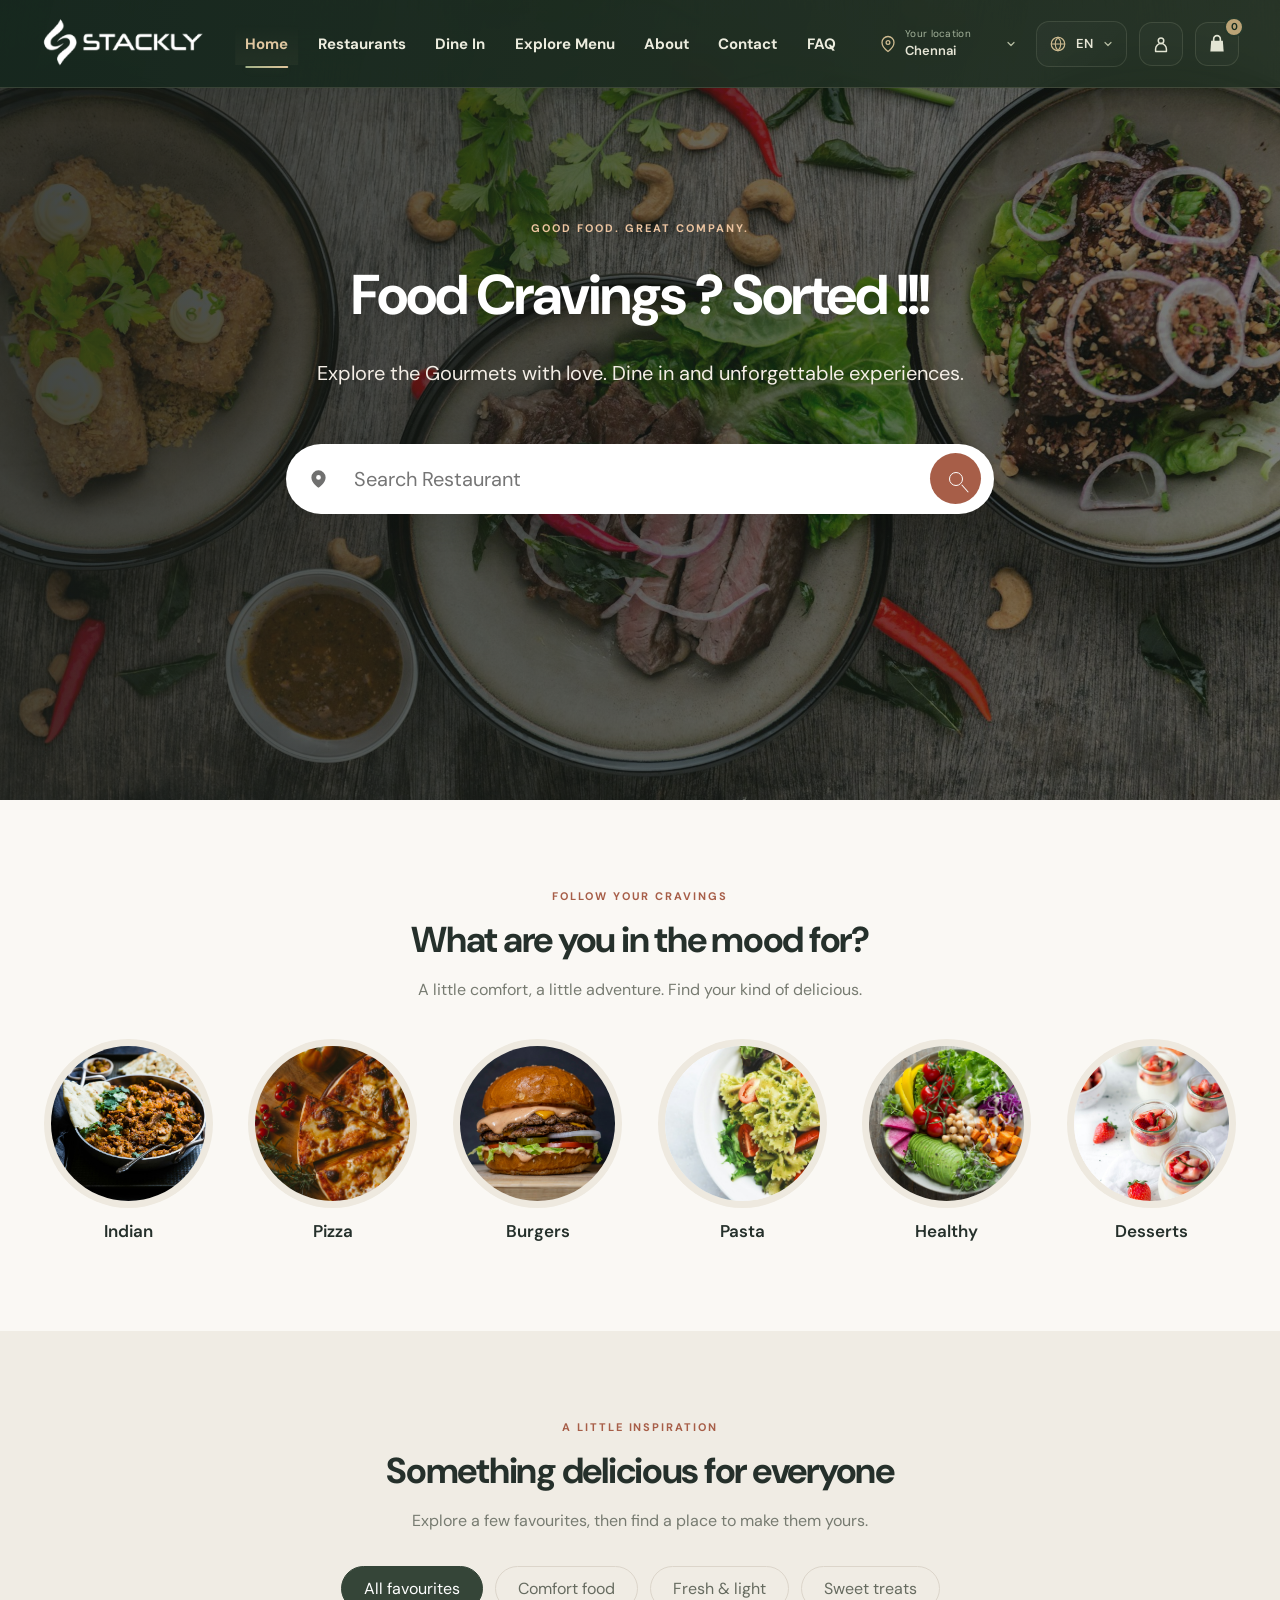
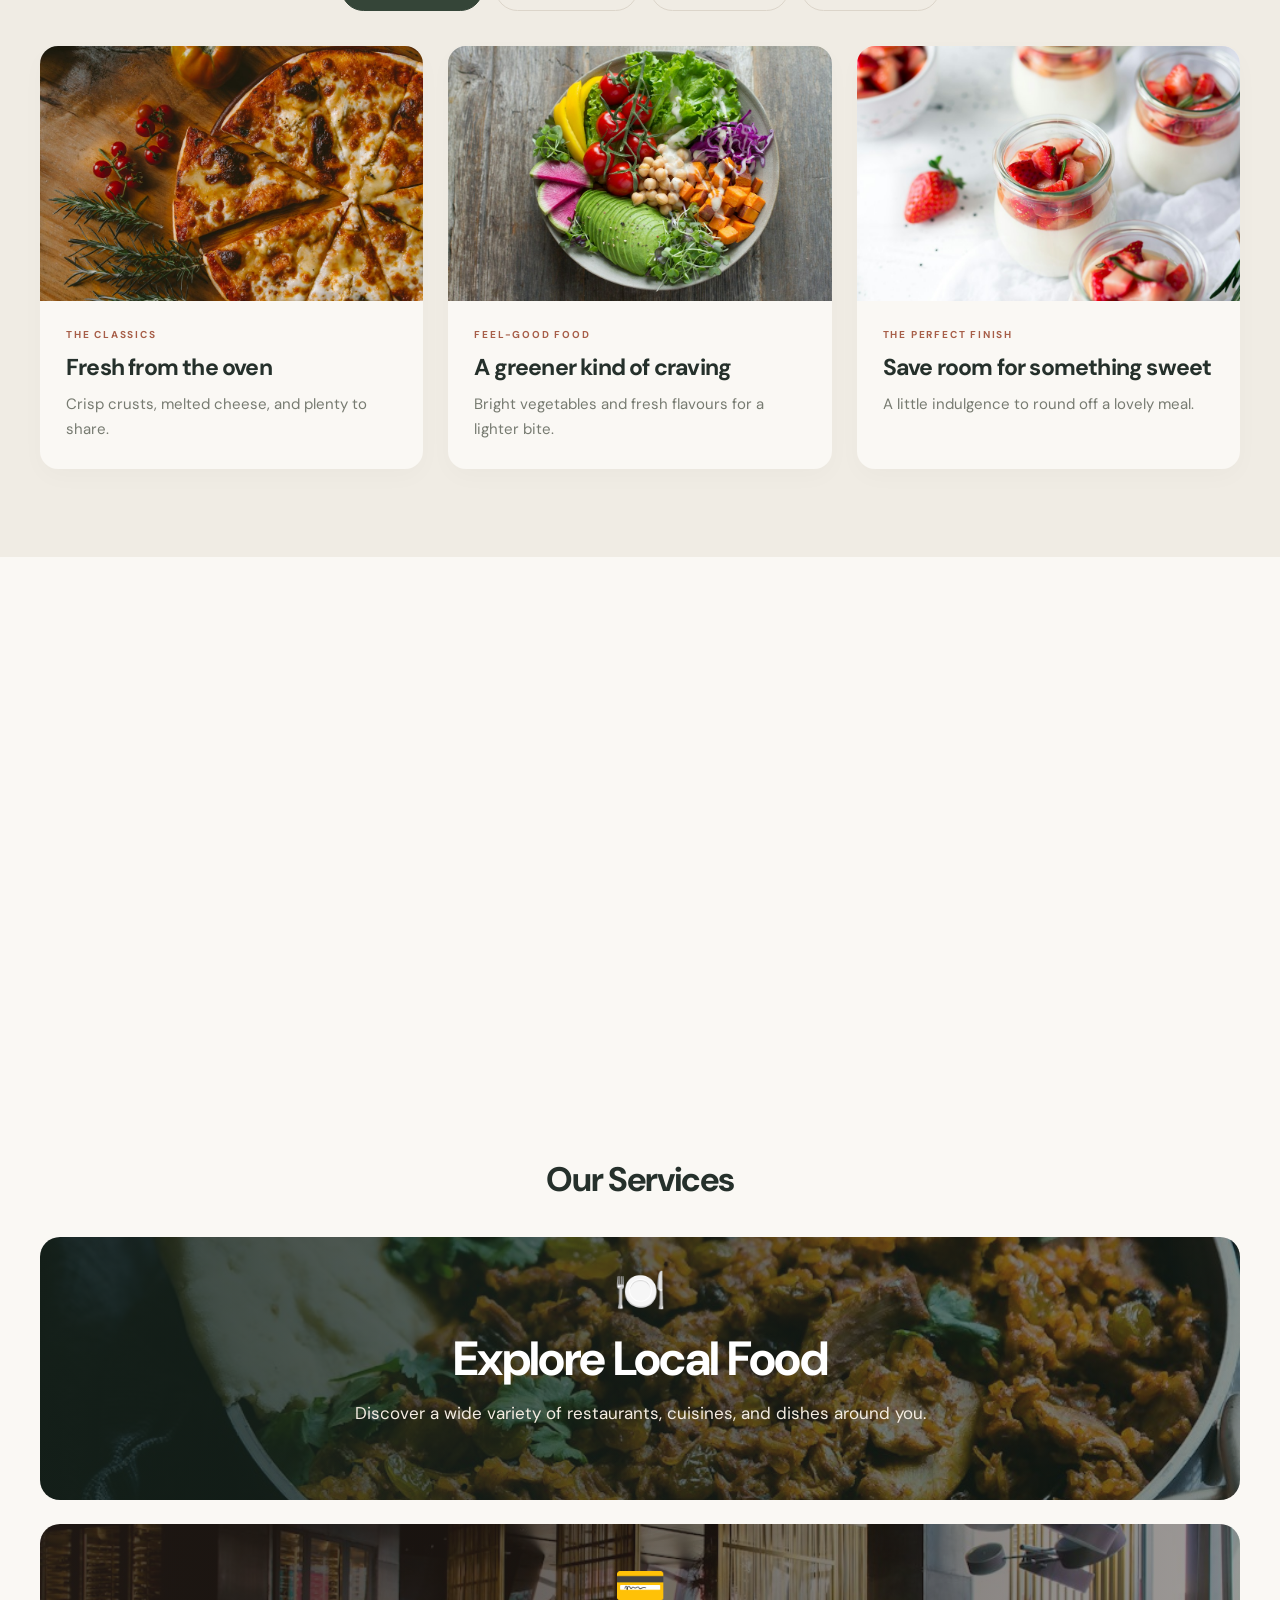
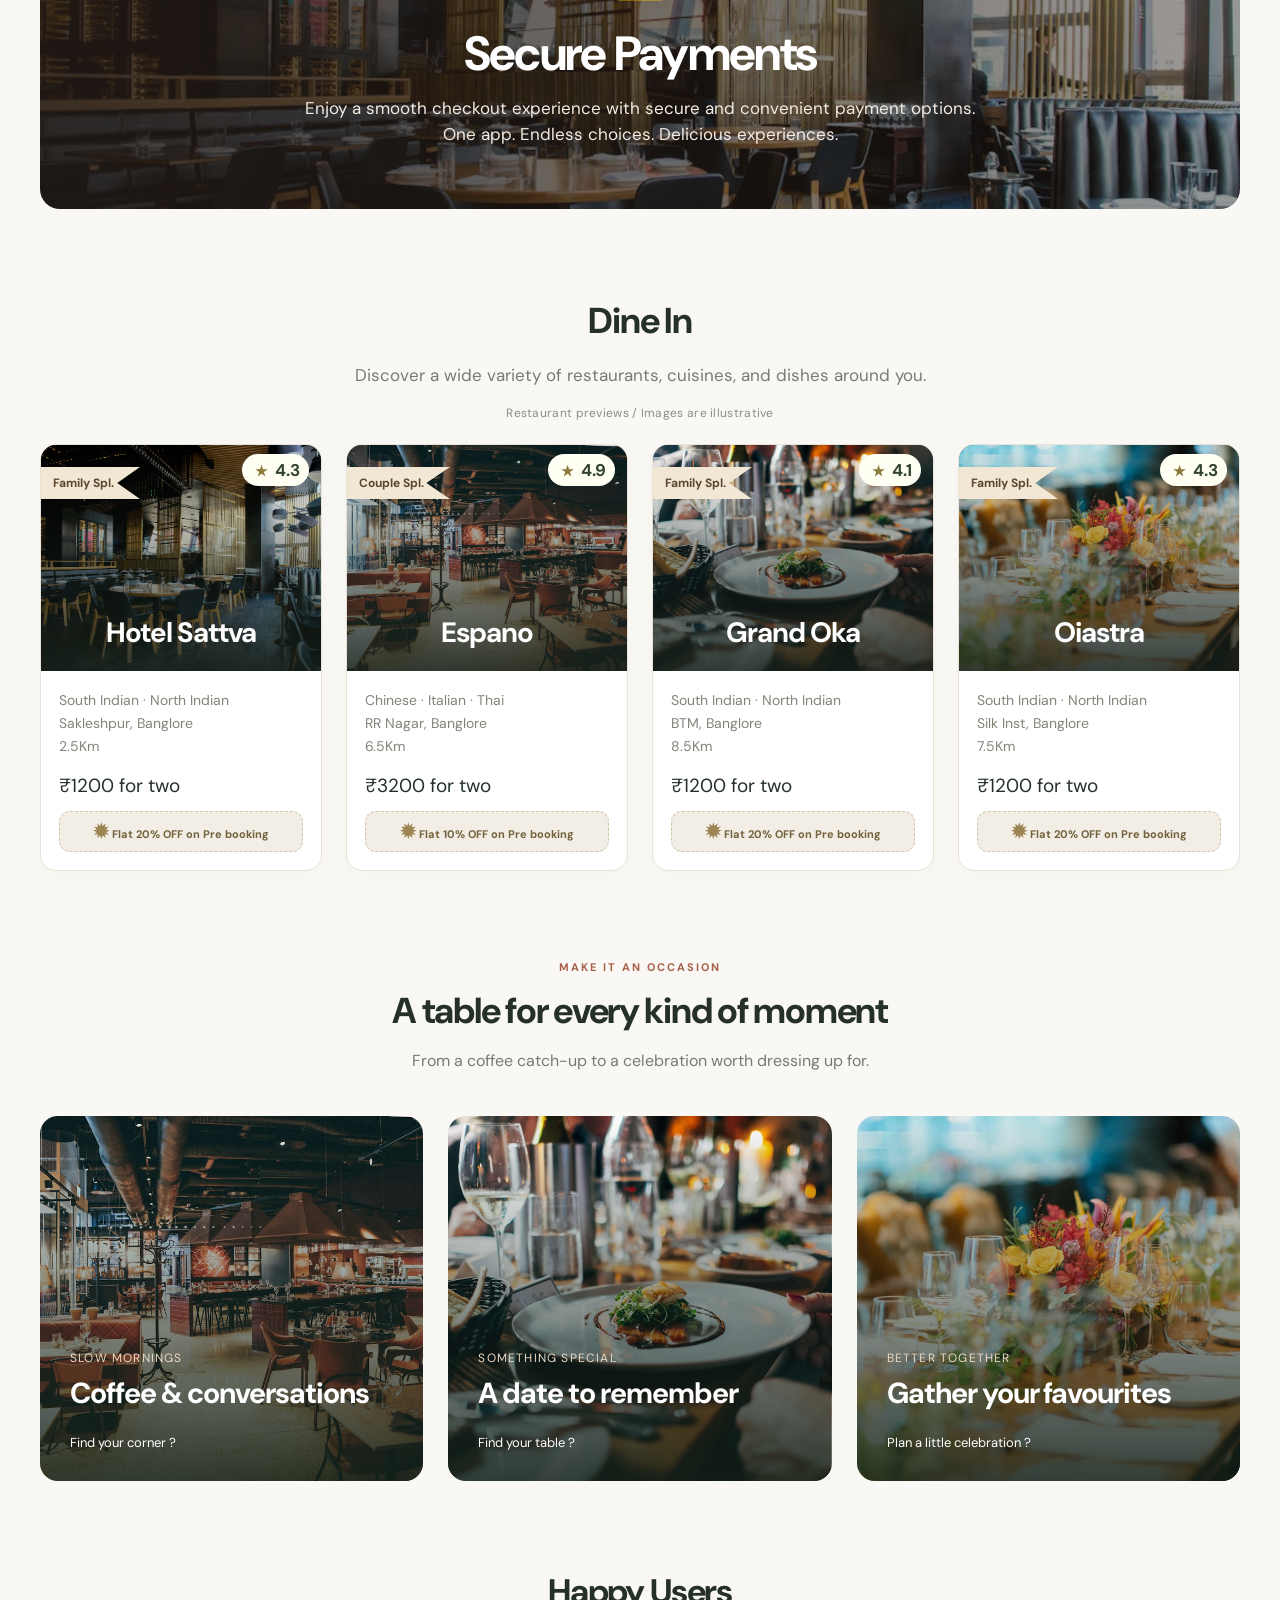
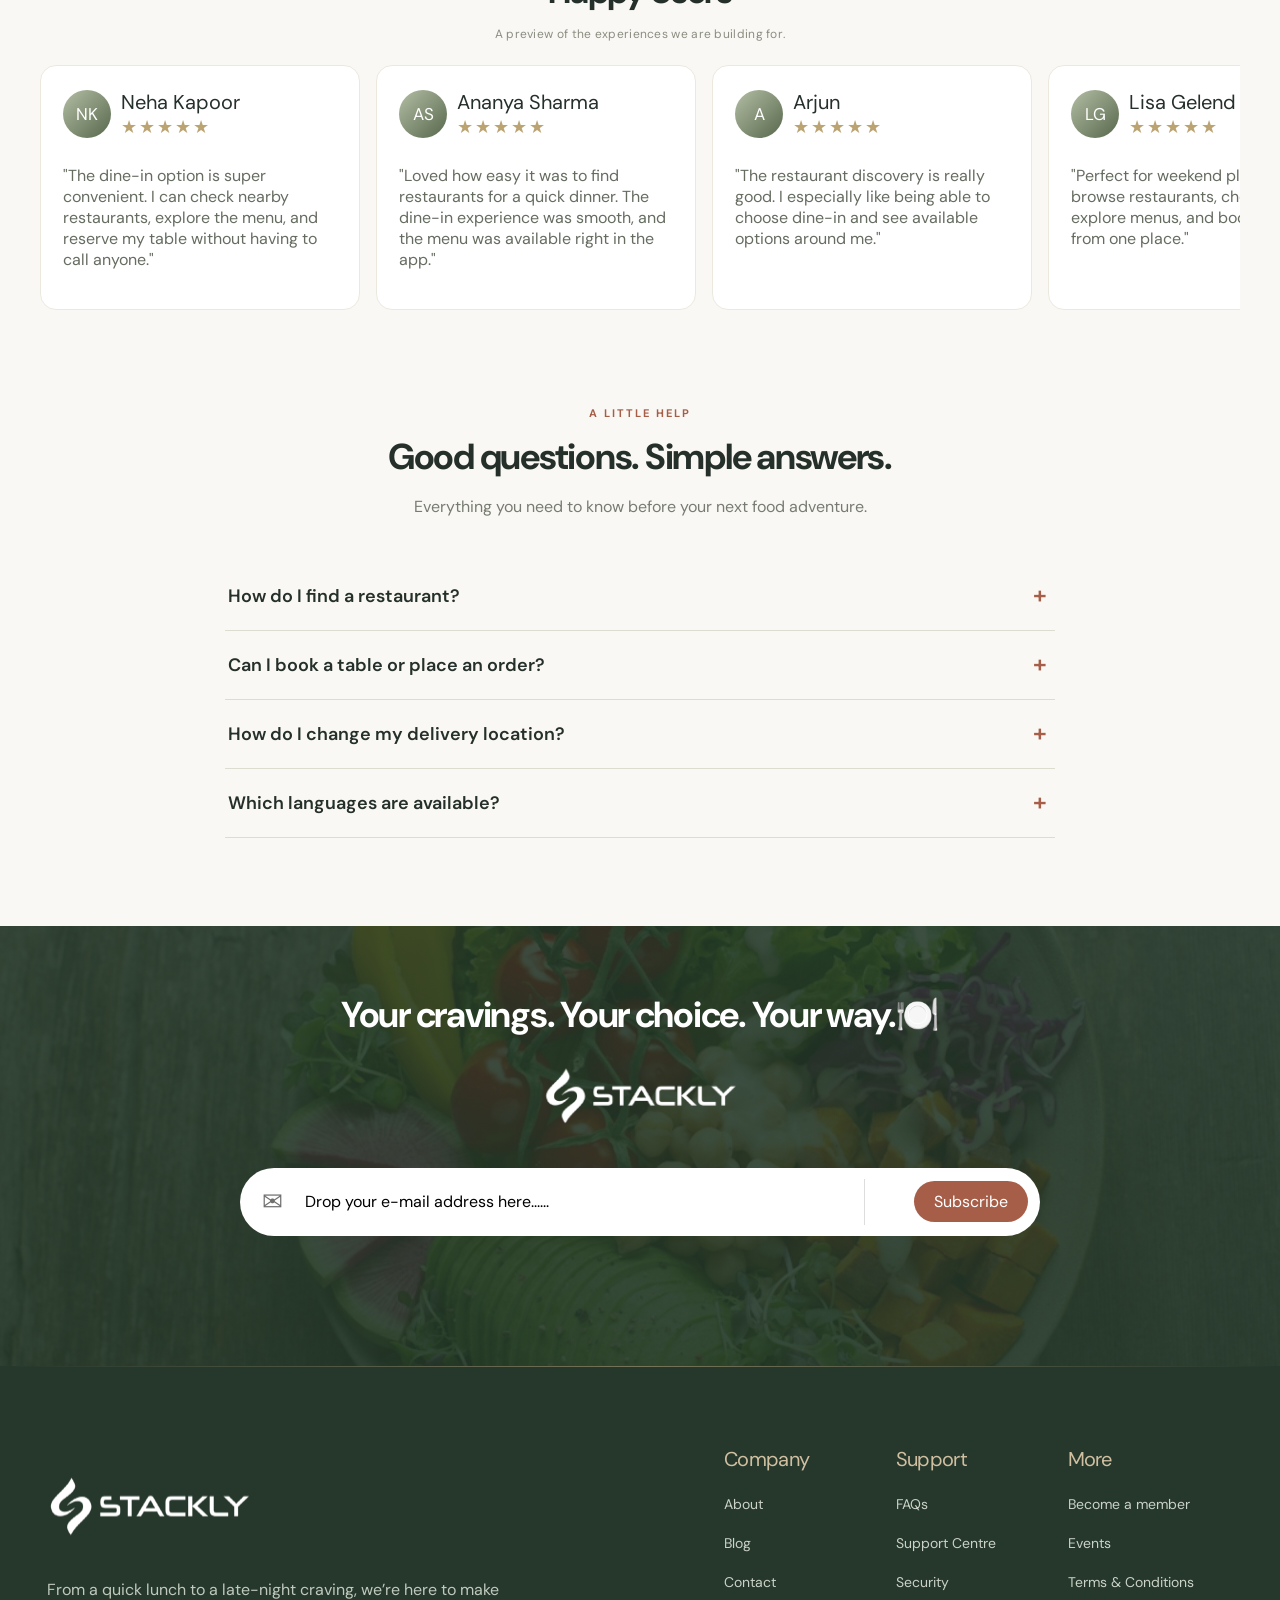
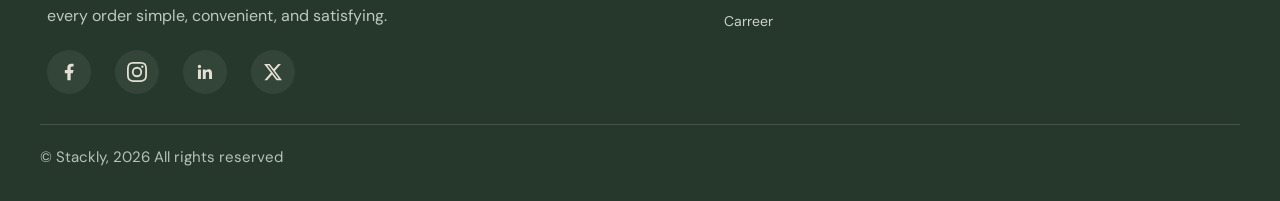
<file: index.html>
<!doctype html>
<html lang="en">
  <head>
    <meta charset="UTF-8" />
    <meta name="viewport" content="width=device-width, initial-scale=1.0" />
    <title>Stackly — Food Cravings? Sorted!</title>
    <meta
      name="description"
      content="Explore local food and find your next dine-in experience with Stackly."
    />
    <link rel="stylesheet" href="styles.css" />
    <script src="account-store.js?v=dashboard-sync2" defer></script>
    <script src="menu-data.js?v=dishphotos2" defer></script>
    <script src="cart-store.js?v=dashboard1" defer></script>
    <script src="script.js?v=currency2" defer></script>
    <script src="account-nav.js?v=dashboard1" defer></script>
    <link rel="icon" type="image/webp" href="assets/stackly-logo.webp" />
    <link rel="stylesheet" href="motion.css" />
    <script src="motion.js" defer></script>
    <link rel="stylesheet" href="header-motion.css?v=3" />
    <script src="header-motion.js?v=3" defer></script>
    <link rel="stylesheet" href="header-theme.css?v=1" />
    <link rel="stylesheet" href="footer-motion.css?v=1" />
    <script src="footer-motion.js?v=1" defer></script>
    <link rel="stylesheet" href="header-preferences.css?v=3" />
    <script src="language-data.js?v=1" defer></script>
    <script src="header-preferences.js?v=4" defer></script>
  </head>
  <body>
    <svg class="svg-defs" xmlns="http://www.w3.org/2000/svg">
      <defs>
        <symbol id="pin" viewBox="0 0 24 24">
          <path
            fill="currentColor"
            d="M12 1a9 9 0 0 0-9 9c0 7 9 13 9 13s9-6 9-13a9 9 0 0 0-9-9Zm0 12a3 3 0 1 1 0-6 3 3 0 0 1 0 6Z"
          />
        </symbol>
        <symbol id="people" viewBox="0 0 50 40">
          <g fill="currentColor">
            <ellipse cx="25" cy="10" rx="8" ry="10" />
            <path d="M10 36V25l15-8 15 8v11Z" />
            <ellipse cx="10" cy="11" rx="6" ry="8" />
            <ellipse cx="40" cy="11" rx="6" ry="8" />
            <path d="M0 32V23l10-6 6 4-9 5v6Zm50 0V23l-10-6-6 4 9 5v6Z" />
          </g>
        </symbol>
        <symbol id="building" viewBox="0 0 45 40">
          <path fill="currentColor" d="M5 2h30v12h5v22h3v3H2v-3h3Z" />
          <path
            stroke="#fafafe"
            stroke-width="4"
            d="M13 10h4m-4 8h4m-4 8h4m-4 8h4m8 2V21h10v15"
          />
        </symbol>
        <symbol id="sign" viewBox="0 0 40 40">
          <path stroke="currentColor" stroke-width="2" d="M20 1v36m-8 0h17" />
          <path
            fill="currentColor"
            d="M21 4h15l3 5-3 5H21ZM19 18H5l-4 5 4 5h14Z"
          />
        </symbol>
      </defs>
    </svg>
    <section class="hero" id="home">
      <header class="header wrap">
        <a class="brand" href="#home"
          ><img
            class="brand-logo"
            src="assets/stackly-logo.webp"
            alt="STACKLY"
            width="200"
            height="104"
        /></a>
        <nav aria-label="Main navigation">
          <a class="active" href="#home" aria-current="page">Home</a
          ><a href="restaurants.html">Restaurants</a
          ><a href="dine-in.html">Dine In</a
          ><a href="explore-menu.html">Explore Menu</a
          ><a href="about.html">About</a><a href="contact.html">Contact</a
          ><a href="faq.html">FAQ</a>
        </nav>
        <div class="auth header-actions">
          <label class="header-select location-control"
            ><svg aria-hidden="true"><use href="#pin" /></svg
            ><span class="delivery-location"
              ><span class="delivery-caption">Deliver to</span
              ><select
                id="location-select"
                aria-label="Change delivery location"
              >
                <option value="">Choose location</option>
                <option>Bengaluru</option>
                <option>Mumbai</option>
                <option>Delhi</option>
                <option selected>Chennai</option>
                <option>Hyderabad</option>
                <option>Pune</option>
              </select></span
            ></label
          ><label class="header-select"
            ><svg class="language-icon" viewBox="0 0 24 24" aria-hidden="true">
              <circle
                cx="12"
                cy="12"
                r="9"
                fill="none"
                stroke="currentColor"
                stroke-width="1.7"
              />
              <path
                d="M3 12h18M12 3c5 5 5 13 0 18-5-5-5-13 0-18Z"
                fill="none"
                stroke="currentColor"
                stroke-width="1.4"
              /></svg
            ><select id="language-select" aria-label="Select language">
              <option value="en">EN</option>
              <option value="hi">HI</option>
              <option value="kn">KN</option>
            </select></label
          >
          <a
            class="login"
            href="login.html?mode=login"
            aria-label="Login"
            title="Login"
          >
            <svg viewBox="0 0 24 24" aria-hidden="true">
              <circle cx="12" cy="8" r="3.3" />
              <path d="M5.5 21v-3a6.5 6.5 0 0 1 13 0v3Z" /></svg
            ><span class="control-label">Login</span></a
          ><a
            class="signup cart-button"
            id="cart-button"
            href="cart.html"
            aria-label="Open cart, 0 items"
            title="Cart"
            ><svg viewBox="0 0 24 24" aria-hidden="true">
              <path d="M5 8h14l1 13H4L5 8Z" fill="currentColor" />
              <path
                d="M8 9V6a4 4 0 0 1 8 0v3"
                fill="none"
                stroke="currentColor"
                stroke-width="2"
              /></svg
            ><span class="control-label">Add to Cart</span
            ><span class="cart-count">0</span></a
          >
        </div>
      </header>
      <div class="hero-content">
        <span class="eyebrow hero-eyebrow">GOOD FOOD. GREAT COMPANY.</span>
        <h1>Food Cravings ? Sorted !!!</h1>
        <p>
          Explore the Gourmets with love. Dine in and unforgettable experiences.
        </p>
        <form class="search" role="search">
          <svg><use href="#pin" /></svg
          ><input
            aria-label="Search Restaurant"
            placeholder="Search Restaurant"
            type="search"
          /><button aria-label="Search restaurants">
            <span class="search-icon"></span>
          </button>
        </form>
      </div>
    </section>
    <main>
      <section class="categories wrap section-space" id="categories">
        <div class="section-heading reveal">
          <span class="eyebrow">FOLLOW YOUR CRAVINGS</span>
          <h2>What are you in the mood for?</h2>
          <p>
            A little comfort, a little adventure. Find your kind of delicious.
          </p>
        </div>
        <div class="category-grid">
          <button class="category reveal" data-category="Indian">
            <img
              src="assets/indian.jpg"
              alt="Richly spiced Indian food"
              loading="lazy"
              width="180"
              height="180"
            /><span>Indian</span></button
          ><button class="category reveal" data-category="Pizza">
            <img
              src="assets/pizza.jpg"
              alt="Freshly baked pizza"
              loading="lazy"
              width="180"
              height="180"
            /><span>Pizza</span></button
          ><button class="category reveal" data-category="Burgers">
            <img
              src="assets/burger.jpg"
              alt="Burger with fresh vegetables"
              loading="lazy"
              width="180"
              height="180"
            /><span>Burgers</span></button
          ><button class="category reveal" data-category="Pasta">
            <img
              src="assets/pasta.jpg"
              alt="Fresh pasta with herbs"
              loading="lazy"
              width="180"
              height="180"
            /><span>Pasta</span></button
          ><button class="category reveal" data-category="Healthy">
            <img
              src="assets/salad.jpg"
              alt="Colourful vegetable salad"
              loading="lazy"
              width="180"
              height="180"
            /><span>Healthy</span></button
          ><button class="category reveal" data-category="Desserts">
            <img
              src="assets/dessert.jpg"
              alt="Sweet berry dessert"
              loading="lazy"
              width="180"
              height="180"
            /><span>Desserts</span>
          </button>
        </div>
      </section>
      <section class="menu-section section-space" id="explore-menu">
        <div class="wrap">
          <div class="section-heading reveal">
            <span class="eyebrow">A LITTLE INSPIRATION</span>
            <h2>Something delicious for everyone</h2>
            <p>
              Explore a few favourites, then find a place to make them yours.
            </p>
          </div>
          <div class="menu-filters" role="group" aria-label="Filter menu">
            <button class="selected" data-filter="all" aria-pressed="true">
              All favourites</button
            ><button data-filter="comfort" aria-pressed="false">
              Comfort food</button
            ><button data-filter="fresh" aria-pressed="false">
              Fresh & light</button
            ><button data-filter="sweet" aria-pressed="false">
              Sweet treats
            </button>
          </div>
          <div class="dish-grid">
            <article class="dish-card reveal" data-kind="comfort">
              <div class="dish-photo">
                <img
                  src="assets/pizza.jpg"
                  alt="Fresh from the oven"
                  width="600"
                  height="440"
                  loading="lazy"
                />
              </div>
              <div class="dish-copy">
                <span class="eyebrow">THE CLASSICS</span>
                <h3>Fresh from the oven</h3>
                <p>Crisp crusts, melted cheese, and plenty to share.</p>
              </div>
            </article>
            <article class="dish-card reveal" data-kind="fresh">
              <div class="dish-photo">
                <img
                  src="assets/salad.jpg"
                  alt="A greener kind of craving"
                  width="600"
                  height="440"
                  loading="lazy"
                />
              </div>
              <div class="dish-copy">
                <span class="eyebrow">FEEL-GOOD FOOD</span>
                <h3>A greener kind of craving</h3>
                <p>Bright vegetables and fresh flavours for a lighter bite.</p>
              </div>
            </article>
            <article class="dish-card reveal" data-kind="sweet">
              <div class="dish-photo">
                <img
                  src="assets/dessert.jpg"
                  alt="Save room for something sweet"
                  width="600"
                  height="440"
                  loading="lazy"
                />
              </div>
              <div class="dish-copy">
                <span class="eyebrow">THE PERFECT FINISH</span>
                <h3>Save room for something sweet</h3>
                <p>A little indulgence to round off a lovely meal.</p>
              </div>
            </article>
          </div>
        </div>
      </section>
      <section class="about wrap" id="about">
        <div class="about-visual reveal">
          <img
            src="assets/chef.jpg"
            alt="Fresh ingredients being prepared in a kitchen"
            width="1000"
            height="650"
            loading="lazy"
          /><span>Made for the moments<br />that bring us together.</span>
        </div>
        <h2 class="reveal">About Us</h2>
        <p class="about-copy reveal">
          Good food. Great moments. Delivered to you.<br />We believe food is
          more than just a meal — it’s a reason to connect, celebrate, and enjoy
          the little moments.
        </p>
        <div class="stats reveal">
          <div>
            <svg><use href="#people" /></svg>
            <p>200 +<br />Happy customers</p>
          </div>
          <div>
            <svg><use href="#building" /></svg>
            <p>65 +<br />Dine In’s</p>
          </div>
          <div>
            <svg><use href="#sign" /></svg>
            <p>250 +<br />Locations</p>
          </div>
        </div>
      </section>
      <section class="services wrap">
        <h2 class="reveal">Our Services</h2>
        <article class="service reveal">
          <span class="service-emoji">🍽️</span>
          <h3>Explore Local Food</h3>
          <p>
            Discover a wide variety of restaurants, cuisines, and dishes around
            you.
          </p>
        </article>
        <article class="service payment reveal">
          <span class="service-emoji">💳</span>
          <h3>Secure Payments</h3>
          <p>
            Enjoy a smooth checkout experience with secure and convenient
            payment options.<br />One app. Endless choices. Delicious
            experiences.
          </p>
        </article>
      </section>
      <section class="dine wrap" id="dine-in">
        <h2 class="reveal">Dine In</h2>
        <p class="section-copy reveal">
          Discover a wide variety of restaurants, cuisines, and dishes around
          you.
        </p>
        <p class="preview-caption">
          Restaurant previews / Images are illustrative
        </p>
        <div class="restaurants" id="restaurants"></div>
        <p class="empty" hidden>
          No restaurants found. Try a name, cuisine, or location.
        </p>
      </section>
      <section class="occasions section-space wrap">
        <div class="section-heading reveal">
          <span class="eyebrow">MAKE IT AN OCCASION</span>
          <h2>A table for every kind of moment</h2>
          <p>From a coffee catch-up to a celebration worth dressing up for.</p>
        </div>
        <div class="occasion-grid">
          <a
            class="occasion reveal"
            href="#dine-in"
            style="--scene: url(&quot;assets/cafe.jpg&quot;)"
            ><span>Slow mornings</span>
            <h3>Coffee & conversations</h3>
            <span class="occasion-link">Find your corner ?</span></a
          ><a
            class="occasion reveal"
            href="#dine-in"
            style="--scene: url(&quot;assets/dining.jpg&quot;)"
            ><span>Something special</span>
            <h3>A date to remember</h3>
            <span class="occasion-link">Find your table ?</span></a
          ><a
            class="occasion reveal"
            href="#dine-in"
            style="--scene: url(&quot;assets/friends.jpg&quot;)"
            ><span>Better together</span>
            <h3>Gather your favourites</h3>
            <span class="occasion-link">Plan a little celebration ?</span></a
          >
        </div>
      </section>
      <section class="testimonials wrap">
        <h2 class="reveal">Happy Users</h2>
        <p class="preview-caption">
          A preview of the experiences we are building for.
        </p>
        <div
          class="review-track"
          tabindex="0"
          aria-label="Customer reviews, scroll to see more"
        ></div>
      </section>
      <section class="faq-section wrap section-space" id="faq">
        <div class="section-heading reveal">
          <span class="eyebrow">A LITTLE HELP</span>
          <h2>Good questions. Simple answers.</h2>
          <p>Everything you need to know before your next food adventure.</p>
        </div>
        <div class="faq-list reveal">
          <details>
            <summary>How do I find a restaurant?</summary>
            <p>
              Use the search at the top of the page to search the sample
              restaurants by name, cuisine, or location. You can also browse the
              Dine In section.
            </p>
          </details>
          <details>
            <summary>Can I book a table or place an order?</summary>
            <p>
              This website is currently a preview. Browse the restaurants and
              food inspiration; live table bookings, menu prices, and ordering
              are not available yet.
            </p>
          </details>
          <details>
            <summary>How do I change my delivery location?</summary>
            <p>
              Choose a city using the Deliver to selector in the header. Your
              preference is remembered on this device. Restaurant listings
              currently show sample data.
            </p>
          </details>
          <details>
            <summary>Which languages are available?</summary>
            <p>
              The header supports 44 languages, including English, Hindi,
              Kannada, Arabic, French, Chinese, and more. Select your preference
              in the header. Full page translations are coming soon.
            </p>
          </details>
        </div>
      </section>
    </main>
    <section class="newsletter">
      <h2 class="reveal">Your cravings. Your choice. Your way.🍽️</h2>
      <img
        class="large-brand brand-logo reveal"
        src="assets/stackly-logo.webp"
        alt="STACKLY"
        width="240"
        height="125"
      />
      <form class="subscribe reveal">
        <span aria-hidden="true">✉</span
        ><input
          type="email"
          required
          aria-label="Email address"
          placeholder="Drop your e-mail address here......"
        /><button>Subscribe</button>
      </form>
      <p class="newsletter-status" role="status"></p>
    </section>
    <footer id="contact">
      <div class="footer-inner wrap">
        <div class="footer-about">
          <a href="#home" class="brand"
            ><img
              class="brand-logo"
              src="assets/stackly-logo.webp"
              alt="STACKLY"
              width="200"
              height="104"
          /></a>
          <p>
            From a quick lunch to a late-night craving, we’re here to make<br
              class="desktop-break"
            />
            every order simple, convenient, and satisfying.
          </p>
          <div class="socials">
            <a
              href="https://www.facebook.com/people/Stackly-Stackly/pfbid02NmgSaxmeD8WJngqrhKudvxzak9GvzPLz6YS9NMdJJM9rSeJ7ZTyG6h3HF3p3koBEl/?rdid=3qmngFeLJe3ChGfe&amp;share_url=https%3A%2F%2Fwww.facebook.com%2Fshare%2F1BrqaZkJRe%2F"
              target="_blank"
              rel="noopener noreferrer"
              aria-label="Facebook"
              ><svg
                viewBox="0 0 24 24"
                width="20"
                height="20"
                fill="currentColor"
                aria-hidden="true"
              >
                <path
                  d="M14 13.5h2.5l1-4H14v-2c0-1.03 0-2 2-2h1.5V2.14c-.326-.043-1.557-.14-2.857-.14C11.928 2 10 3.657 10 6.7v2.8H7v4h3V22h4v-8.5z"
                /></svg></a
            ><a
              href="https://www.instagram.com/thestackly"
              target="_blank"
              rel="noopener noreferrer"
              aria-label="Instagram"
              ><svg
                viewBox="0 0 24 24"
                width="20"
                height="20"
                fill="currentColor"
                aria-hidden="true"
              >
                <path
                  d="M12 2.163c3.204 0 3.584.012 4.85.07 3.252.148 4.771 1.691 4.919 4.919.058 1.265.069 1.645.069 4.849 0 3.205-.012 3.584-.069 4.849-.149 3.225-1.664 4.771-4.919 4.919-1.266.058-1.644.07-4.85.07-3.204 0-3.584-.012-4.849-.07-3.26-.149-4.771-1.699-4.919-4.92-.058-1.265-.07-1.644-.07-4.849 0-3.204.013-3.583.07-4.849.149-3.227 1.664-4.771 4.919-4.919 1.266-.057 1.645-.069 4.849-.069zm0-2.163c-3.259 0-3.667.014-4.947.072-4.358.2-6.78 2.618-6.98 6.98-.059 1.281-.073 1.689-.073 4.948 0 3.259.014 3.668.072 4.948.2 4.358 2.618 6.78 6.98 6.98 1.281.058 1.689.072 4.948.072 3.259 0 3.668-.014 4.948-.072 4.354-.2 6.782-2.618 6.979-6.98.059-1.28.073-1.689.073-4.948 0-3.259-.014-3.667-.072-4.947-.196-4.354-2.617-6.78-6.979-6.98-1.281-.059-1.69-.073-4.949-.073zm0 5.838a6.162 6.162 0 1 0 0 12.324 6.162 6.162 0 0 0 0-12.324zM12 16a4 4 0 1 1 0-8 4 4 0 0 1 0 8zm6.406-11.845a1.44 1.44 0 1 0 0 2.881 1.44 1.44 0 0 0 0-2.881z"
                /></svg></a
            ><a
              href="https://www.linkedin.com/company/the-stackly/"
              target="_blank"
              rel="noopener noreferrer"
              aria-label="LinkedIn"
              ><svg
                viewBox="0 0 24 24"
                width="20"
                height="20"
                fill="currentColor"
                aria-hidden="true"
              >
                <path
                  d="M20.447 20.452h-3.554v-5.569c0-1.328-.027-3.037-1.852-3.037-1.853 0-2.136 1.445-2.136 2.939v5.667H9.351V9h3.414v1.561h.046c.477-.9 1.637-1.85 3.37-1.85 3.601 0 4.267 2.37 4.267 5.455v6.286zM5.337 7.433a2.062 2.062 0 0 1-2.063-2.065 2.064 2.064 0 1 1 2.063 2.065zm1.782 13.019H3.555V9h3.564v11.452z"
                /></svg></a
            ><a
              href="https://x.com/The_Stackly"
              target="_blank"
              rel="noopener noreferrer"
              aria-label="X"
              ><svg
                viewBox="0 0 24 24"
                width="20"
                height="20"
                fill="currentColor"
                aria-hidden="true"
              >
                <path
                  d="M18.244 2.25h3.308l-7.227 8.26 8.502 11.24H16.17l-5.214-6.817L4.99 21.75H1.68l7.73-8.835L1.254 2.25H8.08l4.713 6.231zm-1.161 17.52h1.833L7.084 4.126H5.117z"
                /></svg
            ></a>
          </div>
        </div>
        <div class="footer-links">
          <div>
            <h3>Company</h3>
            <a href="about.html">About</a><button data-info="Blog">Blog</button
            ><a href="contact.html">Contact</a
            ><button data-info="Career">Carreer</button>
          </div>
          <div>
            <h3>Support</h3>
            <a href="faq.html">FAQs</a
            ><button data-info="Support Centre">Support Centre</button
            ><button data-info="Security">Security</button>
          </div>
          <div>
            <h3>More</h3>
            <button data-auth="Sign Up">Become a member</button
            ><button data-info="Events">Events</button
            ><button data-info="Terms & Conditions">Terms & Conditions</button>
          </div>
        </div>
        <div class="footer-divider" aria-hidden="true"></div>
        <p class="copyright">© Stackly, 2026 All rights reserved</p>
      </div>
    </footer>
    <dialog id="modal">
      <button class="close" aria-label="Close dialog">×</button>
      <div id="modal-content"></div>
    </dialog>
    <div class="toast" role="status"></div>
  </body>
</html>
</file>
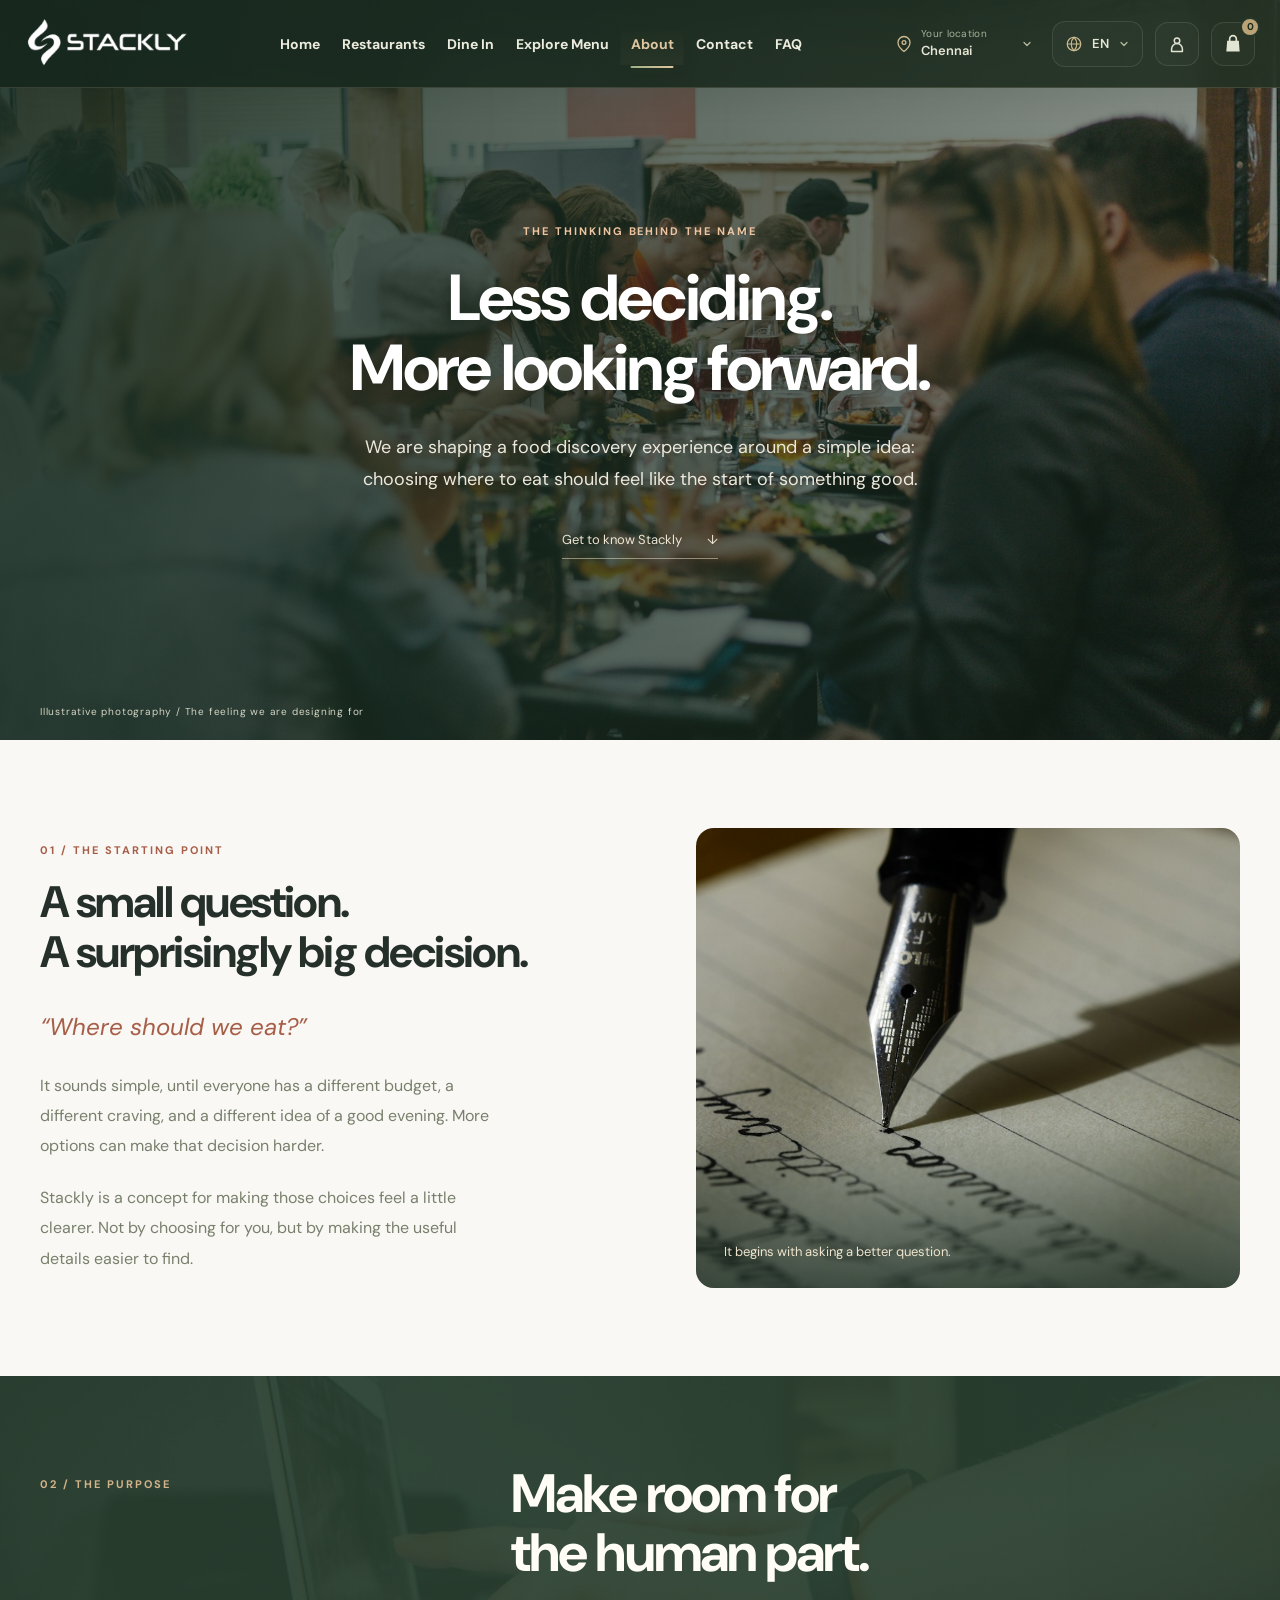
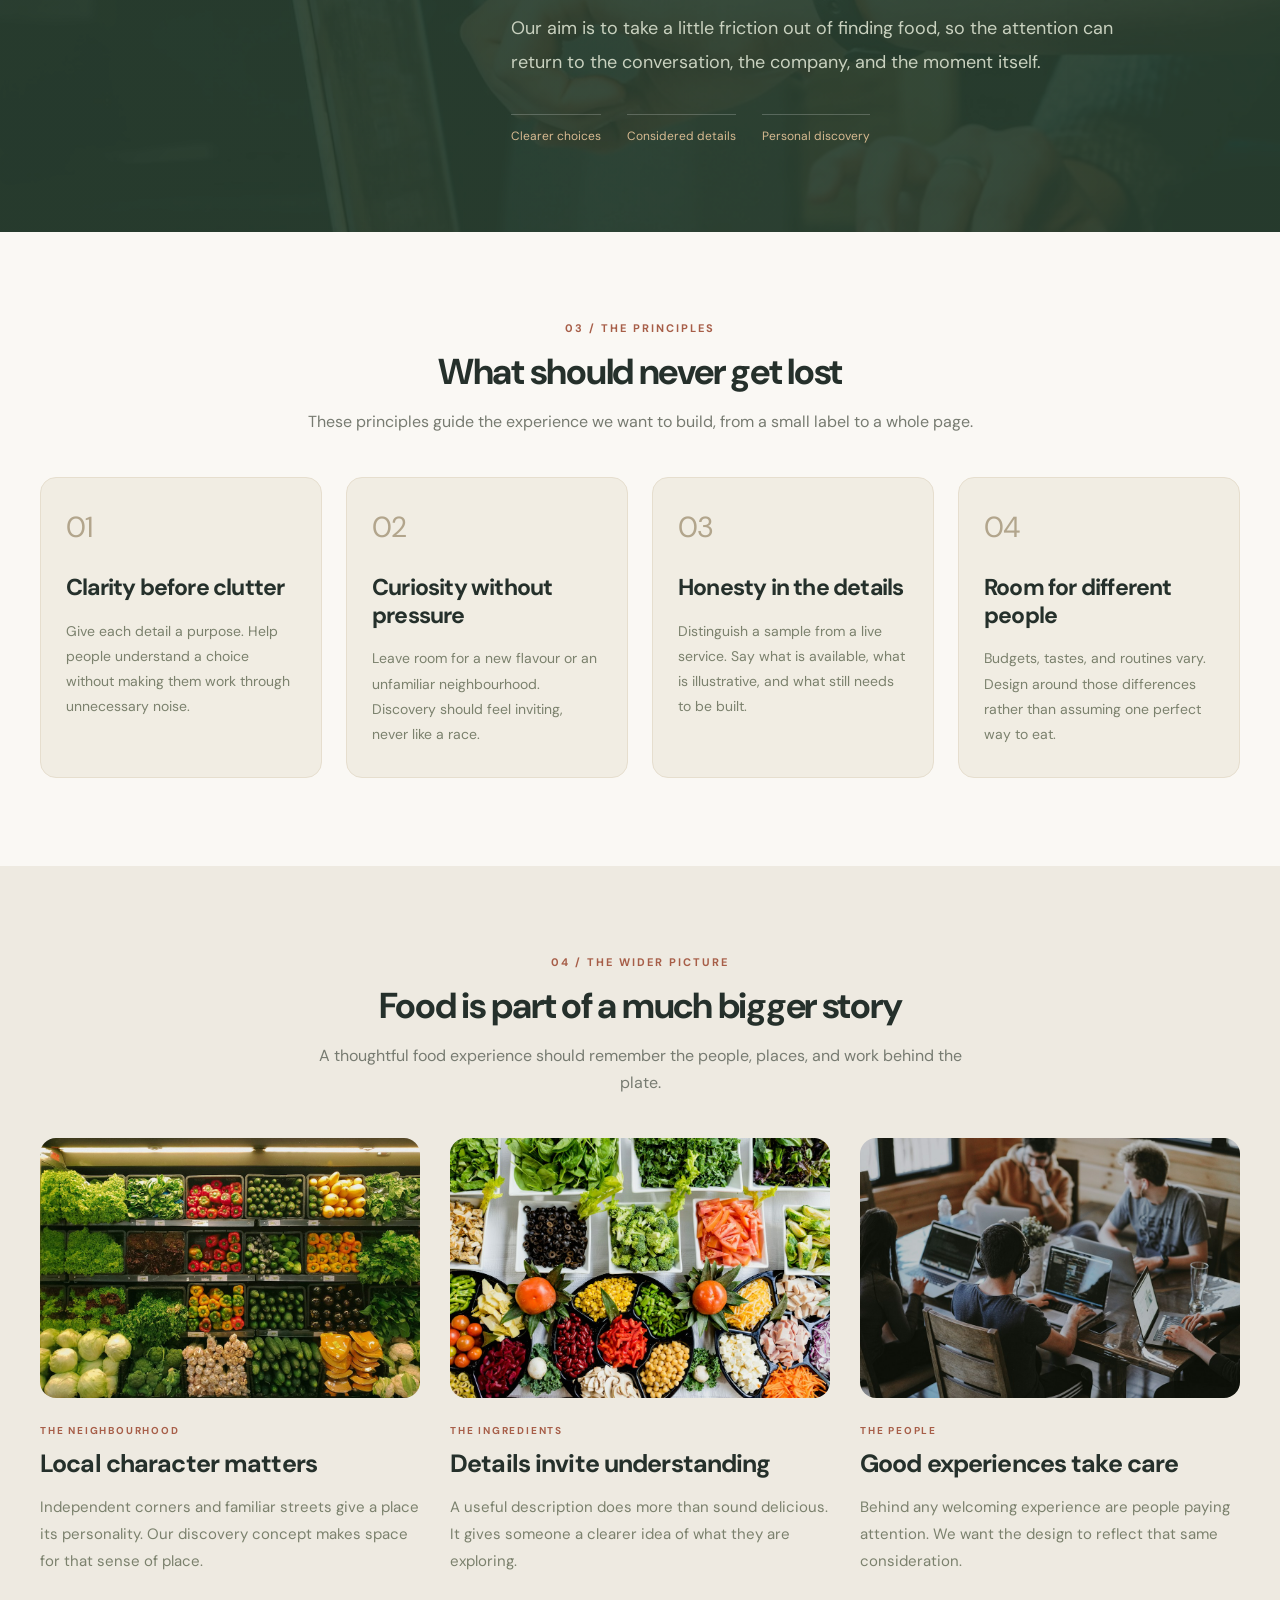
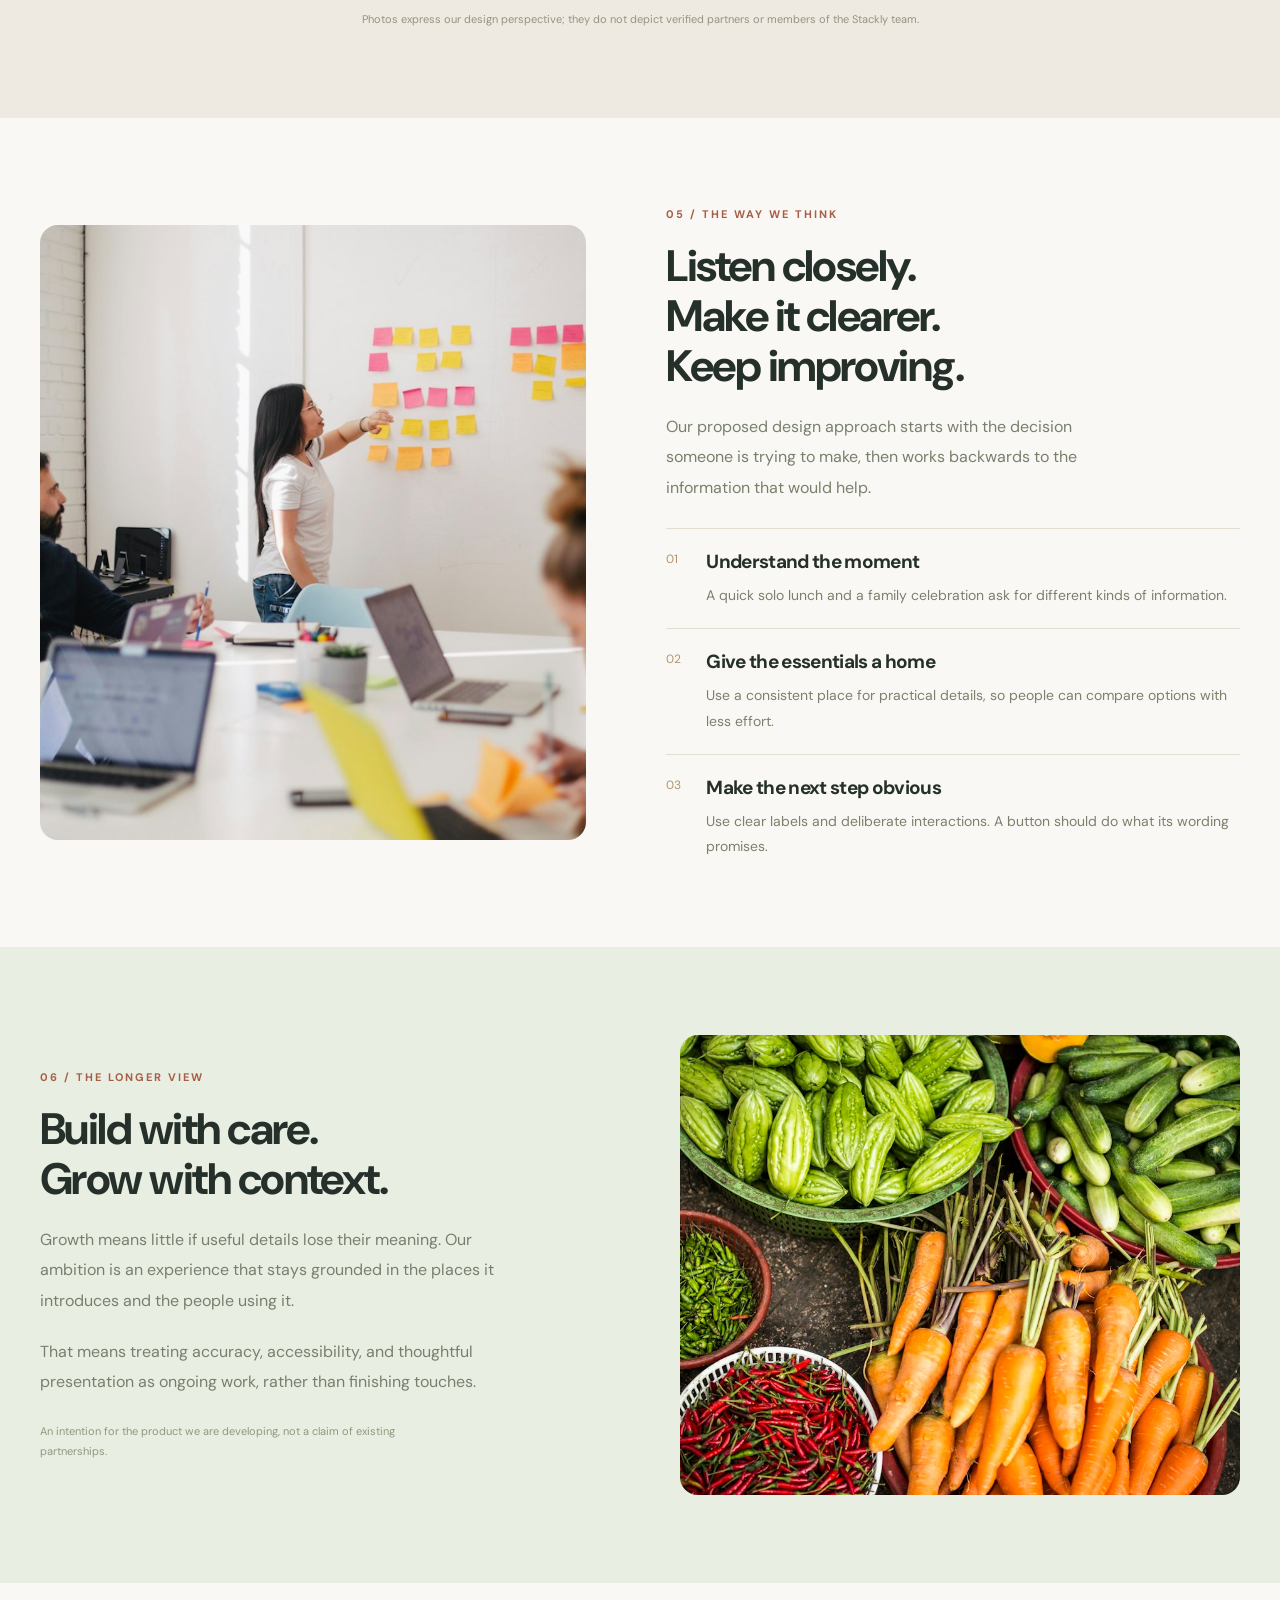
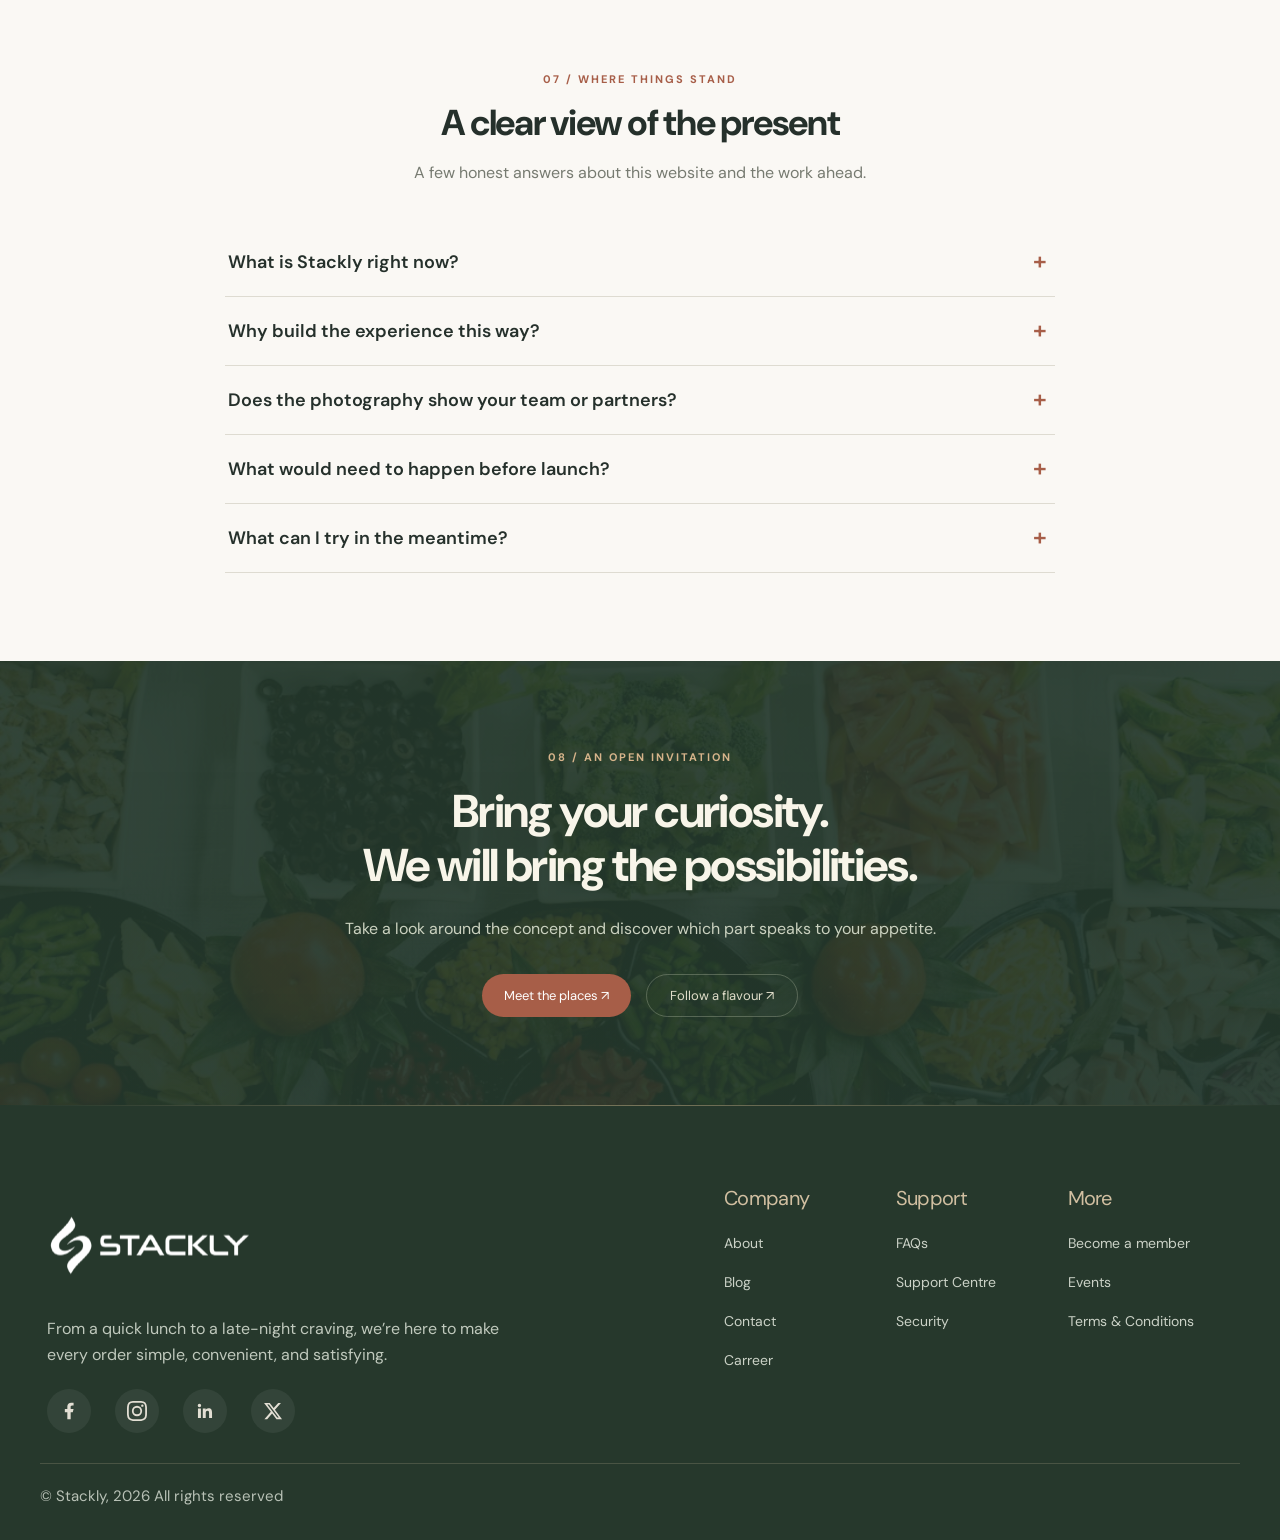
<file: about.html>
<!doctype html><html lang="en"><head><meta charset="UTF-8"><meta name="viewport" content="width=device-width, initial-scale=1.0"><title>About Stackly - A more thoughtful food experience</title><meta name="description" content="Discover the idea, values, and design principles behind Stackly, a food discovery concept built around real-life decisions."><link rel="stylesheet" href="styles.css"><link rel="stylesheet" href="about.css"><script src="account-store.js?v=dashboard-sync2" defer></script><script src="menu-data.js?v=dishphotos2" defer></script><script src="cart-store.js?v=dashboard1" defer></script><script src="about.js" defer></script><script src="account-nav.js?v=dashboard1" defer></script><link rel="icon" type="image/webp" href="assets/stackly-logo.webp"><link rel="stylesheet" href="motion.css"><script src="motion.js" defer></script><link rel="stylesheet" href="header-motion.css?v=3"><script src="header-motion.js?v=3" defer></script><link rel="stylesheet" href="header-theme.css?v=1"><link rel="stylesheet" href="footer-motion.css?v=1"><script src="footer-motion.js?v=1" defer></script><link rel="stylesheet" href="header-preferences.css?v=3"><script src="language-data.js?v=1" defer></script><script src="header-preferences.js?v=4" defer></script></head><body class="about-page"><svg class="svg-defs" xmlns="http://www.w3.org/2000/svg"><defs>
    
    <symbol id="pin" viewBox="0 0 24 24"><path fill="currentColor" d="M12 1a9 9 0 0 0-9 9c0 7 9 13 9 13s9-6 9-13a9 9 0 0 0-9-9Zm0 12a3 3 0 1 1 0-6 3 3 0 0 1 0 6Z"/></symbol>
    <symbol id="people" viewBox="0 0 50 40"><g fill="currentColor"><ellipse cx="25" cy="10" rx="8" ry="10"/><path d="M10 36V25l15-8 15 8v11Z"/><ellipse cx="10" cy="11" rx="6" ry="8"/><ellipse cx="40" cy="11" rx="6" ry="8"/><path d="M0 32V23l10-6 6 4-9 5v6Zm50 0V23l-10-6-6 4 9 5v6Z"/></g></symbol>
    <symbol id="building" viewBox="0 0 45 40"><path fill="currentColor" d="M5 2h30v12h5v22h3v3H2v-3h3Z"/><path stroke="#fafafe" stroke-width="4" d="M13 10h4m-4 8h4m-4 8h4m-4 8h4m8 2V21h10v15"/></symbol>
    <symbol id="sign" viewBox="0 0 40 40"><path stroke="currentColor" stroke-width="2" d="M20 1v36m-8 0h17"/><path fill="currentColor" d="M21 4h15l3 5-3 5H21ZM19 18H5l-4 5 4 5h14Z"/></symbol>
  </defs></svg><section class="hero about-hero" id="home"><header class="header wrap"><a class="brand" href="index.html#home"><img class="brand-logo" src="assets/stackly-logo.webp" alt="STACKLY" width="200" height="104"></a><nav aria-label="Main navigation"><a href="index.html#home">Home</a><a href="restaurants.html">Restaurants</a><a href="dine-in.html">Dine In</a><a href="explore-menu.html">Explore Menu</a><a class="active" href="about.html" aria-current="page">About</a><a href="contact.html">Contact</a><a href="faq.html">FAQ</a></nav><div class="auth header-actions"><label class="header-select location-control"><svg aria-hidden="true"><use href="#pin"/></svg><span class="delivery-location"><span class="delivery-caption">Deliver to</span><select id="location-select" aria-label="Change delivery location"><option value="">Choose location</option><option>Bengaluru</option><option>Mumbai</option><option>Delhi</option><option selected>Chennai</option><option>Hyderabad</option><option>Pune</option></select></span></label><label class="header-select"><svg class="language-icon" viewBox="0 0 24 24" aria-hidden="true"><circle cx="12" cy="12" r="9" fill="none" stroke="currentColor" stroke-width="1.7"/><path d="M3 12h18M12 3c5 5 5 13 0 18-5-5-5-13 0-18Z" fill="none" stroke="currentColor" stroke-width="1.4"/></svg><select id="language-select" aria-label="Select language"><option value="en">EN</option><option value="hi">HI</option><option value="kn">KN</option></select></label><a class="login" href="login.html" aria-label="Login" title="Login"><svg viewBox="0 0 24 24" aria-hidden="true"><circle cx="12" cy="8" r="3.3"/><path d="M5.5 21v-3a6.5 6.5 0 0 1 13 0v3Z"/></svg><span class="control-label">Login</span></a><a class="signup cart-button" id="cart-button" href="cart.html" aria-label="Open cart, 0 items" title="Cart"><svg viewBox="0 0 24 24" aria-hidden="true"><path d="M5 8h14l1 13H4L5 8Z" fill="currentColor"/><path d="M8 9V6a4 4 0 0 1 8 0v3" fill="none" stroke="currentColor" stroke-width="2"/></svg><span class="control-label">Add to Cart</span><span class="cart-count">0</span></a></div></header><div class="hero-content"><span class="eyebrow hero-eyebrow">THE THINKING BEHIND THE NAME</span><h1>Less deciding.<br>More looking forward.</h1><p>We are shaping a food discovery experience around a simple idea:<br>choosing where to eat should feel like the start of something good.</p><a class="about-hero-link" href="#our-idea">Get to know Stackly <span aria-hidden="true">&#8595;</span></a></div><span class="photo-caption">Illustrative photography / The feeling we are designing for</span></section><main><section class="wrap section-space story-section" id="our-idea"><div class="story-copy reveal"><span class="eyebrow">01 / THE STARTING POINT</span><h2>A small question.<br>A surprisingly big decision.</h2><p class="story-lead">&ldquo;Where should we eat?&rdquo;</p><p>It sounds simple, until everyone has a different budget, a different craving, and a different idea of a good evening. More options can make that decision harder.</p><p>Stackly is a concept for making those choices feel a little clearer. Not by choosing for you, but by making the useful details easier to find.</p></div><figure class="story-photo reveal"><img src="assets/about/notebook.jpg" width="1000" height="1100" loading="lazy" alt="An open notebook for collecting ideas"><figcaption>It begins with asking a better question.</figcaption></figure></section><section class="mission-section section-space"><div class="wrap mission-layout"><span class="eyebrow reveal">02 / THE PURPOSE</span><div class="reveal"><h2>Make room for<br>the human part.</h2><p>Our aim is to take a little friction out of finding food, so the attention can return to the conversation, the company, and the moment itself.</p><div class="mission-line"><span>Clearer choices</span><span>Considered details</span><span>Personal discovery</span></div></div></div></section><section class="wrap section-space" id="values"><div class="section-heading reveal"><span class="eyebrow">03 / THE PRINCIPLES</span><h2>What should never get lost</h2><p>These principles guide the experience we want to build, from a small label to a whole page.</p></div><div class="values-grid"><article class="value-card reveal"><span>01</span><h3>Clarity before clutter</h3><p>Give each detail a purpose. Help people understand a choice without making them work through unnecessary noise.</p></article><article class="value-card reveal"><span>02</span><h3>Curiosity without pressure</h3><p>Leave room for a new flavour or an unfamiliar neighbourhood. Discovery should feel inviting, never like a race.</p></article><article class="value-card reveal"><span>03</span><h3>Honesty in the details</h3><p>Distinguish a sample from a live service. Say what is available, what is illustrative, and what still needs to be built.</p></article><article class="value-card reveal"><span>04</span><h3>Room for different people</h3><p>Budgets, tastes, and routines vary. Design around those differences rather than assuming one perfect way to eat.</p></article></div></section><section class="perspective-section section-space"><div class="wrap"><div class="section-heading reveal"><span class="eyebrow">04 / THE WIDER PICTURE</span><h2>Food is part of a much bigger story</h2><p>A thoughtful food experience should remember the people, places, and work behind the plate.</p></div><div class="perspective-grid"><article class="perspective-card reveal"><div><img src="assets/about/market.jpg" width="700" height="500" loading="lazy" alt="Local character matters"></div><span class="eyebrow">THE NEIGHBOURHOOD</span><h3>Local character matters</h3><p>Independent corners and familiar streets give a place its personality. Our discovery concept makes space for that sense of place.</p></article><article class="perspective-card reveal"><div><img src="assets/about/ingredients.jpg" width="700" height="500" loading="lazy" alt="Details invite understanding"></div><span class="eyebrow">THE INGREDIENTS</span><h3>Details invite understanding</h3><p>A useful description does more than sound delicious. It gives someone a clearer idea of what they are exploring.</p></article><article class="perspective-card reveal"><div><img src="assets/about/team.jpg" width="700" height="500" loading="lazy" alt="Good experiences take care"></div><span class="eyebrow">THE PEOPLE</span><h3>Good experiences take care</h3><p>Behind any welcoming experience are people paying attention. We want the design to reflect that same consideration.</p></article></div><p class="about-note">Photos express our design perspective; they do not depict verified partners or members of the Stackly team.</p></div></section><section class="wrap section-space process-section"><div class="process-image reveal"><img src="assets/about/workshop.jpg" width="1000" height="1100" loading="lazy" alt="A collaborative workshop with notes and ideas"></div><div class="process-copy reveal"><span class="eyebrow">05 / THE WAY WE THINK</span><h2>Listen closely.<br>Make it clearer.<br>Keep improving.</h2><p>Our proposed design approach starts with the decision someone is trying to make, then works backwards to the information that would help.</p><ol class="process-list"><li><h3>Understand the moment</h3><p>A quick solo lunch and a family celebration ask for different kinds of information.</p></li><li><h3>Give the essentials a home</h3><p>Use a consistent place for practical details, so people can compare options with less effort.</p></li><li><h3>Make the next step obvious</h3><p>Use clear labels and deliberate interactions. A button should do what its wording promises.</p></li></ol></div></section><section class="community-section section-space"><div class="wrap community-layout"><div class="community-copy reveal"><span class="eyebrow">06 / THE LONGER VIEW</span><h2>Build with care.<br>Grow with context.</h2><p>Growth means little if useful details lose their meaning. Our ambition is an experience that stays grounded in the places it introduces and the people using it.</p><p>That means treating accuracy, accessibility, and thoughtful presentation as ongoing work, rather than finishing touches.</p><span class="community-footnote">An intention for the product we are developing, not a claim of existing partnerships.</span></div><div class="community-image reveal"><img src="assets/about/grow.jpg" width="900" height="950" loading="lazy" alt="Green plants growing in a cultivated garden"></div></div></section><section class="wrap section-space about-commitments" id="faq"><div class="section-heading reveal"><span class="eyebrow">07 / WHERE THINGS STAND</span><h2>A clear view of the present</h2><p>A few honest answers about this website and the work ahead.</p></div><div class="faq-list reveal"><details><summary>What is Stackly right now?</summary><p>Stackly is a website concept in development. The pages demonstrate a food discovery experience; they are not connected to a live restaurant marketplace.</p></details><details><summary>Why build the experience this way?</summary><p>The concept prioritises practical information, calm layouts, and room for personal preferences. The goal is to make decisions feel more manageable, without overwhelming the person making them.</p></details><details><summary>Does the photography show your team or partners?</summary><p>No. Photography is illustrative. We have not represented the people or businesses in these images as employees, partners, or verified listed venues.</p></details><details><summary>What would need to happen before launch?</summary><p>A live service would need verified information, appropriate account and privacy controls, operational support, and tested booking or ordering systems. Those services are not available in this preview.</p></details><details><summary>What can I try in the meantime?</summary><p>You can explore the layouts and use browser-local features such as search, filters, saved dishes, and a personal dining plan. These interactions help demonstrate the concept without creating real orders or reservations.</p></details></div></section><section class="about-invitation section-space"><div class="wrap reveal"><span class="eyebrow">08 / AN OPEN INVITATION</span><h2>Bring your curiosity.<br>We will bring the possibilities.</h2><p>Take a look around the concept and discover which part speaks to your appetite.</p><div class="invitation-links"><a class="solid-link" href="restaurants.html">Meet the places &#8599;</a><a class="outline-link" href="explore-menu.html">Follow a flavour &#8599;</a></div></div></section></main><footer id="contact"><div class="footer-inner wrap"><div class="footer-about"><a href="index.html#home" class="brand"><img class="brand-logo" src="assets/stackly-logo.webp" alt="STACKLY" width="200" height="104"></a><p>From a quick lunch to a late-night craving, we’re here to make<br class="desktop-break"> every order simple, convenient, and satisfying.</p><div class="socials"><a href="https://www.facebook.com/people/Stackly-Stackly/pfbid02NmgSaxmeD8WJngqrhKudvxzak9GvzPLz6YS9NMdJJM9rSeJ7ZTyG6h3HF3p3koBEl/?rdid=3qmngFeLJe3ChGfe&amp;share_url=https%3A%2F%2Fwww.facebook.com%2Fshare%2F1BrqaZkJRe%2F" target="_blank" rel="noopener noreferrer" aria-label="Facebook"><svg viewBox="0 0 24 24" width="20" height="20" fill="currentColor" aria-hidden="true"><path d="M14 13.5h2.5l1-4H14v-2c0-1.03 0-2 2-2h1.5V2.14c-.326-.043-1.557-.14-2.857-.14C11.928 2 10 3.657 10 6.7v2.8H7v4h3V22h4v-8.5z"/></svg></a><a href="https://www.instagram.com/thestackly" target="_blank" rel="noopener noreferrer" aria-label="Instagram"><svg viewBox="0 0 24 24" width="20" height="20" fill="currentColor" aria-hidden="true"><path d="M12 2.163c3.204 0 3.584.012 4.85.07 3.252.148 4.771 1.691 4.919 4.919.058 1.265.069 1.645.069 4.849 0 3.205-.012 3.584-.069 4.849-.149 3.225-1.664 4.771-4.919 4.919-1.266.058-1.644.07-4.85.07-3.204 0-3.584-.012-4.849-.07-3.26-.149-4.771-1.699-4.919-4.92-.058-1.265-.07-1.644-.07-4.849 0-3.204.013-3.583.07-4.849.149-3.227 1.664-4.771 4.919-4.919 1.266-.057 1.645-.069 4.849-.069zm0-2.163c-3.259 0-3.667.014-4.947.072-4.358.2-6.78 2.618-6.98 6.98-.059 1.281-.073 1.689-.073 4.948 0 3.259.014 3.668.072 4.948.2 4.358 2.618 6.78 6.98 6.98 1.281.058 1.689.072 4.948.072 3.259 0 3.668-.014 4.948-.072 4.354-.2 6.782-2.618 6.979-6.98.059-1.28.073-1.689.073-4.948 0-3.259-.014-3.667-.072-4.947-.196-4.354-2.617-6.78-6.979-6.98-1.281-.059-1.69-.073-4.949-.073zm0 5.838a6.162 6.162 0 1 0 0 12.324 6.162 6.162 0 0 0 0-12.324zM12 16a4 4 0 1 1 0-8 4 4 0 0 1 0 8zm6.406-11.845a1.44 1.44 0 1 0 0 2.881 1.44 1.44 0 0 0 0-2.881z"/></svg></a><a href="https://www.linkedin.com/company/the-stackly/" target="_blank" rel="noopener noreferrer" aria-label="LinkedIn"><svg viewBox="0 0 24 24" width="20" height="20" fill="currentColor" aria-hidden="true"><path d="M20.447 20.452h-3.554v-5.569c0-1.328-.027-3.037-1.852-3.037-1.853 0-2.136 1.445-2.136 2.939v5.667H9.351V9h3.414v1.561h.046c.477-.9 1.637-1.85 3.37-1.85 3.601 0 4.267 2.37 4.267 5.455v6.286zM5.337 7.433a2.062 2.062 0 0 1-2.063-2.065 2.064 2.064 0 1 1 2.063 2.065zm1.782 13.019H3.555V9h3.564v11.452z"/></svg></a><a href="https://x.com/The_Stackly" target="_blank" rel="noopener noreferrer" aria-label="X"><svg viewBox="0 0 24 24" width="20" height="20" fill="currentColor" aria-hidden="true"><path d="M18.244 2.25h3.308l-7.227 8.26 8.502 11.24H16.17l-5.214-6.817L4.99 21.75H1.68l7.73-8.835L1.254 2.25H8.08l4.713 6.231zm-1.161 17.52h1.833L7.084 4.126H5.117z"/></svg></a></div></div><div class="footer-links"><div><h3>Company</h3><a href="about.html">About</a><button data-info="Blog">Blog</button><a href="contact.html">Contact</a><button data-info="Career">Carreer</button></div><div><h3>Support</h3><a href="faq.html">FAQs</a><button data-info="Support Centre">Support Centre</button><button data-info="Security">Security</button></div><div><h3>More</h3><button data-auth="Sign Up">Become a member</button><button data-info="Events">Events</button><button data-info="Terms & Conditions">Terms & Conditions</button></div></div><div class="footer-divider" aria-hidden="true"></div><p class="copyright">© Stackly, 2026 All rights reserved</p></div></footer><dialog id="modal"><button class="close" aria-label="Close dialog">&times;</button><div id="modal-content"></div></dialog><div class="toast" role="status"></div></body></html>
</file>
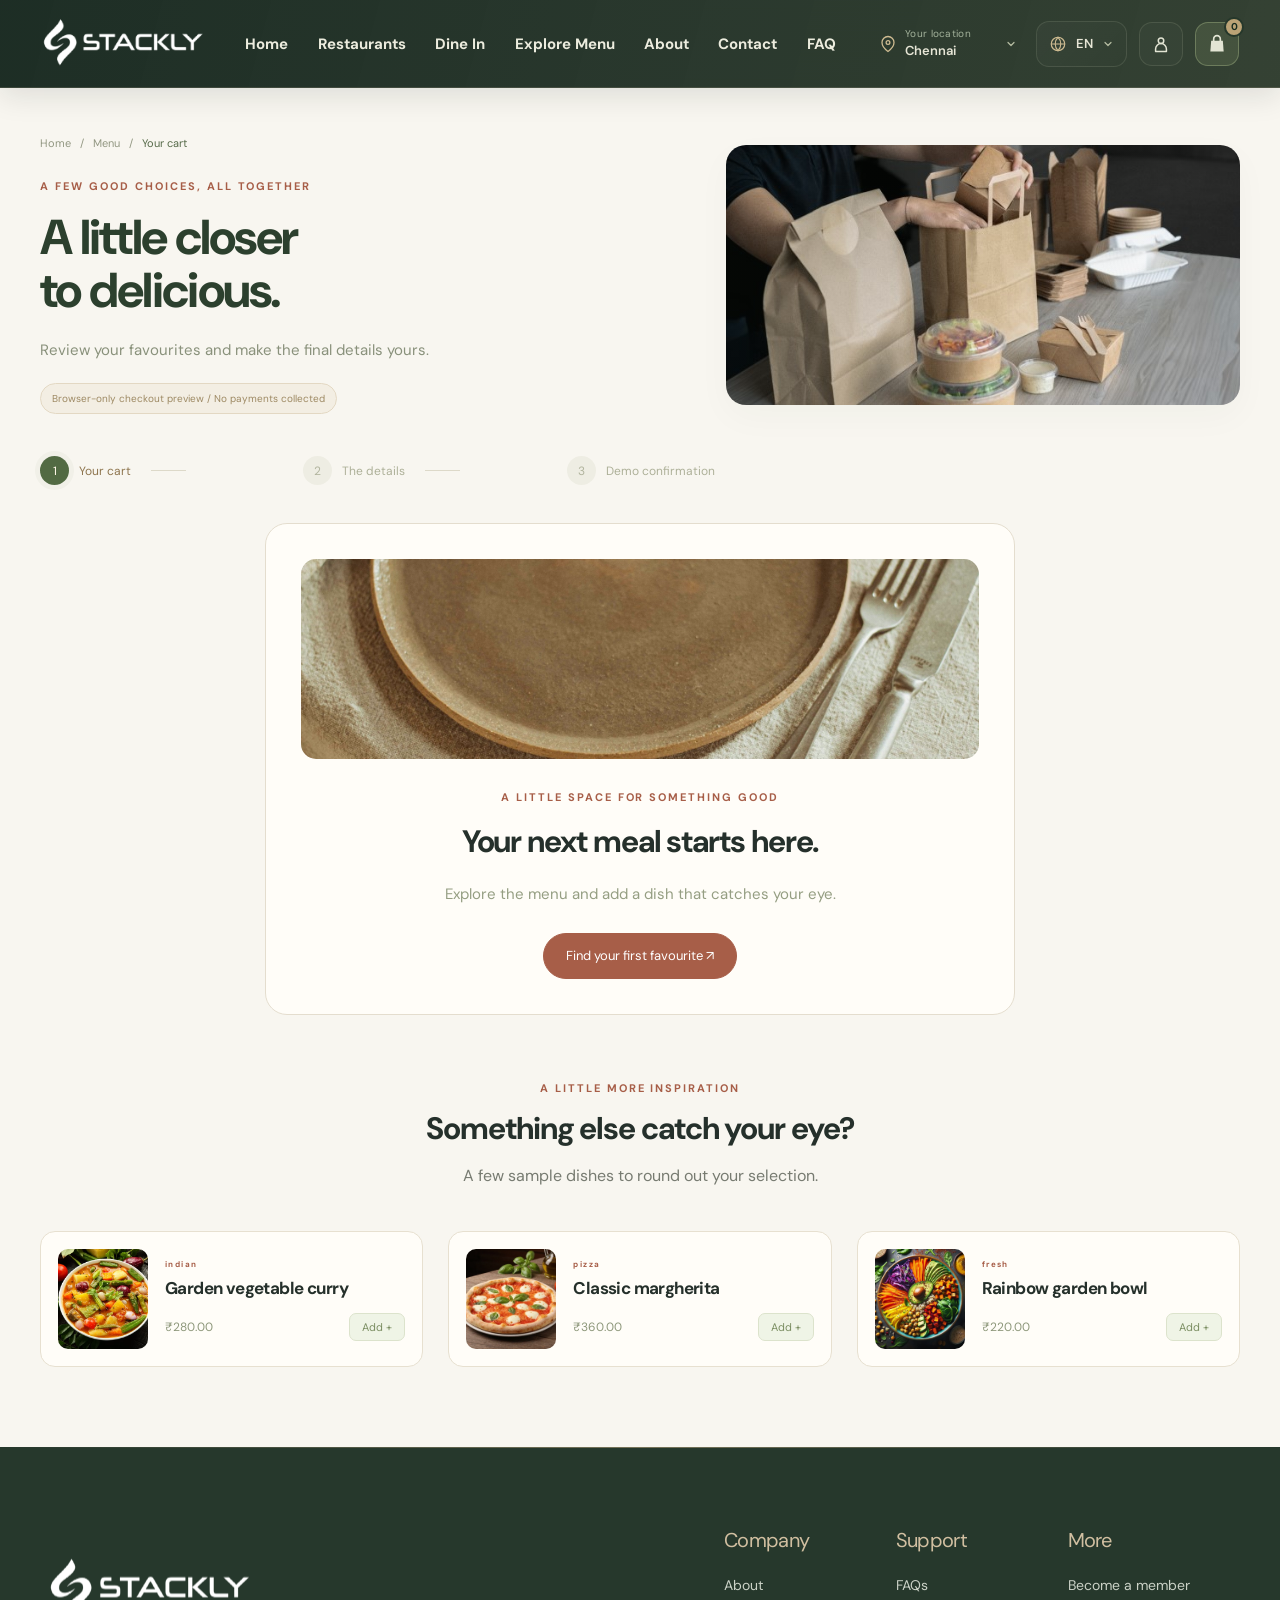
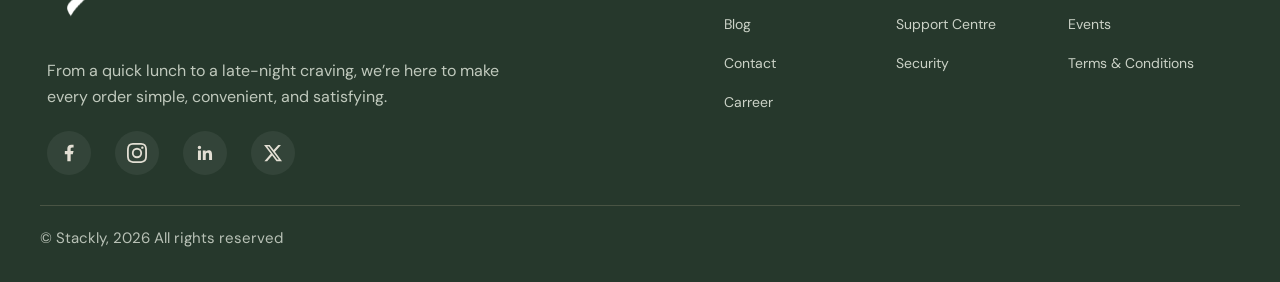
<file: cart.html>
<!doctype html><html lang="en"><head>
  <meta charset="UTF-8"><meta name="viewport" content="width=device-width, initial-scale=1.0">
  <title>Your Cart & Checkout - Stackly</title>
  <meta name="description" content="Review your food cart, choose delivery or dine-in, and try the Stackly checkout preview.">
  <link rel="stylesheet" href="styles.css"><script src="account-store.js?v=dashboard-sync2" defer></script><script src="menu-data.js?v=dishphotos2" defer></script><script src="cart-store.js?v=dashboard1" defer></script><script src="about.js" defer></script><script src="order-store.js?v=1" defer></script><script src="cart.js?v=dashboard1" defer></script>
<script src="account-nav.js?v=dashboard1" defer></script><link rel="icon" type="image/webp" href="assets/stackly-logo.webp"><link rel="stylesheet" href="motion.css"><script src="motion.js" defer></script><link rel="stylesheet" href="header-motion.css?v=3"><script src="header-motion.js?v=3" defer></script><link rel="stylesheet" href="header-theme.css?v=1"><link rel="stylesheet" href="footer-motion.css?v=1"><script src="footer-motion.js?v=1" defer></script><link rel="stylesheet" href="header-preferences.css?v=3"><script src="language-data.js?v=1" defer></script><script src="header-preferences.js?v=4" defer></script><link rel="stylesheet" href="cart.css?v=1"></head><body class="cart-page"><svg class="svg-defs" xmlns="http://www.w3.org/2000/svg"><defs>
    
    <symbol id="pin" viewBox="0 0 24 24"><path fill="currentColor" d="M12 1a9 9 0 0 0-9 9c0 7 9 13 9 13s9-6 9-13a9 9 0 0 0-9-9Zm0 12a3 3 0 1 1 0-6 3 3 0 0 1 0 6Z"/></symbol>
    <symbol id="people" viewBox="0 0 50 40"><g fill="currentColor"><ellipse cx="25" cy="10" rx="8" ry="10"/><path d="M10 36V25l15-8 15 8v11Z"/><ellipse cx="10" cy="11" rx="6" ry="8"/><ellipse cx="40" cy="11" rx="6" ry="8"/><path d="M0 32V23l10-6 6 4-9 5v6Zm50 0V23l-10-6-6 4 9 5v6Z"/></g></symbol>
    <symbol id="building" viewBox="0 0 45 40"><path fill="currentColor" d="M5 2h30v12h5v22h3v3H2v-3h3Z"/><path stroke="#fafafe" stroke-width="4" d="M13 10h4m-4 8h4m-4 8h4m-4 8h4m8 2V21h10v15"/></symbol>
    <symbol id="sign" viewBox="0 0 40 40"><path stroke="currentColor" stroke-width="2" d="M20 1v36m-8 0h17"/><path fill="currentColor" d="M21 4h15l3 5-3 5H21ZM19 18H5l-4 5 4 5h14Z"/></symbol>
  </defs></svg><div class="hero cart-header"><header class="header wrap"><a class="brand" href="index.html"><img class="brand-logo" src="assets/stackly-logo.webp" alt="STACKLY" width="200" height="104"></a><nav aria-label="Main navigation"><a href="index.html">Home</a><a href="restaurants.html">Restaurants</a><a href="dine-in.html">Dine In</a><a href="explore-menu.html">Explore Menu</a><a href="about.html">About</a><a href="contact.html">Contact</a><a href="faq.html">FAQ</a></nav><div class="auth header-actions"><label class="header-select location-control"><svg aria-hidden="true"><use href="#pin"/></svg><span class="delivery-location"><span class="delivery-caption">Deliver to</span><select id="location-select" aria-label="Change delivery location"><option value="">Choose location</option><option>Bengaluru</option><option>Mumbai</option><option>Delhi</option><option selected>Chennai</option><option>Hyderabad</option><option>Pune</option></select></span></label><label class="header-select"><svg class="language-icon" viewBox="0 0 24 24" aria-hidden="true"><circle cx="12" cy="12" r="9" fill="none" stroke="currentColor" stroke-width="1.7"/><path d="M3 12h18M12 3c5 5 5 13 0 18-5-5-5-13 0-18Z" fill="none" stroke="currentColor" stroke-width="1.4"/></svg><select id="language-select" aria-label="Select language"><option value="en">EN</option><option value="hi">HI</option><option value="kn">KN</option></select></label><a class="login" href="login.html" aria-label="Login" title="Login"><svg viewBox="0 0 24 24" aria-hidden="true"><circle cx="12" cy="8" r="3.3"/><path d="M5.5 21v-3a6.5 6.5 0 0 1 13 0v3Z"/></svg><span class="control-label">Login</span></a><a class="signup cart-button" id="cart-button" href="cart.html" aria-label="Open cart, 0 items" title="Cart"><svg viewBox="0 0 24 24" aria-hidden="true"><path d="M5 8h14l1 13H4L5 8Z" fill="currentColor"/><path d="M8 9V6a4 4 0 0 1 8 0v3" fill="none" stroke="currentColor" stroke-width="2"/></svg><span class="control-label">Add to Cart</span><span class="cart-count">0</span></a></div></header></div><main><section class="cart-intro wrap"><div><nav class="cart-breadcrumb" aria-label="Breadcrumb"><a href="index.html">Home</a><span>/</span><a href="explore-menu.html">Menu</a><span>/</span><span aria-current="page">Your cart</span></nav><span class="eyebrow">A FEW GOOD CHOICES, ALL TOGETHER</span><h1>A little closer<br>to delicious.</h1><p>Review your favourites and make the final details yours.</p><span class="checkout-preview-badge">Browser-only checkout preview / No payments collected</span></div><div class="cart-intro-photo" role="img" aria-label="A takeaway meal being carefully packed"></div></section><div class="wrap"><ol class="checkout-progress" aria-label="Checkout steps"><li class="current" data-step="1"><span>1</span> Your cart</li><li data-step="2"><span>2</span> The details</li><li data-step="3"><span>3</span> Demo confirmation</li></ol></div><section class="cart-workspace wrap"><div id="empty-cart" hidden><div class="empty-cart-photo"></div><span class="eyebrow">A LITTLE SPACE FOR SOMETHING GOOD</span><h2>Your next meal starts here.</h2><p>Explore the menu and add a dish that catches your eye.</p><a class="solid-link" href="explore-menu.html">Find your first favourite &#8599;</a></div><div id="cart-content"><div class="cart-left"><section class="checkout-panel" id="cart-editor"><div class="panel-heading"><div><span class="eyebrow">YOUR SELECTED DISHES</span><h2>A good-looking lineup.</h2></div><a href="explore-menu.html">Add another dish &#8599;</a></div><div id="cart-items"></div><p class="cart-quantity-note">Sample menu items / Up to 20 of each dish</p><button class="solid-link cart-next" id="start-checkout" type="button">Continue to checkout &#8594;</button></section><form id="checkout-form" hidden><button class="cart-back" id="back-to-cart" type="button">&#8592; Back to your cart</button><section class="checkout-panel"><div class="panel-heading"><div><span class="eyebrow">HOW WOULD YOU LIKE IT?</span><h2>Make it your kind of meal.</h2></div></div><fieldset class="order-type"><legend class="sr-only">Order type</legend><label><input type="radio" name="orderType" value="delivery" checked><span><strong>Home delivery</strong><small>A doorstep delivery concept</small></span><span aria-hidden="true">&#8599;</span></label><label><input type="radio" name="orderType" value="dinein"><span><strong>Dine in</strong><small>A restaurant dining concept</small></span><span aria-hidden="true">&#8599;</span></label></fieldset></section><section class="checkout-panel"><div class="panel-heading"><div><span class="eyebrow">THE PRACTICAL DETAILS</span><h2 id="details-title">Where should we deliver?</h2></div></div><div class="checkout-fields"><label>Full name<input name="name" autocomplete="name" required minlength="2" maxlength="80" placeholder="Your name"></label><label>Phone number<input name="phone" type="tel" inputmode="numeric" autocomplete="tel" required pattern="[6-9][0-9]{9}" maxlength="10" placeholder="10-digit Indian mobile number"></label></div><fieldset id="delivery-fields" class="checkout-fields"><legend class="sr-only">Delivery address</legend><label class="full">House / flat / street address<textarea name="address" autocomplete="street-address" required minlength="8" maxlength="300" rows="3" placeholder="House number, street and area"></textarea></label><label>City<input name="city" autocomplete="address-level2" required maxlength="80" placeholder="Your city"></label><label>Pincode<input name="pincode" inputmode="numeric" autocomplete="postal-code" required pattern="[1-9][0-9]{5}" maxlength="6" placeholder="6-digit pincode"></label><label class="full">Landmark <small>Optional</small><input name="landmark" maxlength="120" placeholder="A nearby landmark"></label></fieldset><fieldset id="dinein-fields" class="checkout-fields" hidden disabled><legend class="sr-only">Dine-in details</legend><label class="full">Dining concept<select name="venue"><option>Chennai / Sample dining room</option><option>Bengaluru / Sample dining room</option><option>Mumbai / Sample dining room</option></select></label><label>Date<input id="dining-date" name="date" type="date" required></label><label>Time<select name="time"><option>12:00</option><option>13:00</option><option>18:00</option><option selected>19:00</option><option>20:00</option><option>21:00</option></select></label><label>Guests<select name="guests"><option>2 guests</option><option>3 guests</option><option>4 guests</option><option>5-6 guests</option><option>7 or more</option></select></label></fieldset><label class="checkout-instructions">Special instructions <small>Optional</small><textarea name="instructions" rows="2" maxlength="300" placeholder="A preference you would like to note"></textarea></label><p class="checkout-privacy-note">Your contact and address details stay in this page. This preview does not transmit or save them.</p></section><section class="checkout-panel payment-panel"><div class="panel-heading"><div><span class="eyebrow">PAYMENT PREFERENCE</span><h2>Choose a way to pay.</h2></div><span class="demo-label">DEMO ONLY</span></div><fieldset class="payment-methods"><legend class="sr-only">Payment method</legend><label><input name="payment" type="radio" value="upi" checked><span class="payment-symbol">UPI</span><span><strong>UPI</strong><small>A digital payment preview</small></span></label><label><input name="payment" type="radio" value="card"><span class="payment-symbol">CARD</span><span><strong>Debit / credit card</strong><small>A card payment preview</small></span></label><label><input name="payment" type="radio" value="cash"><span class="payment-symbol">CASH</span><span><strong id="cash-label">Cash on delivery</strong><small>No payment collected here</small></span></label></fieldset><div class="payment-explanation" id="payment-explanation" role="status"></div><p class="payment-safety">No card number, PIN, CVV, UPI ID, or bank details are required. Payment gateways are not connected.</p></section></form></div><aside class="checkout-summary" aria-labelledby="summary-title"><div class="summary-heading"><span class="eyebrow">EVERY LITTLE DETAIL</span><h2 id="summary-title">Your order</h2><p id="summary-count"></p></div><div id="summary-items"></div><div class="coupon-box"><label for="coupon-code">A little extra</label><div><input id="coupon-code" placeholder="Try WELCOME10" maxlength="30" aria-describedby="coupon-help"><button type="button" id="apply-coupon">Apply</button></div><p id="coupon-help">Demo offer: 10% off orders of &#8377;300+, up to &#8377;100.</p><p id="coupon-status" role="status"></p></div><dl id="price-breakdown"></dl><div class="summary-total"><span>Grand total</span><strong id="grand-total"></strong></div><p class="summary-disclaimer">Illustrative prices, charges, and 5% tax calculation. This is not a quotation or tax invoice.</p><button class="solid-link place-order" id="place-demo-order" type="submit" form="checkout-form" hidden>Place demo order &#8594;</button><p class="summary-payment-note">No charge will be made. No order or reservation will be sent.</p></aside></div><section id="order-confirmation" hidden tabindex="-1"><div class="confirmation-check" aria-hidden="true">&#10003;</div><span class="eyebrow">YOUR CHECKOUT PREVIEW IS COMPLETE</span><h2>A little taste of what is next.</h2><p>This is a demo confirmation. No restaurant has received an order, no table is reserved, and no payment has been taken.</p><div id="confirmation-details"></div><div class="confirmation-actions"><a class="solid-link" href="explore-menu.html">Explore more flavours &#8599;</a><a href="index.html">Back to Home</a></div></section></section><section class="cart-recommendations wrap"><div class="section-heading reveal"><span class="eyebrow">A LITTLE MORE INSPIRATION</span><h2>Something else catch your eye?</h2><p>A few sample dishes to round out your selection.</p></div><div id="cart-suggestions"></div></section></main><footer id="contact"><div class="footer-inner wrap"><div class="footer-about"><a href="index.html" class="brand"><img class="brand-logo" src="assets/stackly-logo.webp" alt="STACKLY" width="200" height="104"></a><p>From a quick lunch to a late-night craving, we’re here to make<br class="desktop-break"> every order simple, convenient, and satisfying.</p><div class="socials"><a href="https://www.facebook.com/people/Stackly-Stackly/pfbid02NmgSaxmeD8WJngqrhKudvxzak9GvzPLz6YS9NMdJJM9rSeJ7ZTyG6h3HF3p3koBEl/?rdid=3qmngFeLJe3ChGfe&amp;share_url=https%3A%2F%2Fwww.facebook.com%2Fshare%2F1BrqaZkJRe%2F" target="_blank" rel="noopener noreferrer" aria-label="Facebook"><svg viewBox="0 0 24 24" width="20" height="20" fill="currentColor" aria-hidden="true"><path d="M14 13.5h2.5l1-4H14v-2c0-1.03 0-2 2-2h1.5V2.14c-.326-.043-1.557-.14-2.857-.14C11.928 2 10 3.657 10 6.7v2.8H7v4h3V22h4v-8.5z"/></svg></a><a href="https://www.instagram.com/thestackly" target="_blank" rel="noopener noreferrer" aria-label="Instagram"><svg viewBox="0 0 24 24" width="20" height="20" fill="currentColor" aria-hidden="true"><path d="M12 2.163c3.204 0 3.584.012 4.85.07 3.252.148 4.771 1.691 4.919 4.919.058 1.265.069 1.645.069 4.849 0 3.205-.012 3.584-.069 4.849-.149 3.225-1.664 4.771-4.919 4.919-1.266.058-1.644.07-4.85.07-3.204 0-3.584-.012-4.849-.07-3.26-.149-4.771-1.699-4.919-4.92-.058-1.265-.07-1.644-.07-4.849 0-3.204.013-3.583.07-4.849.149-3.227 1.664-4.771 4.919-4.919 1.266-.057 1.645-.069 4.849-.069zm0-2.163c-3.259 0-3.667.014-4.947.072-4.358.2-6.78 2.618-6.98 6.98-.059 1.281-.073 1.689-.073 4.948 0 3.259.014 3.668.072 4.948.2 4.358 2.618 6.78 6.98 6.98 1.281.058 1.689.072 4.948.072 3.259 0 3.668-.014 4.948-.072 4.354-.2 6.782-2.618 6.979-6.98.059-1.28.073-1.689.073-4.948 0-3.259-.014-3.667-.072-4.947-.196-4.354-2.617-6.78-6.979-6.98-1.281-.059-1.69-.073-4.949-.073zm0 5.838a6.162 6.162 0 1 0 0 12.324 6.162 6.162 0 0 0 0-12.324zM12 16a4 4 0 1 1 0-8 4 4 0 0 1 0 8zm6.406-11.845a1.44 1.44 0 1 0 0 2.881 1.44 1.44 0 0 0 0-2.881z"/></svg></a><a href="https://www.linkedin.com/company/the-stackly/" target="_blank" rel="noopener noreferrer" aria-label="LinkedIn"><svg viewBox="0 0 24 24" width="20" height="20" fill="currentColor" aria-hidden="true"><path d="M20.447 20.452h-3.554v-5.569c0-1.328-.027-3.037-1.852-3.037-1.853 0-2.136 1.445-2.136 2.939v5.667H9.351V9h3.414v1.561h.046c.477-.9 1.637-1.85 3.37-1.85 3.601 0 4.267 2.37 4.267 5.455v6.286zM5.337 7.433a2.062 2.062 0 0 1-2.063-2.065 2.064 2.064 0 1 1 2.063 2.065zm1.782 13.019H3.555V9h3.564v11.452z"/></svg></a><a href="https://x.com/The_Stackly" target="_blank" rel="noopener noreferrer" aria-label="X"><svg viewBox="0 0 24 24" width="20" height="20" fill="currentColor" aria-hidden="true"><path d="M18.244 2.25h3.308l-7.227 8.26 8.502 11.24H16.17l-5.214-6.817L4.99 21.75H1.68l7.73-8.835L1.254 2.25H8.08l4.713 6.231zm-1.161 17.52h1.833L7.084 4.126H5.117z"/></svg></a></div></div><div class="footer-links"><div><h3>Company</h3><a href="about.html">About</a><button data-info="Blog">Blog</button><a href="contact.html">Contact</a><button data-info="Career">Carreer</button></div><div><h3>Support</h3><a href="faq.html">FAQs</a><button data-info="Support Centre">Support Centre</button><button data-info="Security">Security</button></div><div><h3>More</h3><button data-auth="Sign Up">Become a member</button><button data-info="Events">Events</button><button data-info="Terms & Conditions">Terms & Conditions</button></div></div><div class="footer-divider" aria-hidden="true"></div><p class="copyright">© Stackly, 2026 All rights reserved</p></div></footer><dialog id="modal"><button class="close" aria-label="Close dialog">&times;</button><div id="modal-content"></div></dialog><div class="toast" role="status"></div></body></html>
</file>
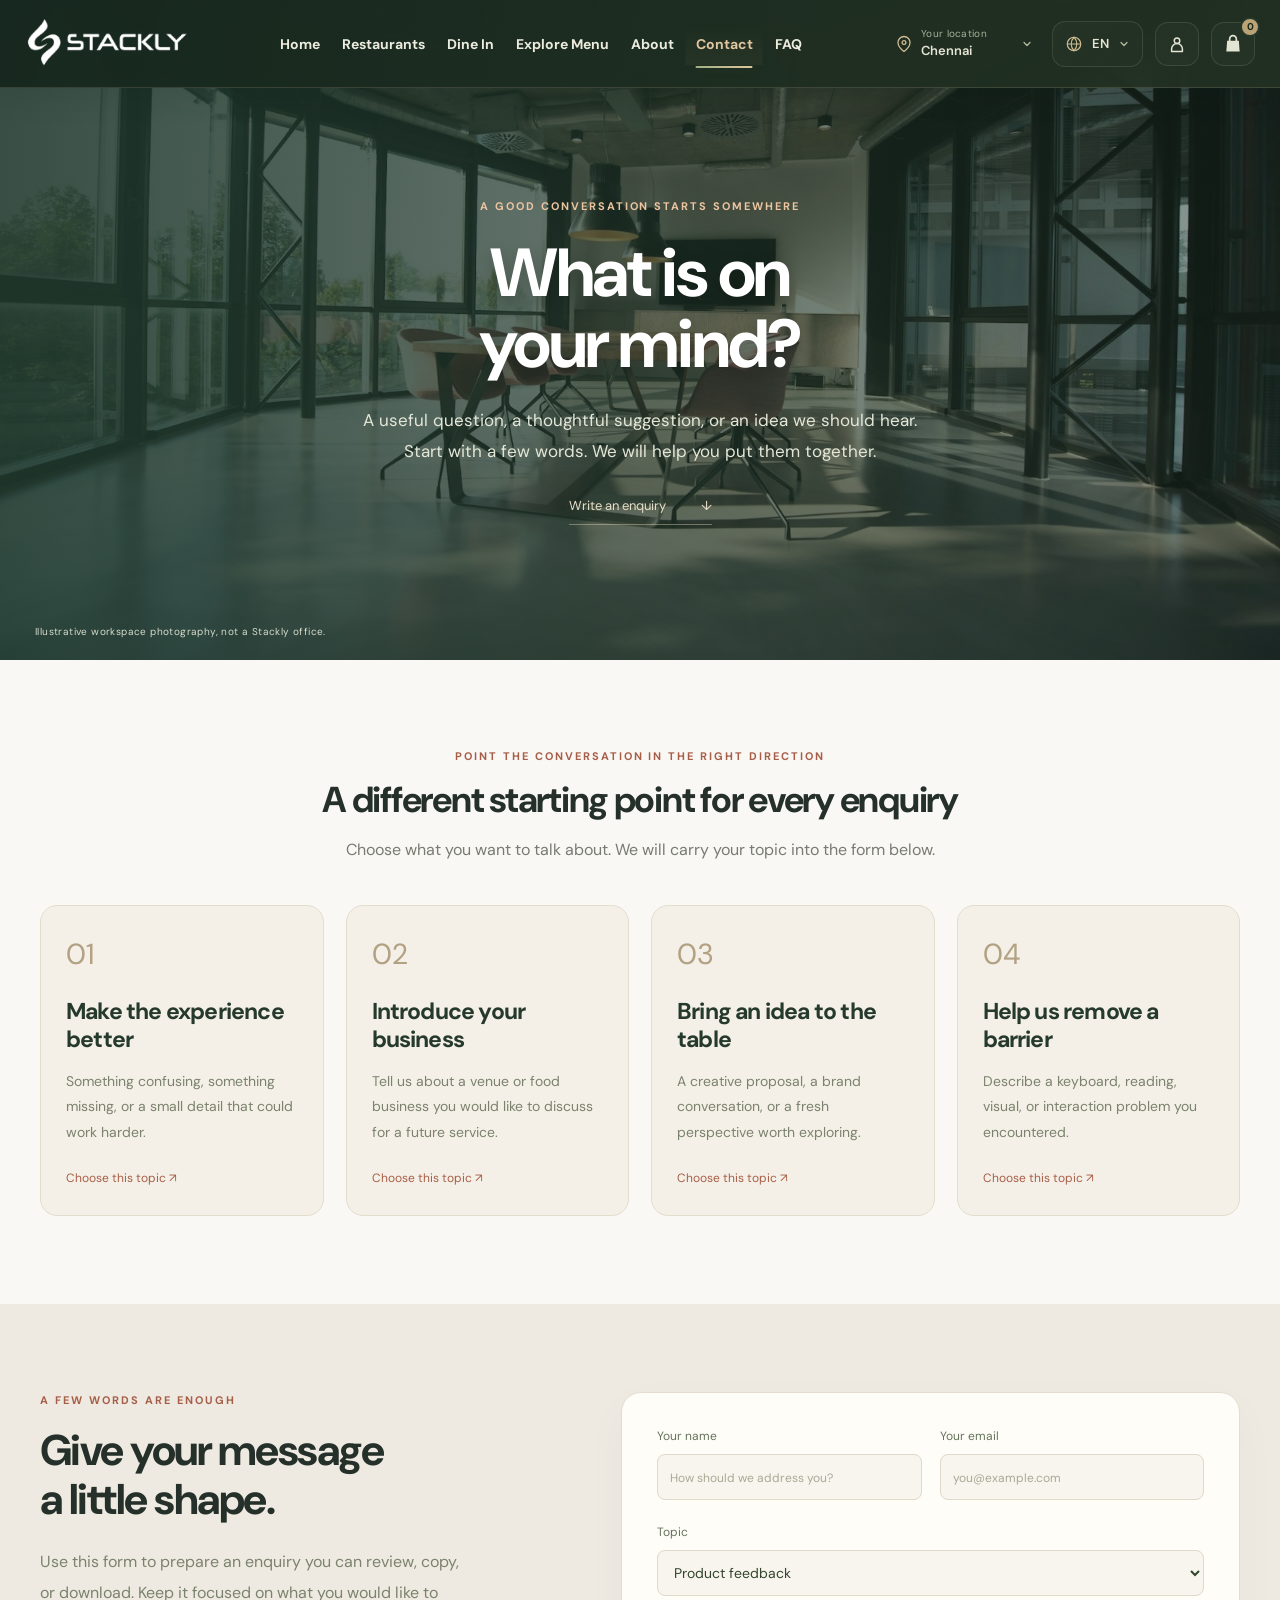
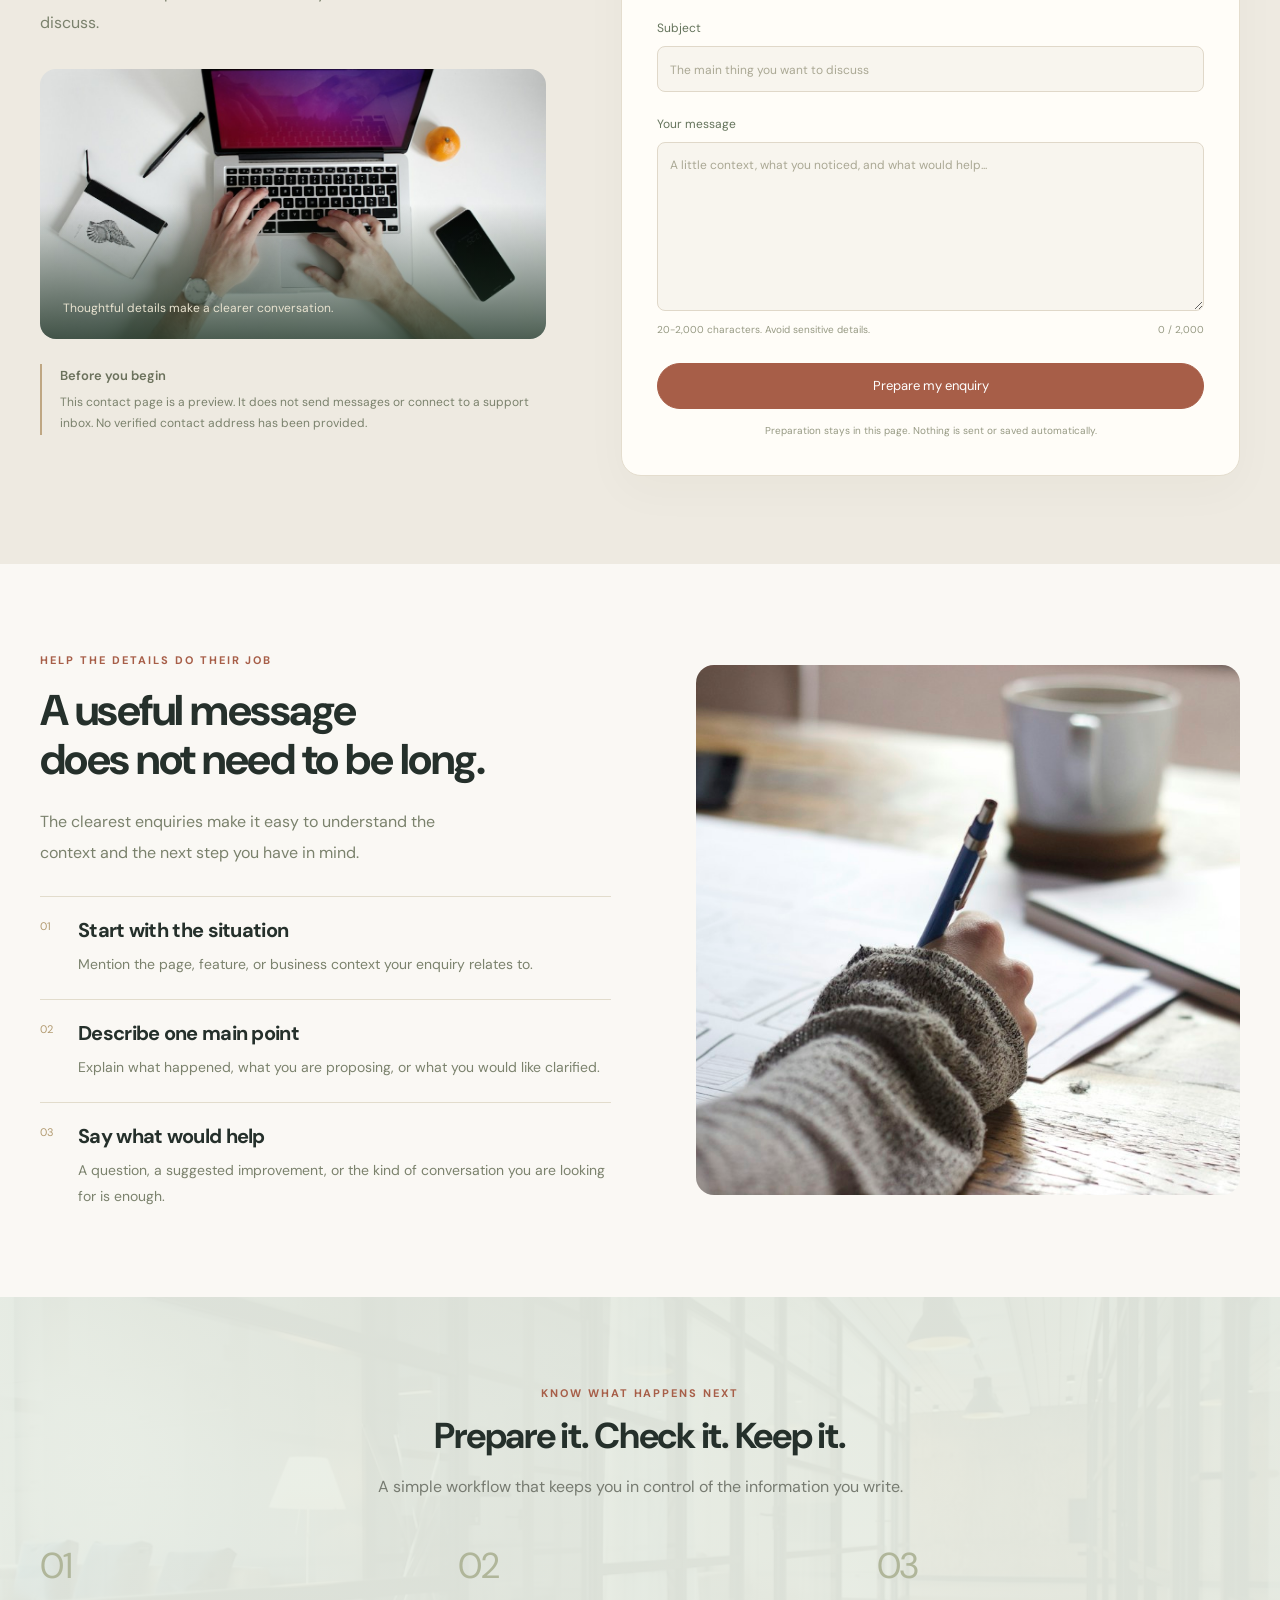
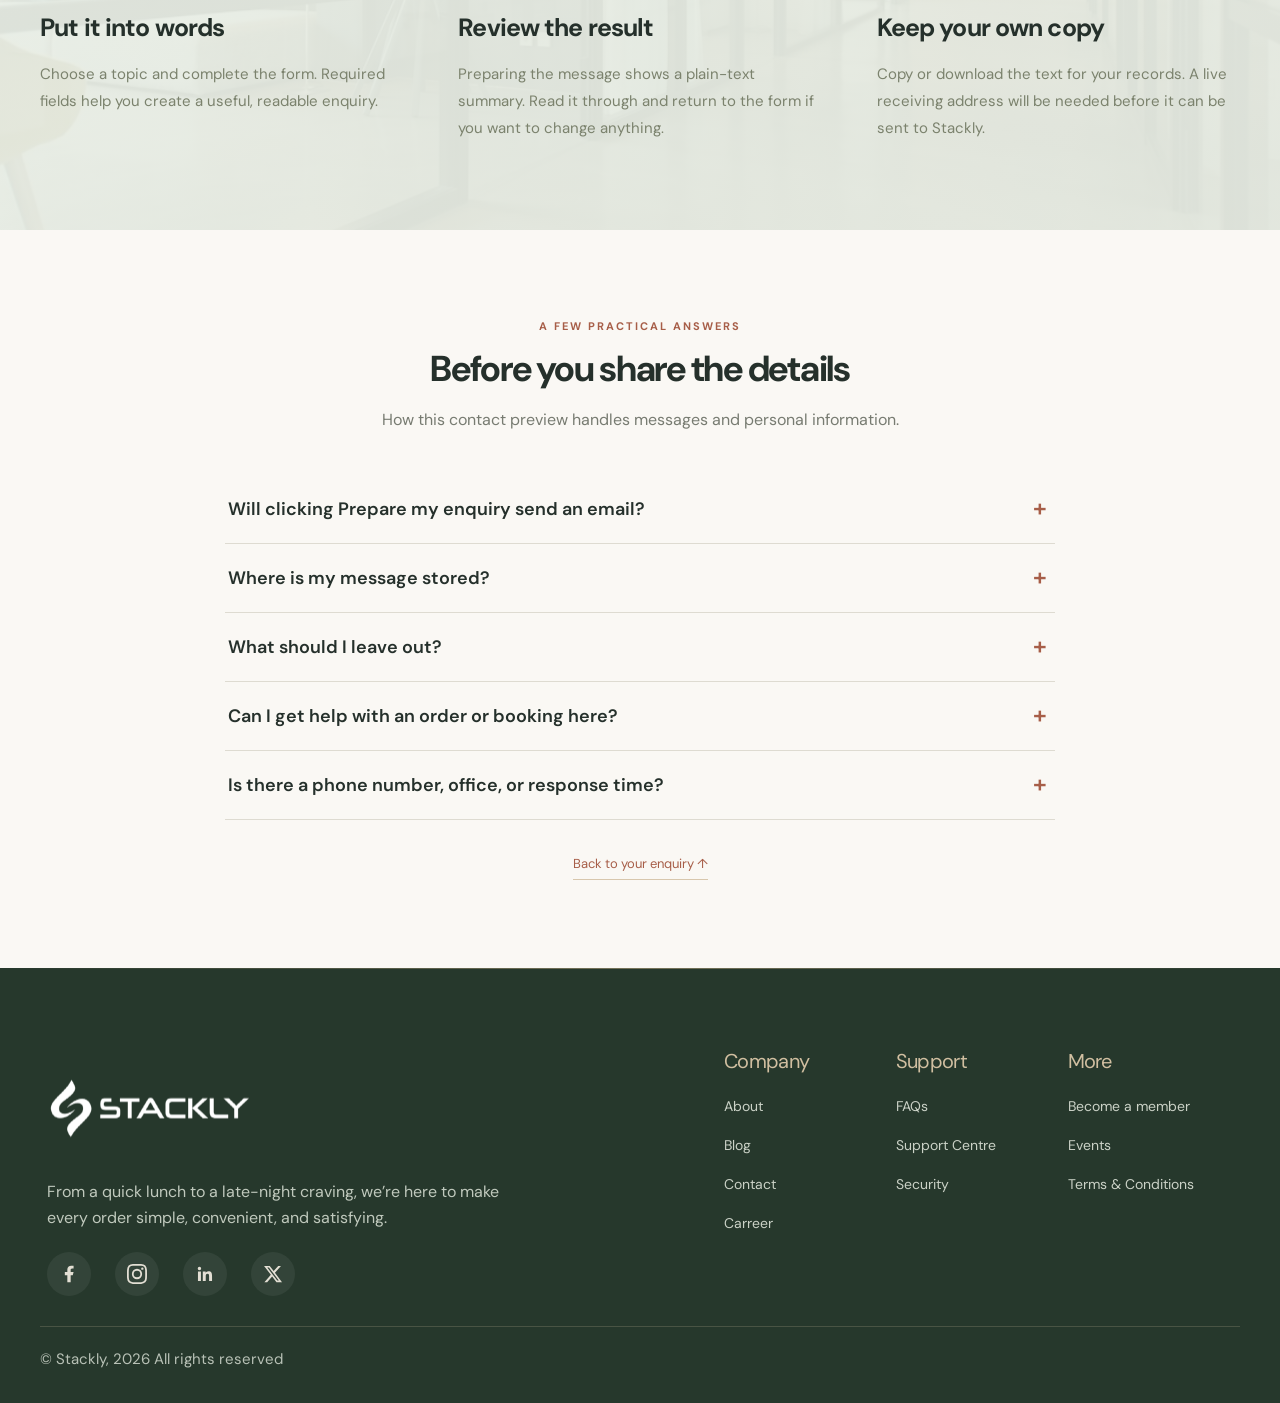
<file: contact.html>
<!doctype html><html lang="en"><head><meta charset="UTF-8"><meta name="viewport" content="width=device-width, initial-scale=1.0"><title>Contact - Stackly</title><meta name="description" content="Prepare an enquiry, share a product idea, or describe an accessibility issue with the Stackly contact preview."><link rel="stylesheet" href="styles.css"><link rel="stylesheet" href="contact.css"><script src="account-store.js?v=dashboard-sync2" defer></script><script src="menu-data.js?v=dishphotos2" defer></script><script src="cart-store.js?v=dashboard1" defer></script><script src="contact.js" defer></script><script src="account-nav.js?v=dashboard1" defer></script><link rel="icon" type="image/webp" href="assets/stackly-logo.webp"><link rel="stylesheet" href="motion.css"><script src="motion.js" defer></script><link rel="stylesheet" href="header-motion.css?v=3"><script src="header-motion.js?v=3" defer></script><link rel="stylesheet" href="header-theme.css?v=1"><link rel="stylesheet" href="footer-motion.css?v=1"><script src="footer-motion.js?v=1" defer></script><link rel="stylesheet" href="header-preferences.css?v=3"><script src="language-data.js?v=1" defer></script><script src="header-preferences.js?v=4" defer></script></head><body class="contact-page"><svg class="svg-defs" xmlns="http://www.w3.org/2000/svg"><defs>
    
    <symbol id="pin" viewBox="0 0 24 24"><path fill="currentColor" d="M12 1a9 9 0 0 0-9 9c0 7 9 13 9 13s9-6 9-13a9 9 0 0 0-9-9Zm0 12a3 3 0 1 1 0-6 3 3 0 0 1 0 6Z"/></symbol>
    <symbol id="people" viewBox="0 0 50 40"><g fill="currentColor"><ellipse cx="25" cy="10" rx="8" ry="10"/><path d="M10 36V25l15-8 15 8v11Z"/><ellipse cx="10" cy="11" rx="6" ry="8"/><ellipse cx="40" cy="11" rx="6" ry="8"/><path d="M0 32V23l10-6 6 4-9 5v6Zm50 0V23l-10-6-6 4 9 5v6Z"/></g></symbol>
    <symbol id="building" viewBox="0 0 45 40"><path fill="currentColor" d="M5 2h30v12h5v22h3v3H2v-3h3Z"/><path stroke="#fafafe" stroke-width="4" d="M13 10h4m-4 8h4m-4 8h4m-4 8h4m8 2V21h10v15"/></symbol>
    <symbol id="sign" viewBox="0 0 40 40"><path stroke="currentColor" stroke-width="2" d="M20 1v36m-8 0h17"/><path fill="currentColor" d="M21 4h15l3 5-3 5H21ZM19 18H5l-4 5 4 5h14Z"/></symbol>
  </defs></svg><section class="hero contact-hero" id="home"><header class="header wrap"><a class="brand" href="index.html#home"><img class="brand-logo" src="assets/stackly-logo.webp" alt="STACKLY" width="200" height="104"></a><nav aria-label="Main navigation"><a href="index.html#home">Home</a><a href="restaurants.html">Restaurants</a><a href="dine-in.html">Dine In</a><a href="explore-menu.html">Explore Menu</a><a href="about.html">About</a><a class="active" href="contact.html" aria-current="page">Contact</a><a href="faq.html">FAQ</a></nav><div class="auth header-actions"><label class="header-select location-control"><svg aria-hidden="true"><use href="#pin"/></svg><span class="delivery-location"><span class="delivery-caption">Deliver to</span><select id="location-select" aria-label="Change delivery location"><option value="">Choose location</option><option>Bengaluru</option><option>Mumbai</option><option>Delhi</option><option selected>Chennai</option><option>Hyderabad</option><option>Pune</option></select></span></label><label class="header-select"><svg class="language-icon" viewBox="0 0 24 24" aria-hidden="true"><circle cx="12" cy="12" r="9" fill="none" stroke="currentColor" stroke-width="1.7"/><path d="M3 12h18M12 3c5 5 5 13 0 18-5-5-5-13 0-18Z" fill="none" stroke="currentColor" stroke-width="1.4"/></svg><select id="language-select" aria-label="Select language"><option value="en">EN</option><option value="hi">HI</option><option value="kn">KN</option></select></label><a class="login" href="login.html" aria-label="Login" title="Login"><svg viewBox="0 0 24 24" aria-hidden="true"><circle cx="12" cy="8" r="3.3"/><path d="M5.5 21v-3a6.5 6.5 0 0 1 13 0v3Z"/></svg><span class="control-label">Login</span></a><a class="signup cart-button" id="cart-button" href="cart.html" aria-label="Open cart, 0 items" title="Cart"><svg viewBox="0 0 24 24" aria-hidden="true"><path d="M5 8h14l1 13H4L5 8Z" fill="currentColor"/><path d="M8 9V6a4 4 0 0 1 8 0v3" fill="none" stroke="currentColor" stroke-width="2"/></svg><span class="control-label">Add to Cart</span><span class="cart-count">0</span></a></div></header><div class="hero-content"><span class="eyebrow hero-eyebrow">A GOOD CONVERSATION STARTS SOMEWHERE</span><h1>What is on<br>your mind?</h1><p>A useful question, a thoughtful suggestion, or an idea we should hear.<br>Start with a few words. We will help you put them together.</p><a class="contact-hero-link" href="#enquiry">Write an enquiry <span aria-hidden="true">&#8595;</span></a></div><span class="contact-photo-note">Illustrative workspace photography, not a Stackly office.</span></section><main><section class="wrap section-space contact-topics" id="topics"><div class="section-heading reveal"><span class="eyebrow">POINT THE CONVERSATION IN THE RIGHT DIRECTION</span><h2>A different starting point for every enquiry</h2><p>Choose what you want to talk about. We will carry your topic into the form below.</p></div><div class="topic-grid"><button class="topic-card reveal" data-topic="Product feedback"><span>01</span><h3>Make the experience better</h3><p>Something confusing, something missing, or a small detail that could work harder.</p><span class="topic-link">Choose this topic &#8599;</span></button><button class="topic-card reveal" data-topic="Restaurant enquiry"><span>02</span><h3>Introduce your business</h3><p>Tell us about a venue or food business you would like to discuss for a future service.</p><span class="topic-link">Choose this topic &#8599;</span></button><button class="topic-card reveal" data-topic="Creative collaboration"><span>03</span><h3>Bring an idea to the table</h3><p>A creative proposal, a brand conversation, or a fresh perspective worth exploring.</p><span class="topic-link">Choose this topic &#8599;</span></button><button class="topic-card reveal" data-topic="Accessibility issue"><span>04</span><h3>Help us remove a barrier</h3><p>Describe a keyboard, reading, visual, or interaction problem you encountered.</p><span class="topic-link">Choose this topic &#8599;</span></button></div></section><section class="enquiry-section section-space" id="enquiry"><div class="wrap enquiry-layout"><div class="enquiry-intro reveal"><span class="eyebrow">A FEW WORDS ARE ENOUGH</span><h2>Give your message<br>a little shape.</h2><p>Use this form to prepare an enquiry you can review, copy, or download. Keep it focused on what you would like to discuss.</p><figure class="enquiry-photo"><img src="assets/contact/conversation.jpg" width="900" height="700" loading="lazy" alt="A person listening during a conversation"><figcaption>Thoughtful details make a clearer conversation.</figcaption></figure><div class="delivery-note"><strong>Before you begin</strong><p>This contact page is a preview. It does not send messages or connect to a support inbox. No verified contact address has been provided.</p></div></div><div class="enquiry-panel reveal"><form id="contact-form"><div class="contact-fields"><label>Your name<input name="name" autocomplete="name" required maxlength="80" placeholder="How should we address you?"></label><label>Your email<input name="email" type="email" autocomplete="email" required maxlength="160" placeholder="you@example.com"></label><label class="full-field">Topic<select name="topic" id="enquiry-topic"><option>Product feedback</option><option>Restaurant enquiry</option><option>Creative collaboration</option><option>Accessibility issue</option><option>Something else</option></select></label><label class="full-field">Subject<input name="subject" required maxlength="120" placeholder="The main thing you want to discuss"></label><label class="full-field">Your message<textarea name="message" rows="6" required minlength="20" maxlength="2000" aria-describedby="message-help message-count" placeholder="A little context, what you noticed, and what would help..."></textarea><span class="message-meta"><span id="message-help">20-2,000 characters. Avoid sensitive details.</span><span id="message-count">0 / 2,000</span></span></label></div><button class="solid-link prepare-button" type="submit">Prepare my enquiry</button><p class="form-privacy">Preparation stays in this page. Nothing is sent or saved automatically.</p></form><div class="message-preview" id="message-preview" hidden><span class="eyebrow">YOUR ENQUIRY / READY TO REVIEW</span><h3>A clear starting point.</h3><pre id="prepared-message"></pre><div class="preview-actions"><button class="solid-link" id="copy-message" type="button">Copy text</button><button class="outline-link" id="download-message" type="button">Download .txt</button><button class="text-link" id="edit-message" type="button">Edit enquiry</button><button class="text-link" id="clear-message" type="button">Clear details</button></div></div><p class="contact-status" role="status"></p></div></div></section><section class="wrap section-space writing-section"><div class="writing-copy reveal"><span class="eyebrow">HELP THE DETAILS DO THEIR JOB</span><h2>A useful message<br>does not need to be long.</h2><p>The clearest enquiries make it easy to understand the context and the next step you have in mind.</p><ol class="writing-list"><li><h3>Start with the situation</h3><p>Mention the page, feature, or business context your enquiry relates to.</p></li><li><h3>Describe one main point</h3><p>Explain what happened, what you are proposing, or what you would like clarified.</p></li><li><h3>Say what would help</h3><p>A question, a suggested improvement, or the kind of conversation you are looking for is enough.</p></li></ol></div><div class="writing-photo reveal"><img src="assets/contact/notes.jpg" width="900" height="1100" loading="lazy" alt="Written notes being organised at a desk"></div></section><section class="contact-process section-space"><div class="wrap"><div class="section-heading reveal"><span class="eyebrow">KNOW WHAT HAPPENS NEXT</span><h2>Prepare it. Check it. Keep it.</h2><p>A simple workflow that keeps you in control of the information you write.</p></div><div class="contact-steps"><article class="contact-step reveal"><span>01</span><h3>Put it into words</h3><p>Choose a topic and complete the form. Required fields help you create a useful, readable enquiry.</p></article><article class="contact-step reveal"><span>02</span><h3>Review the result</h3><p>Preparing the message shows a plain-text summary. Read it through and return to the form if you want to change anything.</p></article><article class="contact-step reveal"><span>03</span><h3>Keep your own copy</h3><p>Copy or download the text for your records. A live receiving address will be needed before it can be sent to Stackly.</p></article></div></div></section><section class="wrap section-space contact-faq" id="faq"><div class="section-heading reveal"><span class="eyebrow">A FEW PRACTICAL ANSWERS</span><h2>Before you share the details</h2><p>How this contact preview handles messages and personal information.</p></div><div class="faq-list reveal"><details><summary>Will clicking Prepare my enquiry send an email?</summary><p>No. It creates a text preview in this page. Copying or downloading the result does not send it to anyone.</p></details><details><summary>Where is my message stored?</summary><p>The contact form does not use local storage or send form data to a server. Your text remains in the current page until you clear it, reload, or close the page. A downloaded copy is saved wherever your browser normally saves downloads.</p></details><details><summary>What should I leave out?</summary><p>Do not include passwords, payment details, identity documents, or other sensitive information. For a website issue, a page name and a clear description are usually enough.</p></details><details><summary>Can I get help with an order or booking here?</summary><p>This preview has no live orders or reservations and cannot access another service's records. For an existing booking or purchase, use the business or service through which you made it.</p></details><details><summary>Is there a phone number, office, or response time?</summary><p>No verified contact details or service hours have been supplied for this concept. Workspace photos are illustrative; the page does not claim a physical office or a guaranteed response time.</p></details></div><a class="back-to-message" href="#enquiry">Back to your enquiry &#8593;</a></section></main><footer id="contact"><div class="footer-inner wrap"><div class="footer-about"><a href="index.html#home" class="brand"><img class="brand-logo" src="assets/stackly-logo.webp" alt="STACKLY" width="200" height="104"></a><p>From a quick lunch to a late-night craving, we’re here to make<br class="desktop-break"> every order simple, convenient, and satisfying.</p><div class="socials"><a href="https://www.facebook.com/people/Stackly-Stackly/pfbid02NmgSaxmeD8WJngqrhKudvxzak9GvzPLz6YS9NMdJJM9rSeJ7ZTyG6h3HF3p3koBEl/?rdid=3qmngFeLJe3ChGfe&amp;share_url=https%3A%2F%2Fwww.facebook.com%2Fshare%2F1BrqaZkJRe%2F" target="_blank" rel="noopener noreferrer" aria-label="Facebook"><svg viewBox="0 0 24 24" width="20" height="20" fill="currentColor" aria-hidden="true"><path d="M14 13.5h2.5l1-4H14v-2c0-1.03 0-2 2-2h1.5V2.14c-.326-.043-1.557-.14-2.857-.14C11.928 2 10 3.657 10 6.7v2.8H7v4h3V22h4v-8.5z"/></svg></a><a href="https://www.instagram.com/thestackly" target="_blank" rel="noopener noreferrer" aria-label="Instagram"><svg viewBox="0 0 24 24" width="20" height="20" fill="currentColor" aria-hidden="true"><path d="M12 2.163c3.204 0 3.584.012 4.85.07 3.252.148 4.771 1.691 4.919 4.919.058 1.265.069 1.645.069 4.849 0 3.205-.012 3.584-.069 4.849-.149 3.225-1.664 4.771-4.919 4.919-1.266.058-1.644.07-4.85.07-3.204 0-3.584-.012-4.849-.07-3.26-.149-4.771-1.699-4.919-4.92-.058-1.265-.07-1.644-.07-4.849 0-3.204.013-3.583.07-4.849.149-3.227 1.664-4.771 4.919-4.919 1.266-.057 1.645-.069 4.849-.069zm0-2.163c-3.259 0-3.667.014-4.947.072-4.358.2-6.78 2.618-6.98 6.98-.059 1.281-.073 1.689-.073 4.948 0 3.259.014 3.668.072 4.948.2 4.358 2.618 6.78 6.98 6.98 1.281.058 1.689.072 4.948.072 3.259 0 3.668-.014 4.948-.072 4.354-.2 6.782-2.618 6.979-6.98.059-1.28.073-1.689.073-4.948 0-3.259-.014-3.667-.072-4.947-.196-4.354-2.617-6.78-6.979-6.98-1.281-.059-1.69-.073-4.949-.073zm0 5.838a6.162 6.162 0 1 0 0 12.324 6.162 6.162 0 0 0 0-12.324zM12 16a4 4 0 1 1 0-8 4 4 0 0 1 0 8zm6.406-11.845a1.44 1.44 0 1 0 0 2.881 1.44 1.44 0 0 0 0-2.881z"/></svg></a><a href="https://www.linkedin.com/company/the-stackly/" target="_blank" rel="noopener noreferrer" aria-label="LinkedIn"><svg viewBox="0 0 24 24" width="20" height="20" fill="currentColor" aria-hidden="true"><path d="M20.447 20.452h-3.554v-5.569c0-1.328-.027-3.037-1.852-3.037-1.853 0-2.136 1.445-2.136 2.939v5.667H9.351V9h3.414v1.561h.046c.477-.9 1.637-1.85 3.37-1.85 3.601 0 4.267 2.37 4.267 5.455v6.286zM5.337 7.433a2.062 2.062 0 0 1-2.063-2.065 2.064 2.064 0 1 1 2.063 2.065zm1.782 13.019H3.555V9h3.564v11.452z"/></svg></a><a href="https://x.com/The_Stackly" target="_blank" rel="noopener noreferrer" aria-label="X"><svg viewBox="0 0 24 24" width="20" height="20" fill="currentColor" aria-hidden="true"><path d="M18.244 2.25h3.308l-7.227 8.26 8.502 11.24H16.17l-5.214-6.817L4.99 21.75H1.68l7.73-8.835L1.254 2.25H8.08l4.713 6.231zm-1.161 17.52h1.833L7.084 4.126H5.117z"/></svg></a></div></div><div class="footer-links"><div><h3>Company</h3><a href="about.html">About</a><button data-info="Blog">Blog</button><a href="contact.html">Contact</a><button data-info="Career">Carreer</button></div><div><h3>Support</h3><a href="faq.html">FAQs</a><button data-info="Support Centre">Support Centre</button><button data-info="Security">Security</button></div><div><h3>More</h3><button data-auth="Sign Up">Become a member</button><button data-info="Events">Events</button><button data-info="Terms & Conditions">Terms & Conditions</button></div></div><div class="footer-divider" aria-hidden="true"></div><p class="copyright">© Stackly, 2026 All rights reserved</p></div></footer><dialog id="modal"><button class="close" aria-label="Close dialog">&times;</button><div id="modal-content"></div></dialog><div class="toast" role="status"></div></body></html>
</file>
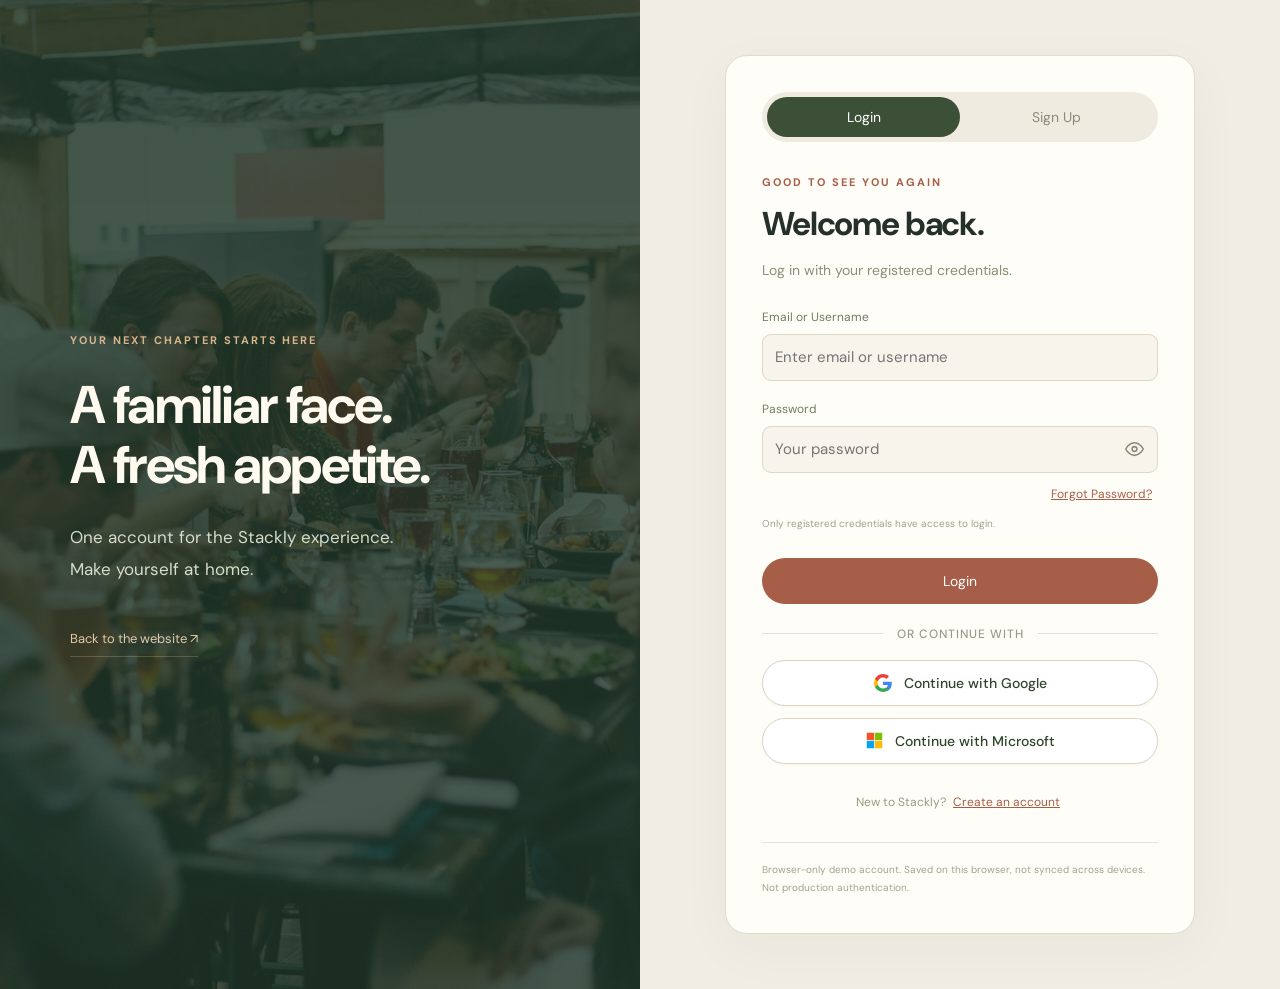
<file: dashboard.html>
<!doctype html><html lang="en"><head>
  <meta charset="UTF-8"><meta name="viewport" content="width=device-width, initial-scale=1.0">
  <title>My Dashboard - Stackly</title>
  <meta name="description" content="Your personal Stackly profile, saved favourites, dining plans and demo order history.">
  <link rel="stylesheet" href="styles.css"><script src="account-store.js?v=dashboard-sync2" defer></script><script src="menu-data.js?v=dishphotos2" defer></script><script src="cart-store.js?v=dashboard1" defer></script><script src="about.js" defer></script><script src="order-store.js?v=1" defer></script><script src="restaurant-data.js?v=1" defer></script><script src="booking-store.js?v=dashboard1" defer></script><script src="dashboard.js?v=3" defer></script>
<script src="account-nav.js?v=dashboard1" defer></script><link rel="icon" type="image/webp" href="assets/stackly-logo.webp"><link rel="stylesheet" href="motion.css"><script src="motion.js" defer></script><link rel="stylesheet" href="header-motion.css?v=3"><script src="header-motion.js?v=3" defer></script><link rel="stylesheet" href="header-theme.css?v=1"><link rel="stylesheet" href="footer-motion.css?v=1"><script src="footer-motion.js?v=1" defer></script><link rel="stylesheet" href="header-preferences.css?v=3"><script src="language-data.js?v=1" defer></script><script src="header-preferences.js?v=4" defer></script><link rel="stylesheet" href="dashboard.css?v=3"></head><body class="dashboard-page"><svg class="svg-defs" xmlns="http://www.w3.org/2000/svg"><defs>
    
    <symbol id="pin" viewBox="0 0 24 24"><path fill="currentColor" d="M12 1a9 9 0 0 0-9 9c0 7 9 13 9 13s9-6 9-13a9 9 0 0 0-9-9Zm0 12a3 3 0 1 1 0-6 3 3 0 0 1 0 6Z"/></symbol>
    <symbol id="people" viewBox="0 0 50 40"><g fill="currentColor"><ellipse cx="25" cy="10" rx="8" ry="10"/><path d="M10 36V25l15-8 15 8v11Z"/><ellipse cx="10" cy="11" rx="6" ry="8"/><ellipse cx="40" cy="11" rx="6" ry="8"/><path d="M0 32V23l10-6 6 4-9 5v6Zm50 0V23l-10-6-6 4 9 5v6Z"/></g></symbol>
    <symbol id="building" viewBox="0 0 45 40"><path fill="currentColor" d="M5 2h30v12h5v22h3v3H2v-3h3Z"/><path stroke="#fafafe" stroke-width="4" d="M13 10h4m-4 8h4m-4 8h4m-4 8h4m8 2V21h10v15"/></symbol>
    <symbol id="sign" viewBox="0 0 40 40"><path stroke="currentColor" stroke-width="2" d="M20 1v36m-8 0h17"/><path fill="currentColor" d="M21 4h15l3 5-3 5H21ZM19 18H5l-4 5 4 5h14Z"/></symbol>
  </defs></svg><div class="hero dashboard-header"><header class="header wrap"><a class="brand" href="index.html"><img class="brand-logo" src="assets/stackly-logo.webp" alt="STACKLY" width="200" height="104"></a><nav aria-label="Main navigation"><a href="index.html">Home</a><a href="restaurants.html">Restaurants</a><a href="dine-in.html">Dine In</a><a href="explore-menu.html">Explore Menu</a><a href="about.html">About</a><a href="contact.html">Contact</a><a href="faq.html">FAQ</a></nav><div class="auth header-actions"><label class="header-select location-control"><svg aria-hidden="true"><use href="#pin"/></svg><span class="delivery-location"><span class="delivery-caption">Deliver to</span><select id="location-select" aria-label="Change delivery location"><option value="">Choose location</option><option>Bengaluru</option><option>Mumbai</option><option>Delhi</option><option selected>Chennai</option><option>Hyderabad</option><option>Pune</option></select></span></label><label class="header-select"><svg class="language-icon" viewBox="0 0 24 24" aria-hidden="true"><circle cx="12" cy="12" r="9" fill="none" stroke="currentColor" stroke-width="1.7"/><path d="M3 12h18M12 3c5 5 5 13 0 18-5-5-5-13 0-18Z" fill="none" stroke="currentColor" stroke-width="1.4"/></svg><select id="language-select" aria-label="Select language"><option value="en">EN</option><option value="hi">HI</option><option value="kn">KN</option></select></label><a class="login" href="login.html" aria-label="Login" title="Login"><svg viewBox="0 0 24 24" aria-hidden="true"><circle cx="12" cy="8" r="3.3"/><path d="M5.5 21v-3a6.5 6.5 0 0 1 13 0v3Z"/></svg><span class="control-label">Login</span></a><a class="signup cart-button" id="cart-button" href="cart.html" aria-label="Open cart, 0 items" title="Cart"><svg viewBox="0 0 24 24" aria-hidden="true"><path d="M5 8h14l1 13H4L5 8Z" fill="currentColor"/><path d="M8 9V6a4 4 0 0 1 8 0v3" fill="none" stroke="currentColor" stroke-width="2"/></svg><span class="control-label">Add to Cart</span><span class="cart-count">0</span></a></div></header></div><main class="dashboard-main wrap" hidden><section class="dashboard-welcome"><div class="welcome-copy reveal"><span class="eyebrow">YOUR OWN LITTLE CORNER OF STACKLY</span><h1>Welcome back,<br><span id="dashboard-name"></span>.</h1><p>Your favourites, your plans, and the next meal to look forward to.</p><div class="welcome-actions"><a class="solid-link" href="explore-menu.html">Find your next flavour &#8599;</a><button class="outline-link" id="dashboard-logout" type="button">Log out</button></div></div><div class="welcome-visual reveal"><div class="welcome-avatar" id="dashboard-avatar" aria-hidden="true"></div><span>A LITTLE TIME FOR YOU</span><p>Pick up where<br>you left off.</p></div></section><p class="dashboard-preview-note">Personal browser-only dashboard. Orders and bookings are previews; no real delivery, payment, or reservation service is connected.</p><section class="dashboard-stats" aria-label="Your account at a glance"><a href="#current-cart" class="dashboard-stat"><span class="stat-symbol" aria-hidden="true">&#9832;</span><div><strong id="stat-cart">0</strong><span>Dishes in cart</span></div><span aria-hidden="true">&#8599;</span></a><a href="#orders" class="dashboard-stat reveal"><span class="stat-symbol" aria-hidden="true">&#9776;</span><div><strong id="stat-orders">0</strong><span>Completed demo orders</span></div><span aria-hidden="true">&#8599;</span></a><a href="#favourites" class="dashboard-stat reveal"><span class="stat-symbol" aria-hidden="true">&#9825;</span><div><strong id="stat-favourites">0</strong><span>Saved dishes</span></div><span aria-hidden="true">&#8599;</span></a><a href="#reservations" class="dashboard-stat reveal"><span class="stat-symbol" aria-hidden="true">&#9638;</span><div><strong id="stat-bookings">0</strong><span>Booking previews</span></div><span aria-hidden="true">&#8599;</span></a></section><div class="dashboard-grid"><section class="dashboard-panel orders-panel reveal" id="orders"><div class="dashboard-panel-heading"><div><span class="eyebrow">THE MEALS YOU HAVE EXPLORED</span><h2>My demo orders</h2></div><button id="toggle-orders" class="panel-text-link" type="button" hidden>View all</button></div><div id="dashboard-orders"></div></section><section class="dashboard-panel tracking-panel reveal"><div class="dashboard-panel-heading"><div><span class="eyebrow">KEEPING THINGS CLEAR</span><h2>Delivery status</h2></div><span class="dashboard-demo-badge">PREVIEW</span></div><div class="tracking-illustration" aria-hidden="true"><svg viewBox="0 0 160 90"><path d="M12 70h136"/><circle cx="45" cy="65" r="14"/><circle cx="118" cy="65" r="14"/><path d="m45 65 25-34 21 34H45l12-21h39l22 21-13-45H93M59 25h21M14 43h24M21 32h17"/><path d="M98 16h25v22h-20"/></svg></div><h3>No active deliveries.</h3><p>This preview does not track real orders. Completed demo checkouts appear in your history with an amount charged of &#8377;0.</p><a class="panel-text-link" href="cart.html">Review your cart &#8599;</a></section><section class="dashboard-panel reservations-panel reveal" id="reservations"><div class="dashboard-panel-heading"><div><span class="eyebrow">A DATE FOR YOUR NEXT CATCH-UP</span><h2>My dining plans</h2></div><a class="panel-text-link" href="restaurants.html">Plan a table &#8599;</a></div><div id="dashboard-bookings"></div></section><section class="dashboard-panel profile-panel reveal" id="profile"><div class="dashboard-panel-heading"><div><span class="eyebrow">THE PERSON BEHIND THE APPETITE</span><h2>Your profile</h2></div><button class="panel-text-link" id="edit-profile" type="button">Edit profile &#8599;</button></div><dl class="profile-details"><div><dt>Name</dt><dd id="profile-name"></dd></div><div><dt>Email</dt><dd id="profile-email"></dd></div><div><dt>Phone</dt><dd id="profile-phone"></dd></div><div><dt>Preferred city</dt><dd id="profile-city"></dd></div></dl><p class="profile-note">Your email comes from registration. Profile changes are saved only for this account in this browser.</p></section></div><section class="dashboard-panel dashboard-cart" id="current-cart"><div class="dashboard-panel-heading"><div><span class="eyebrow">READY WHEN YOU ARE</span><h2>Your current cart <span id="dashboard-cart-count"></span></h2></div><a class="panel-text-link" href="cart.html">Review cart &amp; checkout &#8599;</a></div><div id="dashboard-cart-items"></div></section><section class="dashboard-favourites dashboard-panel" id="favourites"><div class="dashboard-panel-heading"><div><span class="eyebrow">A FEW THINGS YOU DID NOT WANT TO FORGET</span><h2>Your saved flavours</h2></div><a class="panel-text-link" href="explore-menu.html">Explore more &#8599;</a></div><div id="dashboard-favourites"></div></section><section class="dashboard-places dashboard-panel"><div class="dashboard-panel-heading"><div><span class="eyebrow">CORNERS TO COME BACK TO</span><h2>Saved places</h2></div><a class="panel-text-link" href="restaurants.html">Discover places &#8599;</a></div><div id="dashboard-places"></div></section><section class="dashboard-inspiration reveal"><div><span class="eyebrow">NO NEED TO START FROM SCRATCH</span><h2>A good evening can<br>begin with a small idea.</h2><p>Explore a new dish, revisit a saved place, or make a little dining plan.</p><a class="solid-link" href="dine-in.html">Set the mood &#8599;</a></div></section><p class="dashboard-status" role="status"></p></main><footer id="contact"><div class="footer-inner wrap"><div class="footer-about"><a href="index.html" class="brand"><img class="brand-logo" src="assets/stackly-logo.webp" alt="STACKLY" width="200" height="104"></a><p>From a quick lunch to a late-night craving, we’re here to make<br class="desktop-break"> every order simple, convenient, and satisfying.</p><div class="socials"><a href="https://www.facebook.com/people/Stackly-Stackly/pfbid02NmgSaxmeD8WJngqrhKudvxzak9GvzPLz6YS9NMdJJM9rSeJ7ZTyG6h3HF3p3koBEl/?rdid=3qmngFeLJe3ChGfe&amp;share_url=https%3A%2F%2Fwww.facebook.com%2Fshare%2F1BrqaZkJRe%2F" target="_blank" rel="noopener noreferrer" aria-label="Facebook"><svg viewBox="0 0 24 24" width="20" height="20" fill="currentColor" aria-hidden="true"><path d="M14 13.5h2.5l1-4H14v-2c0-1.03 0-2 2-2h1.5V2.14c-.326-.043-1.557-.14-2.857-.14C11.928 2 10 3.657 10 6.7v2.8H7v4h3V22h4v-8.5z"/></svg></a><a href="https://www.instagram.com/thestackly" target="_blank" rel="noopener noreferrer" aria-label="Instagram"><svg viewBox="0 0 24 24" width="20" height="20" fill="currentColor" aria-hidden="true"><path d="M12 2.163c3.204 0 3.584.012 4.85.07 3.252.148 4.771 1.691 4.919 4.919.058 1.265.069 1.645.069 4.849 0 3.205-.012 3.584-.069 4.849-.149 3.225-1.664 4.771-4.919 4.919-1.266.058-1.644.07-4.85.07-3.204 0-3.584-.012-4.849-.07-3.26-.149-4.771-1.699-4.919-4.92-.058-1.265-.07-1.644-.07-4.849 0-3.204.013-3.583.07-4.849.149-3.227 1.664-4.771 4.919-4.919 1.266-.057 1.645-.069 4.849-.069zm0-2.163c-3.259 0-3.667.014-4.947.072-4.358.2-6.78 2.618-6.98 6.98-.059 1.281-.073 1.689-.073 4.948 0 3.259.014 3.668.072 4.948.2 4.358 2.618 6.78 6.98 6.98 1.281.058 1.689.072 4.948.072 3.259 0 3.668-.014 4.948-.072 4.354-.2 6.782-2.618 6.979-6.98.059-1.28.073-1.689.073-4.948 0-3.259-.014-3.667-.072-4.947-.196-4.354-2.617-6.78-6.979-6.98-1.281-.059-1.69-.073-4.949-.073zm0 5.838a6.162 6.162 0 1 0 0 12.324 6.162 6.162 0 0 0 0-12.324zM12 16a4 4 0 1 1 0-8 4 4 0 0 1 0 8zm6.406-11.845a1.44 1.44 0 1 0 0 2.881 1.44 1.44 0 0 0 0-2.881z"/></svg></a><a href="https://www.linkedin.com/company/the-stackly/" target="_blank" rel="noopener noreferrer" aria-label="LinkedIn"><svg viewBox="0 0 24 24" width="20" height="20" fill="currentColor" aria-hidden="true"><path d="M20.447 20.452h-3.554v-5.569c0-1.328-.027-3.037-1.852-3.037-1.853 0-2.136 1.445-2.136 2.939v5.667H9.351V9h3.414v1.561h.046c.477-.9 1.637-1.85 3.37-1.85 3.601 0 4.267 2.37 4.267 5.455v6.286zM5.337 7.433a2.062 2.062 0 0 1-2.063-2.065 2.064 2.064 0 1 1 2.063 2.065zm1.782 13.019H3.555V9h3.564v11.452z"/></svg></a><a href="https://x.com/The_Stackly" target="_blank" rel="noopener noreferrer" aria-label="X"><svg viewBox="0 0 24 24" width="20" height="20" fill="currentColor" aria-hidden="true"><path d="M18.244 2.25h3.308l-7.227 8.26 8.502 11.24H16.17l-5.214-6.817L4.99 21.75H1.68l7.73-8.835L1.254 2.25H8.08l4.713 6.231zm-1.161 17.52h1.833L7.084 4.126H5.117z"/></svg></a></div></div><div class="footer-links"><div><h3>Company</h3><a href="about.html">About</a><button data-info="Blog">Blog</button><a href="contact.html">Contact</a><button data-info="Career">Carreer</button></div><div><h3>Support</h3><a href="faq.html">FAQs</a><button data-info="Support Centre">Support Centre</button><button data-info="Security">Security</button></div><div><h3>More</h3><button data-auth="Sign Up">Become a member</button><button data-info="Events">Events</button><button data-info="Terms & Conditions">Terms & Conditions</button></div></div><div class="footer-divider" aria-hidden="true"></div><p class="copyright">© Stackly, 2026 All rights reserved</p></div></footer><dialog id="modal"><button class="close" aria-label="Close dialog">&times;</button><div id="modal-content"></div></dialog><div class="toast" role="status"></div></body></html>
</file>
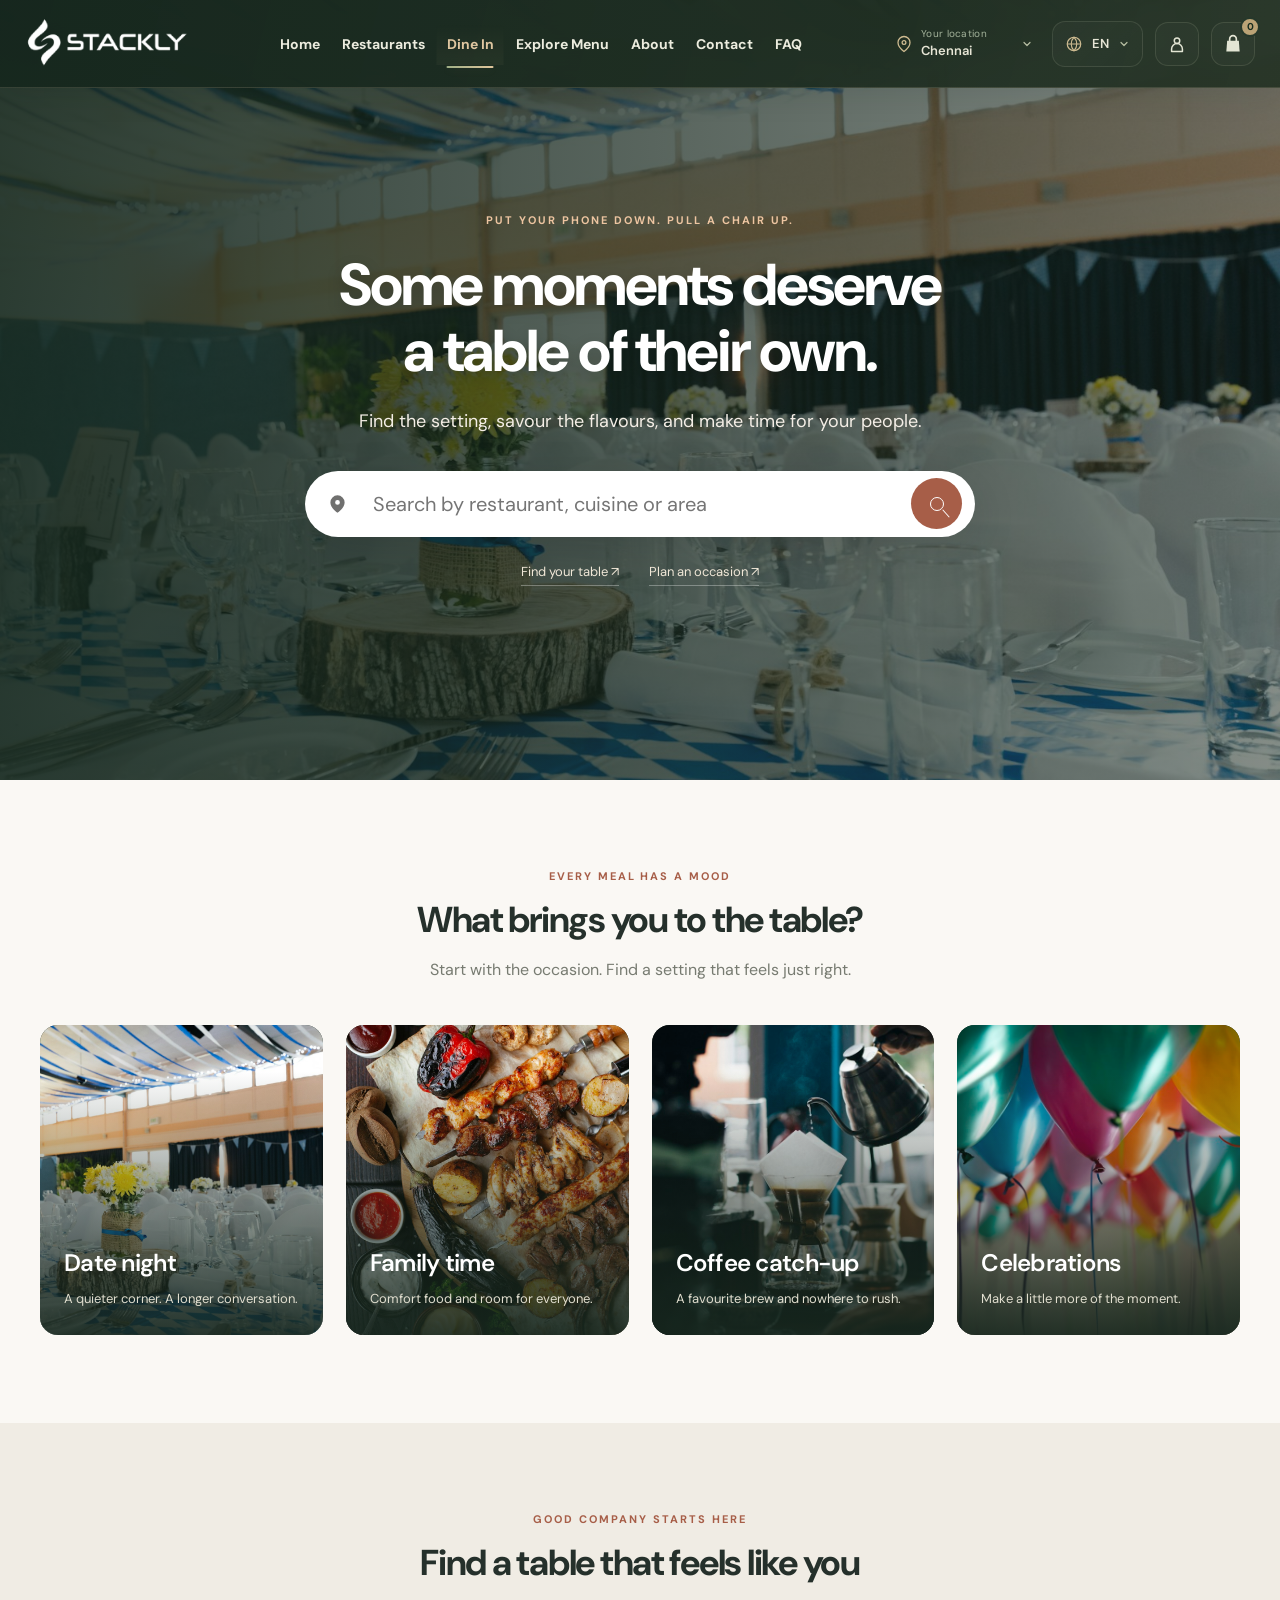
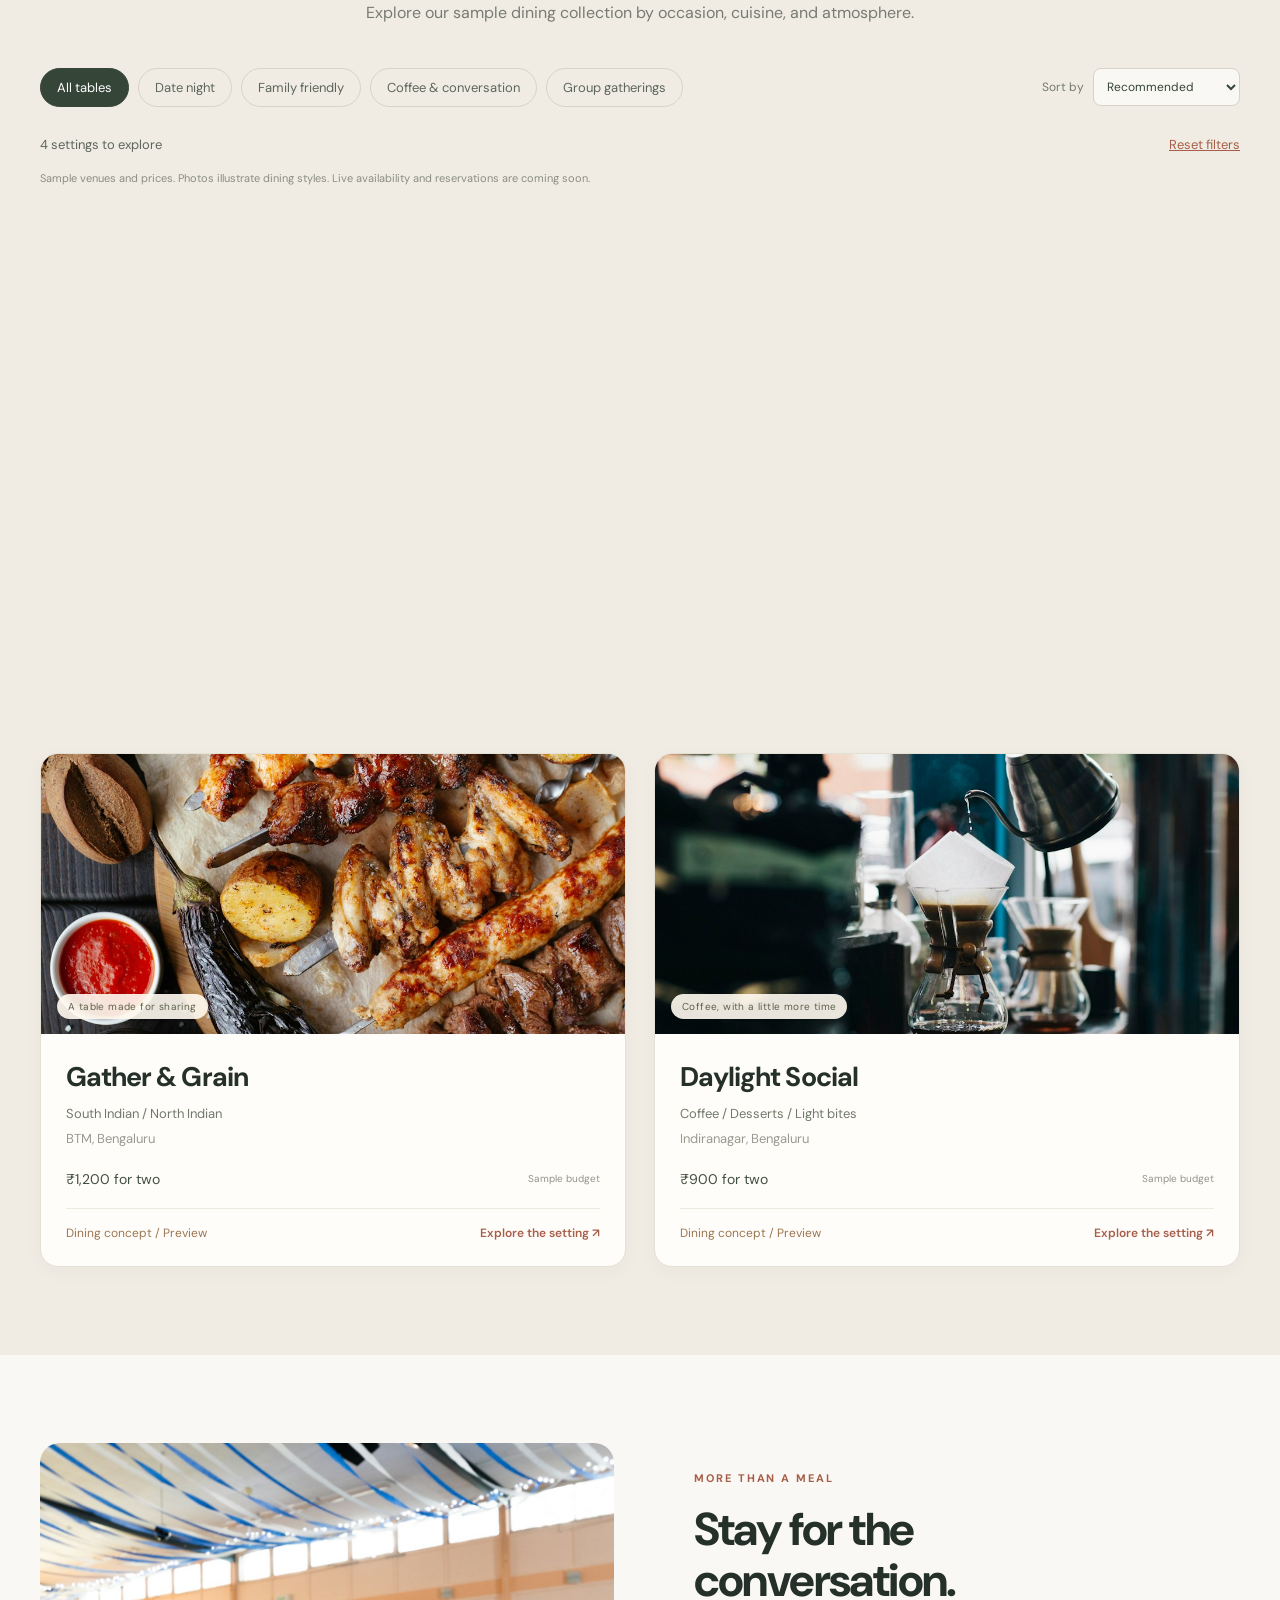
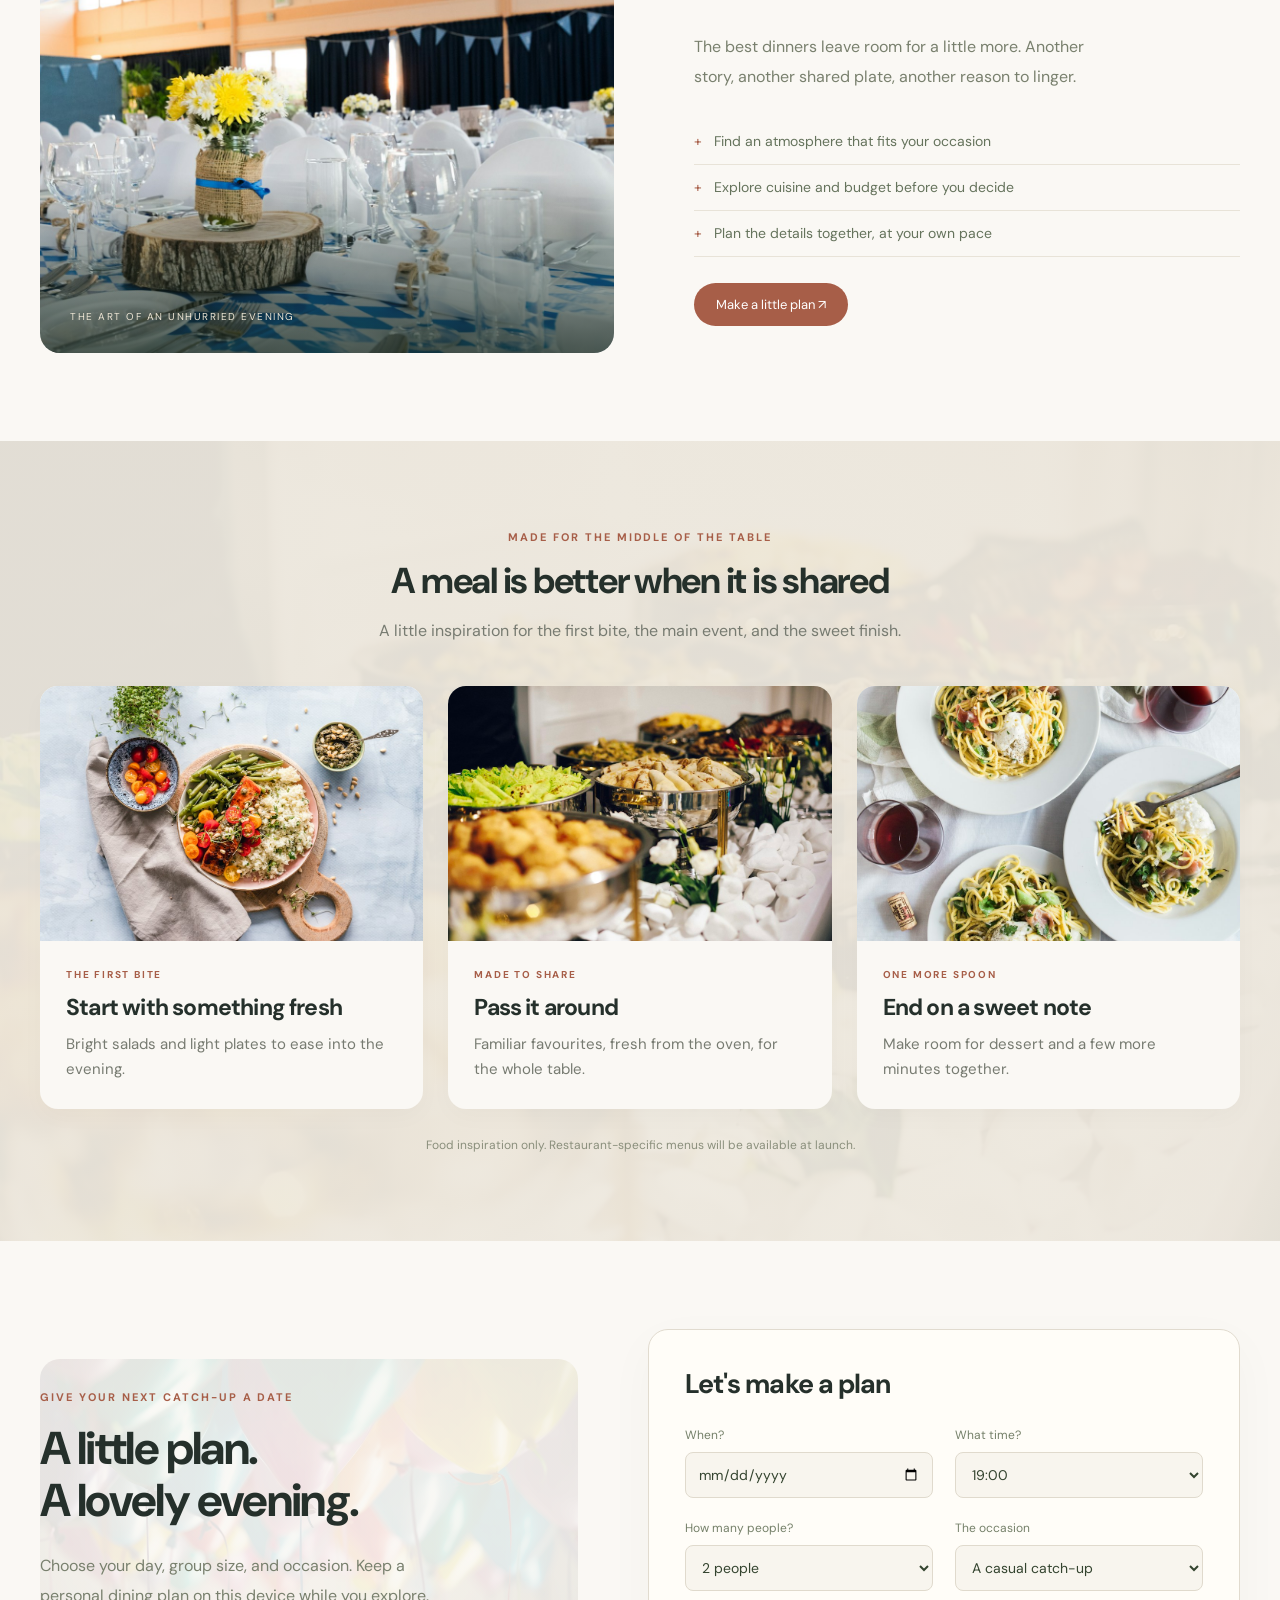
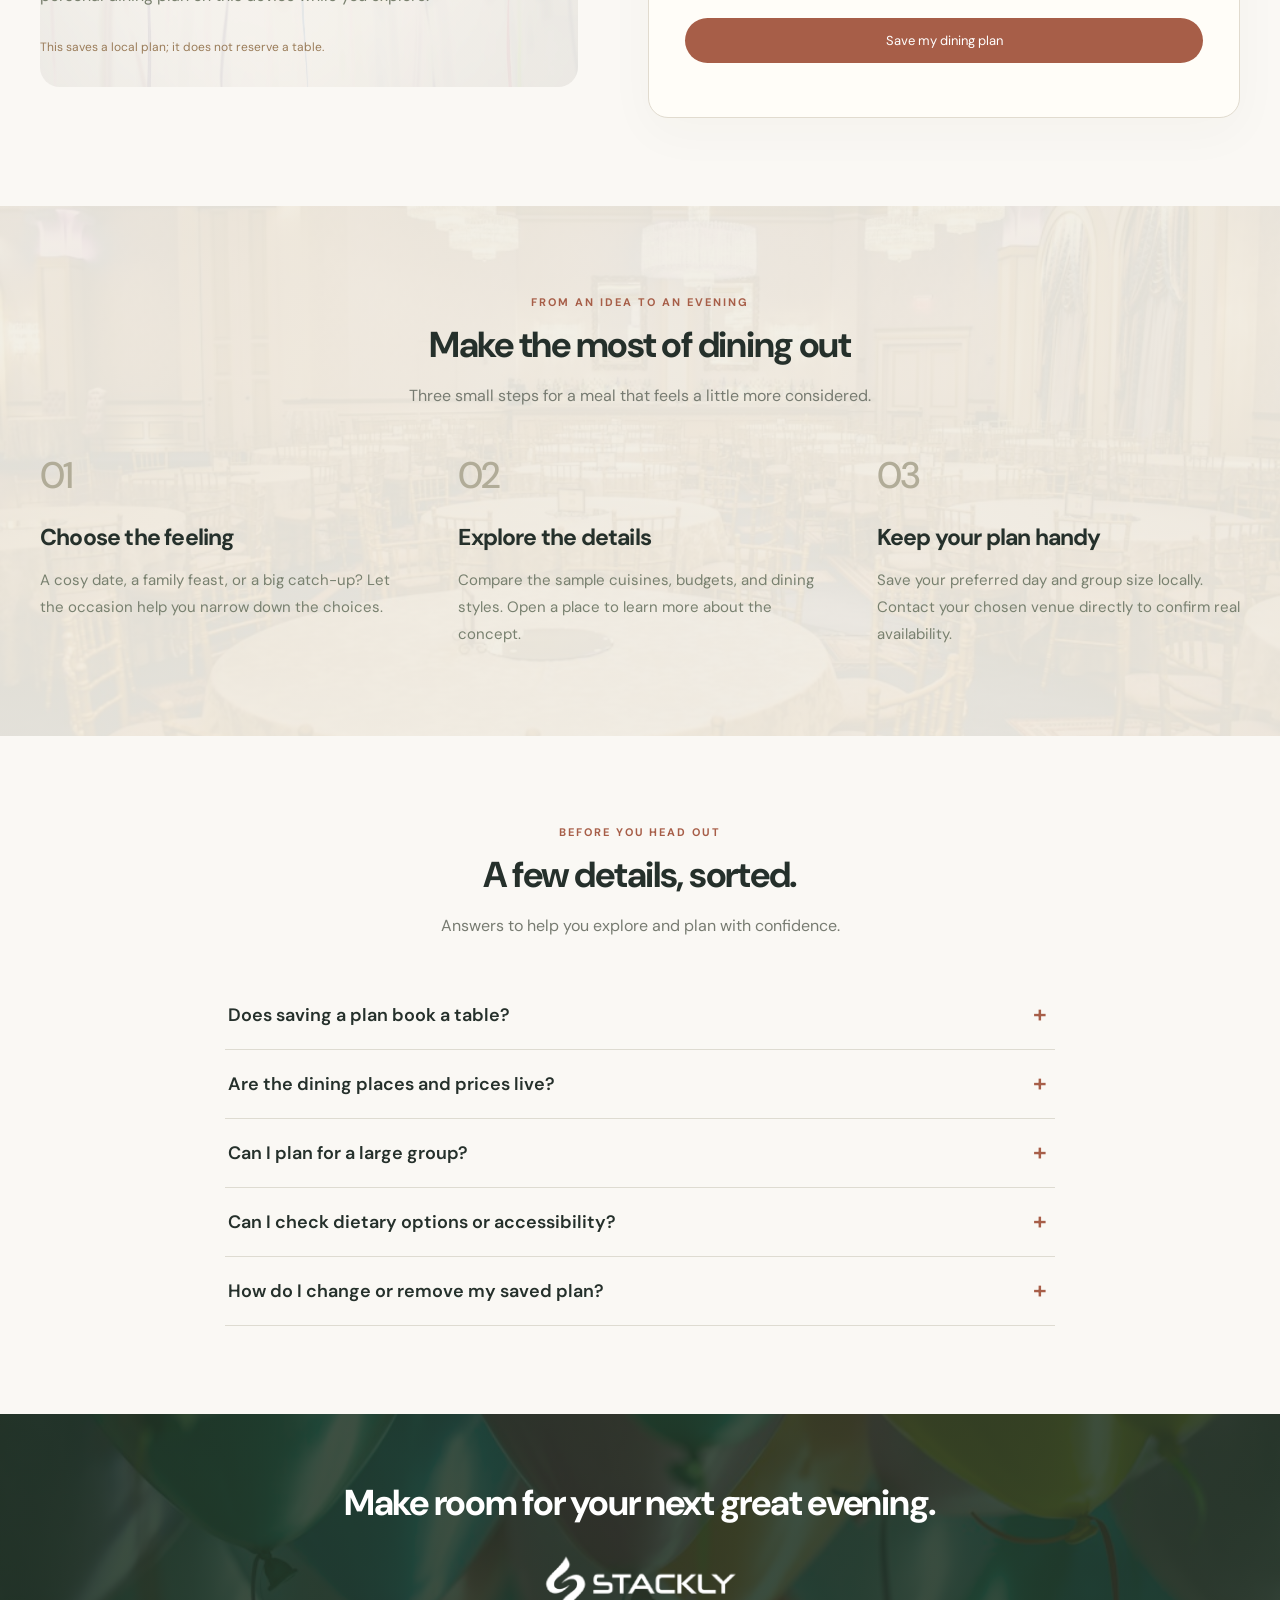
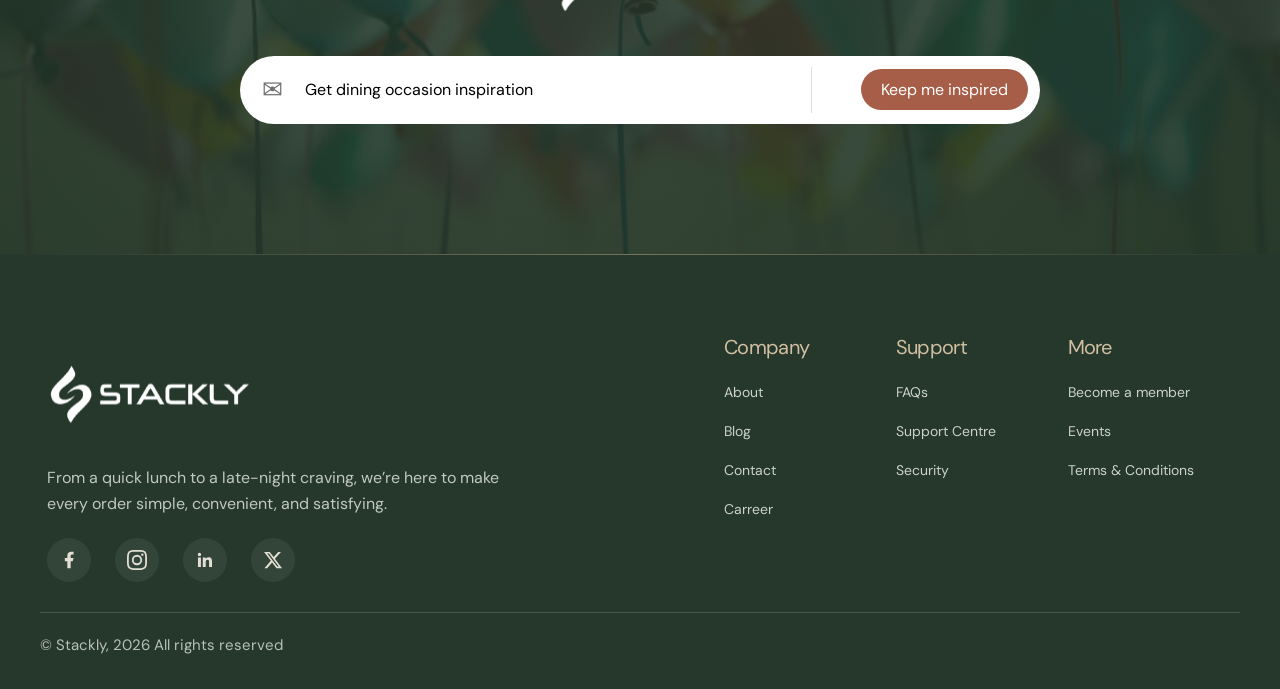
<file: dine-in.html>
<!doctype html><html lang="en"><head><meta charset="UTF-8"><meta name="viewport" content="width=device-width, initial-scale=1.0"><title>Dine In - Stackly</title><meta name="description" content="Find dining inspiration, explore restaurant atmospheres, and plan a meal worth sharing."><link rel="stylesheet" href="styles.css"><link rel="stylesheet" href="restaurants.css"><link rel="stylesheet" href="dine-in.css"><script src="account-store.js?v=dashboard-sync2" defer></script><script src="menu-data.js?v=dishphotos2" defer></script><script src="cart-store.js?v=dashboard1" defer></script><script src="dine-in.js?v=currency2" defer></script><script src="account-nav.js?v=dashboard1" defer></script><link rel="icon" type="image/webp" href="assets/stackly-logo.webp"><link rel="stylesheet" href="motion.css"><script src="motion.js" defer></script><link rel="stylesheet" href="header-motion.css?v=3"><script src="header-motion.js?v=3" defer></script><link rel="stylesheet" href="header-theme.css?v=1"><link rel="stylesheet" href="footer-motion.css?v=1"><script src="footer-motion.js?v=1" defer></script><link rel="stylesheet" href="header-preferences.css?v=3"><script src="language-data.js?v=1" defer></script><script src="header-preferences.js?v=4" defer></script></head><body class="restaurant-page dine-page"><svg class="svg-defs" xmlns="http://www.w3.org/2000/svg"><defs>
    
    <symbol id="pin" viewBox="0 0 24 24"><path fill="currentColor" d="M12 1a9 9 0 0 0-9 9c0 7 9 13 9 13s9-6 9-13a9 9 0 0 0-9-9Zm0 12a3 3 0 1 1 0-6 3 3 0 0 1 0 6Z"/></symbol>
    <symbol id="people" viewBox="0 0 50 40"><g fill="currentColor"><ellipse cx="25" cy="10" rx="8" ry="10"/><path d="M10 36V25l15-8 15 8v11Z"/><ellipse cx="10" cy="11" rx="6" ry="8"/><ellipse cx="40" cy="11" rx="6" ry="8"/><path d="M0 32V23l10-6 6 4-9 5v6Zm50 0V23l-10-6-6 4 9 5v6Z"/></g></symbol>
    <symbol id="building" viewBox="0 0 45 40"><path fill="currentColor" d="M5 2h30v12h5v22h3v3H2v-3h3Z"/><path stroke="#fafafe" stroke-width="4" d="M13 10h4m-4 8h4m-4 8h4m-4 8h4m8 2V21h10v15"/></symbol>
    <symbol id="sign" viewBox="0 0 40 40"><path stroke="currentColor" stroke-width="2" d="M20 1v36m-8 0h17"/><path fill="currentColor" d="M21 4h15l3 5-3 5H21ZM19 18H5l-4 5 4 5h14Z"/></symbol>
  </defs></svg><section class="hero dine-hero" id="home"><header class="header wrap"><a class="brand" href="index.html#home"><img class="brand-logo" src="assets/stackly-logo.webp" alt="STACKLY" width="200" height="104"></a><nav aria-label="Main navigation"><a href="index.html#home">Home</a><a href="restaurants.html">Restaurants</a><a class="active" href="dine-in.html" aria-current="page">Dine In</a><a href="explore-menu.html">Explore Menu</a><a href="about.html">About</a><a href="contact.html">Contact</a><a href="faq.html">FAQ</a></nav><div class="auth header-actions"><label class="header-select location-control"><svg aria-hidden="true"><use href="#pin"/></svg><span class="delivery-location"><span class="delivery-caption">Deliver to</span><select id="location-select" aria-label="Change delivery location"><option value="">Choose location</option><option>Bengaluru</option><option>Mumbai</option><option>Delhi</option><option selected>Chennai</option><option>Hyderabad</option><option>Pune</option></select></span></label><label class="header-select"><svg class="language-icon" viewBox="0 0 24 24" aria-hidden="true"><circle cx="12" cy="12" r="9" fill="none" stroke="currentColor" stroke-width="1.7"/><path d="M3 12h18M12 3c5 5 5 13 0 18-5-5-5-13 0-18Z" fill="none" stroke="currentColor" stroke-width="1.4"/></svg><select id="language-select" aria-label="Select language"><option value="en">EN</option><option value="hi">HI</option><option value="kn">KN</option></select></label><a class="login" href="login.html" aria-label="Login" title="Login"><svg viewBox="0 0 24 24" aria-hidden="true"><circle cx="12" cy="8" r="3.3"/><path d="M5.5 21v-3a6.5 6.5 0 0 1 13 0v3Z"/></svg><span class="control-label">Login</span></a><a class="signup cart-button" id="cart-button" href="cart.html" aria-label="Open cart, 0 items" title="Cart"><svg viewBox="0 0 24 24" aria-hidden="true"><path d="M5 8h14l1 13H4L5 8Z" fill="currentColor"/><path d="M8 9V6a4 4 0 0 1 8 0v3" fill="none" stroke="currentColor" stroke-width="2"/></svg><span class="control-label">Add to Cart</span><span class="cart-count">0</span></a></div></header><div class="hero-content"><span class="eyebrow hero-eyebrow">PUT YOUR PHONE DOWN. PULL A CHAIR UP.</span><h1>Some moments deserve<br>a table of their own.</h1><p>Find the setting, savour the flavours, and make time for your people.</p><form class="search" role="search"><svg aria-hidden="true"><use href="#pin"/></svg><input type="search" aria-label="Search dining places" placeholder="Search by restaurant, cuisine or area"><button aria-label="Find dining places"><span class="search-icon"></span></button></form><div class="hero-shortcuts"><a href="#restaurants">Find your table &#8599;</a><a href="#plan">Plan an occasion &#8599;</a></div></div></section><main><section class="wrap section-space" id="occasions"><div class="section-heading reveal"><span class="eyebrow">EVERY MEAL HAS A MOOD</span><h2>What brings you to the table?</h2><p>Start with the occasion. Find a setting that feels just right.</p></div><div class="dining-moods"><button class="mood-card reveal" data-mood="date"><img src="assets/dine-in/dining.jpg" alt="Date night dining inspiration" width="600" height="500" loading="lazy"><div><span>Date night</span><p>A quieter corner. A longer conversation.</p></div></button><button class="mood-card reveal" data-mood="family"><img src="assets/dine-in/indian.jpg" alt="Family time dining inspiration" width="600" height="500" loading="lazy"><div><span>Family time</span><p>Comfort food and room for everyone.</p></div></button><button class="mood-card reveal" data-mood="cafe"><img src="assets/dine-in/cafe.jpg" alt="Coffee catch-up dining inspiration" width="600" height="500" loading="lazy"><div><span>Coffee catch-up</span><p>A favourite brew and nowhere to rush.</p></div></button><button class="mood-card reveal" data-mood="group"><img src="assets/dine-in/friends.jpg" alt="Celebrations dining inspiration" width="600" height="500" loading="lazy"><div><span>Celebrations</span><p>Make a little more of the moment.</p></div></button></div></section><section class="directory-section section-space" id="restaurants"><div class="wrap"><div class="section-heading reveal"><span class="eyebrow">GOOD COMPANY STARTS HERE</span><h2>Find a table that feels like you</h2><p>Explore our sample dining collection by occasion, cuisine, and atmosphere.</p></div><div class="directory-toolbar"><div class="directory-filters" role="group" aria-label="Filter dining places"><button class="selected" data-filter="all" aria-pressed="true">All tables</button><button data-filter="date" aria-pressed="false">Date night</button><button data-filter="family" aria-pressed="false">Family friendly</button><button data-filter="cafe" aria-pressed="false">Coffee &amp; conversation</button><button data-filter="group" aria-pressed="false">Group gatherings</button></div><label class="sort-label">Sort by <select id="dining-sort"><option value="recommended">Recommended</option><option value="price">Budget: low to high</option></select></label></div><div class="results-bar"><p id="results-count" role="status"></p><button id="reset-dining" class="clear-filters">Reset filters</button></div><p class="sample-note">Sample venues and prices. Photos illustrate dining styles. Live availability and reservations are coming soon.</p><div class="directory-grid" id="dining-grid"></div><div class="empty-results" hidden><h3>A different mood, perhaps?</h3><p>Try another search or reset the filters to discover all tables.</p></div></div></section><section class="wrap section-space dining-spotlight"><div class="spotlight-image reveal"><img src="assets/dine-in/dining.jpg" width="1000" height="1000" loading="lazy" alt="Carefully presented plates in an intimate restaurant setting"><span>THE ART OF AN UNHURRIED EVENING</span></div><div class="spotlight-copy reveal"><span class="eyebrow">MORE THAN A MEAL</span><h2>Stay for the<br>conversation.</h2><p>The best dinners leave room for a little more. Another story, another shared plate, another reason to linger.</p><ul><li>Find an atmosphere that fits your occasion</li><li>Explore cuisine and budget before you decide</li><li>Plan the details together, at your own pace</li></ul><a class="solid-link" href="#plan">Make a little plan &#8599;</a></div></section><section class="dining-food section-space"><div class="wrap"><div class="section-heading reveal"><span class="eyebrow">MADE FOR THE MIDDLE OF THE TABLE</span><h2>A meal is better when it is shared</h2><p>A little inspiration for the first bite, the main event, and the sweet finish.</p></div><div class="dish-grid"><article class="dish-card reveal"><div class="dish-photo"><img src="assets/dine-in/salad.jpg" width="600" height="440" loading="lazy" alt="Start with something fresh"></div><div class="dish-copy"><span class="eyebrow">THE FIRST BITE</span><h3>Start with something fresh</h3><p>Bright salads and light plates to ease into the evening.</p></div></article><article class="dish-card reveal"><div class="dish-photo"><img src="assets/dine-in/pizza.jpg" width="600" height="440" loading="lazy" alt="Pass it around"></div><div class="dish-copy"><span class="eyebrow">MADE TO SHARE</span><h3>Pass it around</h3><p>Familiar favourites, fresh from the oven, for the whole table.</p></div></article><article class="dish-card reveal"><div class="dish-photo"><img src="assets/dine-in/dessert.jpg" width="600" height="440" loading="lazy" alt="End on a sweet note"></div><div class="dish-copy"><span class="eyebrow">ONE MORE SPOON</span><h3>End on a sweet note</h3><p>Make room for dessert and a few more minutes together.</p></div></article></div><p class="food-note">Food inspiration only. Restaurant-specific menus will be available at launch.</p></div></section><section class="wrap section-space dining-planner" id="plan"><div class="planner-intro reveal"><span class="eyebrow">GIVE YOUR NEXT CATCH-UP A DATE</span><h2>A little plan.<br>A lovely evening.</h2><p>Choose your day, group size, and occasion. Keep a personal dining plan on this device while you explore.</p><span class="planner-disclaimer">This saves a local plan; it does not reserve a table.</span></div><form id="dining-plan" class="planner-form reveal"><h3>Let's make a plan</h3><div class="planner-fields"><label>When?<input id="plan-date" name="date" type="date" required></label><label>What time?<select name="time"><option>12:00</option><option>13:00</option><option>18:00</option><option selected>19:00</option><option>20:00</option><option>21:00</option></select></label><label>How many people?<select name="guests"><option>2 people</option><option>3 people</option><option>4 people</option><option>5-6 people</option><option>7 or more</option></select></label><label>The occasion<select name="occasion"><option>A casual catch-up</option>Date night</option>Family meal</option><option>Family meal</option><option>A celebration</option></select></label></div><button class="solid-link" type="submit">Save my dining plan</button><p class="plan-status" role="status"></p></form></section><section class="how-section section-space"><div class="wrap"><div class="section-heading reveal"><span class="eyebrow">FROM AN IDEA TO AN EVENING</span><h2>Make the most of dining out</h2><p>Three small steps for a meal that feels a little more considered.</p></div><div class="steps-grid"><article class="step reveal"><span>01</span><h3>Choose the feeling</h3><p>A cosy date, a family feast, or a big catch-up? Let the occasion help you narrow down the choices.</p></article><article class="step reveal"><span>02</span><h3>Explore the details</h3><p>Compare the sample cuisines, budgets, and dining styles. Open a place to learn more about the concept.</p></article><article class="step reveal"><span>03</span><h3>Keep your plan handy</h3><p>Save your preferred day and group size locally. Contact your chosen venue directly to confirm real availability.</p></article></div></div></section><section class="wrap section-space faq-section" id="faq"><div class="section-heading reveal"><span class="eyebrow">BEFORE YOU HEAD OUT</span><h2>A few details, sorted.</h2><p>Answers to help you explore and plan with confidence.</p></div><div class="faq-list reveal"><details><summary>Does saving a plan book a table?</summary><p>No. Your plan is stored only in this browser. It does not check availability, contact a venue, take payment, or create a reservation.</p></details><details><summary>Are the dining places and prices live?</summary><p>This collection uses sample listings and illustrative venue photography. Prices and dining descriptions are examples, not verified venue information.</p></details><details><summary>Can I plan for a large group?</summary><p>Select 7 or more in the planner and choose a celebration or family occasion. Confirm seating, menus, accessibility, and any deposit directly with your chosen venue.</p></details><details><summary>Can I check dietary options or accessibility?</summary><p>Live venue menus, allergen information, and accessibility details are not connected yet. Confirm any specific requirement directly with the venue before visiting.</p></details><details><summary>How do I change or remove my saved plan?</summary><p>Change the form and save again to replace your plan. After a plan is saved, use Clear saved plan to remove it from this browser.</p></details></div></section></main><section class="newsletter"><h2 class="reveal">Make room for your next great evening.</h2><img class="large-brand brand-logo reveal" src="assets/stackly-logo.webp" alt="STACKLY" width="240" height="125"><form class="subscribe reveal"><span aria-hidden="true">✉</span><input type="email" required aria-label="Email address" placeholder="Get dining occasion inspiration"><button>Keep me inspired</button></form><p class="newsletter-status" role="status"></p></section><footer id="contact"><div class="footer-inner wrap"><div class="footer-about"><a href="index.html#home" class="brand"><img class="brand-logo" src="assets/stackly-logo.webp" alt="STACKLY" width="200" height="104"></a><p>From a quick lunch to a late-night craving, we’re here to make<br class="desktop-break"> every order simple, convenient, and satisfying.</p><div class="socials"><a href="https://www.facebook.com/people/Stackly-Stackly/pfbid02NmgSaxmeD8WJngqrhKudvxzak9GvzPLz6YS9NMdJJM9rSeJ7ZTyG6h3HF3p3koBEl/?rdid=3qmngFeLJe3ChGfe&amp;share_url=https%3A%2F%2Fwww.facebook.com%2Fshare%2F1BrqaZkJRe%2F" target="_blank" rel="noopener noreferrer" aria-label="Facebook"><svg viewBox="0 0 24 24" width="20" height="20" fill="currentColor" aria-hidden="true"><path d="M14 13.5h2.5l1-4H14v-2c0-1.03 0-2 2-2h1.5V2.14c-.326-.043-1.557-.14-2.857-.14C11.928 2 10 3.657 10 6.7v2.8H7v4h3V22h4v-8.5z"/></svg></a><a href="https://www.instagram.com/thestackly" target="_blank" rel="noopener noreferrer" aria-label="Instagram"><svg viewBox="0 0 24 24" width="20" height="20" fill="currentColor" aria-hidden="true"><path d="M12 2.163c3.204 0 3.584.012 4.85.07 3.252.148 4.771 1.691 4.919 4.919.058 1.265.069 1.645.069 4.849 0 3.205-.012 3.584-.069 4.849-.149 3.225-1.664 4.771-4.919 4.919-1.266.058-1.644.07-4.85.07-3.204 0-3.584-.012-4.849-.07-3.26-.149-4.771-1.699-4.919-4.92-.058-1.265-.07-1.644-.07-4.849 0-3.204.013-3.583.07-4.849.149-3.227 1.664-4.771 4.919-4.919 1.266-.057 1.645-.069 4.849-.069zm0-2.163c-3.259 0-3.667.014-4.947.072-4.358.2-6.78 2.618-6.98 6.98-.059 1.281-.073 1.689-.073 4.948 0 3.259.014 3.668.072 4.948.2 4.358 2.618 6.78 6.98 6.98 1.281.058 1.689.072 4.948.072 3.259 0 3.668-.014 4.948-.072 4.354-.2 6.782-2.618 6.979-6.98.059-1.28.073-1.689.073-4.948 0-3.259-.014-3.667-.072-4.947-.196-4.354-2.617-6.78-6.979-6.98-1.281-.059-1.69-.073-4.949-.073zm0 5.838a6.162 6.162 0 1 0 0 12.324 6.162 6.162 0 0 0 0-12.324zM12 16a4 4 0 1 1 0-8 4 4 0 0 1 0 8zm6.406-11.845a1.44 1.44 0 1 0 0 2.881 1.44 1.44 0 0 0 0-2.881z"/></svg></a><a href="https://www.linkedin.com/company/the-stackly/" target="_blank" rel="noopener noreferrer" aria-label="LinkedIn"><svg viewBox="0 0 24 24" width="20" height="20" fill="currentColor" aria-hidden="true"><path d="M20.447 20.452h-3.554v-5.569c0-1.328-.027-3.037-1.852-3.037-1.853 0-2.136 1.445-2.136 2.939v5.667H9.351V9h3.414v1.561h.046c.477-.9 1.637-1.85 3.37-1.85 3.601 0 4.267 2.37 4.267 5.455v6.286zM5.337 7.433a2.062 2.062 0 0 1-2.063-2.065 2.064 2.064 0 1 1 2.063 2.065zm1.782 13.019H3.555V9h3.564v11.452z"/></svg></a><a href="https://x.com/The_Stackly" target="_blank" rel="noopener noreferrer" aria-label="X"><svg viewBox="0 0 24 24" width="20" height="20" fill="currentColor" aria-hidden="true"><path d="M18.244 2.25h3.308l-7.227 8.26 8.502 11.24H16.17l-5.214-6.817L4.99 21.75H1.68l7.73-8.835L1.254 2.25H8.08l4.713 6.231zm-1.161 17.52h1.833L7.084 4.126H5.117z"/></svg></a></div></div><div class="footer-links"><div><h3>Company</h3><a href="about.html">About</a><button data-info="Blog">Blog</button><a href="contact.html">Contact</a><button data-info="Career">Carreer</button></div><div><h3>Support</h3><a href="faq.html">FAQs</a><button data-info="Support Centre">Support Centre</button><button data-info="Security">Security</button></div><div><h3>More</h3><button data-auth="Sign Up">Become a member</button><button data-info="Events">Events</button><button data-info="Terms & Conditions">Terms & Conditions</button></div></div><div class="footer-divider" aria-hidden="true"></div><p class="copyright">© Stackly, 2026 All rights reserved</p></div></footer><dialog id="modal"><button class="close" aria-label="Close dialog">&times;</button><div id="modal-content"></div></dialog><div class="toast" role="status"></div></body></html>
</file>
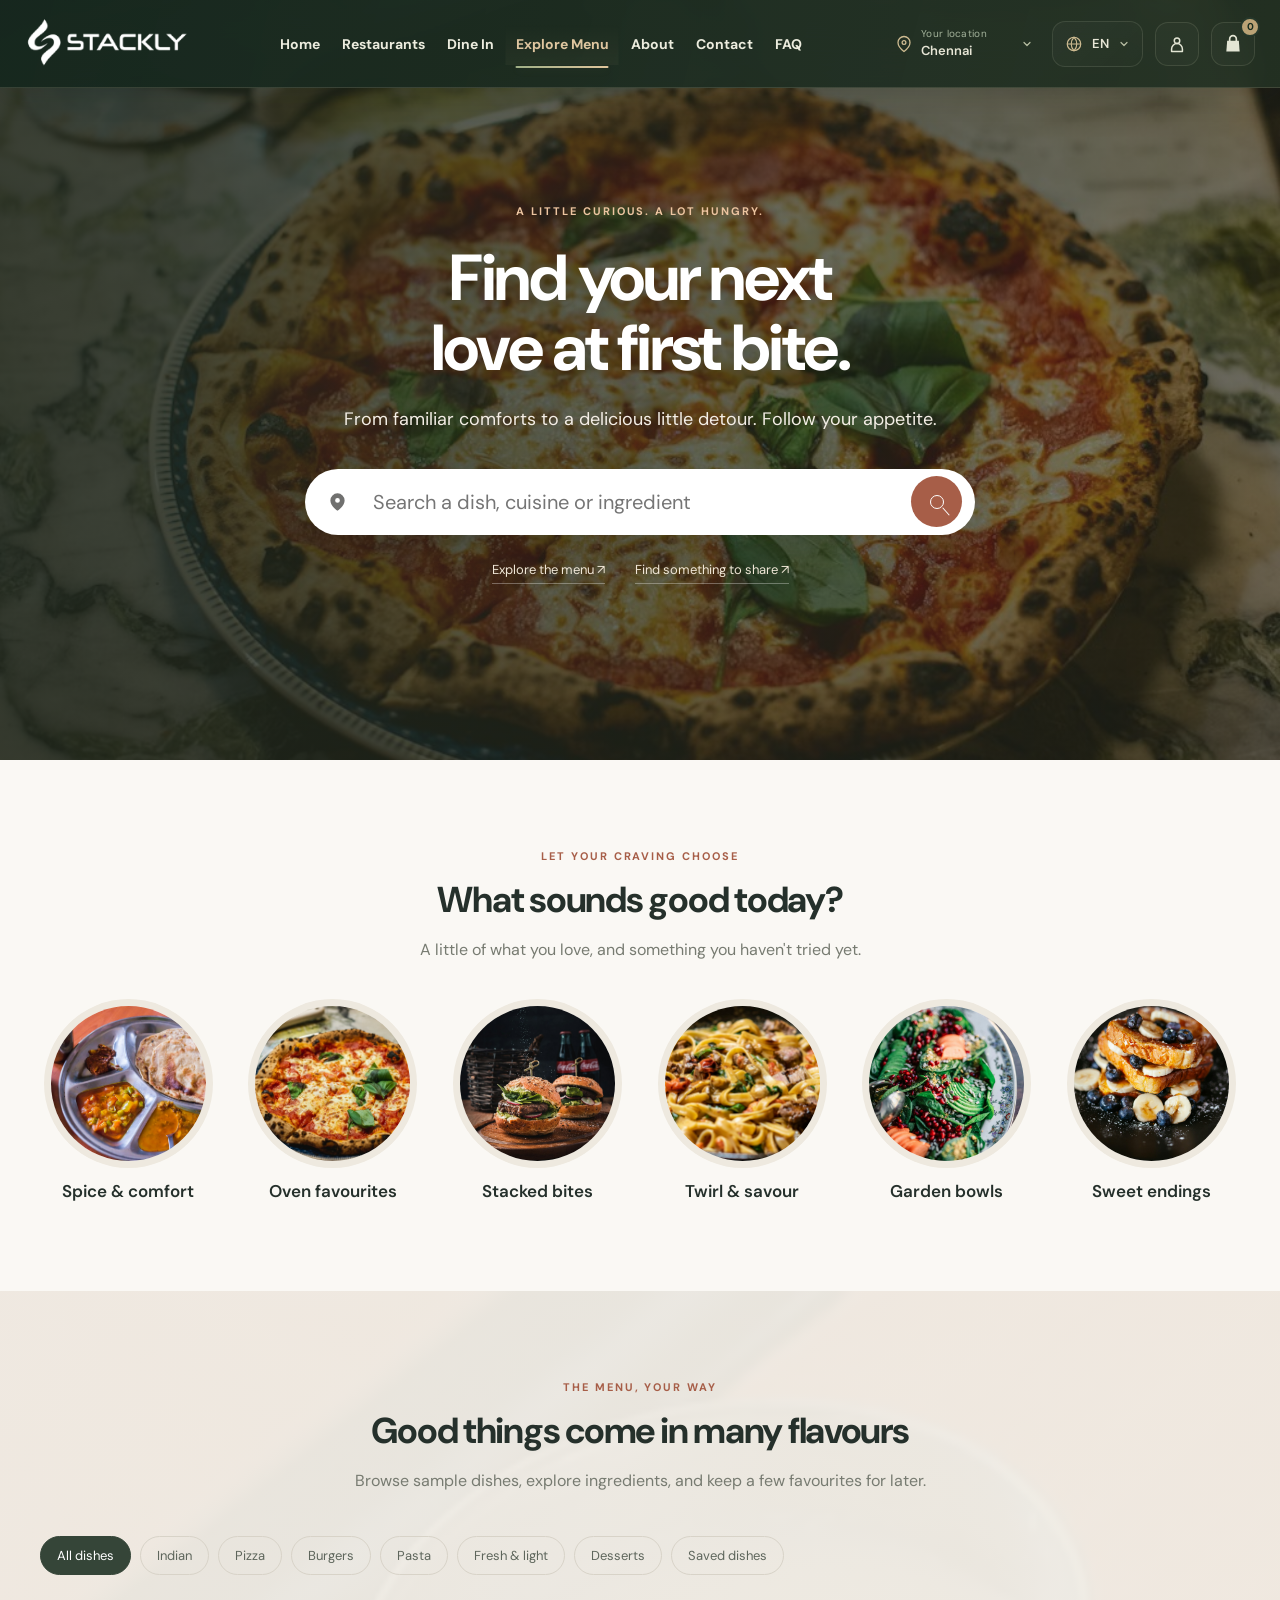
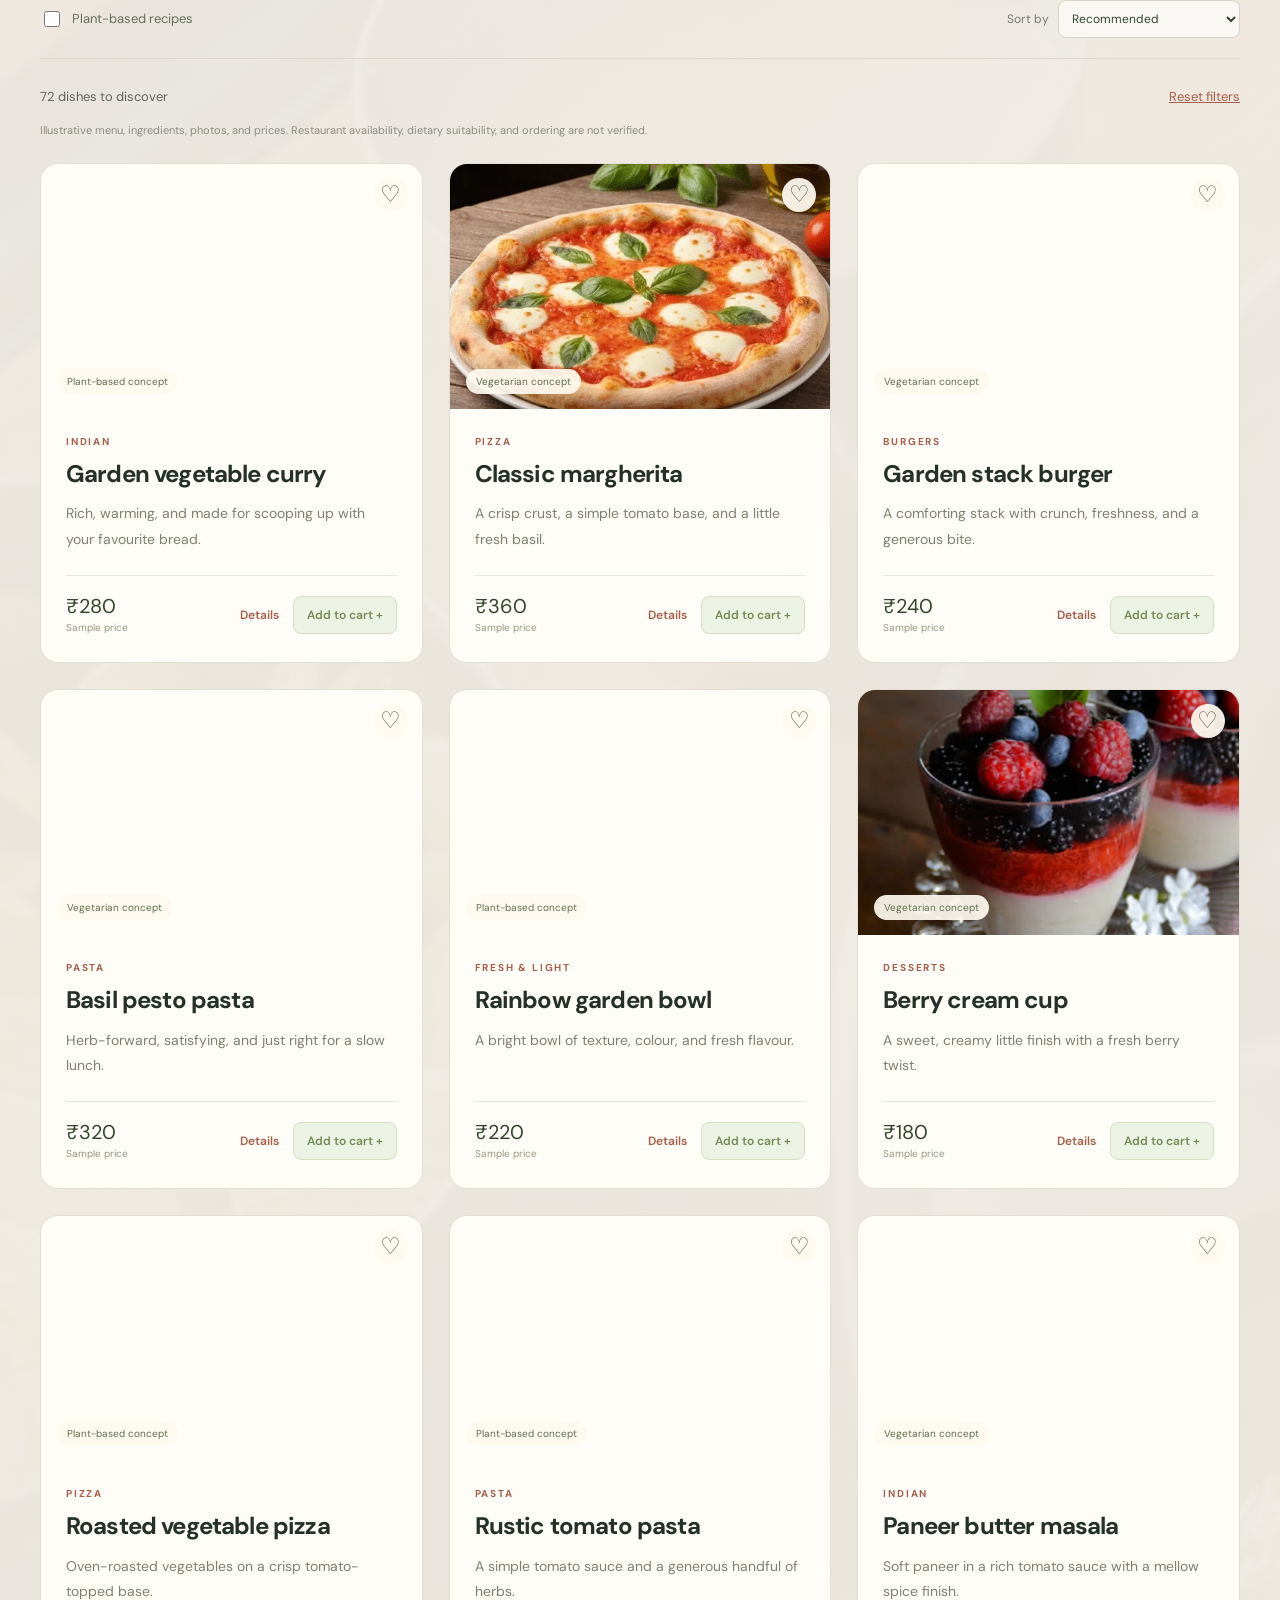
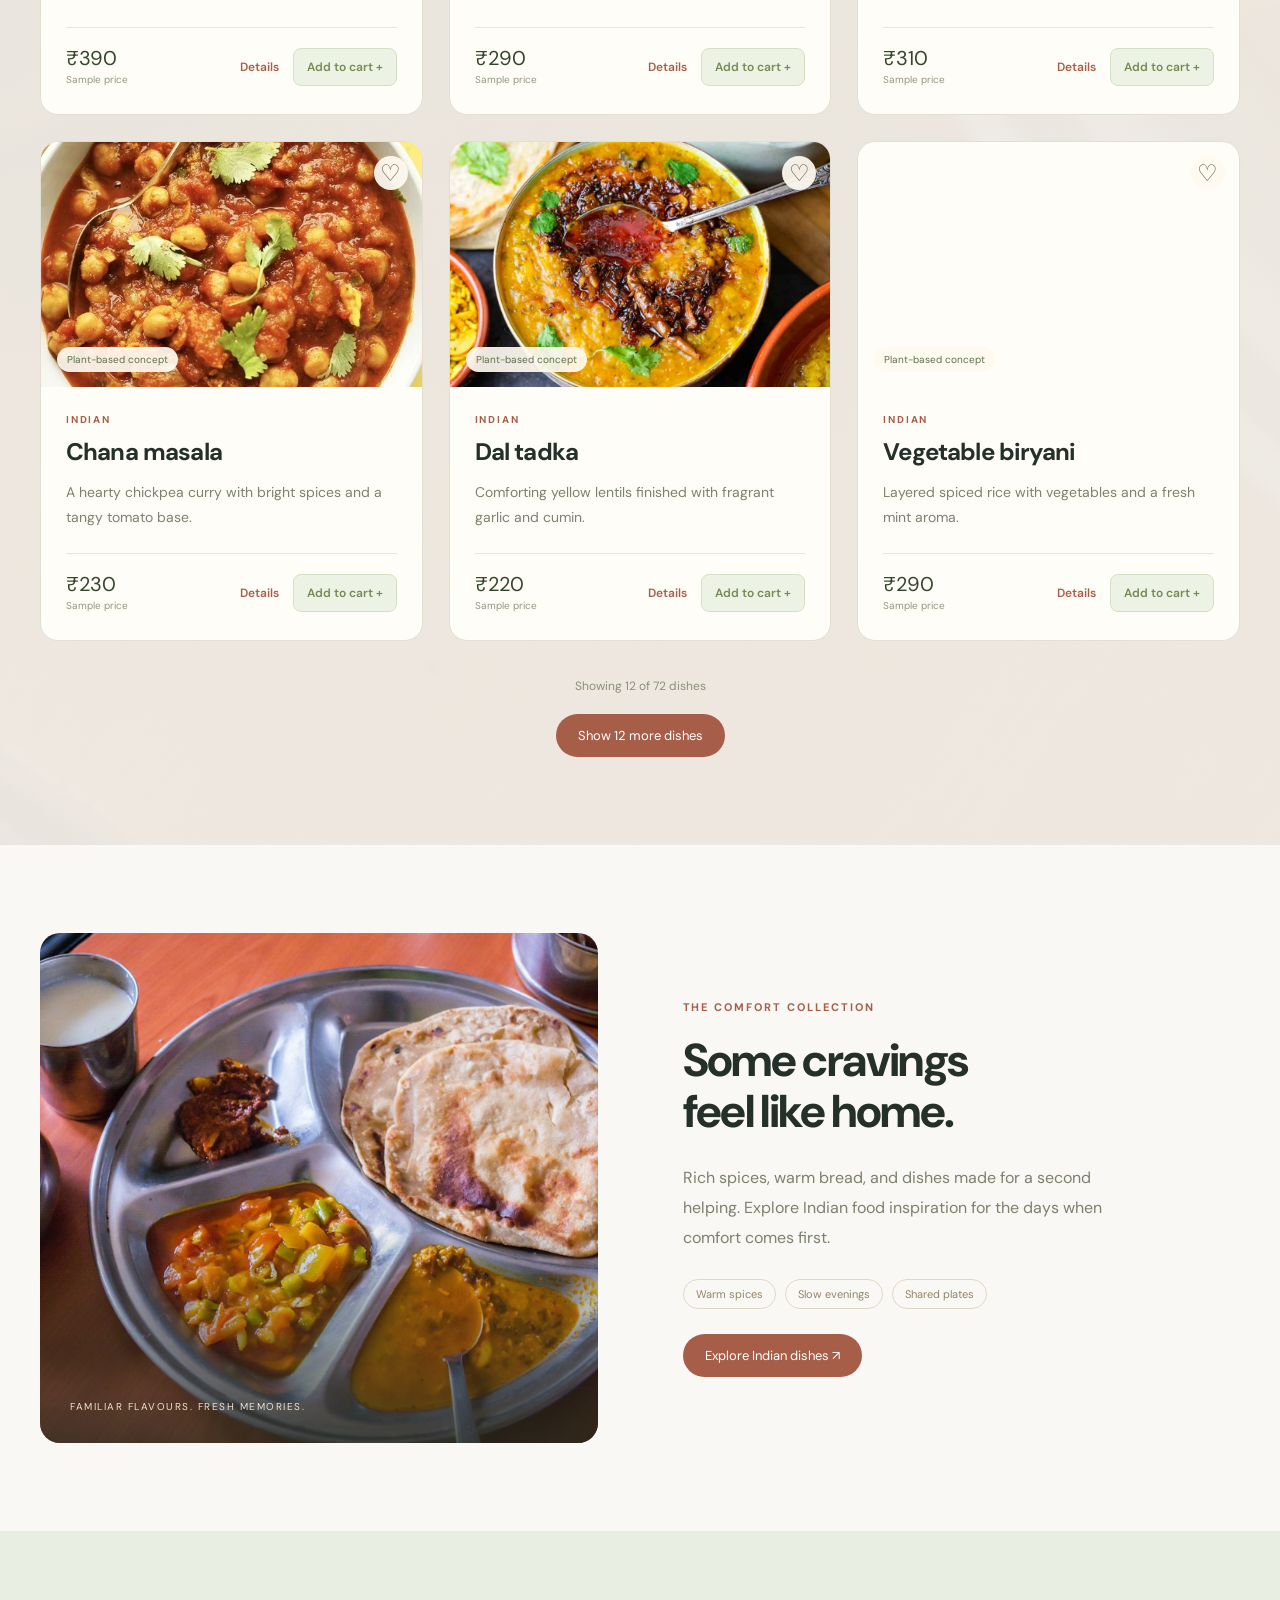
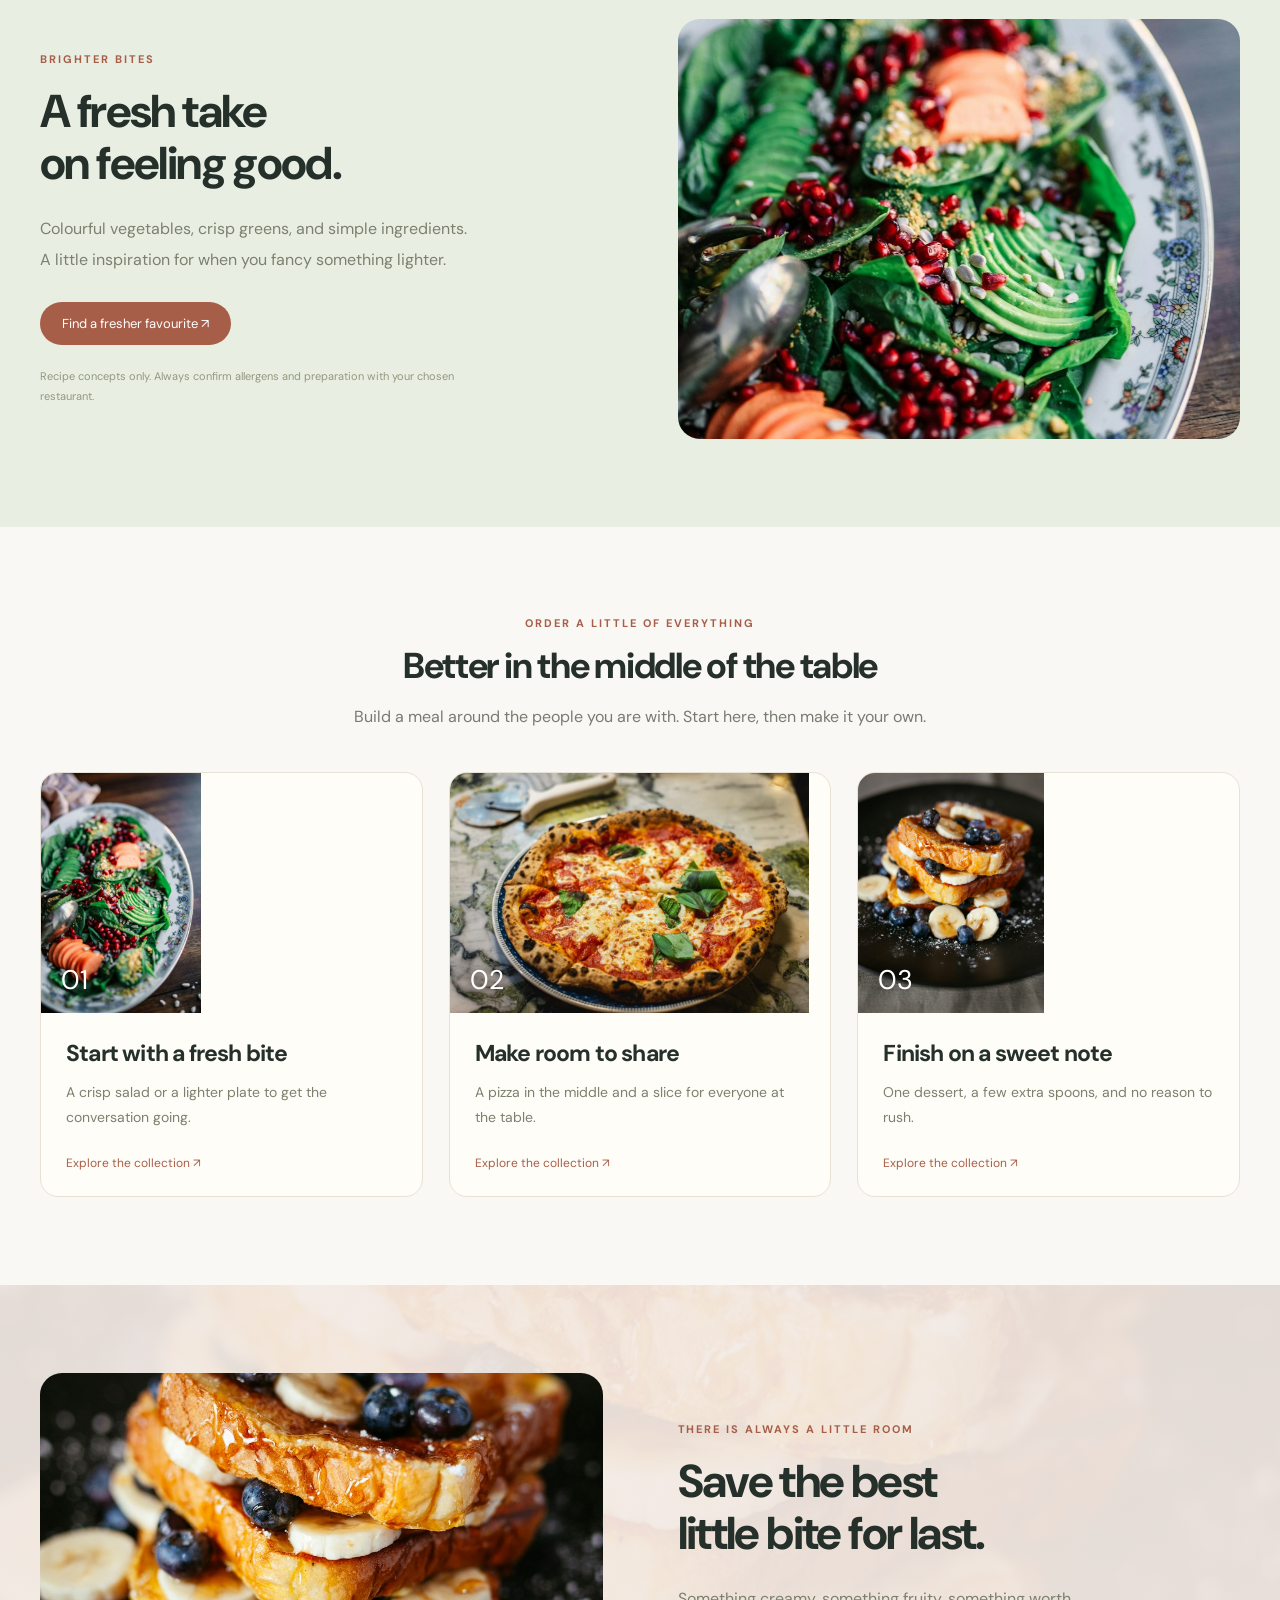
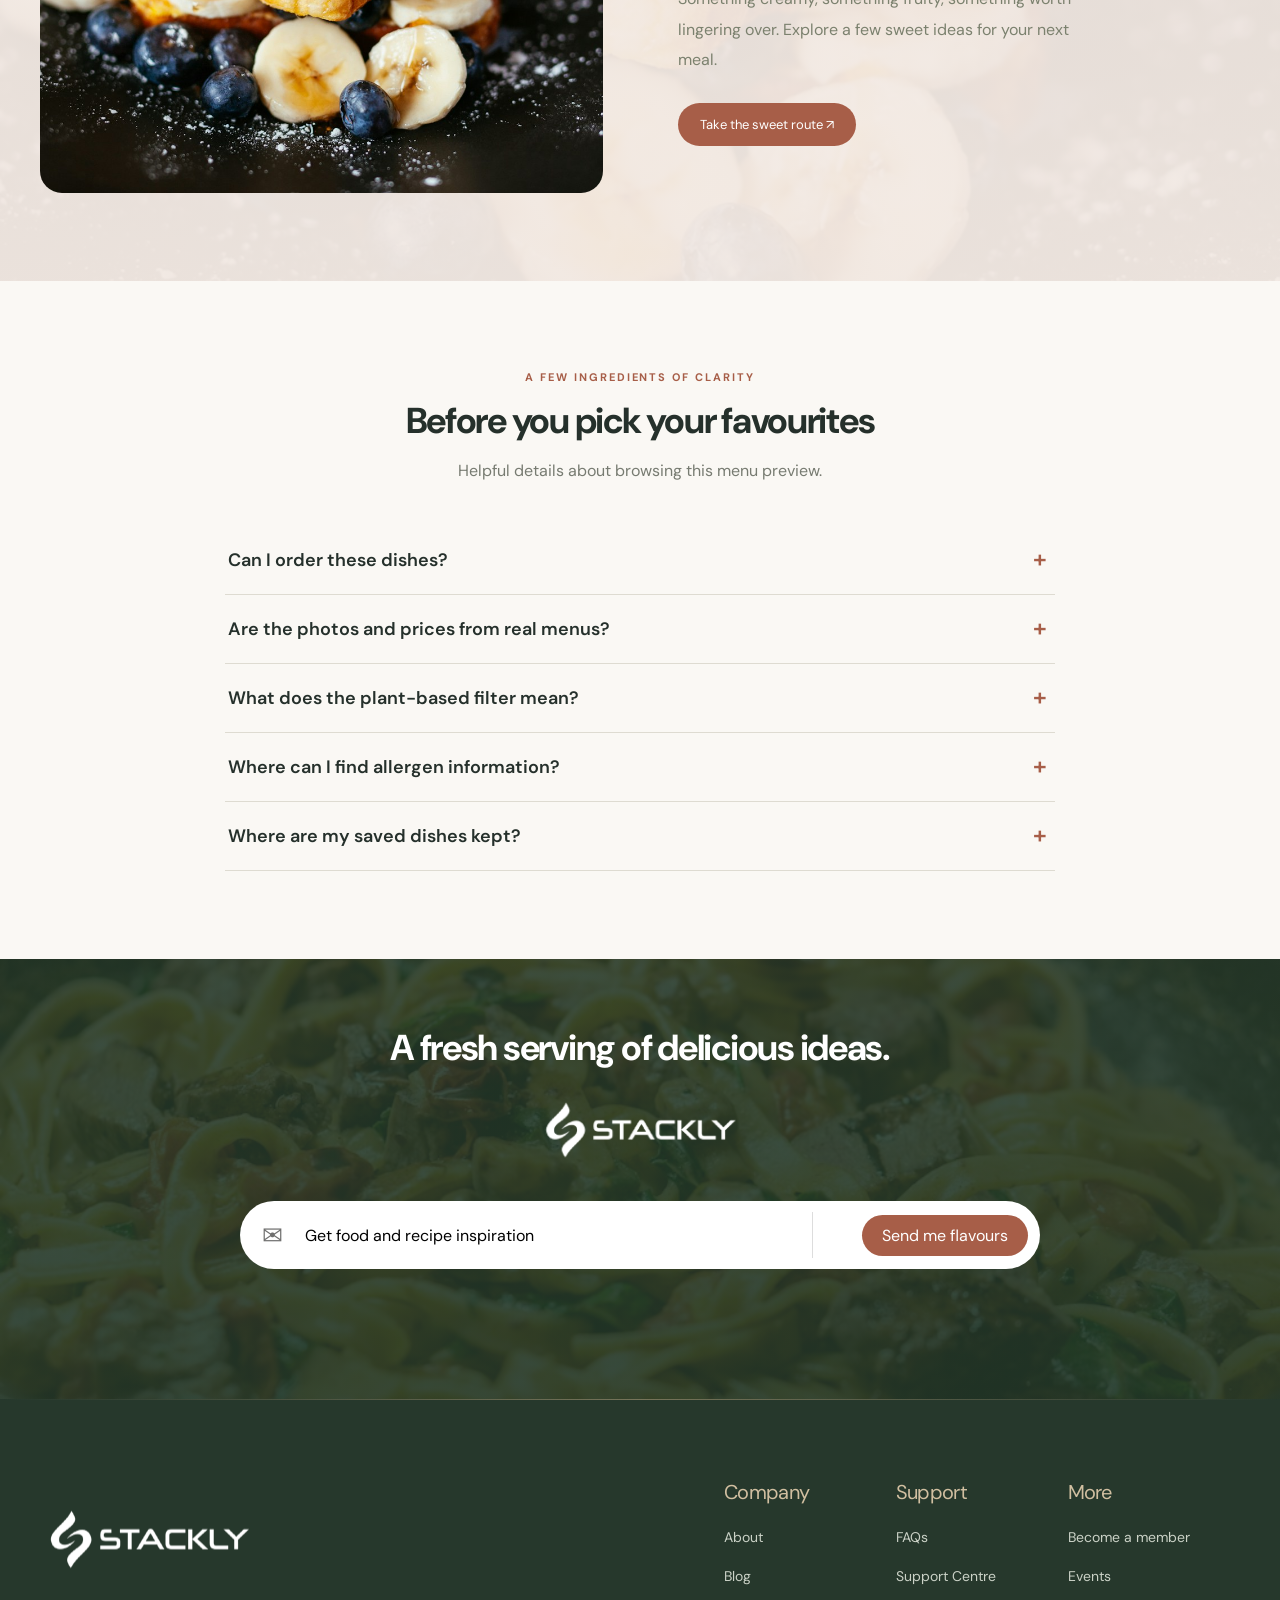
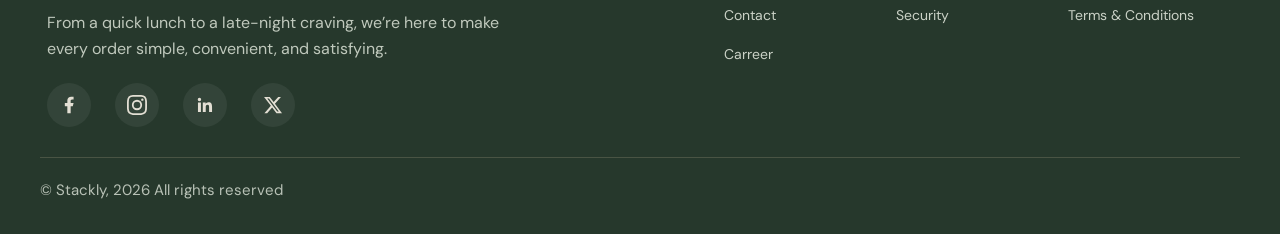
<file: explore-menu.html>
<!doctype html><html lang="en"><head><meta charset="UTF-8"><meta name="viewport" content="width=device-width, initial-scale=1.0"><title>Explore Menu - Stackly</title><meta name="description" content="Explore food inspiration, browse sample dishes, and save a few favourites for your next meal."><link rel="stylesheet" href="styles.css"><link rel="stylesheet" href="restaurants.css"><link rel="stylesheet" href="explore-menu.css?v=menuadd2"><script src="account-store.js?v=dashboard-sync2" defer></script><script src="menu-data.js?v=dishphotos2" defer></script><script src="cart-store.js?v=dashboard1" defer></script><script src="explore-menu.js?v=dashboard1" defer></script><script src="account-nav.js?v=dashboard1" defer></script><link rel="icon" type="image/webp" href="assets/stackly-logo.webp"><link rel="stylesheet" href="motion.css"><script src="motion.js" defer></script><link rel="stylesheet" href="header-motion.css?v=3"><script src="header-motion.js?v=3" defer></script><link rel="stylesheet" href="header-theme.css?v=1"><link rel="stylesheet" href="footer-motion.css?v=1"><script src="footer-motion.js?v=1" defer></script><link rel="stylesheet" href="header-preferences.css?v=3"><script src="language-data.js?v=1" defer></script><script src="header-preferences.js?v=4" defer></script><script src="menu-cart.js?v=2" defer></script></head><body class="restaurant-page menu-page"><svg class="svg-defs" xmlns="http://www.w3.org/2000/svg"><defs>
    
    <symbol id="pin" viewBox="0 0 24 24"><path fill="currentColor" d="M12 1a9 9 0 0 0-9 9c0 7 9 13 9 13s9-6 9-13a9 9 0 0 0-9-9Zm0 12a3 3 0 1 1 0-6 3 3 0 0 1 0 6Z"/></symbol>
    <symbol id="people" viewBox="0 0 50 40"><g fill="currentColor"><ellipse cx="25" cy="10" rx="8" ry="10"/><path d="M10 36V25l15-8 15 8v11Z"/><ellipse cx="10" cy="11" rx="6" ry="8"/><ellipse cx="40" cy="11" rx="6" ry="8"/><path d="M0 32V23l10-6 6 4-9 5v6Zm50 0V23l-10-6-6 4 9 5v6Z"/></g></symbol>
    <symbol id="building" viewBox="0 0 45 40"><path fill="currentColor" d="M5 2h30v12h5v22h3v3H2v-3h3Z"/><path stroke="#fafafe" stroke-width="4" d="M13 10h4m-4 8h4m-4 8h4m-4 8h4m8 2V21h10v15"/></symbol>
    <symbol id="sign" viewBox="0 0 40 40"><path stroke="currentColor" stroke-width="2" d="M20 1v36m-8 0h17"/><path fill="currentColor" d="M21 4h15l3 5-3 5H21ZM19 18H5l-4 5 4 5h14Z"/></symbol>
  </defs></svg><section class="hero menu-hero" id="home"><header class="header wrap"><a class="brand" href="index.html#home"><img class="brand-logo" src="assets/stackly-logo.webp" alt="STACKLY" width="200" height="104"></a><nav aria-label="Main navigation"><a href="index.html#home">Home</a><a href="restaurants.html">Restaurants</a><a href="dine-in.html">Dine In</a><a class="active" href="explore-menu.html" aria-current="page">Explore Menu</a><a href="about.html">About</a><a href="contact.html">Contact</a><a href="faq.html">FAQ</a></nav><div class="auth header-actions"><label class="header-select location-control"><svg aria-hidden="true"><use href="#pin"/></svg><span class="delivery-location"><span class="delivery-caption">Deliver to</span><select id="location-select" aria-label="Change delivery location"><option value="">Choose location</option><option>Bengaluru</option><option>Mumbai</option><option>Delhi</option><option selected>Chennai</option><option>Hyderabad</option><option>Pune</option></select></span></label><label class="header-select"><svg class="language-icon" viewBox="0 0 24 24" aria-hidden="true"><circle cx="12" cy="12" r="9" fill="none" stroke="currentColor" stroke-width="1.7"/><path d="M3 12h18M12 3c5 5 5 13 0 18-5-5-5-13 0-18Z" fill="none" stroke="currentColor" stroke-width="1.4"/></svg><select id="language-select" aria-label="Select language"><option value="en">EN</option><option value="hi">HI</option><option value="kn">KN</option></select></label><a class="login" href="login.html" aria-label="Login" title="Login"><svg viewBox="0 0 24 24" aria-hidden="true"><circle cx="12" cy="8" r="3.3"/><path d="M5.5 21v-3a6.5 6.5 0 0 1 13 0v3Z"/></svg><span class="control-label">Login</span></a><a class="signup cart-button" id="cart-button" href="cart.html" aria-label="Open cart, 0 items" title="Cart"><svg viewBox="0 0 24 24" aria-hidden="true"><path d="M5 8h14l1 13H4L5 8Z" fill="currentColor"/><path d="M8 9V6a4 4 0 0 1 8 0v3" fill="none" stroke="currentColor" stroke-width="2"/></svg><span class="control-label">Add to Cart</span><span class="cart-count">0</span></a></div></header><div class="hero-content"><span class="eyebrow hero-eyebrow">A LITTLE CURIOUS. A LOT HUNGRY.</span><h1>Find your next<br>love at first bite.</h1><p>From familiar comforts to a delicious little detour. Follow your appetite.</p><form class="search" role="search"><svg aria-hidden="true"><use href="#pin"/></svg><input type="search" aria-label="Search dishes or ingredients" placeholder="Search a dish, cuisine or ingredient"><button aria-label="Explore dishes"><span class="search-icon"></span></button></form><div class="hero-shortcuts"><a href="#menu">Explore the menu &#8599;</a><a href="#sharing">Find something to share &#8599;</a></div></div></section><main><section class="wrap section-space" id="categories"><div class="section-heading reveal"><span class="eyebrow">LET YOUR CRAVING CHOOSE</span><h2>What sounds good today?</h2><p>A little of what you love, and something you haven't tried yet.</p></div><div class="category-grid"><button class="category reveal" data-category="indian"><img src="assets/explore-menu/indian.jpg" width="180" height="180" loading="lazy" alt="Indian food inspiration"><span>Spice & comfort</span></button><button class="category reveal" data-category="pizza"><img src="assets/explore-menu/pizza.jpg" width="180" height="180" loading="lazy" alt="Pizza food inspiration"><span>Oven favourites</span></button><button class="category reveal" data-category="burgers"><img src="assets/explore-menu/burger.jpg" width="180" height="180" loading="lazy" alt="Burgers food inspiration"><span>Stacked bites</span></button><button class="category reveal" data-category="pasta"><img src="assets/explore-menu/pasta.jpg" width="180" height="180" loading="lazy" alt="Pasta food inspiration"><span>Twirl & savour</span></button><button class="category reveal" data-category="fresh"><img src="assets/explore-menu/salad.jpg" width="180" height="180" loading="lazy" alt="Fresh & light food inspiration"><span>Garden bowls</span></button><button class="category reveal" data-category="desserts"><img src="assets/explore-menu/dessert.jpg" width="180" height="180" loading="lazy" alt="Desserts food inspiration"><span>Sweet endings</span></button></div></section><section class="directory-section section-space" id="menu"><div class="wrap"><div class="section-heading reveal"><span class="eyebrow">THE MENU, YOUR WAY</span><h2>Good things come in many flavours</h2><p>Browse sample dishes, explore ingredients, and keep a few favourites for later.</p></div><div class="directory-toolbar"><div class="directory-filters" role="group" aria-label="Filter dishes"><button class="selected" data-filter="all" aria-pressed="true">All dishes</button><button data-filter="indian" aria-pressed="false">Indian</button><button data-filter="pizza" aria-pressed="false">Pizza</button><button data-filter="burgers" aria-pressed="false">Burgers</button><button data-filter="pasta" aria-pressed="false">Pasta</button><button data-filter="fresh" aria-pressed="false">Fresh &amp; light</button><button data-filter="desserts" aria-pressed="false">Desserts</button><button data-filter="saved" aria-pressed="false">Saved dishes</button></div></div><div class="menu-tools"><label class="diet-choice"><input id="plant-filter" type="checkbox"> Plant-based recipes</label><label class="sort-label">Sort by <select id="dish-sort"><option value="recommended">Recommended</option><option value="price">Sample price: low to high</option><option value="name">Dish name: A-Z</option></select></label></div><div class="results-bar"><p id="results-count" role="status"></p><button id="reset-menu" class="clear-filters">Reset filters</button></div><p class="sample-note">Illustrative menu, ingredients, photos, and prices. Restaurant availability, dietary suitability, and ordering are not verified.</p><div class="menu-grid" id="dish-grid"></div><div class="menu-pagination"><p id="dish-page-status" role="status"></p><button class="solid-link" id="load-more-dishes" type="button" aria-controls="dish-grid" hidden>Show more dishes</button></div><div class="empty-results" hidden><h3>Another flavour to explore?</h3><p>Try a different category or reset your filters to see all dishes.</p></div></div></section><section class="wrap section-space menu-spotlight"><div class="signature-visual reveal"><img src="assets/explore-menu/indian.jpg" width="1000" height="1000" loading="lazy" alt="Richly spiced food served with fresh herbs"><span>FAMILIAR FLAVOURS. FRESH MEMORIES.</span></div><div class="signature-copy reveal"><span class="eyebrow">THE COMFORT COLLECTION</span><h2>Some cravings<br>feel like home.</h2><p>Rich spices, warm bread, and dishes made for a second helping. Explore Indian food inspiration for the days when comfort comes first.</p><div class="flavour-notes"><span>Warm spices</span><span>Slow evenings</span><span>Shared plates</span></div><button class="solid-link" data-category="indian">Explore Indian dishes &#8599;</button></div></section><section class="fresh-section section-space"><div class="wrap fresh-layout"><div class="fresh-copy reveal"><span class="eyebrow">BRIGHTER BITES</span><h2>A fresh take<br>on feeling good.</h2><p>Colourful vegetables, crisp greens, and simple ingredients. A little inspiration for when you fancy something lighter.</p><button class="solid-link" data-category="fresh">Find a fresher favourite &#8599;</button><p class="fresh-note">Recipe concepts only. Always confirm allergens and preparation with your chosen restaurant.</p></div><div class="fresh-photo reveal"><img src="assets/explore-menu/salad.jpg" width="900" height="750" loading="lazy" alt="Colourful salad with fresh vegetables and herbs"></div></div></section><section class="wrap section-space" id="sharing"><div class="section-heading reveal"><span class="eyebrow">ORDER A LITTLE OF EVERYTHING</span><h2>Better in the middle of the table</h2><p>Build a meal around the people you are with. Start here, then make it your own.</p></div><div class="sharing-grid"><button class="sharing-card reveal" data-category="fresh"><div class="sharing-photo"><img src="assets/explore-menu/salad.jpg" width="600" height="440" loading="lazy" alt="Start with a fresh bite"><span>01</span></div><div class="sharing-copy"><h3>Start with a fresh bite</h3><p>A crisp salad or a lighter plate to get the conversation going.</p><span>Explore the collection &#8599;</span></div></button><button class="sharing-card reveal" data-category="pizza"><div class="sharing-photo"><img src="assets/explore-menu/pizza.jpg" width="600" height="440" loading="lazy" alt="Make room to share"><span>02</span></div><div class="sharing-copy"><h3>Make room to share</h3><p>A pizza in the middle and a slice for everyone at the table.</p><span>Explore the collection &#8599;</span></div></button><button class="sharing-card reveal" data-category="desserts"><div class="sharing-photo"><img src="assets/explore-menu/dessert.jpg" width="600" height="440" loading="lazy" alt="Finish on a sweet note"><span>03</span></div><div class="sharing-copy"><h3>Finish on a sweet note</h3><p>One dessert, a few extra spoons, and no reason to rush.</p><span>Explore the collection &#8599;</span></div></button></div></section><section class="sweet-section section-space"><div class="wrap sweet-layout"><div class="sweet-photo reveal"><img src="assets/explore-menu/dessert.jpg" width="900" height="750" loading="lazy" alt="Berry dessert with a creamy finish"></div><div class="sweet-copy reveal"><span class="eyebrow">THERE IS ALWAYS A LITTLE ROOM</span><h2>Save the best<br>little bite for last.</h2><p>Something creamy, something fruity, something worth lingering over. Explore a few sweet ideas for your next meal.</p><button class="solid-link" data-category="desserts">Take the sweet route &#8599;</button></div></div></section><section class="wrap section-space faq-section" id="faq"><div class="section-heading reveal"><span class="eyebrow">A FEW INGREDIENTS OF CLARITY</span><h2>Before you pick your favourites</h2><p>Helpful details about browsing this menu preview.</p></div><div class="faq-list reveal"><details><summary>Can I order these dishes?</summary><p>This is a food inspiration and menu preview. You can explore details and save dishes, but live ordering, restaurant stock, checkout, and payments are not connected.</p></details><details><summary>Are the photos and prices from real menus?</summary><p>The photos illustrate the style of food. Dish descriptions, recipe ingredients, and prices are sample content rather than verified restaurant menu information.</p></details><details><summary>What does the plant-based filter mean?</summary><p>It shows recipe concepts with plant-based ingredient lists. It does not verify restaurant preparation or allergen safety. Always confirm ingredients and cross-contact with the venue.</p></details><details><summary>Where can I find allergen information?</summary><p>The dish detail panel shows possible allergens for the illustrative recipe, not an exhaustive or verified list. Check with the restaurant before ordering if you have an allergy or dietary requirement.</p></details><details><summary>Where are my saved dishes kept?</summary><p>Favourites are saved in this browser on this device. Select Saved dishes to view them, or press the heart again to remove a dish from your list.</p></details></div></section></main><section class="newsletter"><h2 class="reveal">A fresh serving of delicious ideas.</h2><img class="large-brand brand-logo reveal" src="assets/stackly-logo.webp" alt="STACKLY" width="240" height="125"><form class="subscribe reveal"><span aria-hidden="true">✉</span><input type="email" required aria-label="Email address" placeholder="Get food and recipe inspiration"><button>Send me flavours</button></form><p class="newsletter-status" role="status"></p></section><footer id="contact"><div class="footer-inner wrap"><div class="footer-about"><a href="index.html#home" class="brand"><img class="brand-logo" src="assets/stackly-logo.webp" alt="STACKLY" width="200" height="104"></a><p>From a quick lunch to a late-night craving, we’re here to make<br class="desktop-break"> every order simple, convenient, and satisfying.</p><div class="socials"><a href="https://www.facebook.com/people/Stackly-Stackly/pfbid02NmgSaxmeD8WJngqrhKudvxzak9GvzPLz6YS9NMdJJM9rSeJ7ZTyG6h3HF3p3koBEl/?rdid=3qmngFeLJe3ChGfe&amp;share_url=https%3A%2F%2Fwww.facebook.com%2Fshare%2F1BrqaZkJRe%2F" target="_blank" rel="noopener noreferrer" aria-label="Facebook"><svg viewBox="0 0 24 24" width="20" height="20" fill="currentColor" aria-hidden="true"><path d="M14 13.5h2.5l1-4H14v-2c0-1.03 0-2 2-2h1.5V2.14c-.326-.043-1.557-.14-2.857-.14C11.928 2 10 3.657 10 6.7v2.8H7v4h3V22h4v-8.5z"/></svg></a><a href="https://www.instagram.com/thestackly" target="_blank" rel="noopener noreferrer" aria-label="Instagram"><svg viewBox="0 0 24 24" width="20" height="20" fill="currentColor" aria-hidden="true"><path d="M12 2.163c3.204 0 3.584.012 4.85.07 3.252.148 4.771 1.691 4.919 4.919.058 1.265.069 1.645.069 4.849 0 3.205-.012 3.584-.069 4.849-.149 3.225-1.664 4.771-4.919 4.919-1.266.058-1.644.07-4.85.07-3.204 0-3.584-.012-4.849-.07-3.26-.149-4.771-1.699-4.919-4.92-.058-1.265-.07-1.644-.07-4.849 0-3.204.013-3.583.07-4.849.149-3.227 1.664-4.771 4.919-4.919 1.266-.057 1.645-.069 4.849-.069zm0-2.163c-3.259 0-3.667.014-4.947.072-4.358.2-6.78 2.618-6.98 6.98-.059 1.281-.073 1.689-.073 4.948 0 3.259.014 3.668.072 4.948.2 4.358 2.618 6.78 6.98 6.98 1.281.058 1.689.072 4.948.072 3.259 0 3.668-.014 4.948-.072 4.354-.2 6.782-2.618 6.979-6.98.059-1.28.073-1.689.073-4.948 0-3.259-.014-3.667-.072-4.947-.196-4.354-2.617-6.78-6.979-6.98-1.281-.059-1.69-.073-4.949-.073zm0 5.838a6.162 6.162 0 1 0 0 12.324 6.162 6.162 0 0 0 0-12.324zM12 16a4 4 0 1 1 0-8 4 4 0 0 1 0 8zm6.406-11.845a1.44 1.44 0 1 0 0 2.881 1.44 1.44 0 0 0 0-2.881z"/></svg></a><a href="https://www.linkedin.com/company/the-stackly/" target="_blank" rel="noopener noreferrer" aria-label="LinkedIn"><svg viewBox="0 0 24 24" width="20" height="20" fill="currentColor" aria-hidden="true"><path d="M20.447 20.452h-3.554v-5.569c0-1.328-.027-3.037-1.852-3.037-1.853 0-2.136 1.445-2.136 2.939v5.667H9.351V9h3.414v1.561h.046c.477-.9 1.637-1.85 3.37-1.85 3.601 0 4.267 2.37 4.267 5.455v6.286zM5.337 7.433a2.062 2.062 0 0 1-2.063-2.065 2.064 2.064 0 1 1 2.063 2.065zm1.782 13.019H3.555V9h3.564v11.452z"/></svg></a><a href="https://x.com/The_Stackly" target="_blank" rel="noopener noreferrer" aria-label="X"><svg viewBox="0 0 24 24" width="20" height="20" fill="currentColor" aria-hidden="true"><path d="M18.244 2.25h3.308l-7.227 8.26 8.502 11.24H16.17l-5.214-6.817L4.99 21.75H1.68l7.73-8.835L1.254 2.25H8.08l4.713 6.231zm-1.161 17.52h1.833L7.084 4.126H5.117z"/></svg></a></div></div><div class="footer-links"><div><h3>Company</h3><a href="about.html">About</a><button data-info="Blog">Blog</button><a href="contact.html">Contact</a><button data-info="Career">Carreer</button></div><div><h3>Support</h3><a href="faq.html">FAQs</a><button data-info="Support Centre">Support Centre</button><button data-info="Security">Security</button></div><div><h3>More</h3><button data-auth="Sign Up">Become a member</button><button data-info="Events">Events</button><button data-info="Terms & Conditions">Terms & Conditions</button></div></div><div class="footer-divider" aria-hidden="true"></div><p class="copyright">© Stackly, 2026 All rights reserved</p></div></footer><dialog id="modal"><button class="close" aria-label="Close dialog">&times;</button><div id="modal-content"></div></dialog><div class="toast" role="status"></div></body></html>
</file>
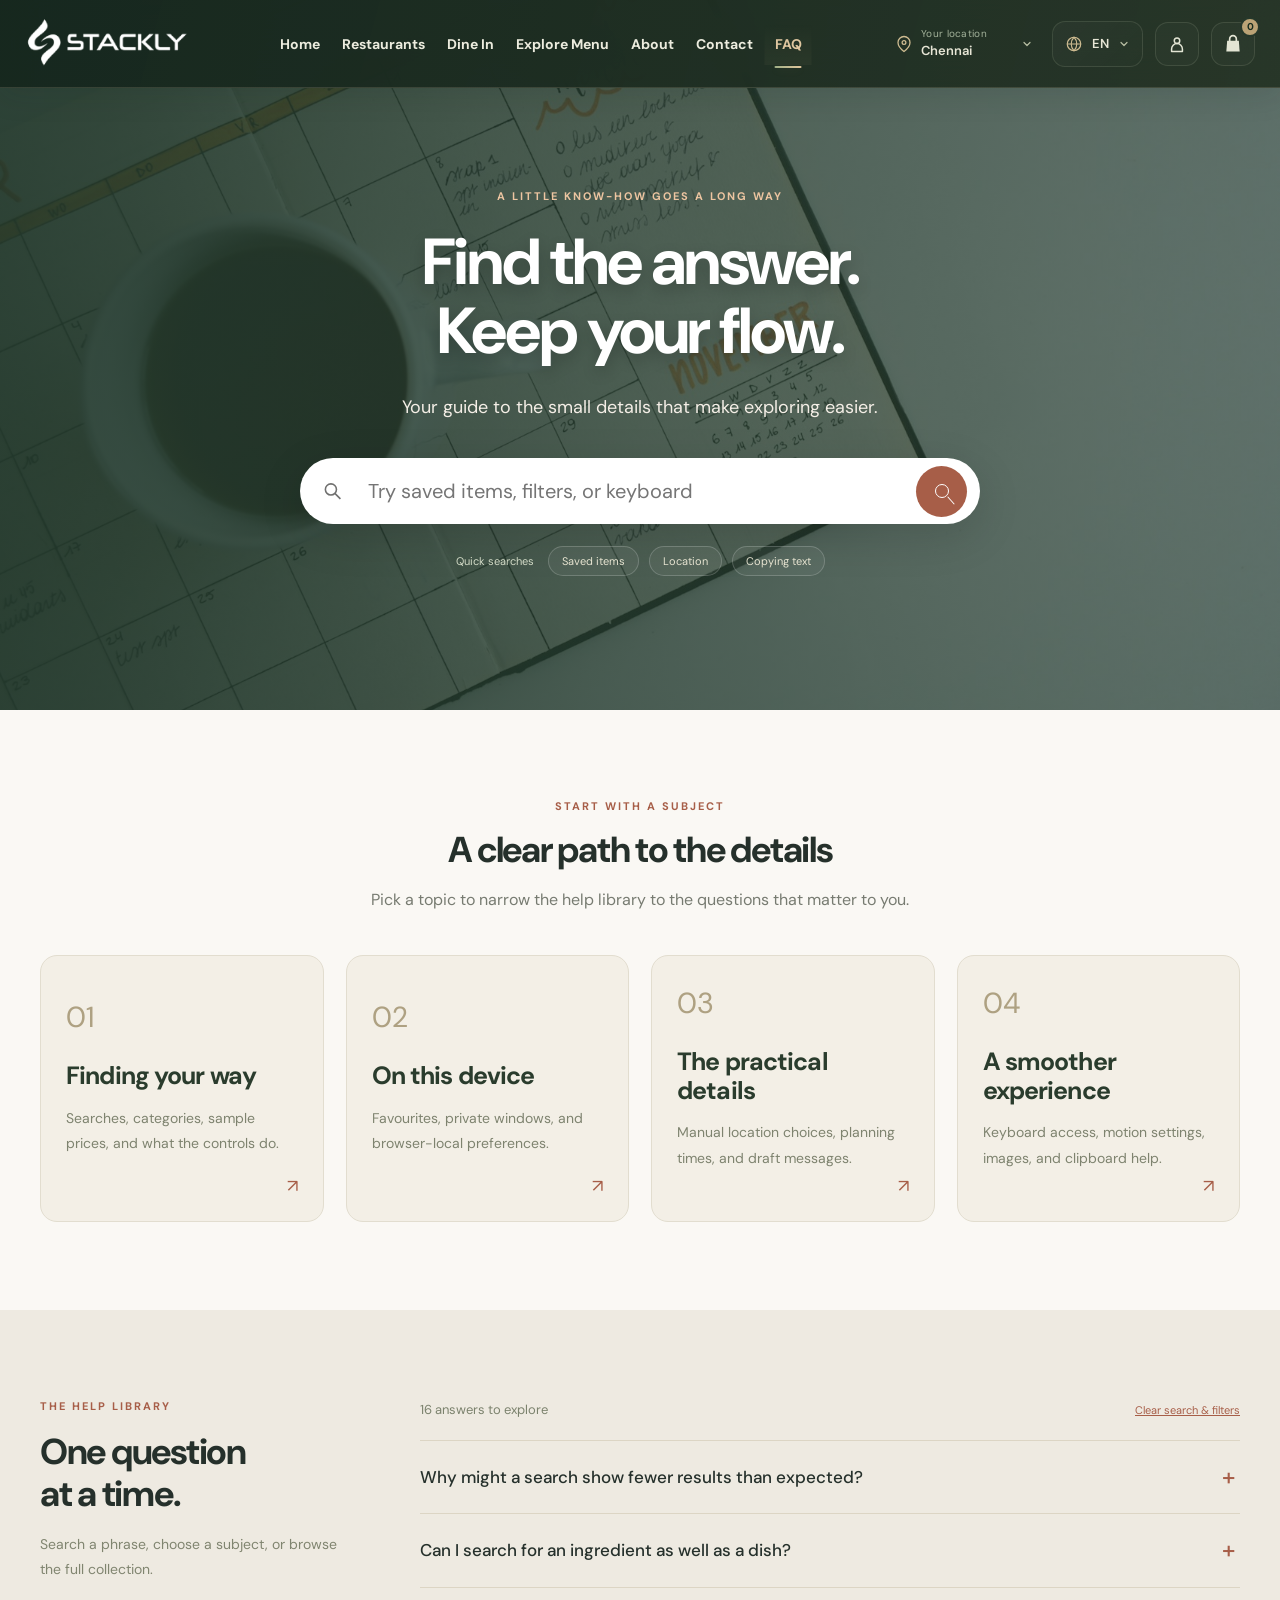
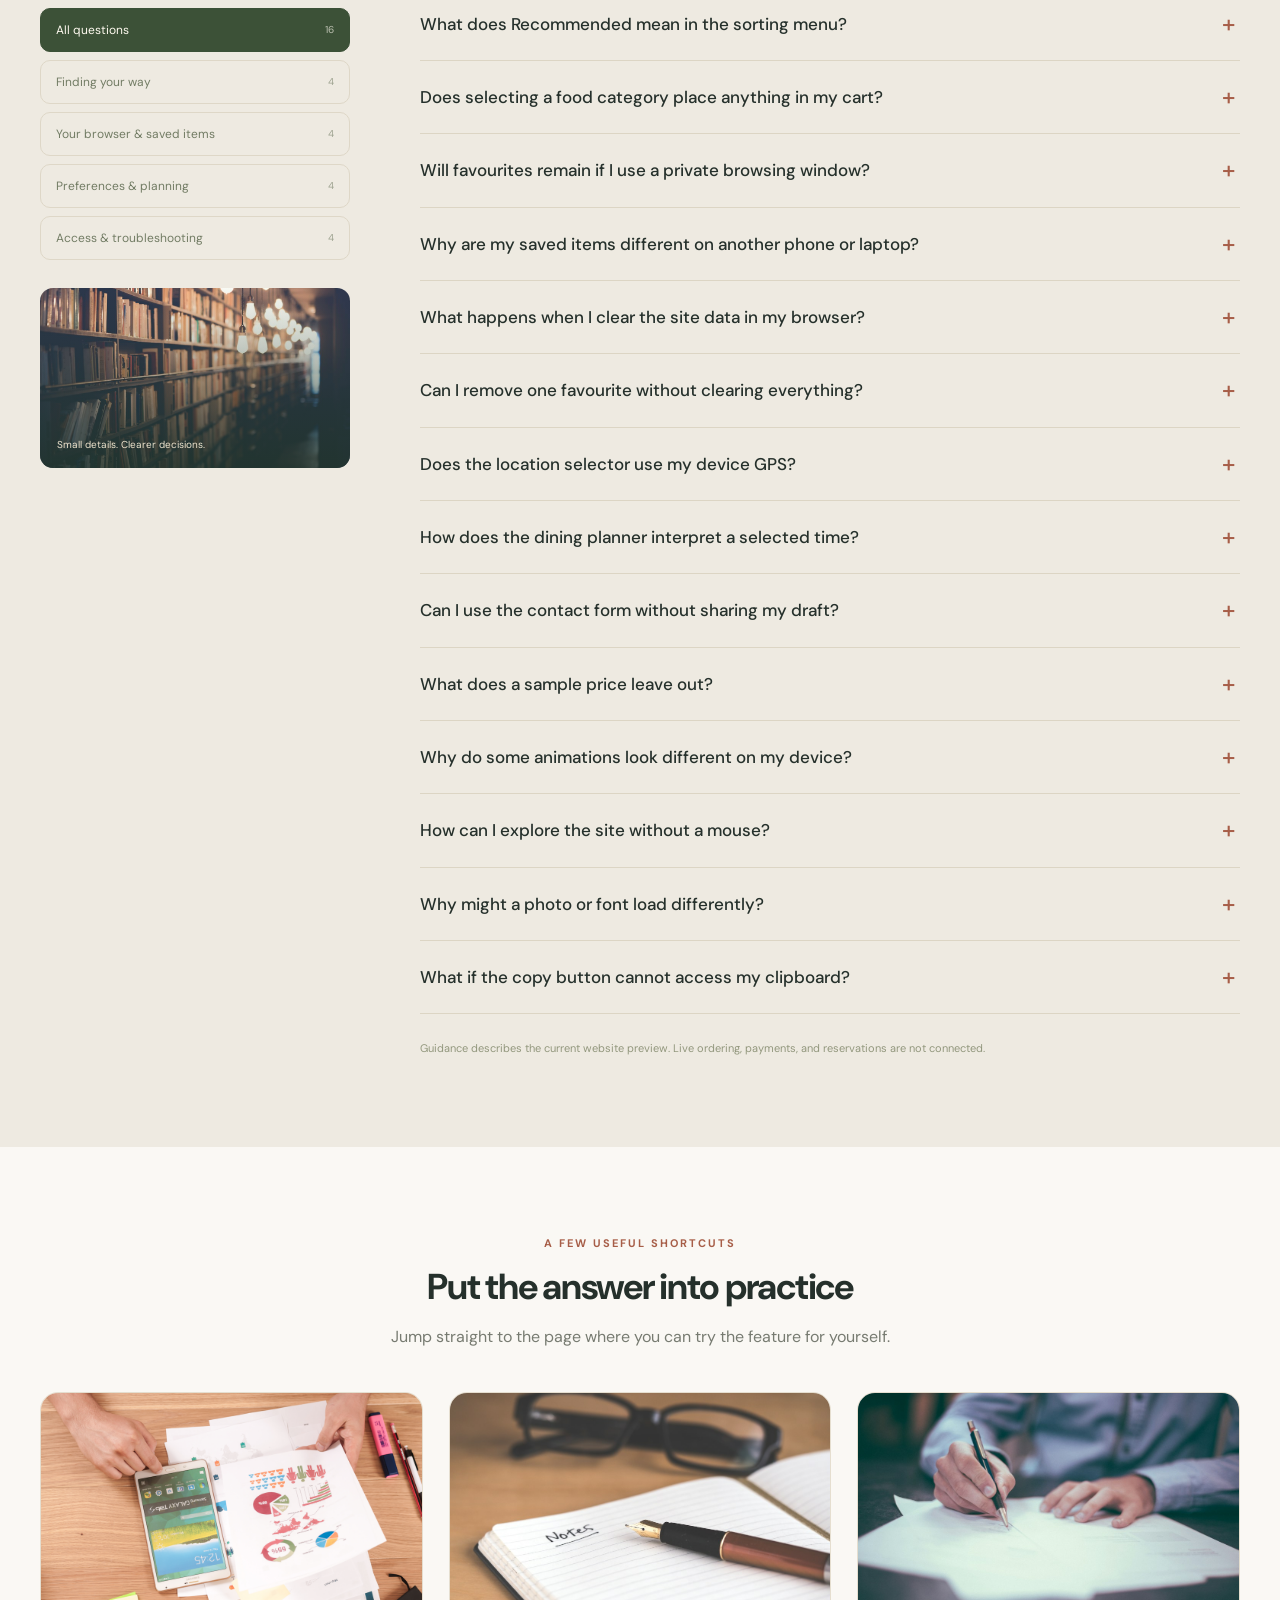
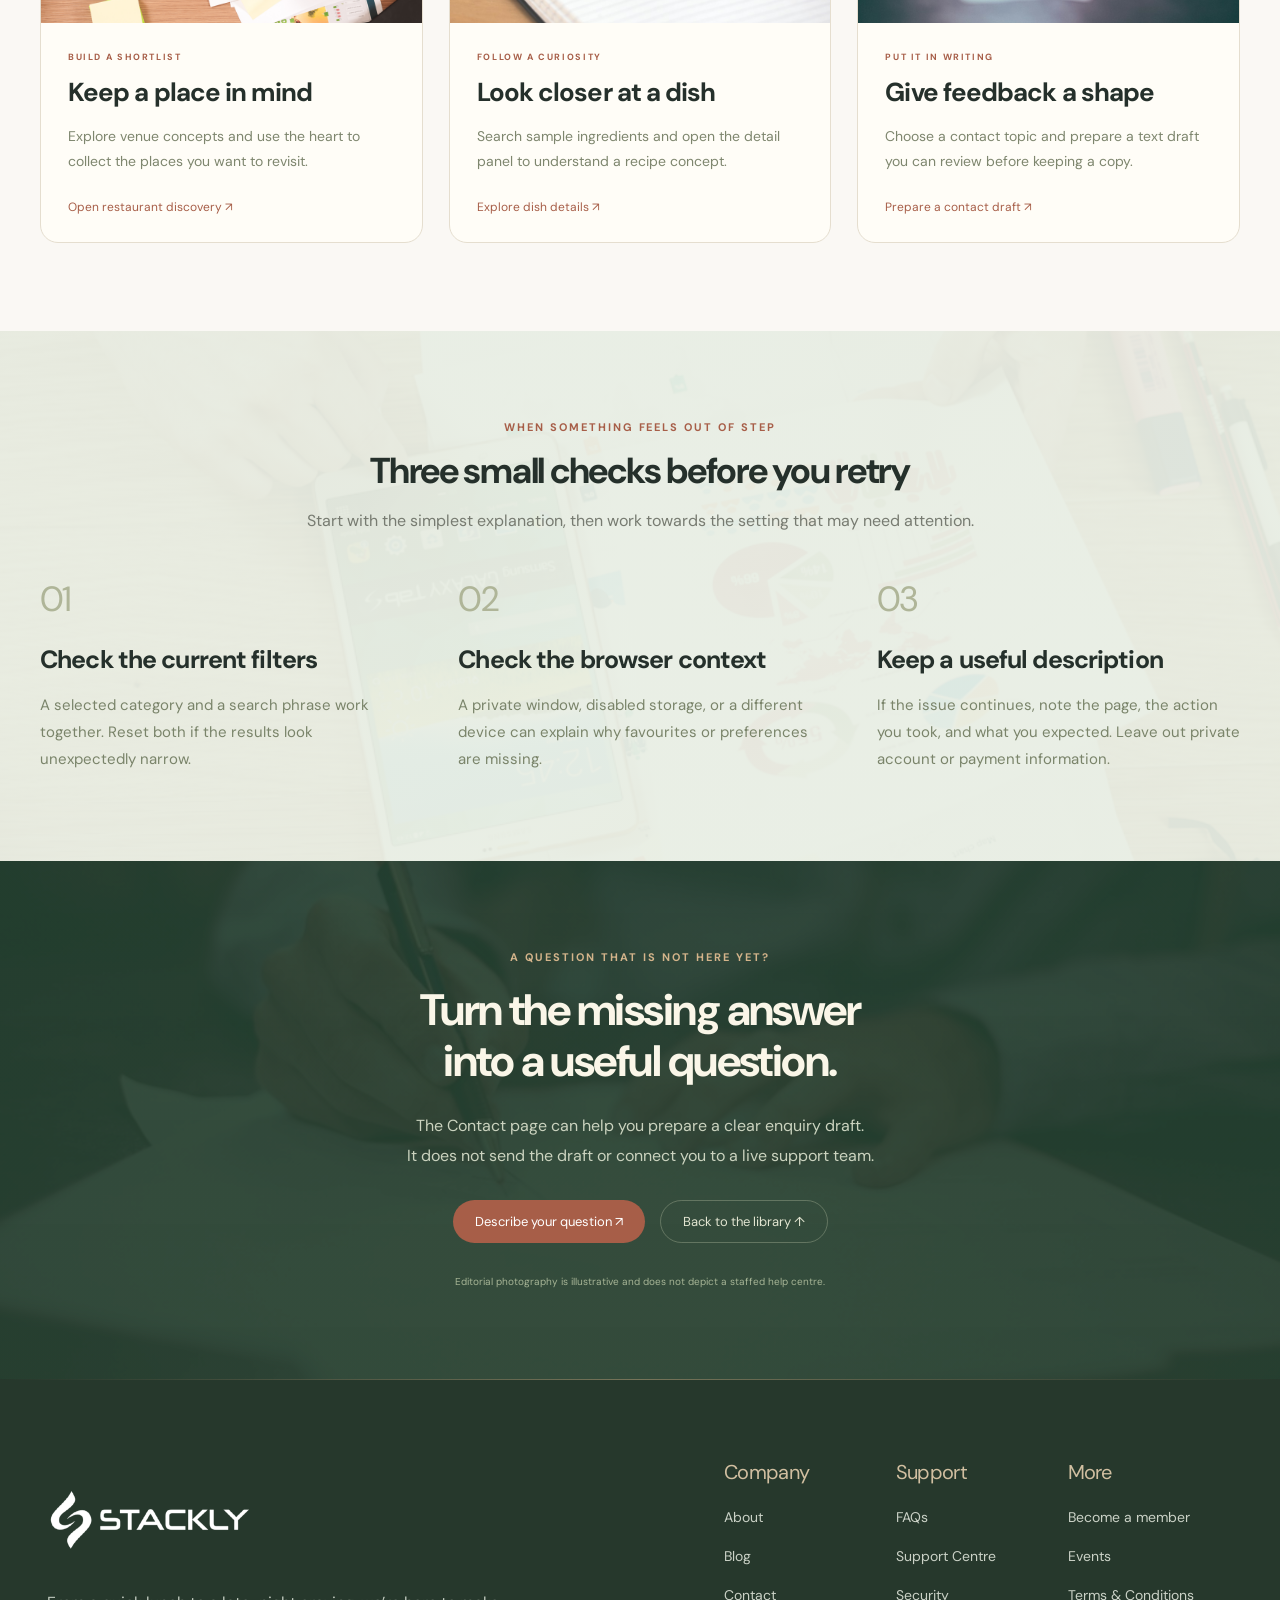
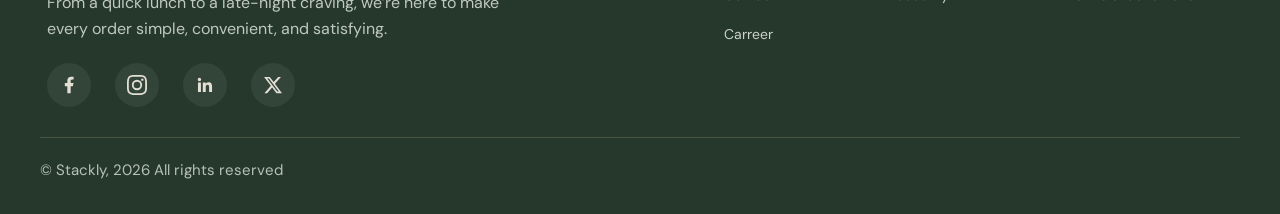
<file: faq.html>
<!doctype html><html lang="en"><head><meta charset="UTF-8"><meta name="viewport" content="width=device-width, initial-scale=1.0"><title>FAQ - Stackly Help Library</title><meta name="description" content="Search the Stackly help library for guidance on browsing, local preferences, accessibility and practical troubleshooting."><link rel="stylesheet" href="styles.css"><link rel="stylesheet" href="faq.css"><script src="account-store.js?v=dashboard-sync2" defer></script><script src="menu-data.js?v=dishphotos2" defer></script><script src="cart-store.js?v=dashboard1" defer></script><script src="faq.js" defer></script><script src="account-nav.js?v=dashboard1" defer></script><link rel="icon" type="image/webp" href="assets/stackly-logo.webp"><link rel="stylesheet" href="motion.css"><script src="motion.js" defer></script><link rel="stylesheet" href="header-motion.css?v=3"><script src="header-motion.js?v=3" defer></script><link rel="stylesheet" href="header-theme.css?v=1"><link rel="stylesheet" href="footer-motion.css?v=1"><script src="footer-motion.js?v=1" defer></script><link rel="stylesheet" href="header-preferences.css?v=3"><script src="language-data.js?v=1" defer></script><script src="header-preferences.js?v=4" defer></script></head><body class="faq-page"><svg class="svg-defs" xmlns="http://www.w3.org/2000/svg"><defs>
    
    <symbol id="pin" viewBox="0 0 24 24"><path fill="currentColor" d="M12 1a9 9 0 0 0-9 9c0 7 9 13 9 13s9-6 9-13a9 9 0 0 0-9-9Zm0 12a3 3 0 1 1 0-6 3 3 0 0 1 0 6Z"/></symbol>
    <symbol id="people" viewBox="0 0 50 40"><g fill="currentColor"><ellipse cx="25" cy="10" rx="8" ry="10"/><path d="M10 36V25l15-8 15 8v11Z"/><ellipse cx="10" cy="11" rx="6" ry="8"/><ellipse cx="40" cy="11" rx="6" ry="8"/><path d="M0 32V23l10-6 6 4-9 5v6Zm50 0V23l-10-6-6 4 9 5v6Z"/></g></symbol>
    <symbol id="building" viewBox="0 0 45 40"><path fill="currentColor" d="M5 2h30v12h5v22h3v3H2v-3h3Z"/><path stroke="#fafafe" stroke-width="4" d="M13 10h4m-4 8h4m-4 8h4m-4 8h4m8 2V21h10v15"/></symbol>
    <symbol id="sign" viewBox="0 0 40 40"><path stroke="currentColor" stroke-width="2" d="M20 1v36m-8 0h17"/><path fill="currentColor" d="M21 4h15l3 5-3 5H21ZM19 18H5l-4 5 4 5h14Z"/></symbol>
  </defs></svg><section class="hero faq-hero" id="home"><header class="header wrap"><a class="brand" href="index.html#home"><img class="brand-logo" src="assets/stackly-logo.webp" alt="STACKLY" width="200" height="104"></a><nav aria-label="Main navigation"><a href="index.html#home">Home</a><a href="restaurants.html">Restaurants</a><a href="dine-in.html">Dine In</a><a href="explore-menu.html">Explore Menu</a><a href="about.html">About</a><a href="contact.html">Contact</a><a class="active" href="faq.html" aria-current="page">FAQ</a></nav><div class="auth header-actions"><label class="header-select location-control"><svg aria-hidden="true"><use href="#pin"/></svg><span class="delivery-location"><span class="delivery-caption">Deliver to</span><select id="location-select" aria-label="Change delivery location"><option value="">Choose location</option><option>Bengaluru</option><option>Mumbai</option><option>Delhi</option><option selected>Chennai</option><option>Hyderabad</option><option>Pune</option></select></span></label><label class="header-select"><svg class="language-icon" viewBox="0 0 24 24" aria-hidden="true"><circle cx="12" cy="12" r="9" fill="none" stroke="currentColor" stroke-width="1.7"/><path d="M3 12h18M12 3c5 5 5 13 0 18-5-5-5-13 0-18Z" fill="none" stroke="currentColor" stroke-width="1.4"/></svg><select id="language-select" aria-label="Select language"><option value="en">EN</option><option value="hi">HI</option><option value="kn">KN</option></select></label><a class="login" href="login.html" aria-label="Login" title="Login"><svg viewBox="0 0 24 24" aria-hidden="true"><circle cx="12" cy="8" r="3.3"/><path d="M5.5 21v-3a6.5 6.5 0 0 1 13 0v3Z"/></svg><span class="control-label">Login</span></a><a class="signup cart-button" id="cart-button" href="cart.html" aria-label="Open cart, 0 items" title="Cart"><svg viewBox="0 0 24 24" aria-hidden="true"><path d="M5 8h14l1 13H4L5 8Z" fill="currentColor"/><path d="M8 9V6a4 4 0 0 1 8 0v3" fill="none" stroke="currentColor" stroke-width="2"/></svg><span class="control-label">Add to Cart</span><span class="cart-count">0</span></a></div></header><div class="hero-content"><span class="eyebrow hero-eyebrow">A LITTLE KNOW-HOW GOES A LONG WAY</span><h1>Find the answer.<br>Keep your flow.</h1><p>Your guide to the small details that make exploring easier.</p><form class="search" role="search"><svg aria-hidden="true" viewBox="0 0 24 24"><circle cx="10" cy="10" r="7" fill="none" stroke="currentColor" stroke-width="2"/><path d="m15 15 7 7" stroke="currentColor" stroke-width="2"/></svg><input id="faq-search" type="search" aria-label="Search frequently asked questions" placeholder="Try saved items, filters, or keyboard"><button aria-label="Search help questions"><span class="search-icon"></span></button></form><div class="popular-searches"><span>Quick searches</span><button data-search="saved">Saved items</button><button data-search="location">Location</button><button data-search="clipboard">Copying text</button></div></div></section><main><section class="wrap section-space faq-topics" id="topics"><div class="section-heading reveal"><span class="eyebrow">START WITH A SUBJECT</span><h2>A clear path to the details</h2><p>Pick a topic to narrow the help library to the questions that matter to you.</p></div><div class="help-topics"><button class="help-topic reveal" data-topic="discover"><span>01</span><h3>Finding your way</h3><p>Searches, categories, sample prices, and what the controls do.</p><span class="topic-arrow" aria-hidden="true">&#8599;</span></button><button class="help-topic reveal" data-topic="device"><span>02</span><h3>On this device</h3><p>Favourites, private windows, and browser-local preferences.</p><span class="topic-arrow" aria-hidden="true">&#8599;</span></button><button class="help-topic reveal" data-topic="planning"><span>03</span><h3>The practical details</h3><p>Manual location choices, planning times, and draft messages.</p><span class="topic-arrow" aria-hidden="true">&#8599;</span></button><button class="help-topic reveal" data-topic="access"><span>04</span><h3>A smoother experience</h3><p>Keyboard access, motion settings, images, and clipboard help.</p><span class="topic-arrow" aria-hidden="true">&#8599;</span></button></div></section><section class="answers-section section-space" id="answers"><div class="wrap answers-layout"><aside class="answer-sidebar reveal"><span class="eyebrow">THE HELP LIBRARY</span><h2>One question<br>at a time.</h2><p>Search a phrase, choose a subject, or browse the full collection.</p><div class="answer-tabs" role="group" aria-label="Question categories"><button class="selected" data-category="all" aria-pressed="true">All questions <span>16</span></button><button data-category="discover" aria-pressed="false">Finding your way <span>4</span></button><button data-category="device" aria-pressed="false">Your browser & saved items <span>4</span></button><button data-category="planning" aria-pressed="false">Preferences & planning <span>4</span></button><button data-category="access" aria-pressed="false">Access & troubleshooting <span>4</span></button></div><div class="library-photo"><img src="assets/faq/reading.jpg" width="700" height="500" loading="lazy" alt="Shelves of books in a reading space"><span>Small details. Clearer decisions.</span></div></aside><div class="answer-panel"><div class="answer-controls"><p id="answer-count" role="status">16 answers to explore</p><button id="reset-help" class="text-button">Clear search &amp; filters</button></div><div class="faq-list help-answers"><details class="help-answer" data-category="discover"><summary>Why might a search show fewer results than expected?</summary><div class="answer-body"><span class="eyebrow">Finding your way</span><p>A search is combined with the category and other filters already selected. Clear the search or use Reset filters to return to the complete sample collection.</p></div></details><details class="help-answer" data-category="discover"><summary>Can I search for an ingredient as well as a dish?</summary><div class="answer-body"><span class="eyebrow">Finding your way</span><p>On Explore Menu, search checks dish names, categories, and sample ingredient descriptions. Restaurant and Dine In searches instead match venue names, cuisines, and neighbourhoods.</p></div></details><details class="help-answer" data-category="discover"><summary>What does Recommended mean in the sorting menu?</summary><div class="answer-body"><span class="eyebrow">Finding your way</span><p>Recommended restores the original editorial order of the sample collection. It does not use personal profiling, paid placement, or a live recommendation service.</p></div></details><details class="help-answer" data-category="discover"><summary>Does selecting a food category place anything in my cart?</summary><div class="answer-body"><span class="eyebrow">Finding your way</span><p>No. Category buttons only change the collection being shown. Exploring a dish, opening venue details, and saving a favourite do not create an order.</p></div></details><details class="help-answer" data-category="device"><summary>Will favourites remain if I use a private browsing window?</summary><div class="answer-body"><span class="eyebrow">Your browser &amp; saved items</span><p>Private browsing may remove browser storage when the session ends. For a longer-lived shortlist, use a regular window and keep the browser storage for this site enabled.</p></div></details><details class="help-answer" data-category="device"><summary>Why are my saved items different on another phone or laptop?</summary><div class="answer-body"><span class="eyebrow">Your browser &amp; saved items</span><p>Saved dishes, saved venues, and preferences belong to the browser where you created them. There is no account-based syncing between browsers or devices in this preview.</p></div></details><details class="help-answer" data-category="device"><summary>What happens when I clear the site data in my browser?</summary><div class="answer-body"><span class="eyebrow">Your browser &amp; saved items</span><p>Browser-local favourites, city and language preferences, and saved dining plans can be removed. Clearing site data does not cancel a booking because this preview creates no real bookings.</p></div></details><details class="help-answer" data-category="device"><summary>Can I remove one favourite without clearing everything?</summary><div class="answer-body"><span class="eyebrow">Your browser &amp; saved items</span><p>Yes. Find the saved dish or restaurant and press its filled heart again. The Saved collection will update to reflect the change.</p></div></details><details class="help-answer" data-category="planning"><summary>Does the location selector use my device GPS?</summary><div class="answer-body"><span class="eyebrow">Preferences &amp; planning</span><p>No. The header uses a city you select manually. It does not request geolocation permission or calculate live distances from your device.</p></div></details><details class="help-answer" data-category="planning"><summary>How does the dining planner interpret a selected time?</summary><div class="answer-body"><span class="eyebrow">Preferences &amp; planning</span><p>It stores the date and time exactly as you choose them, without a time-zone conversion or a venue availability check. Confirm timing directly with your chosen business before making real plans.</p></div></details><details class="help-answer" data-category="planning"><summary>Can I use the contact form without sharing my draft?</summary><div class="answer-body"><span class="eyebrow">Preferences &amp; planning</span><p>Yes. You can prepare and review the text entirely within the current page. Copy and download are optional actions you control, and neither action sends the message to a recipient.</p></div></details><details class="help-answer" data-category="planning"><summary>What does a sample price leave out?</summary><div class="answer-body"><span class="eyebrow">Preferences &amp; planning</span><p>A sample price is an illustration, not a quote. The preview does not verify portion sizes, taxes, service charges, booking conditions, or final restaurant pricing.</p></div></details><details class="help-answer" data-category="access"><summary>Why do some animations look different on my device?</summary><div class="answer-body"><span class="eyebrow">Access &amp; troubleshooting</span><p>The site reduces movement when your operating system or browser requests reduced motion. Content and controls remain available even when decorative transitions are limited.</p></div></details><details class="help-answer" data-category="access"><summary>How can I explore the site without a mouse?</summary><div class="answer-body"><span class="eyebrow">Access &amp; troubleshooting</span><p>Use Tab and Shift+Tab to move between links and controls. Enter activates links, buttons open dialogs, and native question panels can be opened with Enter or Space. Escape closes a dialog.</p></div></details><details class="help-answer" data-category="access"><summary>Why might a photo or font load differently?</summary><div class="answer-body"><span class="eyebrow">Access &amp; troubleshooting</span><p>Photos are bundled with the site, while the optional web font needs an internet connection. If the font cannot load, the browser uses a system fallback. A slower connection or cached files can also affect the first load.</p></div></details><details class="help-answer" data-category="access"><summary>What if the copy button cannot access my clipboard?</summary><div class="answer-body"><span class="eyebrow">Access &amp; troubleshooting</span><p>Clipboard permissions and browser security settings can block copying. Select the prepared text manually or choose Download .txt on the Contact page instead.</p></div></details></div><div class="help-empty" hidden><span aria-hidden="true">?</span><h3>Let's try a simpler phrase.</h3><p>Try a single word such as saved, search, or time, or reset the filters to see every answer.</p><button class="solid-link" id="show-all-help">Show every question</button></div><p class="help-preview-note">Guidance describes the current website preview. Live ordering, payments, and reservations are not connected.</p></div></div></section><section class="wrap section-space help-guides"><div class="section-heading reveal"><span class="eyebrow">A FEW USEFUL SHORTCUTS</span><h2>Put the answer into practice</h2><p>Jump straight to the page where you can try the feature for yourself.</p></div><div class="guide-grid"><a class="guide-card reveal" href="restaurants.html"><div class="guide-photo"><img src="assets/faq/planning.jpg" width="700" height="500" loading="lazy" alt="Keep a place in mind guidance illustration"></div><div class="guide-copy"><span class="eyebrow">BUILD A SHORTLIST</span><h3>Keep a place in mind</h3><p>Explore venue concepts and use the heart to collect the places you want to revisit.</p><span>Open restaurant discovery &#8599;</span></div></a><a class="guide-card reveal" href="explore-menu.html"><div class="guide-photo"><img src="assets/faq/detail.jpg" width="700" height="500" loading="lazy" alt="Look closer at a dish guidance illustration"></div><div class="guide-copy"><span class="eyebrow">FOLLOW A CURIOSITY</span><h3>Look closer at a dish</h3><p>Search sample ingredients and open the detail panel to understand a recipe concept.</p><span>Explore dish details &#8599;</span></div></a><a class="guide-card reveal" href="contact.html"><div class="guide-photo"><img src="assets/faq/support.jpg" width="700" height="500" loading="lazy" alt="Give feedback a shape guidance illustration"></div><div class="guide-copy"><span class="eyebrow">PUT IT IN WRITING</span><h3>Give feedback a shape</h3><p>Choose a contact topic and prepare a text draft you can review before keeping a copy.</p><span>Prepare a contact draft &#8599;</span></div></a></div></section><section class="troubleshooting-section section-space"><div class="wrap"><div class="section-heading reveal"><span class="eyebrow">WHEN SOMETHING FEELS OUT OF STEP</span><h2>Three small checks before you retry</h2><p>Start with the simplest explanation, then work towards the setting that may need attention.</p></div><div class="check-grid"><article class="help-check reveal"><span>01</span><h3>Check the current filters</h3><p>A selected category and a search phrase work together. Reset both if the results look unexpectedly narrow.</p></article><article class="help-check reveal"><span>02</span><h3>Check the browser context</h3><p>A private window, disabled storage, or a different device can explain why favourites or preferences are missing.</p></article><article class="help-check reveal"><span>03</span><h3>Keep a useful description</h3><p>If the issue continues, note the page, the action you took, and what you expected. Leave out private account or payment information.</p></article></div></div></section><section class="help-next section-space"><div class="wrap reveal"><span class="eyebrow">A QUESTION THAT IS NOT HERE YET?</span><h2>Turn the missing answer<br>into a useful question.</h2><p>The Contact page can help you prepare a clear enquiry draft.<br>It does not send the draft or connect you to a live support team.</p><div class="help-next-actions"><a class="solid-link" href="contact.html">Describe your question &#8599;</a><a class="outline-link" href="#answers">Back to the library &#8593;</a></div><span class="help-photo-note">Editorial photography is illustrative and does not depict a staffed help centre.</span></div></section></main><footer id="contact"><div class="footer-inner wrap"><div class="footer-about"><a href="index.html#home" class="brand"><img class="brand-logo" src="assets/stackly-logo.webp" alt="STACKLY" width="200" height="104"></a><p>From a quick lunch to a late-night craving, we’re here to make<br class="desktop-break"> every order simple, convenient, and satisfying.</p><div class="socials"><a href="https://www.facebook.com/people/Stackly-Stackly/pfbid02NmgSaxmeD8WJngqrhKudvxzak9GvzPLz6YS9NMdJJM9rSeJ7ZTyG6h3HF3p3koBEl/?rdid=3qmngFeLJe3ChGfe&amp;share_url=https%3A%2F%2Fwww.facebook.com%2Fshare%2F1BrqaZkJRe%2F" target="_blank" rel="noopener noreferrer" aria-label="Facebook"><svg viewBox="0 0 24 24" width="20" height="20" fill="currentColor" aria-hidden="true"><path d="M14 13.5h2.5l1-4H14v-2c0-1.03 0-2 2-2h1.5V2.14c-.326-.043-1.557-.14-2.857-.14C11.928 2 10 3.657 10 6.7v2.8H7v4h3V22h4v-8.5z"/></svg></a><a href="https://www.instagram.com/thestackly" target="_blank" rel="noopener noreferrer" aria-label="Instagram"><svg viewBox="0 0 24 24" width="20" height="20" fill="currentColor" aria-hidden="true"><path d="M12 2.163c3.204 0 3.584.012 4.85.07 3.252.148 4.771 1.691 4.919 4.919.058 1.265.069 1.645.069 4.849 0 3.205-.012 3.584-.069 4.849-.149 3.225-1.664 4.771-4.919 4.919-1.266.058-1.644.07-4.85.07-3.204 0-3.584-.012-4.849-.07-3.26-.149-4.771-1.699-4.919-4.92-.058-1.265-.07-1.644-.07-4.849 0-3.204.013-3.583.07-4.849.149-3.227 1.664-4.771 4.919-4.919 1.266-.057 1.645-.069 4.849-.069zm0-2.163c-3.259 0-3.667.014-4.947.072-4.358.2-6.78 2.618-6.98 6.98-.059 1.281-.073 1.689-.073 4.948 0 3.259.014 3.668.072 4.948.2 4.358 2.618 6.78 6.98 6.98 1.281.058 1.689.072 4.948.072 3.259 0 3.668-.014 4.948-.072 4.354-.2 6.782-2.618 6.979-6.98.059-1.28.073-1.689.073-4.948 0-3.259-.014-3.667-.072-4.947-.196-4.354-2.617-6.78-6.979-6.98-1.281-.059-1.69-.073-4.949-.073zm0 5.838a6.162 6.162 0 1 0 0 12.324 6.162 6.162 0 0 0 0-12.324zM12 16a4 4 0 1 1 0-8 4 4 0 0 1 0 8zm6.406-11.845a1.44 1.44 0 1 0 0 2.881 1.44 1.44 0 0 0 0-2.881z"/></svg></a><a href="https://www.linkedin.com/company/the-stackly/" target="_blank" rel="noopener noreferrer" aria-label="LinkedIn"><svg viewBox="0 0 24 24" width="20" height="20" fill="currentColor" aria-hidden="true"><path d="M20.447 20.452h-3.554v-5.569c0-1.328-.027-3.037-1.852-3.037-1.853 0-2.136 1.445-2.136 2.939v5.667H9.351V9h3.414v1.561h.046c.477-.9 1.637-1.85 3.37-1.85 3.601 0 4.267 2.37 4.267 5.455v6.286zM5.337 7.433a2.062 2.062 0 0 1-2.063-2.065 2.064 2.064 0 1 1 2.063 2.065zm1.782 13.019H3.555V9h3.564v11.452z"/></svg></a><a href="https://x.com/The_Stackly" target="_blank" rel="noopener noreferrer" aria-label="X"><svg viewBox="0 0 24 24" width="20" height="20" fill="currentColor" aria-hidden="true"><path d="M18.244 2.25h3.308l-7.227 8.26 8.502 11.24H16.17l-5.214-6.817L4.99 21.75H1.68l7.73-8.835L1.254 2.25H8.08l4.713 6.231zm-1.161 17.52h1.833L7.084 4.126H5.117z"/></svg></a></div></div><div class="footer-links"><div><h3>Company</h3><a href="about.html">About</a><button data-info="Blog">Blog</button><a href="contact.html">Contact</a><button data-info="Career">Carreer</button></div><div><h3>Support</h3><a href="faq.html">FAQs</a><button data-info="Support Centre">Support Centre</button><button data-info="Security">Security</button></div><div><h3>More</h3><button data-auth="Sign Up">Become a member</button><button data-info="Events">Events</button><button data-info="Terms & Conditions">Terms & Conditions</button></div></div><div class="footer-divider" aria-hidden="true"></div><p class="copyright">© Stackly, 2026 All rights reserved</p></div></footer><dialog id="modal"><button class="close" aria-label="Close dialog">&times;</button><div id="modal-content"></div></dialog><div class="toast" role="status"></div></body></html>
</file>
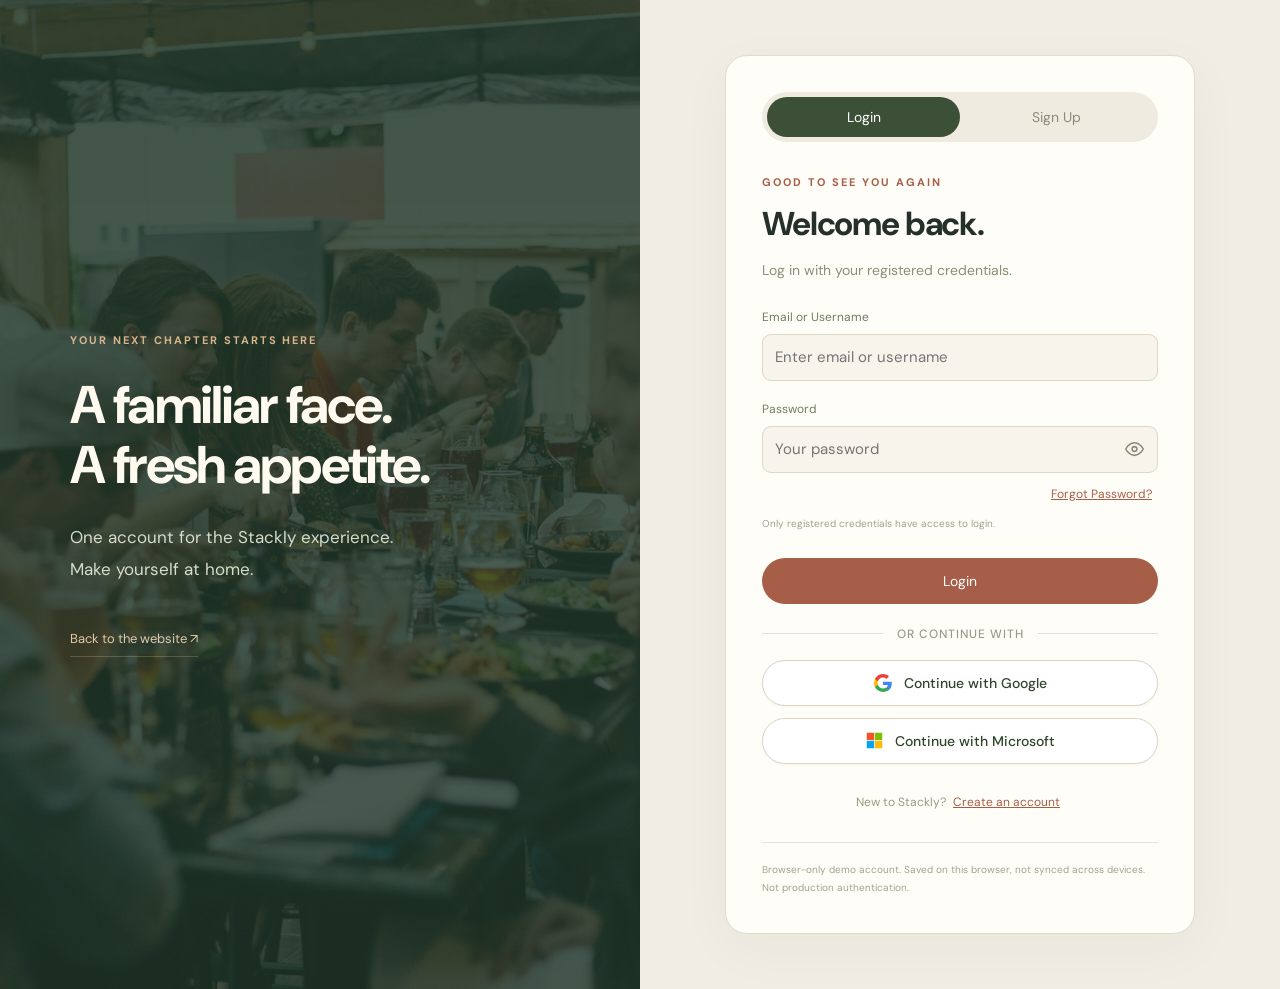
<file: location-permission.html>
<!doctype html>
<html lang="en">
<head>
  <meta charset="UTF-8"><meta name="viewport" content="width=device-width, initial-scale=1.0">
  <title>Location preference - Stackly</title>
  <meta name="description" content="Choose whether to allow location access for your Stackly experience.">
  <link rel="icon" type="image/webp" href="assets/stackly-logo.webp">
  <link rel="stylesheet" href="styles.css"><link rel="stylesheet" href="location-permission.css">
  <script src="account-store.js?v=dashboard-sync2" defer></script><script src="location-permission.js?v=dashboard1" defer></script>
</head>
<body class="permission-page">
  <main class="permission-main">
    <a class="permission-brand" href="index.html" aria-label="Stackly home"><img src="assets/stackly-logo.webp" alt="STACKLY" width="180" height="94"></a>
    <section class="permission-card" aria-labelledby="permission-title" aria-describedby="permission-description">
      <div class="permission-pin" aria-hidden="true"><svg viewBox="0 0 24 24"><path d="M19 10c0 5.5-7 11-7 11S5 15.5 5 10a7 7 0 1 1 14 0Z" fill="none" stroke="currentColor" stroke-width="1.6"/><circle cx="12" cy="10" r="2.4" fill="none" stroke="currentColor" stroke-width="1.6"/></svg></div>
      <span class="eyebrow">A LITTLE CLOSER TO YOU</span>
      <h1 id="permission-title">Make it local.</h1>
      <p id="permission-description">Allow Stackly to access this device’s location for a more local experience?</p>
      <p class="permission-note">Location is optional. Live nearby listings are not available in this preview; you can choose a city manually.</p>
      <div class="permission-actions"><button id="allow-location" type="button">Allow location <span aria-hidden="true">↗</span></button><button id="deny-location" type="button">Deny</button></div>
      <p class="permission-status" role="status" aria-live="polite"></p>
      <a class="permission-continue" href="dashboard.html" hidden>Continue to your dashboard <span aria-hidden="true">↗</span></a>
      <div class="permission-privacy"><svg aria-hidden="true" viewBox="0 0 20 20"><path d="m10 2 6 3v5c0 4-6 7-6 7s-6-3-6-7V5l6-3Z" fill="none" stroke="currentColor" stroke-width="1.3"/><path d="m7 9 2 2 4-4" fill="none" stroke="currentColor" stroke-width="1.3"/></svg><span>Your choice. Your control.</span></div>
    </section>
    <p class="permission-bottom">You can change device permissions later in your browser settings.</p>
  </main>
</body>
</html>
</file>
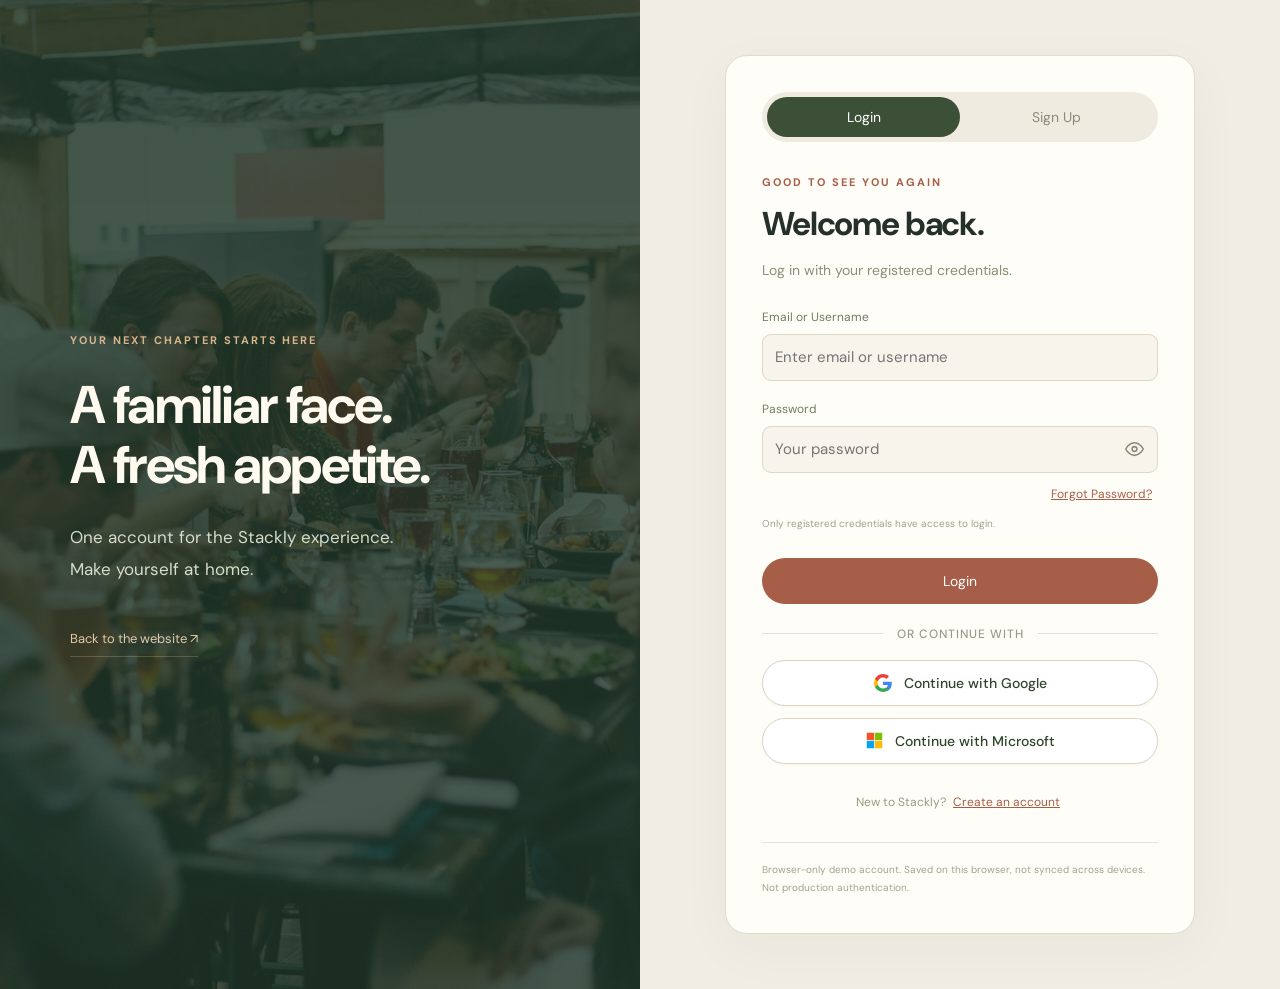
<file: login.html>
<!doctype html>
<html lang="en">
  <head>
    <meta charset="UTF-8" />
    <meta name="viewport" content="width=device-width, initial-scale=1.0" />
    <title>Login - Stackly</title>
    <meta
      name="description"
      content="Sign in with your registered credentials."
    />
    <link rel="stylesheet" href="styles.css" />
    <link rel="stylesheet" href="login.css" />
    <script src="account-store.js?v=auth-dummy2" defer></script>
    <script src="account-nav.js?v=dashboard1" defer></script>
    <script src="login.js?v=auth-dummy5" defer></script>
    <script src="social-auth.js?v=oauth1" defer></script>
    <link rel="icon" type="image/webp" href="assets/stackly-logo.webp" />
    <link rel="stylesheet" href="motion.css" />
    <script src="motion.js" defer></script>
  </head>
  <body class="account-page">
    <main class="account-main">
      <aside class="account-story">
        <span class="eyebrow">YOUR NEXT CHAPTER STARTS HERE</span>
        <h1>A familiar face.<br />A fresh appetite.</h1>
        <p>
          One account for the Stackly experience.<br />
          Make yourself at home.
        </p>
        <a href="index.html">Back to the website &#8599;</a>
      </aside>

      <section class="account-card" aria-labelledby="account-title">
        <div id="signed-out">
          <div class="account-tabs" role="group" aria-label="Account options">
            <button
              type="button"
              data-mode="login"
              class="selected"
              aria-pressed="true"
            >
              Login
            </button>
            <button type="button" data-mode="register" aria-pressed="false">
              Sign Up
            </button>
          </div>

          <span class="eyebrow" id="account-kicker">GOOD TO SEE YOU AGAIN</span>
          <h2 id="account-title">Welcome back.</h2>
          <p class="account-description" id="account-description">
            Log in with your registered credentials.
          </p>

          <form id="account-form">
            <label id="name-field" hidden>
              Your name (optional)
              <input
                name="name"
                autocomplete="name"
                maxlength="80"
                placeholder="Your full name"
                disabled
              />
            </label>

            <label id="identifier-label">
              Email or Username
              <input
                name="email"
                type="text"
                autocomplete="username"
                required
                maxlength="254"
                placeholder="Enter email or username"
              />
            </label>

            <label>
              Password
              <span class="password-wrap">
                <input
                  id="account-password"
                  name="password"
                  type="password"
                  autocomplete="current-password"
                  required
                  maxlength="128"
                  placeholder="Your password"
                />
                <button
                  type="button"
                  class="password-toggle"
                  aria-label="Show password"
                  title="Show password"
                  aria-pressed="false"
                >
                  <svg
                    class="eye-icon eye-show"
                    viewBox="0 0 24 24"
                    width="19"
                    height="19"
                    fill="none"
                    stroke="currentColor"
                    stroke-width="2"
                    stroke-linecap="round"
                    stroke-linejoin="round"
                    aria-hidden="true"
                  >
                    <path d="M1 12s4-8 11-8 11 8 11 8-4 8-11 8-11-8-11-8z" />
                    <circle cx="12" cy="12" r="3" />
                  </svg>
                  <svg
                    class="eye-icon eye-hide"
                    viewBox="0 0 24 24"
                    width="19"
                    height="19"
                    fill="none"
                    stroke="currentColor"
                    stroke-width="2"
                    stroke-linecap="round"
                    stroke-linejoin="round"
                    aria-hidden="true"
                  >
                    <path
                      d="M17.94 17.94A10.07 10.07 0 0 1 12 20c-7 0-11-8-11-8a18.45 18.45 0 0 1 5.06-5.94M9.9 4.24A9.12 9.12 0 0 1 12 4c7 0 11 8 11 8a18.5 18.5 0 0 1-2.16 3.19m-6.72-1.07a3 3 0 1 1-4.24-4.24"
                    />
                    <line x1="1" y1="1" x2="23" y2="23" />
                  </svg>
                </button>
              </span>
            </label>

            <!-- FORGOT PASSWORD LINK (BELOW PASSWORD PLACEHOLDER) -->
            <div class="forgot-password-row" id="forgot-password-row">
              <button type="button" id="forgot-password">Forgot Password?</button>
            </div>

            <label id="confirm-field" hidden>
              Confirm password
              <span class="password-wrap">
                <input
                  name="confirm"
                  type="password"
                  autocomplete="new-password"
                  maxlength="128"
                  placeholder="Enter your password again"
                  disabled
                />
                <button
                  type="button"
                  class="password-toggle"
                  aria-label="Show password"
                  title="Show password"
                  aria-pressed="false"
                >
                  <svg
                    class="eye-icon eye-show"
                    viewBox="0 0 24 24"
                    width="19"
                    height="19"
                    fill="none"
                    stroke="currentColor"
                    stroke-width="2"
                    stroke-linecap="round"
                    stroke-linejoin="round"
                    aria-hidden="true"
                  >
                    <path d="M1 12s4-8 11-8 11 8 11 8-4 8-11 8-11-8-11-8z" />
                    <circle cx="12" cy="12" r="3" />
                  </svg>
                  <svg
                    class="eye-icon eye-hide"
                    viewBox="0 0 24 24"
                    width="19"
                    height="19"
                    fill="none"
                    stroke="currentColor"
                    stroke-width="2"
                    stroke-linecap="round"
                    stroke-linejoin="round"
                    aria-hidden="true"
                  >
                    <path
                      d="M17.94 17.94A10.07 10.07 0 0 1 12 20c-7 0-11-8-11-8a18.45 18.45 0 0 1 5.06-5.94M9.9 4.24A9.12 9.12 0 0 1 12 4c7 0 11 8 11 8a18.5 18.5 0 0 1-2.16 3.19m-6.72-1.07a3 3 0 1 1-4.24-4.24"
                    />
                    <line x1="1" y1="1" x2="23" y2="23" />
                  </svg>
                </button>
              </span>
            </label>

            <p class="password-help">
              Only registered credentials have access to login.
            </p>

            <button class="account-submit" id="submit-account" type="submit">
              Login
            </button>
          </form>

          <!-- PASSWORD RESET SECTION -->
          <div id="reset-password-section" hidden>
            <span class="eyebrow">ACCOUNT RECOVERY</span>

            <h2>Reset password.</h2>

            <p class="account-description">
              Enter your registered email or username and choose a new password.
            </p>

            <form id="reset-password-form">
              <label>
                Email or Username
                <input
                  type="text"
                  name="reset-email"
                  autocomplete="username"
                  required
                  maxlength="254"
                  placeholder="Enter email or username"
                />
              </label>

              <label>
                New password
                <span class="password-wrap">
                  <input
                    type="password"
                    name="new-password"
                    autocomplete="new-password"
                    required
                    minlength="8"
                    maxlength="128"
                    placeholder="Enter new password"
                  />
                  <button
                    type="button"
                    class="password-toggle"
                    aria-label="Show password"
                    title="Show password"
                    aria-pressed="false"
                  >
                    <svg
                      class="eye-icon eye-show"
                      viewBox="0 0 24 24"
                      width="19"
                      height="19"
                      fill="none"
                      stroke="currentColor"
                      stroke-width="2"
                      stroke-linecap="round"
                      stroke-linejoin="round"
                      aria-hidden="true"
                    >
                      <path d="M1 12s4-8 11-8 11 8 11 8-4 8-11 8-11-8-11-8z" />
                      <circle cx="12" cy="12" r="3" />
                    </svg>
                    <svg
                      class="eye-icon eye-hide"
                      viewBox="0 0 24 24"
                      width="19"
                      height="19"
                      fill="none"
                      stroke="currentColor"
                      stroke-width="2"
                      stroke-linecap="round"
                      stroke-linejoin="round"
                      aria-hidden="true"
                    >
                      <path
                        d="M17.94 17.94A10.07 10.07 0 0 1 12 20c-7 0-11-8-11-8a18.45 18.45 0 0 1 5.06-5.94M9.9 4.24A9.12 9.12 0 0 1 12 4c7 0 11 8 11 8a18.5 18.5 0 0 1-2.16 3.19m-6.72-1.07a3 3 0 1 1-4.24-4.24"
                      />
                      <line x1="1" y1="1" x2="23" y2="23" />
                    </svg>
                  </button>
                </span>
              </label>

              <label>
                Confirm new password
                <span class="password-wrap">
                  <input
                    type="password"
                    name="confirm-password"
                    autocomplete="new-password"
                    required
                    minlength="8"
                    maxlength="128"
                    placeholder="Confirm new password"
                  />
                  <button
                    type="button"
                    class="password-toggle"
                    aria-label="Show password"
                    title="Show password"
                    aria-pressed="false"
                  >
                    <svg
                      class="eye-icon eye-show"
                      viewBox="0 0 24 24"
                      width="19"
                      height="19"
                      fill="none"
                      stroke="currentColor"
                      stroke-width="2"
                      stroke-linecap="round"
                      stroke-linejoin="round"
                      aria-hidden="true"
                    >
                      <path d="M1 12s4-8 11-8 11 8 11 8-4 8-11 8-11-8-11-8z" />
                      <circle cx="12" cy="12" r="3" />
                    </svg>
                    <svg
                      class="eye-icon eye-hide"
                      viewBox="0 0 24 24"
                      width="19"
                      height="19"
                      fill="none"
                      stroke="currentColor"
                      stroke-width="2"
                      stroke-linecap="round"
                      stroke-linejoin="round"
                      aria-hidden="true"
                    >
                      <path
                        d="M17.94 17.94A10.07 10.07 0 0 1 12 20c-7 0-11-8-11-8a18.45 18.45 0 0 1 5.06-5.94M9.9 4.24A9.12 9.12 0 0 1 12 4c7 0 11 8 11 8a18.5 18.5 0 0 1-2.16 3.19m-6.72-1.07a3 3 0 1 1-4.24-4.24"
                      />
                      <line x1="1" y1="1" x2="23" y2="23" />
                    </svg>
                  </button>
                </span>
              </label>

              <button class="account-submit" type="submit">
                Reset Password
              </button>
            </form>

            <p class="account-switch">
              <button type="button" id="back-to-login">Back to Login</button>
            </p>
          </div>

          <div class="social-auth-container" id="social-auth-container">
            <div class="social-divider">
              <span>Or continue with</span>
            </div>

            <div class="social-buttons">
              <button
                type="button"
                class="btn-social btn-social-google"
                id="btn-social-google"
              >
                <svg
                  viewBox="0 0 24 24"
                  width="18"
                  height="18"
                  aria-hidden="true"
                >
                  <path
                    fill="#4285F4"
                    d="M23.745 12.27c0-.7-.06-1.4-.19-2.07H12v4.51h6.6c-.29 1.52-1.14 2.82-2.4 3.68v3.05h3.88c2.27-2.09 3.66-5.17 3.66-9.17z"
                  />
                  <path
                    fill="#34A853"
                    d="M12 24c3.24 0 5.95-1.08 7.93-2.91l-3.88-3.05c-1.08.72-2.45 1.16-4.05 1.16-3.12 0-5.77-2.1-6.72-4.93H1.25v3.15C3.26 21.36 7.33 24 12 24z"
                  />
                  <path
                    fill="#FBBC05"
                    d="M5.28 14.27c-.25-.72-.38-1.49-.38-2.27s.13-1.55.38-2.27V6.58H1.25C.45 8.18 0 9.98 0 12s.45 3.82 1.25 5.42l4.03-3.15z"
                  />
                  <path
                    fill="#EA4335"
                    d="M12 4.75c1.77 0 3.35.61 4.6 1.8l3.42-3.42C17.95 1.19 15.24 0 12 0 7.33 0 3.26 2.64 1.25 6.58l4.03 3.15c.95-2.83 3.6-4.98 6.72-4.98z"
                  />
                </svg>

                <span>Continue with Google</span>
              </button>

              <button
                type="button"
                class="btn-social btn-social-microsoft"
                id="btn-social-microsoft"
              >
                <svg
                  viewBox="0 0 23 23"
                  width="17"
                  height="17"
                  aria-hidden="true"
                >
                  <path fill="#f35325" d="M1 1h10v10H1z" />
                  <path fill="#81bc06" d="M12 1h10v10H12z" />
                  <path fill="#05a6f0" d="M1 12h10v10H1z" />
                  <path fill="#ffba08" d="M12 12h10v10H12z" />
                </svg>

                <span>Continue with Microsoft</span>
              </button>
            </div>
          </div>

          <p class="account-switch" id="account-switch">
            New to Stackly?
            <button type="button" data-mode="register">Create an account</button>
          </p>
        </div>

        <div id="signed-in" hidden>
          <span class="eyebrow">YOU ARE SIGNED IN</span>
          <h2 id="welcome-name">Welcome.</h2>
          <p class="account-description" id="account-email"></p>

          <div class="account-success-icon" aria-hidden="true">&#10003;</div>

          <p>Your login is active on this browser.</p>

          <a class="account-submit continue-link" href="index.html">
            Continue to the website &#8599;
          </a>

          <button class="logout-button" id="logout-account" type="button">
            Log out
          </button>
        </div>

        <p id="account-status" role="status" aria-live="polite"></p>

        <p class="account-service-note">
          Browser-only demo account. Saved on this browser, not synced across
          devices. Not production authentication.
        </p>
      </section>
    </main>

    <div class="toast" role="status"></div>
  </body>
</html>
</file>
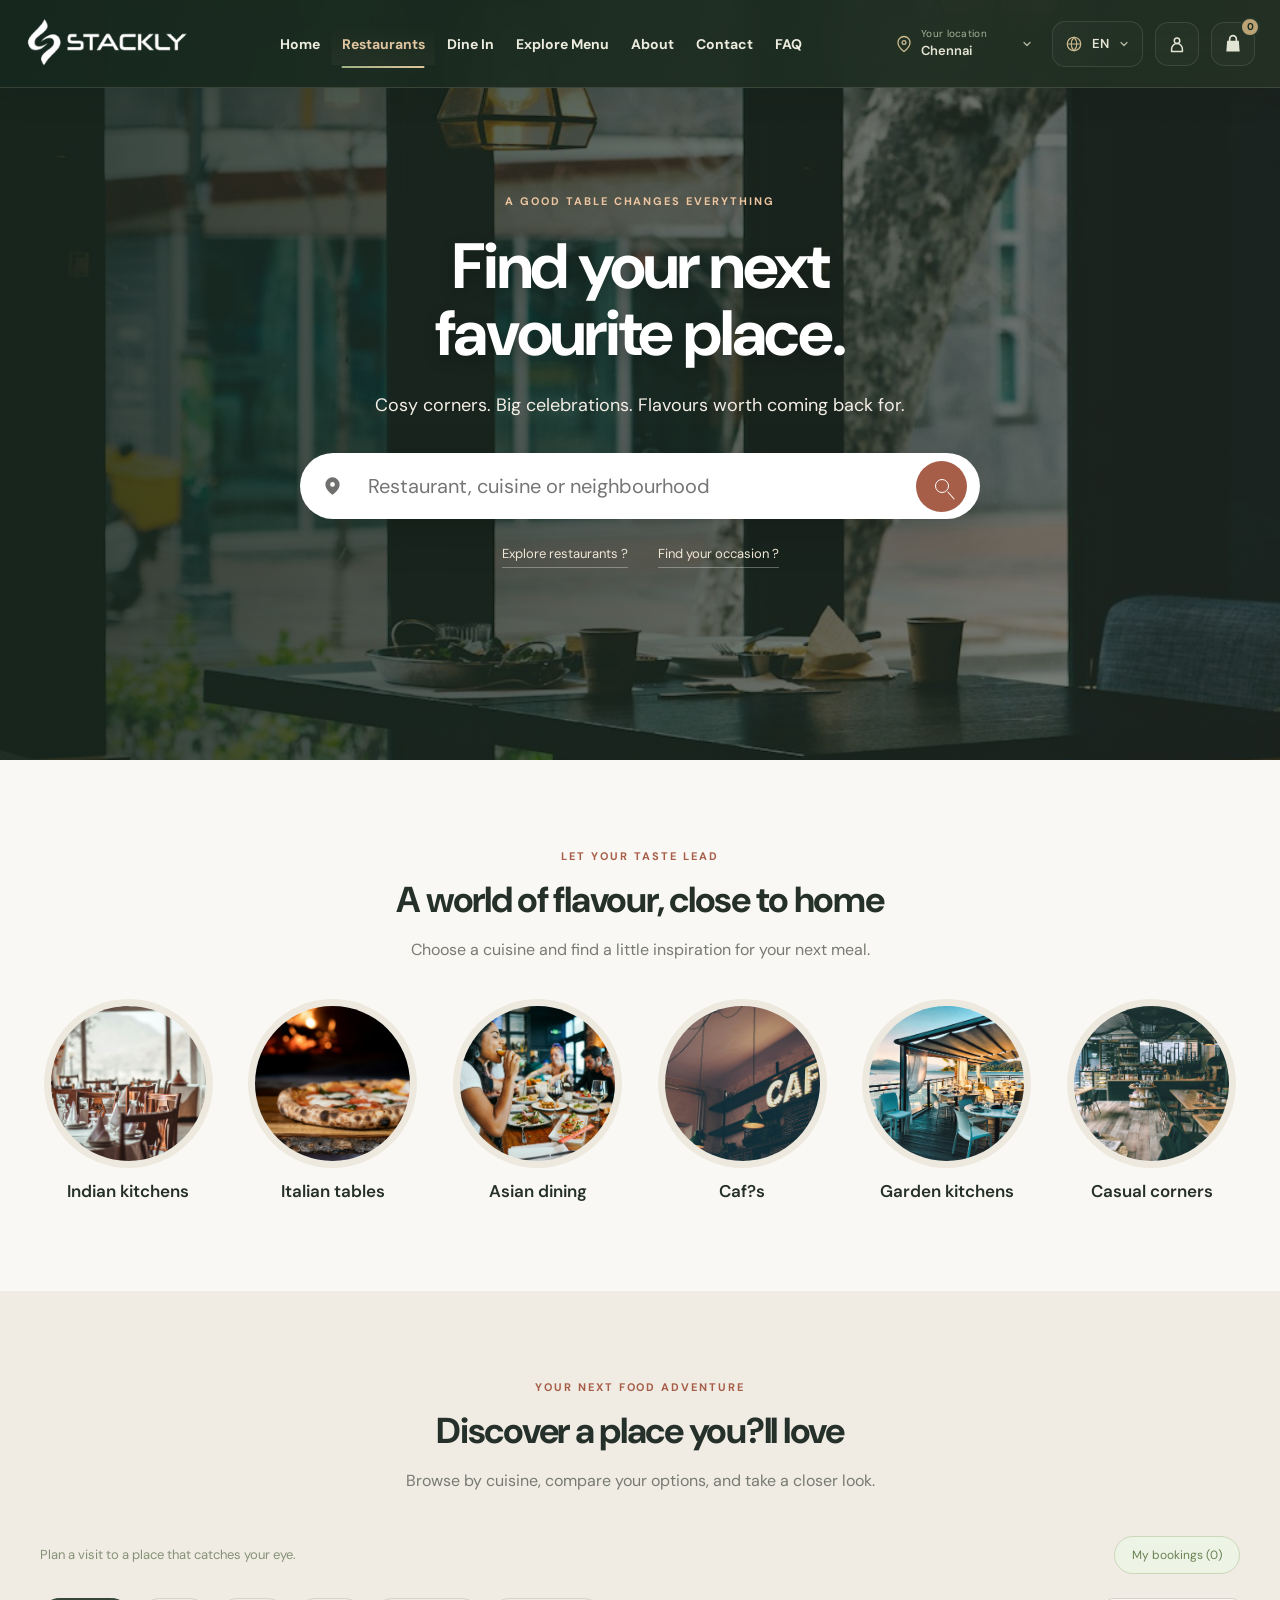
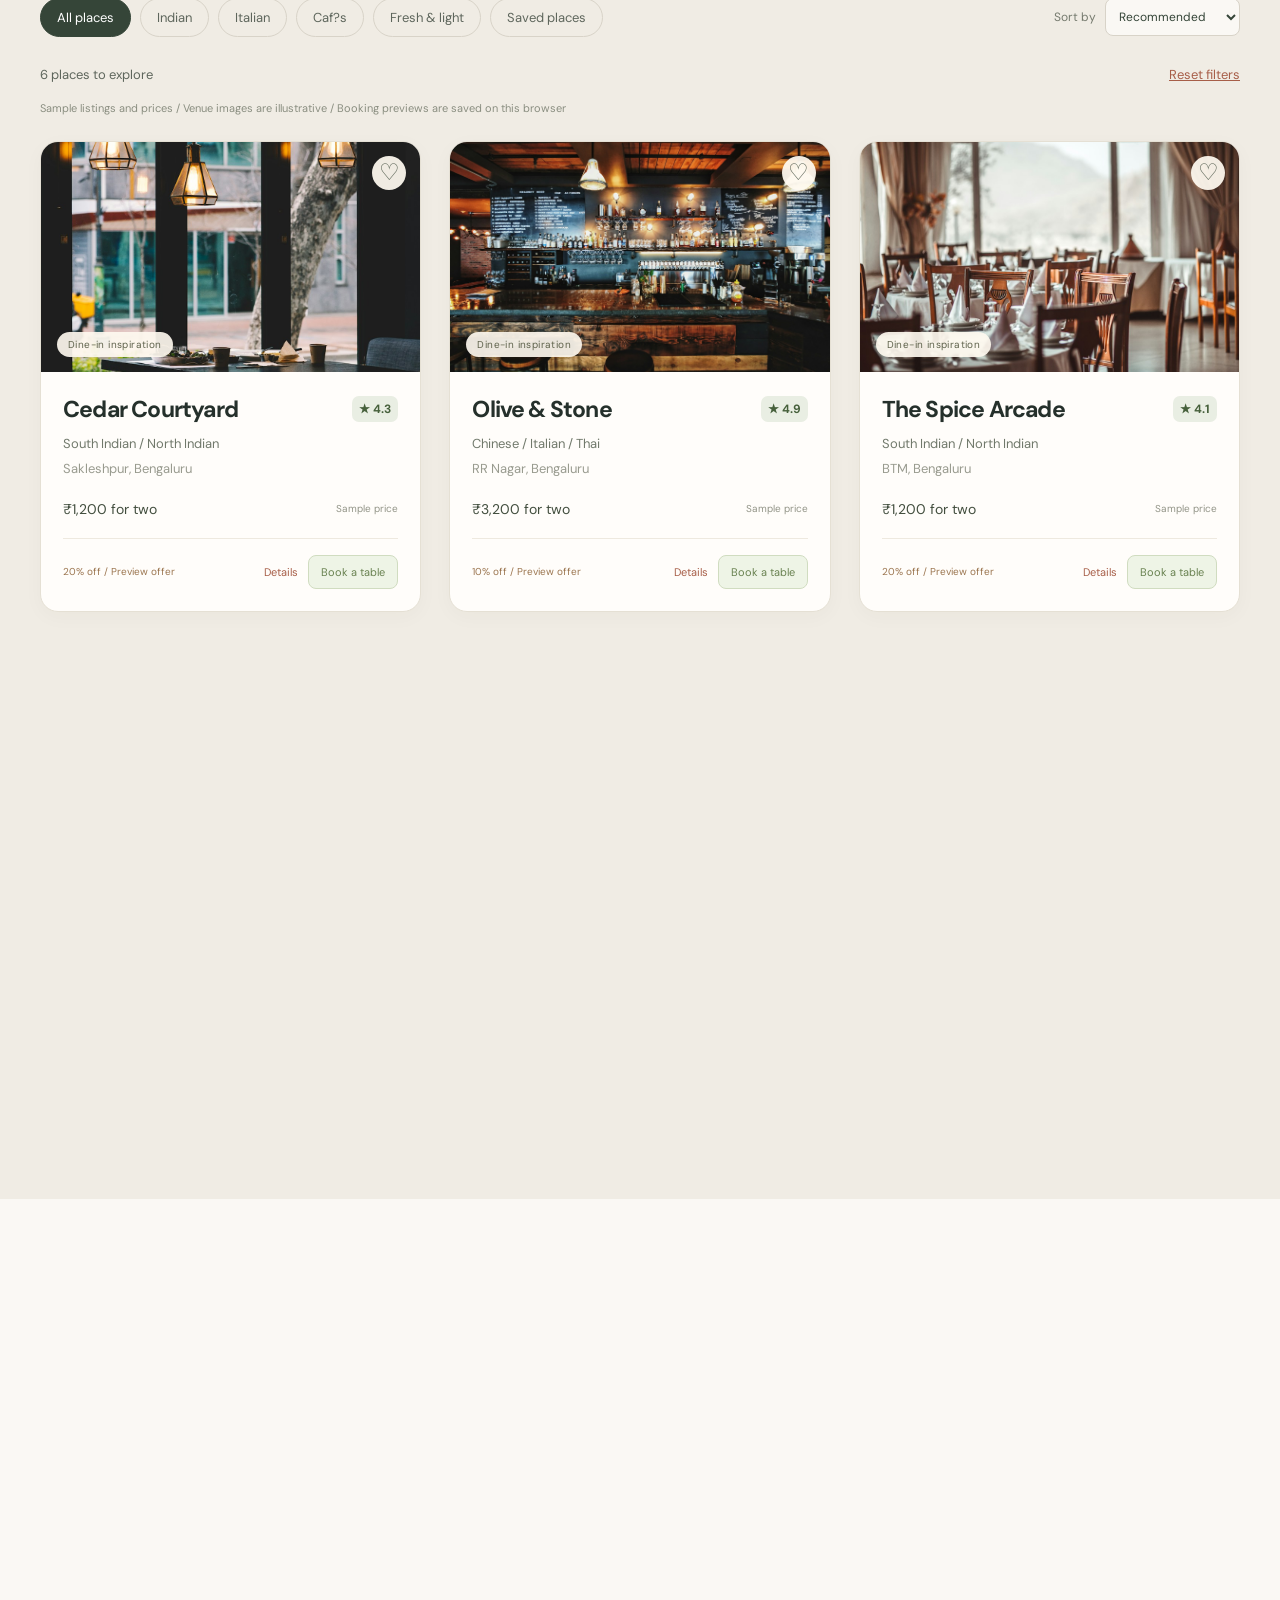
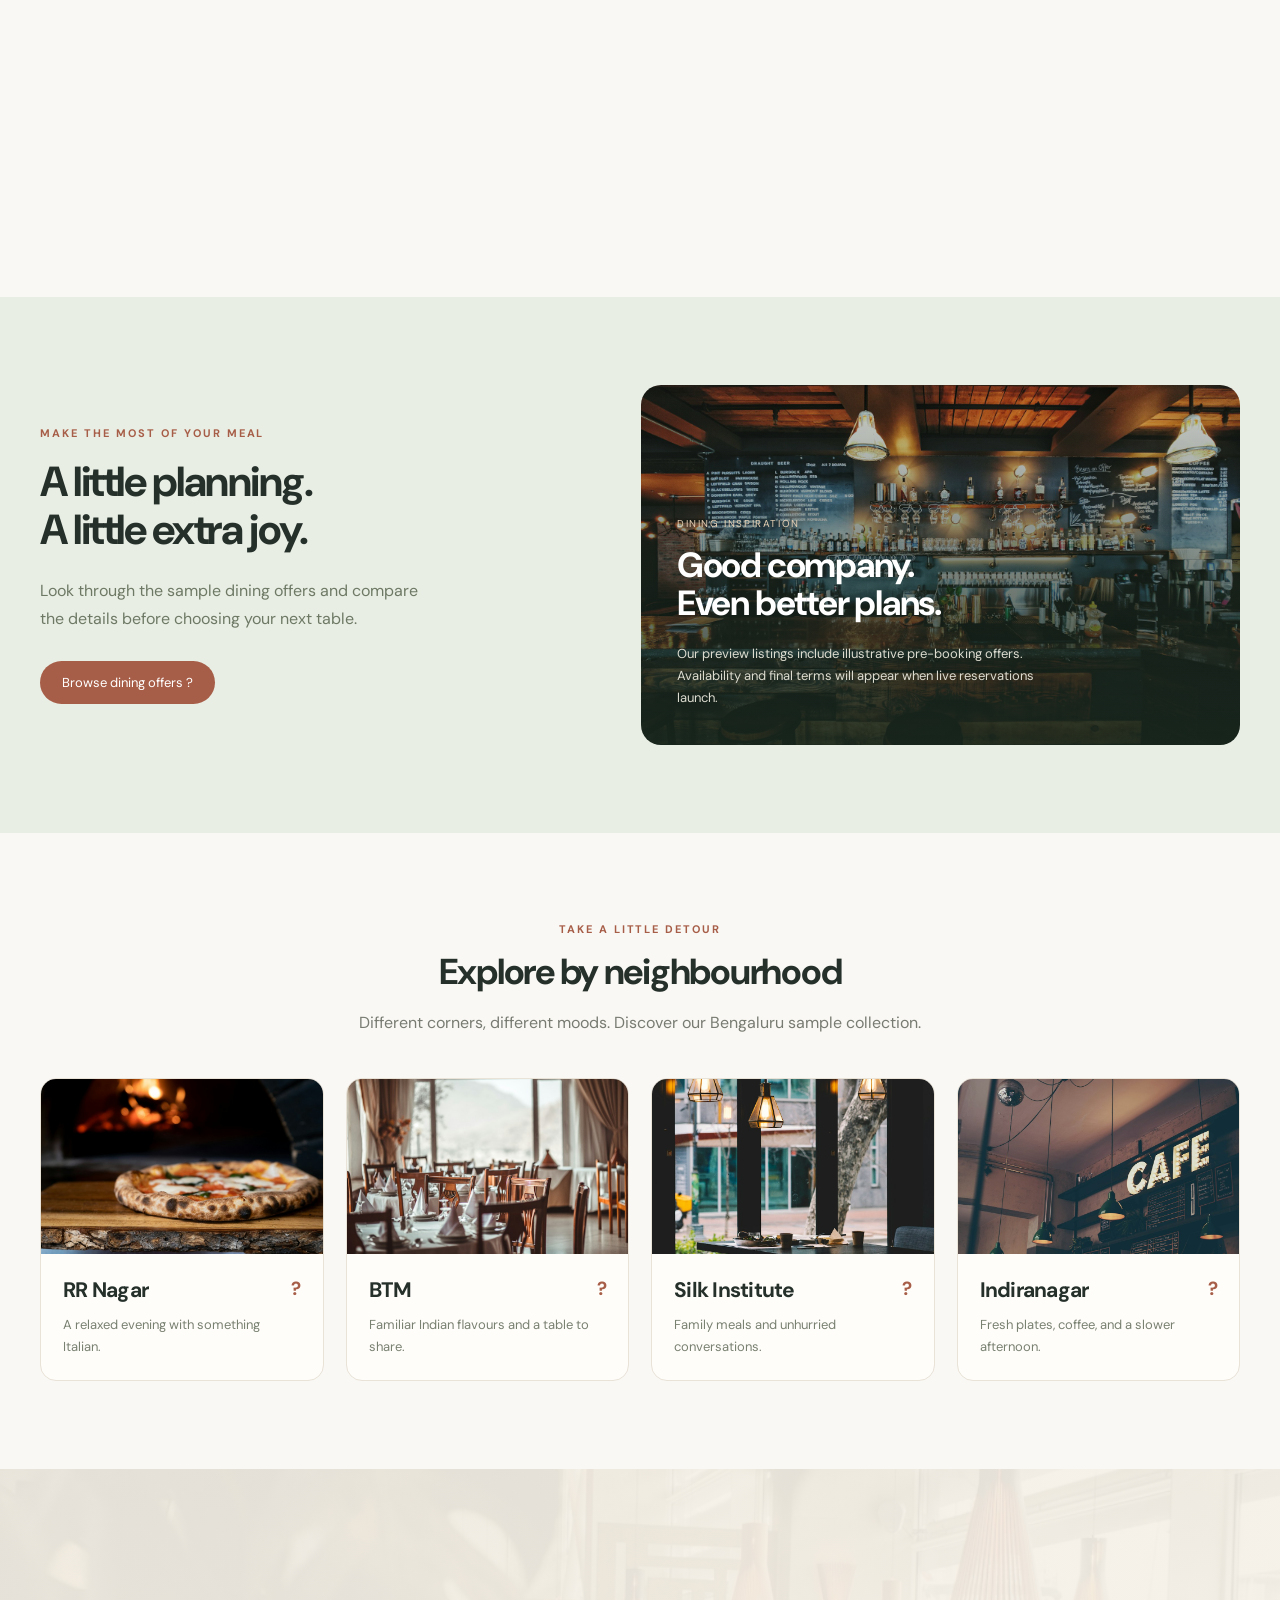
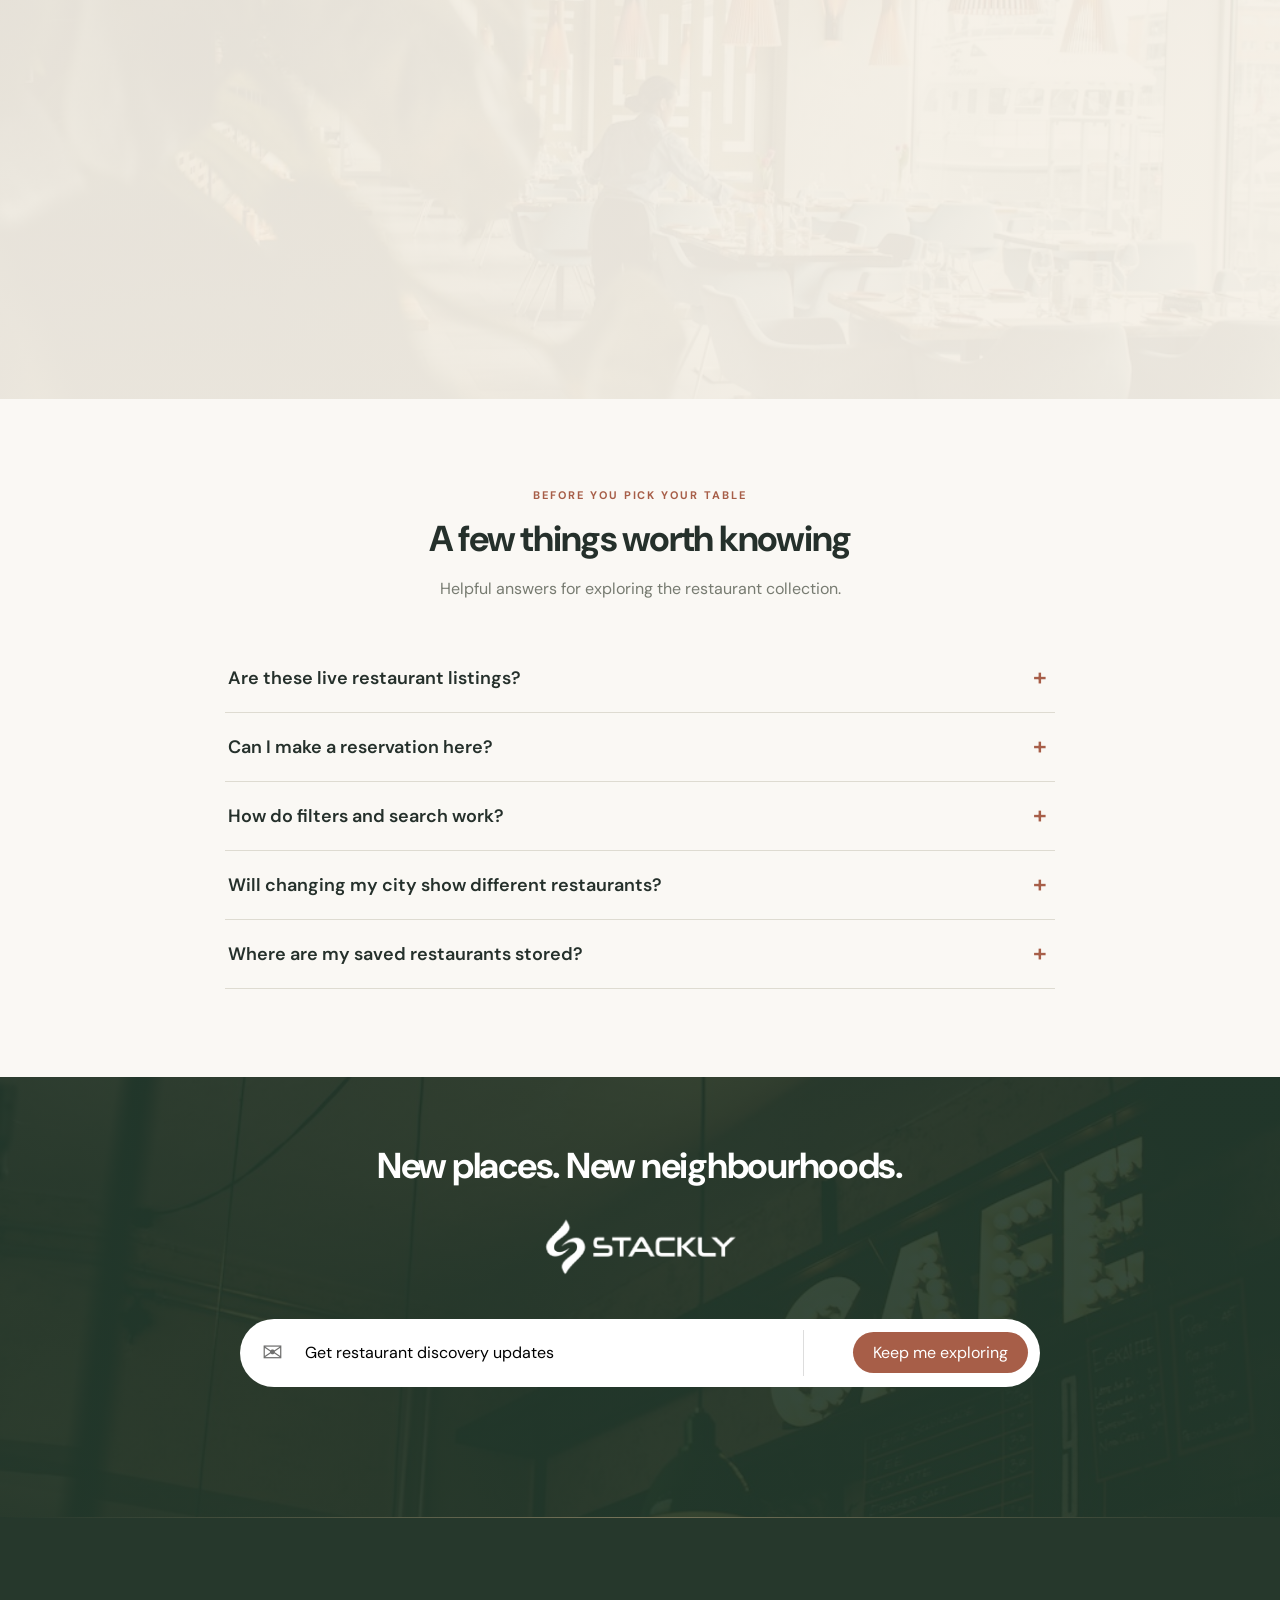
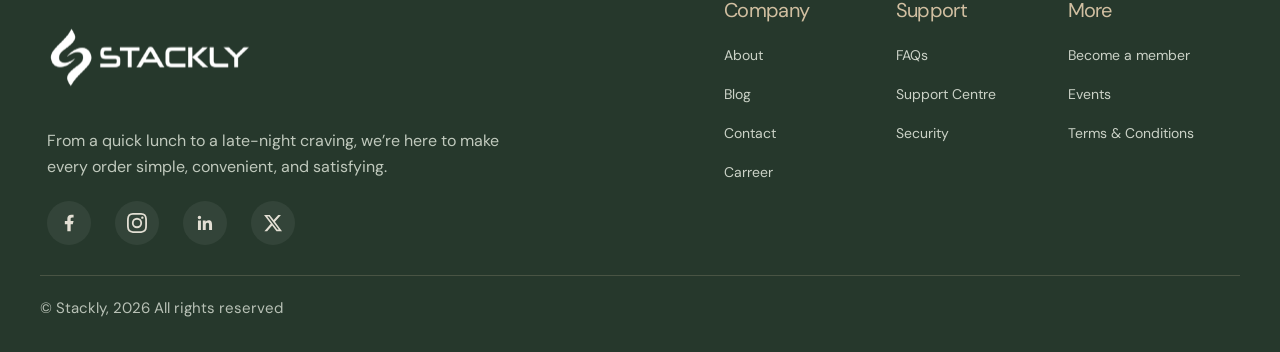
<file: restaurants.html>
<!doctype html><html lang="en"><head><meta charset="UTF-8"><meta name="viewport" content="width=device-width, initial-scale=1.0"><title>Restaurants / Stackly</title><meta name="description" content="Explore restaurant inspiration, cuisines, dining occasions and neighbourhoods with Stackly."><link rel="stylesheet" href="styles.css"><link rel="stylesheet" href="restaurants.css?v=booking1"><script src="account-store.js?v=dashboard-sync2" defer></script><script src="menu-data.js?v=dishphotos2" defer></script><script src="cart-store.js?v=dashboard1" defer></script><script src="restaurant-data.js?v=1" defer></script><script src="booking-store.js?v=dashboard1" defer></script><script src="restaurants.js?v=dashboard1" defer></script><script src="restaurant-booking.js?v=1" defer></script><script src="account-nav.js?v=dashboard1" defer></script><link rel="icon" type="image/webp" href="assets/stackly-logo.webp"><link rel="stylesheet" href="motion.css"><script src="motion.js" defer></script><link rel="stylesheet" href="header-motion.css?v=3"><script src="header-motion.js?v=3" defer></script><link rel="stylesheet" href="header-theme.css?v=1"><link rel="stylesheet" href="footer-motion.css?v=1"><script src="footer-motion.js?v=1" defer></script><link rel="stylesheet" href="header-preferences.css?v=3"><script src="language-data.js?v=1" defer></script><script src="header-preferences.js?v=4" defer></script></head><body class="restaurant-page"><svg class="svg-defs" xmlns="http://www.w3.org/2000/svg"><defs>
    
    <symbol id="pin" viewBox="0 0 24 24"><path fill="currentColor" d="M12 1a9 9 0 0 0-9 9c0 7 9 13 9 13s9-6 9-13a9 9 0 0 0-9-9Zm0 12a3 3 0 1 1 0-6 3 3 0 0 1 0 6Z"/></symbol>
    <symbol id="people" viewBox="0 0 50 40"><g fill="currentColor"><ellipse cx="25" cy="10" rx="8" ry="10"/><path d="M10 36V25l15-8 15 8v11Z"/><ellipse cx="10" cy="11" rx="6" ry="8"/><ellipse cx="40" cy="11" rx="6" ry="8"/><path d="M0 32V23l10-6 6 4-9 5v6Zm50 0V23l-10-6-6 4 9 5v6Z"/></g></symbol>
    <symbol id="building" viewBox="0 0 45 40"><path fill="currentColor" d="M5 2h30v12h5v22h3v3H2v-3h3Z"/><path stroke="#fafafe" stroke-width="4" d="M13 10h4m-4 8h4m-4 8h4m-4 8h4m8 2V21h10v15"/></symbol>
    <symbol id="sign" viewBox="0 0 40 40"><path stroke="currentColor" stroke-width="2" d="M20 1v36m-8 0h17"/><path fill="currentColor" d="M21 4h15l3 5-3 5H21ZM19 18H5l-4 5 4 5h14Z"/></symbol>
  </defs></svg><section class="hero restaurant-hero" id="home"><header class="header wrap"><a class="brand" href="index.html#home"><img class="brand-logo" src="assets/stackly-logo.webp" alt="STACKLY" width="200" height="104"></a><nav aria-label="Main navigation"><a href="index.html#home">Home</a><a class="active" href="restaurants.html" aria-current="page">Restaurants</a><a href="dine-in.html">Dine In</a><a href="explore-menu.html">Explore Menu</a><a href="about.html">About</a><a href="contact.html">Contact</a><a href="faq.html">FAQ</a></nav><div class="auth header-actions"><label class="header-select location-control"><svg aria-hidden="true"><use href="#pin"/></svg><span class="delivery-location"><span class="delivery-caption">Deliver to</span><select id="location-select" aria-label="Change delivery location"><option value="">Choose location</option><option>Bengaluru</option><option>Mumbai</option><option>Delhi</option><option selected>Chennai</option><option>Hyderabad</option><option>Pune</option></select></span></label><label class="header-select"><svg class="language-icon" viewBox="0 0 24 24" aria-hidden="true"><circle cx="12" cy="12" r="9" fill="none" stroke="currentColor" stroke-width="1.7"/><path d="M3 12h18M12 3c5 5 5 13 0 18-5-5-5-13 0-18Z" fill="none" stroke="currentColor" stroke-width="1.4"/></svg><select id="language-select" aria-label="Select language"><option value="en">EN</option><option value="hi">HI</option><option value="kn">KN</option></select></label><a class="login" href="login.html" aria-label="Login" title="Login"><svg viewBox="0 0 24 24" aria-hidden="true"><circle cx="12" cy="8" r="3.3"/><path d="M5.5 21v-3a6.5 6.5 0 0 1 13 0v3Z"/></svg><span class="control-label">Login</span></a><a class="signup cart-button" id="cart-button" href="cart.html" aria-label="Open cart, 0 items" title="Cart"><svg viewBox="0 0 24 24" aria-hidden="true"><path d="M5 8h14l1 13H4L5 8Z" fill="currentColor"/><path d="M8 9V6a4 4 0 0 1 8 0v3" fill="none" stroke="currentColor" stroke-width="2"/></svg><span class="control-label">Add to Cart</span><span class="cart-count">0</span></a></div></header><div class="hero-content"><span class="eyebrow hero-eyebrow">A GOOD TABLE CHANGES EVERYTHING</span><h1>Find your next<br>favourite place.</h1><p>Cosy corners. Big celebrations. Flavours worth coming back for.</p><form class="search" role="search"><svg aria-hidden="true"><use href="#pin"/></svg><input type="search" aria-label="Search restaurants by name, cuisine or area" placeholder="Restaurant, cuisine or neighbourhood"><button aria-label="Search restaurants"><span class="search-icon"></span></button></form><div class="hero-shortcuts"><a href="#restaurants">Explore restaurants ?</a><a href="#collections">Find your occasion ?</a></div></div></section><main><section class="wrap section-space cuisine-section" id="cuisines"><div class="section-heading reveal"><span class="eyebrow">LET YOUR TASTE LEAD</span><h2>A world of flavour, close to home</h2><p>Choose a cuisine and find a little inspiration for your next meal.</p></div><div class="category-grid"><button class="category reveal" data-cuisine="Indian"><img src="assets/restaurants/indian.jpg" width="180" height="180" loading="lazy" alt="Indian restaurant atmosphere"><span>Indian kitchens</span></button><button class="category reveal" data-cuisine="Italian"><img src="assets/restaurants/pizza.jpg" width="180" height="180" loading="lazy" alt="Italian dining atmosphere"><span>Italian tables</span></button><button class="category reveal" data-cuisine="Chinese"><img src="assets/restaurants/pasta.jpg" width="180" height="180" loading="lazy" alt="Asian restaurant interior"><span>Asian dining</span></button><button class="category reveal" data-cuisine="Cafe"><img src="assets/restaurants/cafe.jpg" width="180" height="180" loading="lazy" alt="Caf?s food inspiration"><span>Caf?s</span></button><button class="category reveal" data-cuisine="Healthy"><img src="assets/restaurants/salad.jpg" width="180" height="180" loading="lazy" alt="Garden restaurant setting"><span>Garden kitchens</span></button><button class="category reveal" data-cuisine="Desserts"><img src="assets/restaurants/dessert.jpg" width="180" height="180" loading="lazy" alt="Cafe dining setting"><span>Casual corners</span></button></div></section><section class="directory-section section-space" id="restaurants"><div class="wrap"><div class="section-heading reveal"><span class="eyebrow">YOUR NEXT FOOD ADVENTURE</span><h2>Discover a place you?ll love</h2><p>Browse by cuisine, compare your options, and take a closer look.</p></div><div class="booking-tools"><p>Plan a visit to a place that catches your eye.</p><button id="my-bookings" type="button">My bookings (0)</button></div><div class="directory-toolbar"><div class="directory-filters" role="group" aria-label="Restaurant filters"><button data-filter="all" class="selected" aria-pressed="true">All places</button><button data-filter="Indian" aria-pressed="false">Indian</button><button data-filter="Italian" aria-pressed="false">Italian</button><button data-filter="Cafe" aria-pressed="false">Caf?s</button><button data-filter="Healthy" aria-pressed="false">Fresh & light</button><button data-filter="saved" aria-pressed="false">Saved places</button></div><label class="sort-label">Sort by <select id="restaurant-sort"><option value="recommended">Recommended</option><option value="rating">Highest rated</option><option value="price">Price: low to high</option></select></label></div><div class="results-bar"><p id="results-count" role="status"></p><button class="clear-filters">Reset filters</button></div><p class="sample-note">Sample listings and prices / Venue images are illustrative / Booking previews are saved on this browser</p><div class="directory-grid" id="restaurant-grid"></div><div class="empty-results" hidden><h3>No tables on this trail yet.</h3><p>Try another cuisine or clear your search to see all places.</p><button class="clear-filters solid-link">Show all restaurants</button></div></div></section><section class="wrap section-space" id="collections"><div class="section-heading reveal"><span class="eyebrow">SET THE MOOD</span><h2>The right place for your kind of day</h2><p>A quiet coffee, a long-overdue catch-up, or a little reason to celebrate.</p></div><div class="occasion-grid"><button class="occasion reveal" data-cuisine="Cafe" style="--scene:url('assets/restaurants/cafe.jpg')"><span>TAKE IT SLOW</span><h3>Coffee & catch-ups</h3><span class="occasion-link">Explore places ?</span></button><button class="occasion reveal" data-cuisine="Italian" style="--scene:url('assets/restaurants/dining.jpg')"><span>MAKE AN EVENING OF IT</span><h3>Dinner, just the two of you</h3><span class="occasion-link">Explore places ?</span></button><button class="occasion reveal" data-cuisine="Indian" style="--scene:url('assets/restaurants/friends.jpg')"><span>MORE TO SHARE</span><h3>Bring the whole family</h3><span class="occasion-link">Explore places ?</span></button></div></section><section class="offer-section section-space"><div class="wrap offer-layout"><div class="offer-intro reveal"><span class="eyebrow">MAKE THE MOST OF YOUR MEAL</span><h2>A little planning.<br>A little extra joy.</h2><p>Look through the sample dining offers and compare the details before choosing your next table.</p><a class="solid-link" href="#restaurants">Browse dining offers ?</a></div><div class="offer-editorial reveal"><span class="offer-stamp">DINING INSPIRATION</span><h3>Good company.<br>Even better plans.</h3><p>Our preview listings include illustrative pre-booking offers. Availability and final terms will appear when live reservations launch.</p></div></div></section><section class="wrap section-space" id="neighbourhoods"><div class="section-heading reveal"><span class="eyebrow">TAKE A LITTLE DETOUR</span><h2>Explore by neighbourhood</h2><p>Different corners, different moods. Discover our Bengaluru sample collection.</p></div><div class="neighbourhood-grid"><button class="neighbourhood reveal" data-area="RR Nagar"><img src="assets/restaurants/pizza.jpg" width="500" height="350" loading="lazy" alt="Dining inspiration for RR Nagar"><div><h3>RR Nagar <span>?</span></h3><p>A relaxed evening with something Italian.</p></div></button><button class="neighbourhood reveal" data-area="BTM"><img src="assets/restaurants/indian.jpg" width="500" height="350" loading="lazy" alt="Dining inspiration for BTM"><div><h3>BTM <span>?</span></h3><p>Familiar Indian flavours and a table to share.</p></div></button><button class="neighbourhood reveal" data-area="Silk"><img src="assets/restaurants/restaurant.jpg" width="500" height="350" loading="lazy" alt="Dining inspiration for Silk Institute"><div><h3>Silk Institute <span>?</span></h3><p>Family meals and unhurried conversations.</p></div></button><button class="neighbourhood reveal" data-area="Indiranagar"><img src="assets/restaurants/cafe.jpg" width="500" height="350" loading="lazy" alt="Dining inspiration for Indiranagar"><div><h3>Indiranagar <span>?</span></h3><p>Fresh plates, coffee, and a slower afternoon.</p></div></button></div></section><section class="how-section section-space"><div class="wrap"><div class="section-heading reveal"><span class="eyebrow">LESS SCROLLING. MORE SAVOURING.</span><h2>Your next meal, in three simple steps</h2><p>A thoughtful way to find a place that fits what you?re craving.</p></div><div class="steps-grid"><article class="step reveal"><span>01</span><h3>Follow your craving</h3><p>Search by restaurant, cuisine, or neighbourhood. Use the filters to narrow down your favourites.</p></article><article class="step reveal"><span>02</span><h3>Find your kind of place</h3><p>Compare sample menus, dining styles, and budgets. Save interesting spots for another day.</p></article><article class="step reveal"><span>03</span><h3>Make a little plan</h3><p>Open restaurant details and pick a place to explore. Live ordering and reservations are coming soon.</p></article></div></div></section><section class="wrap section-space faq-section" id="faq"><div class="section-heading reveal"><span class="eyebrow">BEFORE YOU PICK YOUR TABLE</span><h2>A few things worth knowing</h2><p>Helpful answers for exploring the restaurant collection.</p></div><div class="faq-list reveal"><details><summary>Are these live restaurant listings?</summary><p>These are sample listings for the website preview. Prices, ratings, and offers are illustrative; venue photographs show dining inspiration rather than verified restaurant interiors.</p></details><details><summary>Can I make a reservation here?</summary><p>Use Book a table to choose a future date, time, and party size, then save a booking preview on this browser. My bookings lets you review or remove it. Restaurant availability is not checked and no real reservation is sent.</p></details><details><summary>How do filters and search work?</summary><p>Search matches restaurant names, cuisines, and neighbourhoods. Cuisine filters and sorting work together. Reset filters to return to the complete sample collection.</p></details><details><summary>Will changing my city show different restaurants?</summary><p>Your chosen city is saved as a preference. For now, the directory displays the same Bengaluru-area sample collection regardless of the selected city.</p></details><details><summary>Where are my saved restaurants stored?</summary><p>Saved places are kept in your browser on this device. They do not require an account and are not synced across devices.</p></details></div></section></main><section class="newsletter"><h2 class="reveal">New places. New neighbourhoods.</h2><img class="large-brand brand-logo reveal" src="assets/stackly-logo.webp" alt="STACKLY" width="240" height="125"><form class="subscribe reveal"><span aria-hidden="true">✉</span><input type="email" required aria-label="Email address" placeholder="Get restaurant discovery updates"><button>Keep me exploring</button></form><p class="newsletter-status" role="status"></p></section><footer id="contact"><div class="footer-inner wrap"><div class="footer-about"><a href="index.html#home" class="brand"><img class="brand-logo" src="assets/stackly-logo.webp" alt="STACKLY" width="200" height="104"></a><p>From a quick lunch to a late-night craving, we’re here to make<br class="desktop-break"> every order simple, convenient, and satisfying.</p><div class="socials"><a href="https://www.facebook.com/people/Stackly-Stackly/pfbid02NmgSaxmeD8WJngqrhKudvxzak9GvzPLz6YS9NMdJJM9rSeJ7ZTyG6h3HF3p3koBEl/?rdid=3qmngFeLJe3ChGfe&amp;share_url=https%3A%2F%2Fwww.facebook.com%2Fshare%2F1BrqaZkJRe%2F" target="_blank" rel="noopener noreferrer" aria-label="Facebook"><svg viewBox="0 0 24 24" width="20" height="20" fill="currentColor" aria-hidden="true"><path d="M14 13.5h2.5l1-4H14v-2c0-1.03 0-2 2-2h1.5V2.14c-.326-.043-1.557-.14-2.857-.14C11.928 2 10 3.657 10 6.7v2.8H7v4h3V22h4v-8.5z"/></svg></a><a href="https://www.instagram.com/thestackly" target="_blank" rel="noopener noreferrer" aria-label="Instagram"><svg viewBox="0 0 24 24" width="20" height="20" fill="currentColor" aria-hidden="true"><path d="M12 2.163c3.204 0 3.584.012 4.85.07 3.252.148 4.771 1.691 4.919 4.919.058 1.265.069 1.645.069 4.849 0 3.205-.012 3.584-.069 4.849-.149 3.225-1.664 4.771-4.919 4.919-1.266.058-1.644.07-4.85.07-3.204 0-3.584-.012-4.849-.07-3.26-.149-4.771-1.699-4.919-4.92-.058-1.265-.07-1.644-.07-4.849 0-3.204.013-3.583.07-4.849.149-3.227 1.664-4.771 4.919-4.919 1.266-.057 1.645-.069 4.849-.069zm0-2.163c-3.259 0-3.667.014-4.947.072-4.358.2-6.78 2.618-6.98 6.98-.059 1.281-.073 1.689-.073 4.948 0 3.259.014 3.668.072 4.948.2 4.358 2.618 6.78 6.98 6.98 1.281.058 1.689.072 4.948.072 3.259 0 3.668-.014 4.948-.072 4.354-.2 6.782-2.618 6.979-6.98.059-1.28.073-1.689.073-4.948 0-3.259-.014-3.667-.072-4.947-.196-4.354-2.617-6.78-6.979-6.98-1.281-.059-1.69-.073-4.949-.073zm0 5.838a6.162 6.162 0 1 0 0 12.324 6.162 6.162 0 0 0 0-12.324zM12 16a4 4 0 1 1 0-8 4 4 0 0 1 0 8zm6.406-11.845a1.44 1.44 0 1 0 0 2.881 1.44 1.44 0 0 0 0-2.881z"/></svg></a><a href="https://www.linkedin.com/company/the-stackly/" target="_blank" rel="noopener noreferrer" aria-label="LinkedIn"><svg viewBox="0 0 24 24" width="20" height="20" fill="currentColor" aria-hidden="true"><path d="M20.447 20.452h-3.554v-5.569c0-1.328-.027-3.037-1.852-3.037-1.853 0-2.136 1.445-2.136 2.939v5.667H9.351V9h3.414v1.561h.046c.477-.9 1.637-1.85 3.37-1.85 3.601 0 4.267 2.37 4.267 5.455v6.286zM5.337 7.433a2.062 2.062 0 0 1-2.063-2.065 2.064 2.064 0 1 1 2.063 2.065zm1.782 13.019H3.555V9h3.564v11.452z"/></svg></a><a href="https://x.com/The_Stackly" target="_blank" rel="noopener noreferrer" aria-label="X"><svg viewBox="0 0 24 24" width="20" height="20" fill="currentColor" aria-hidden="true"><path d="M18.244 2.25h3.308l-7.227 8.26 8.502 11.24H16.17l-5.214-6.817L4.99 21.75H1.68l7.73-8.835L1.254 2.25H8.08l4.713 6.231zm-1.161 17.52h1.833L7.084 4.126H5.117z"/></svg></a></div></div><div class="footer-links"><div><h3>Company</h3><a href="about.html">About</a><button data-info="Blog">Blog</button><a href="contact.html">Contact</a><button data-info="Career">Carreer</button></div><div><h3>Support</h3><a href="faq.html">FAQs</a><button data-info="Support Centre">Support Centre</button><button data-info="Security">Security</button></div><div><h3>More</h3><button data-auth="Sign Up">Become a member</button><button data-info="Events">Events</button><button data-info="Terms & Conditions">Terms & Conditions</button></div></div><div class="footer-divider" aria-hidden="true"></div><p class="copyright">© Stackly, 2026 All rights reserved</p></div></footer><dialog id="modal"><button class="close" aria-label="Close dialog">?</button><div id="modal-content"></div></dialog><div class="toast" role="status"></div></body></html>
</file>
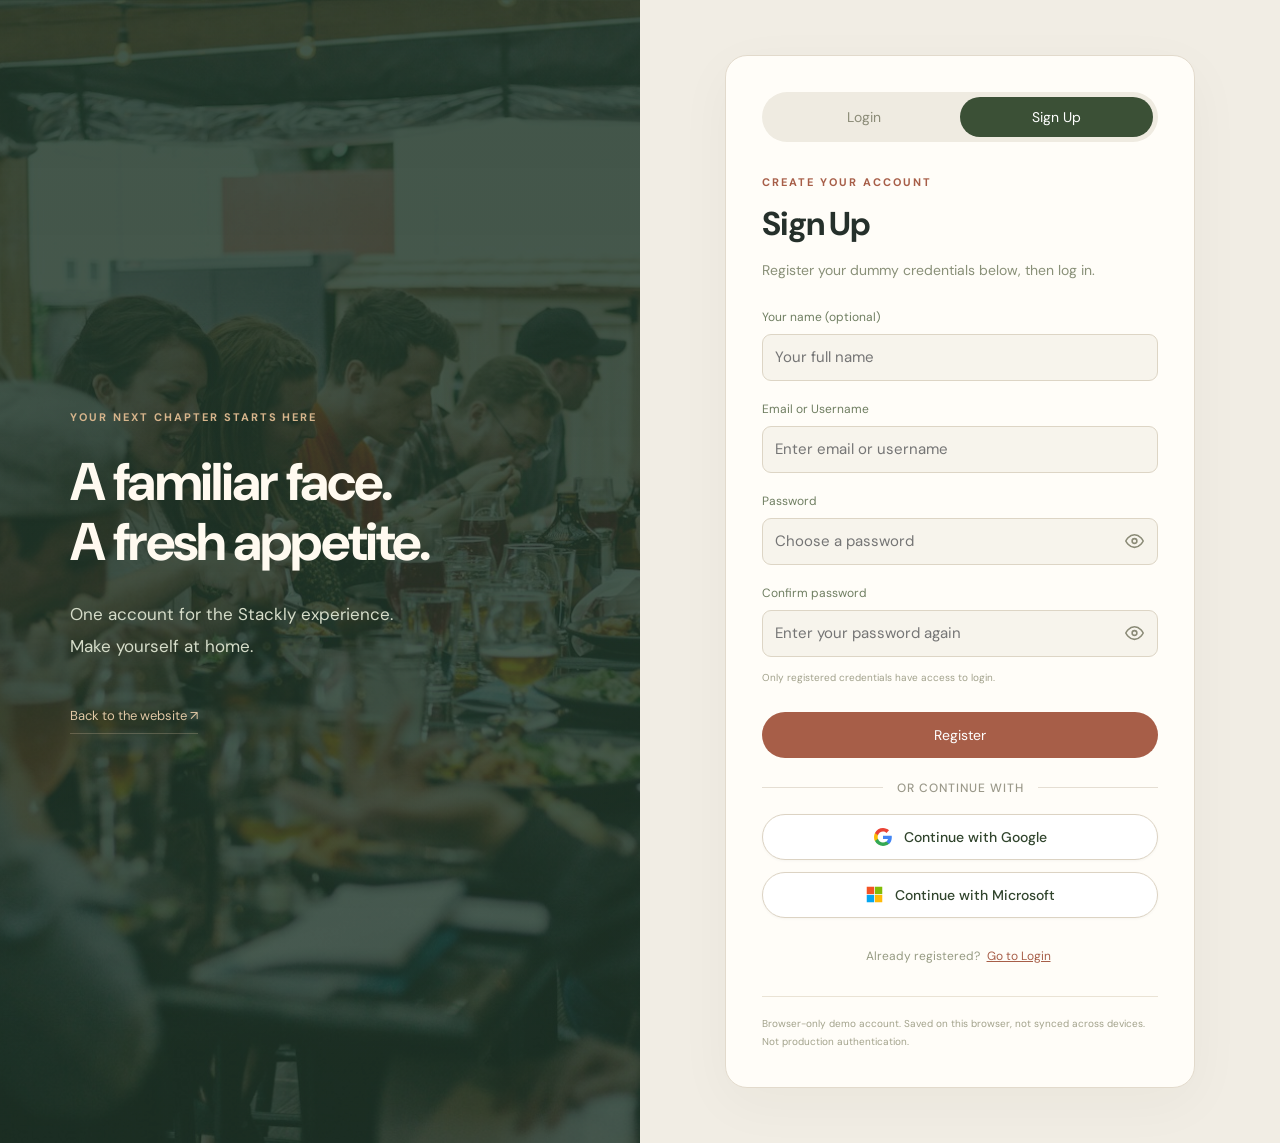
<file: signup.html>
<!doctype html>
<html lang="en">
  <head>
    <meta charset="UTF-8" />
    <meta name="viewport" content="width=device-width, initial-scale=1.0" />

    <title>Sign Up - Stackly</title>

    <meta
      name="description"
      content="Create your Stackly account and sign in."
    />

    <link rel="stylesheet" href="styles.css" />
    <link rel="stylesheet" href="login.css" />

    <script src="account-store.js?v=auth-dummy2" defer></script>
    <script src="account-nav.js?v=dashboard1" defer></script>
    <script src="login.js?v=auth-dummy4" defer></script>
    <script src="social-auth.js?v=oauth1" defer></script>

    <link rel="icon" type="image/webp" href="assets/stackly-logo.webp" />
    <link rel="stylesheet" href="motion.css" />
    <script src="motion.js" defer></script>
  </head>

  <body class="account-page">
    <main class="account-main">
      <aside class="account-story">
        <span class="eyebrow">YOUR NEXT CHAPTER STARTS HERE</span>

        <h1>A familiar face.<br />A fresh appetite.</h1>

        <p>
          One account for the Stackly experience.<br />
          Make yourself at home.
        </p>

        <a href="index.html">Back to the website &#8599;</a>
      </aside>

      <section class="account-card" aria-labelledby="account-title">
        <div id="signed-out">
          <div class="account-tabs" role="group" aria-label="Account options">
            <button type="button" data-mode="login" aria-pressed="false">
              Login
            </button>

            <button
              type="button"
              data-mode="register"
              class="selected"
              aria-pressed="true"
            >
              Sign Up
            </button>
          </div>

          <span class="eyebrow" id="account-kicker"> CREATE YOUR ACCOUNT </span>

          <h2 id="account-title">Sign Up</h2>

          <p class="account-description" id="account-description">
            Register your dummy credentials below, then log in.
          </p>

          <!-- LOGIN AND SIGNUP FORM -->

          <form id="account-form">
            <label id="name-field">
              Your name (optional)

              <input
                name="name"
                autocomplete="name"
                maxlength="80"
                placeholder="Your full name"
              />
            </label>

            <label id="identifier-label">
              Email or Username

              <input
                name="email"
                type="text"
                autocomplete="username"
                required
                maxlength="254"
                placeholder="Enter email or username"
              />
            </label>

            <label>
              Password

              <span class="password-wrap">
                <input
                  id="account-password"
                  name="password"
                  type="password"
                  autocomplete="new-password"
                  required
                  minlength="8"
                  maxlength="128"
                  placeholder="Choose a password"
                />

                <button
                  type="button"
                  class="password-toggle"
                  aria-label="Show password"
                  title="Show password"
                  aria-pressed="false"
                >
                  <svg
                    class="eye-icon eye-show"
                    viewBox="0 0 24 24"
                    width="19"
                    height="19"
                    fill="none"
                    stroke="currentColor"
                    stroke-width="2"
                    stroke-linecap="round"
                    stroke-linejoin="round"
                    aria-hidden="true"
                  >
                    <path d="M1 12s4-8 11-8 11 8 11 8-4 8-11 8-11-8-11-8z" />
                    <circle cx="12" cy="12" r="3" />
                  </svg>

                  <svg
                    class="eye-icon eye-hide"
                    viewBox="0 0 24 24"
                    width="19"
                    height="19"
                    fill="none"
                    stroke="currentColor"
                    stroke-width="2"
                    stroke-linecap="round"
                    stroke-linejoin="round"
                    aria-hidden="true"
                  >
                    <path
                      d="M17.94 17.94A10.07 10.07 0 0 1 12 20c-7 0-11-8-11-8a18.45 18.45 0 0 1 5.06-5.94M9.9 4.24A9.12 9.12 0 0 1 12 4c7 0 11 8 11 8a18.5 18.5 0 0 1-2.16 3.19m-6.72-1.07a3 3 0 1 1-4.24-4.24"
                    />
                    <line x1="1" y1="1" x2="23" y2="23" />
                  </svg>
                </button>
              </span>
            </label>

            <!-- FORGOT PASSWORD LINK (BELOW PASSWORD PLACEHOLDER) -->
            <div class="forgot-password-row" id="forgot-password-row" hidden>
              <button type="button" id="forgot-password">Forgot Password?</button>
            </div>

            <label id="confirm-field">
              Confirm password

              <span class="password-wrap">
                <input
                  name="confirm"
                  type="password"
                  autocomplete="new-password"
                  required
                  minlength="8"
                  maxlength="128"
                  placeholder="Enter your password again"
                />

                <button
                  type="button"
                  class="password-toggle"
                  aria-label="Show password"
                  title="Show password"
                  aria-pressed="false"
                >
                  <svg
                    class="eye-icon eye-show"
                    viewBox="0 0 24 24"
                    width="19"
                    height="19"
                    fill="none"
                    stroke="currentColor"
                    stroke-width="2"
                    stroke-linecap="round"
                    stroke-linejoin="round"
                    aria-hidden="true"
                  >
                    <path d="M1 12s4-8 11-8 11 8 11 8-4 8-11 8-11-8-11-8z" />
                    <circle cx="12" cy="12" r="3" />
                  </svg>

                  <svg
                    class="eye-icon eye-hide"
                    viewBox="0 0 24 24"
                    width="19"
                    height="19"
                    fill="none"
                    stroke="currentColor"
                    stroke-width="2"
                    stroke-linecap="round"
                    stroke-linejoin="round"
                    aria-hidden="true"
                  >
                    <path
                      d="M17.94 17.94A10.07 10.07 0 0 1 12 20c-7 0-11-8-11-8a18.45 18.45 0 0 1 5.06-5.94M9.9 4.24A9.12 9.12 0 0 1 12 4c7 0 11 8 11 8a18.5 18.5 0 0 1-2.16 3.19m-6.72-1.07a3 3 0 1 1-4.24-4.24"
                    />
                    <line x1="1" y1="1" x2="23" y2="23" />
                  </svg>
                </button>
              </span>
            </label>

            <p class="password-help">
              Only registered credentials have access to login.
            </p>

            <button class="account-submit" id="submit-account" type="submit">
              Register
            </button>
          </form>

          <!-- PASSWORD RESET SECTION -->

          <div id="reset-password-section" hidden>
            <span class="eyebrow">ACCOUNT RECOVERY</span>

            <h2>Reset password.</h2>

            <p class="account-description">
              Enter your registered email or username and choose a new password.
            </p>

            <form id="reset-password-form">
              <label>
                Email or Username

                <input
                  type="text"
                  name="reset-email"
                  autocomplete="username"
                  required
                  maxlength="254"
                  placeholder="Enter email or username"
                />
              </label>

              <label>
                New password

                <input
                  type="password"
                  name="new-password"
                  autocomplete="new-password"
                  required
                  minlength="8"
                  maxlength="128"
                  placeholder="Enter new password"
                />
              </label>

              <label>
                Confirm new password

                <input
                  type="password"
                  name="confirm-password"
                  autocomplete="new-password"
                  required
                  minlength="8"
                  maxlength="128"
                  placeholder="Confirm new password"
                />
              </label>

              <button class="account-submit" type="submit">
                Reset Password
              </button>
            </form>

            <p class="account-switch">
              <button type="button" id="back-to-login">Back to Login</button>
            </p>
          </div>

          <!-- SOCIAL LOGIN OPTIONS -->

          <div class="social-auth-container" id="social-auth-container">
            <div class="social-divider">
              <span>Or continue with</span>
            </div>

            <div class="social-buttons">
              <button
                type="button"
                class="btn-social btn-social-google"
                id="btn-social-google"
              >
                <svg
                  viewBox="0 0 24 24"
                  width="18"
                  height="18"
                  aria-hidden="true"
                >
                  <path
                    fill="#4285F4"
                    d="M23.745 12.27c0-.7-.06-1.4-.19-2.07H12v4.51h6.6c-.29 1.52-1.14 2.82-2.4 3.68v3.05h3.88c2.27-2.09 3.66-5.17 3.66-9.17z"
                  />
                  <path
                    fill="#34A853"
                    d="M12 24c3.24 0 5.95-1.08 7.93-2.91l-3.88-3.05c-1.08.72-2.45 1.16-4.05 1.16-3.12 0-5.77-2.1-6.72-4.93H1.25v3.15C3.26 21.36 7.33 24 12 24z"
                  />
                  <path
                    fill="#FBBC05"
                    d="M5.28 14.27c-.25-.72-.38-1.49-.38-2.27s.13-1.55.38-2.27V6.58H1.25C.45 8.18 0 9.98 0 12s.45 3.82 1.25 5.42l4.03-3.15z"
                  />
                  <path
                    fill="#EA4335"
                    d="M12 4.75c1.77 0 3.35.61 4.6 1.8l3.42-3.42C17.95 1.19 15.24 0 12 0 7.33 0 3.26 2.64 1.25 6.58l4.03 3.15c.95-2.83 3.6-4.98 6.72-4.98z"
                  />
                </svg>

                <span>Continue with Google</span>
              </button>

              <button
                type="button"
                class="btn-social btn-social-microsoft"
                id="btn-social-microsoft"
              >
                <svg
                  viewBox="0 0 23 23"
                  width="17"
                  height="17"
                  aria-hidden="true"
                >
                  <path fill="#f35325" d="M1 1h10v10H1z" />
                  <path fill="#81bc06" d="M12 1h10v10H12z" />
                  <path fill="#05a6f0" d="M1 12h10v10H1z" />
                  <path fill="#ffba08" d="M12 12h10v10H12z" />
                </svg>

                <span>Continue with Microsoft</span>
              </button>
            </div>
          </div>

          <!-- ACCOUNT SWITCH -->

          <p class="account-switch" id="account-switch">
            Already registered?

            <button type="button" data-mode="login">Go to Login</button>
          </p>
        </div>

        <!-- SIGNED IN SECTION -->

        <div id="signed-in" hidden>
          <span class="eyebrow">YOU ARE SIGNED IN</span>

          <h2 id="welcome-name">Welcome.</h2>

          <p class="account-description" id="account-email"></p>

          <div class="account-success-icon" aria-hidden="true">&#10003;</div>

          <p>Your login is active on this browser.</p>

          <a class="account-submit continue-link" href="index.html">
            Continue to the website &#8599;
          </a>

          <button class="logout-button" id="logout-account" type="button">
            Log out
          </button>
        </div>

        <p id="account-status" role="status" aria-live="polite"></p>

        <p class="account-service-note">
          Browser-only demo account. Saved on this browser, not synced across
          devices. Not production authentication.
        </p>
      </section>
    </main>

    <div class="toast" role="status"></div>
  </body>
</html>
</file>
<file: styles.css>
@import url('https://fonts.googleapis.com/css2?family=DM+Sans:wght@400;500;600;700&display=swap');
:root{--gray:#b8b8b8;--dark:#70706f;--paper:#fafafe;--ink:#090909}*{box-sizing:border-box}html{scroll-behavior:smooth;scroll-padding-top:25px}body{margin:0;background:var(--paper);color:var(--ink);font-family:'DM Sans',Arial,sans-serif}button,input{font:inherit}button,a{-webkit-tap-highlight-color:transparent}button{cursor:pointer}a{color:inherit;text-decoration:none}button{border:0}button:focus-visible,a:focus-visible,input:focus-visible,[tabindex]:focus-visible{outline:3px solid #424242;outline-offset:5px}.svg-defs{position:absolute;width:0;height:0}.wrap{max-width:1240px;margin:auto}h1,h2,h3,p{margin:0}h2{font-size:24px;font-weight:700;text-align:center}.hero{height:800px;background:var(--gray);color:white;overflow:hidden}.header{height:118px;display:flex;align-items:center;justify-content:space-between}.brand{display:inline-flex;align-items:center;font-size:32px;line-height:1.2;gap:10px}.brand svg{height:25px;width:25px;color:var(--dark)}nav{display:flex;gap:52px;margin-left:325px;font-size:20px}nav a{position:relative}nav a:after{content:'';position:absolute;height:2px;background:var(--dark);left:15%;right:15%;bottom:-3px;transform:scaleX(0);transition:transform .3s}nav a.active{color:var(--dark)}nav a.active:after,nav a:hover:after{transform:scaleX(1)}.auth{display:flex;gap:29px;align-items:center}.auth button{color:white;font-size:16px;line-height:28px;border-radius:30px;padding:0 17px}.login{background:transparent;border:1px solid white}.signup{background:var(--dark);border:1px solid var(--dark)}.hero-content{text-align:center;padding-top:128px}h1{font-size:50px;line-height:1.25;font-weight:700;text-shadow:0 6px 16px #0003;animation:hero-enter 1s both}.hero-content>p{font-size:20px;margin-top:88px;animation:hero-enter 1s .15s both}.search{height:70px;width:708px;margin:100px auto 0;transform:translateX(31px);border-radius:50px;background:white;display:flex;align-items:center;padding:10px 13px 10px 23px;gap:24px;animation:search-enter 1s .3s both}.search>svg{width:19px;height:24px;color:var(--dark);flex-shrink:0}.search input{border:0;outline:0;background:transparent;min-width:0;flex:1;font-size:20px;color:#333}.search button{height:51px;width:51px;border-radius:50%;background:var(--dark);display:grid;place-items:center;flex-shrink:0;transition:transform .3s,background .3s}.search button:hover{transform:rotate(-12deg);background:#4d4d4d}.search-icon{width:14px;height:14px;border:1px solid white;border-radius:50%;position:relative}.search-icon:after{content:'';width:10px;height:1px;background:white;position:absolute;transform:rotate(48deg);top:15px;left:10px}.about{padding-top:51px}.about-copy{text-align:center;font-size:24px;line-height:31px;margin-top:51px;white-space:nowrap}.stats{display:flex;justify-content:center;gap:58px;margin-top:78px;text-align:center}.stats>div{min-width:140px}.stats svg{width:50px;height:40px;color:var(--dark)}.stats p{font-size:24px;line-height:34px;margin-top:14px}.services>h2{margin-top:50px;margin-bottom:50px}.service{height:263px;background:var(--gray);text-align:center;color:white;padding-top:47px;position:relative;overflow:hidden}.service:after{content:'';position:absolute;inset:0;background:linear-gradient(110deg,transparent 20%,#ffffff20 48%,transparent 75%);transform:translateX(-110%);transition:transform 1.2s;pointer-events:none}.service:hover:after{transform:translateX(110%)}.service-emoji{font-size:56px;line-height:64px;display:block;transition:transform .6s}.service:hover .service-emoji{transform:translateY(-7px) rotate(6deg)}.service h3{font-size:64px;line-height:1.2;margin-top:22px;font-weight:700}.service p{font-size:20px;line-height:26px;margin-top:12px}.service.payment{height:319px;margin-top:23px;padding-top:58px}.payment h3{margin-top:20px}.dine{padding-top:50px}.section-copy{text-align:center;font-size:24px;margin-top:25px;margin-bottom:25px}.restaurants{display:grid;grid-template-columns:repeat(4,1fr);gap:36px}.restaurant{background:#d9d9d9;border-radius:11px;overflow:hidden;min-width:0;transition:transform .4s,box-shadow .4s}.restaurant:hover{transform:translateY(-8px);box-shadow:0 18px 35px #0002}.restaurant-image{height:226px;background:var(--gray);border:1px solid black;border-radius:11px 11px 11px 74px;position:relative;color:white;display:flex;align-items:flex-end;justify-content:center;padding:0 9px 13px}.restaurant-image h3{font-size:32px;white-space:nowrap}.rating{position:absolute;right:15px;top:9px;font-size:24px;font-weight:700}.rating span{background:var(--dark);border-radius:50%;font-size:13px;width:20px;height:20px;display:inline-grid;place-items:center;vertical-align:3px;color:var(--gray)}.ribbon{position:absolute;left:0;top:34px;background:#d9d9d9;font-size:16px;font-weight:700;padding:10px 38px 10px 8px;clip-path:polygon(0 0,100% 0,77% 50%,100% 100%,0 100%)}.restaurant-info{padding:12px 15px 24px}.restaurant-info>p{font-size:20px;line-height:26px;color:var(--dark);white-space:nowrap}.restaurant-info .price{font-size:24px;color:black;margin-top:12px;line-height:31px}.offer{margin-top:10px;border:1px solid black;border-radius:11px;min-height:46px;width:100%;background:var(--gray);font-size:14px;font-weight:700;white-space:nowrap;padding:7px}.offer span{color:var(--dark);font-size:19px}.offer:hover{background:#c7c7c7}.empty{text-align:center;padding:40px}.testimonials{padding-top:49px;height:472px}.review-track{display:flex;gap:16px;overflow-x:auto;scroll-snap-type:x mandatory;margin-top:25px;scrollbar-width:none}.review-track::-webkit-scrollbar{display:none}.review{flex:0 0 320px;height:220px;border-radius:22px;background:white;padding:23px 22px;scroll-snap-align:start}.review-head{display:flex;align-items:center;gap:10px}.avatar{height:48px;width:48px;border-radius:50%;background:black;flex-shrink:0}.review-name{font-size:20px;white-space:nowrap}.stars{color:#aaa;font-size:22px;letter-spacing:2px;line-height:24px}.review>p{font-size:16px;line-height:21px;margin-top:26px}.newsletter{height:564px;background:var(--gray);text-align:center;padding-top:61px;color:white}.newsletter h2{font-size:40px}.large-brand{width:80px;height:80px;color:var(--dark);margin-top:94px;filter:drop-shadow(0 4px 2px #0004)}.subscribe{height:72px;background:white;border-radius:32px;max-width:926px;margin:65px auto 0;display:flex;align-items:center;padding:12px;gap:20px;color:black}.subscribe>span{font-size:25px;color:var(--dark);margin-left:10px}.subscribe input{flex:1;min-width:0;border:0;border-right:1px solid #ddd;height:46px;outline:0;font-size:20px}.subscribe input::placeholder{color:black}.subscribe button{color:white;background:var(--dark);border-radius:22px;padding:10px 20px;font-size:20px;margin-left:29px;transition:background .25s}.subscribe button:hover{background:#444}.newsletter-status{margin-top:16px;color:#333}footer{height:535px;background:#6d6d6d;color:white}.footer-inner{padding-top:159px;display:grid;grid-template-columns:60% 40%;position:relative}.footer-about{padding:22px 7px 0}.footer-about .brand svg{color:black}.footer-about>p{font-size:20px;line-height:26px;margin-top:24px}.socials{display:flex;gap:24px;margin-top:21px}.socials a{height:60px;width:60px;border-radius:50%;display:grid;place-items:center;background:white;color:var(--dark);font-size:25px;box-shadow:0 4px 3px #0005;transition:transform .3s}.socials a:hover{transform:translateY(-5px)}.footer-links{display:grid;grid-template-columns:1fr 1fr 1.1fr;gap:25px}.footer-links h3{color:black;font-size:20px;font-weight:400;margin-bottom:23px}.footer-links a,.footer-links button{display:block;background:none;color:white;padding:0;font-size:16px;text-align:left;margin-bottom:21px;white-space:nowrap}.footer-links a:hover,.footer-links button:hover{text-decoration:underline}.copyright{font-size:20px;position:absolute;top:423px;left:0}.reveal{transition:opacity .8s,transform .8s}.js-motion .reveal:not(.visible){opacity:0;transform:translateY(24px)}dialog{width:min(440px,90vw);border:0;border-radius:22px;padding:38px;box-shadow:0 20px 80px #0004}dialog::backdrop{background:#0006;backdrop-filter:blur(5px)}.close{position:absolute;right:15px;top:10px;background:none;font-size:30px;color:#666}dialog h2{text-align:left;margin-bottom:20px}dialog p{line-height:1.6}dialog label{display:block;margin-top:15px}dialog input{width:100%;padding:12px;margin-top:7px;border:1px solid #ccc;border-radius:8px}dialog .submit{background:#707070;color:white;padding:12px;border-radius:8px;margin-top:22px;width:100%}.toast{position:fixed;bottom:25px;left:50%;transform:translate(-50%,30px);background:#333;color:white;border-radius:30px;padding:14px 24px;opacity:0;pointer-events:none;transition:.3s;z-index:5}.toast.show{opacity:1;transform:translate(-50%,0)}@keyframes hero-enter{from{opacity:0;transform:translateY(20px)}to{opacity:1;transform:translateY(0)}}@keyframes search-enter{from{opacity:0;translate:0 20px}to{opacity:1;translate:0 0}}
@media(min-width:1441px){.wrap{max-width:1240px}}@media(max-width:1300px){.wrap{width:calc(100% - 80px)}nav{margin-left:auto;margin-right:60px}.about-copy{white-space:normal}.restaurants{gap:24px}.restaurant-image h3{font-size:27px}.restaurant-info>p{font-size:17px}.offer{font-size:12px}.footer-inner{grid-template-columns:57% 43%}.footer-about>p{font-size:17px}.footer-links{gap:15px}}
@media(max-width:800px){.wrap{width:calc(100% - 40px)}.header{height:100px;flex-wrap:wrap;gap:15px;align-content:center}.brand{font-size:26px}nav{order:3;width:100%;justify-content:center;margin:0;gap:30px;font-size:16px}.auth{gap:10px}.auth button{font-size:14px;padding:0 12px}.hero{height:700px}.hero-content{padding:110px 20px 0}h1{font-size:36px}.hero-content>p{margin-top:50px;font-size:18px;line-height:28px}.search{width:100%;max-width:600px;transform:none;margin-top:65px;gap:15px}.search input{font-size:17px}.about-copy{font-size:20px;line-height:29px;margin-top:35px}.stats{gap:12px;margin-top:50px}.stats>div{min-width:0;flex:1}.stats p{font-size:18px;line-height:28px}.service{padding:35px 15px;height:263px}.service h3{font-size:40px}.service p{font-size:17px}.service.payment{padding:40px 15px}.section-copy{font-size:20px;line-height:28px}.restaurants{grid-template-columns:repeat(2,minmax(0,1fr));gap:20px}.restaurant-image h3{font-size:26px}.restaurant-info>p{white-space:normal}.offer{white-space:normal}.testimonials{height:420px}.newsletter{height:520px;padding:55px 20px 0}.newsletter h2{font-size:29px}.large-brand{margin-top:65px}.subscribe{margin-top:55px;gap:10px}.subscribe input{font-size:15px}.subscribe button{font-size:16px;margin:0;padding:11px 14px}.subscribe>span{margin-left:2px}footer{height:auto;min-height:640px}.footer-inner{display:block;padding-top:60px;padding-bottom:40px}.footer-about{padding:0}.footer-links{margin-top:45px;gap:15px}.footer-links h3{font-size:18px}.footer-links a,.footer-links button{white-space:normal;font-size:14px}.copyright{position:static;margin-top:25px;font-size:16px}.desktop-break{display:none}}
@media(max-width:430px){.restaurants{grid-template-columns:1fr}.restaurant-image{height:226px}.restaurant-info>p{font-size:20px}.restaurant-image h3{font-size:32px}.offer{font-size:14px}.hero-content{padding-top:100px}h1{font-size:31px}.stats p{font-size:16px}.service h3{font-size:34px}.service p{font-size:15px}.service-emoji{font-size:48px}.newsletter h2{font-size:25px}.subscribe{padding:9px;height:65px;gap:7px}.subscribe button{font-size:14px;padding:12px}.subscribe input{font-size:13px}.subscribe>span{font-size:20px}}
@media(prefers-reduced-motion:reduce){html{scroll-behavior:auto}*,*:before,*:after{animation:none!important;transition:none!important}.js-motion .reveal:not(.visible){opacity:1;transform:none}}

/* Header layout and controls share one sizing system. */
.hero>.header{width:100%;max-width:none;height:88px;margin:0;padding:0 clamp(24px,3.2vw,56px);display:grid;grid-template-columns:auto minmax(0,1fr) auto;align-items:center;gap:32px;background:#f3f2ed;color:#18262c;border-bottom:1px solid #deded8;box-shadow:0 3px 14px #152b3510;position:relative;z-index:2}
.header>.brand{display:inline-flex;align-items:center;gap:9px;font-size:28px;line-height:1;white-space:nowrap}.header>.brand svg{width:28px;height:28px;color:#a76554;flex:none}
.header nav{position:static;display:flex;align-items:center;justify-content:center;gap:clamp(26px,2.3vw,38px);margin:0;padding:0;width:auto;min-width:0;max-width:none;overflow:visible;font-size:15px;line-height:22px;font-weight:700;white-space:nowrap;order:0}
.header nav a{position:relative;padding:13px 0;flex:none;transition:color .25s}.header nav a.active,.header nav a:hover{color:#a76554}.header nav a:after{background:#a76554;left:0;right:0;bottom:0;height:3px;border-radius:3px}
.header .header-actions{display:flex;align-items:center;justify-content:flex-end;flex-wrap:nowrap;gap:12px;margin:0;width:auto;order:0}
.header-select{display:flex;align-items:center;gap:7px;min-width:0}.header-select svg{height:17px;width:17px;flex:none}.header .location-control{gap:8px;margin-right:8px}.location-control>svg{width:19px;height:23px;color:#b77361}.delivery-location{display:flex;flex-direction:column;gap:2px}.delivery-caption{font-size:11px;line-height:14px;color:#92928c}.header-select select{max-width:112px;padding:0;background:transparent;border:0;color:#283237;font-family:inherit;font-size:14px;font-weight:600;line-height:20px;cursor:pointer}.header-select option{color:#283237;background:#fff}.header-select select:focus-visible{outline:2px solid #a76554;outline-offset:4px}
.header-actions>.header-select:not(.location-control){height:44px;padding:0 12px;border:1px solid #e2ded7;border-radius:13px;color:#ae6a56;gap:7px}.header-actions>.header-select:not(.location-control) select{color:#ae6a56;width:44px;font-size:13px}
.header .header-actions button{display:grid;place-items:center;position:relative;flex:none;width:44px;height:44px;padding:11px;border:1px solid #e2ded7;border-radius:13px;background:#eeece6;color:#55564d;line-height:1;transition:background .25s,transform .25s}.header-actions button>svg{width:20px;height:20px}.header-actions .login>svg{fill:none;stroke:currentColor;stroke-width:1.8;stroke-linejoin:round}.header .header-actions button:hover{background:#e5dfd5;transform:translateY(-2px)}.control-label{position:absolute;width:1px;height:1px;margin:-1px;overflow:hidden;clip-path:inset(50%);white-space:nowrap}.cart-count{position:absolute;top:-6px;right:-6px;display:grid;place-items:center;min-width:20px;height:20px;padding:0 3px;border:2px solid #f3f2ed;border-radius:50%;background:#b97865;color:white;font-size:10px;line-height:1}.hero-content{padding-top:158px}
@media(max-width:1250px) and (min-width:1101px){.hero>.header{gap:22px;padding:0 24px}.header>.brand{font-size:25px}.header nav{font-size:13px;gap:22px}.header .header-actions{gap:9px}.header .location-control{margin-right:0}.header-select select{max-width:96px}}
@media(max-width:1100px){.hero>.header{height:132px;padding:16px 28px 8px;grid-template-columns:1fr auto;grid-template-rows:44px 44px;gap:12px 24px}.header>.brand{font-size:27px}.header nav{grid-column:1/-1;grid-row:2;justify-content:center;font-size:14px;gap:36px;overflow-x:auto;scrollbar-width:thin}.header .header-actions{grid-column:2;grid-row:1}.hero-content{padding-top:114px}}
@media(max-width:600px){.hero>.header{height:176px;padding:14px 20px 6px;grid-template-columns:minmax(0,1fr);grid-template-rows:32px 44px 44px;gap:12px}.header>.brand{font-size:25px;justify-self:start}.header>.brand svg{width:25px;height:25px}.header .header-actions{grid-column:1;grid-row:2;justify-content:flex-end;gap:10px}.header .location-control{margin-right:auto}.header nav{grid-column:1;grid-row:3;justify-content:flex-start;width:100%;gap:30px;font-size:13px;padding-bottom:2px}.header nav a{padding:10px 0}.header .header-actions button{width:40px;height:40px;padding:9px}.header-actions>.header-select:not(.location-control){height:40px;padding:0 9px}.header-select select{max-width:105px;font-size:13px}.hero-content{padding-top:62px}}
@media(max-width:360px){.hero>.header{padding-left:14px;padding-right:14px}.header .header-actions{gap:7px}.header-select select{max-width:90px}.header-actions>.header-select:not(.location-control){padding:0 6px}}

/* Warm editorial home page. */
:root{--paper:#faf8f4;--ink:#25302b;--accent:#a75e48;--muted:#777b71}body{background:var(--paper)}h1,h2,h3{letter-spacing:-.035em}.section-space{padding-top:88px;padding-bottom:88px}.eyebrow{display:block;font-size:11px;font-weight:700;letter-spacing:.18em;color:var(--accent);line-height:1.6}.section-heading{text-align:center;margin:0 auto 42px;max-width:680px}.section-heading h2{font-size:36px;line-height:1.2;margin-top:12px}.section-heading p{font-size:16px;color:var(--muted);line-height:1.7;margin-top:15px}.hero{position:relative;background:#302b23 url('assets/hero.jpg') center/cover no-repeat;isolation:isolate}.hero:before{content:'';position:absolute;inset:0;background:linear-gradient(90deg,#171c19c9,#171c1980);z-index:-1}.hero-content{padding-top:132px}.hero-eyebrow{color:#edc5a1;margin-bottom:22px}h1{font-size:56px}.hero-content>p{margin-top:30px;color:#f4eee6}.search{margin-top:58px;transform:none;box-shadow:0 12px 45px #0002}.search button{background:var(--accent)}
.category-grid{display:grid;grid-template-columns:repeat(6,minmax(0,1fr));gap:28px}.category{border:0;background:transparent;display:flex;flex-direction:column;align-items:center;gap:19px;color:var(--ink);font-size:17px;font-weight:600}.category img{width:155px;height:155px;max-width:100%;border-radius:50%;object-fit:cover;box-shadow:0 0 0 7px #eee9df;transition:transform .6s cubic-bezier(.2,.7,.2,1),box-shadow .6s}.category:hover img{transform:translateY(-7px) rotate(3deg);box-shadow:0 0 0 7px #e6d8c7,0 15px 35px #332a1920}.menu-section{background:#f0ece4}.menu-filters{display:flex;justify-content:center;gap:12px;flex-wrap:wrap;margin:-10px 0 35px}.menu-filters button{border:1px solid #dcd5ca;padding:11px 22px;border-radius:30px;color:#666b60;background:transparent;transition:background .25s,color .25s}.menu-filters button.selected,.menu-filters button:hover{background:#354538;color:white;border-color:#354538}.dish-grid{display:grid;grid-template-columns:repeat(3,minmax(0,1fr));gap:25px}.dish-card{background:var(--paper);border-radius:18px;overflow:hidden;box-shadow:0 8px 25px #302a1706}.dish-photo{height:255px;overflow:hidden}.dish-photo img{display:block;width:100%;height:100%;object-fit:cover;transition:transform .8s}.dish-card:hover img{transform:scale(1.06)}.dish-copy{padding:26px}.dish-copy .eyebrow{font-size:10px}.dish-copy h3{font-size:23px;margin-top:9px}.dish-copy p{font-size:15px;line-height:1.7;color:var(--muted);margin-top:10px}.dish-card[hidden]{display:none}
.about{padding-top:90px;display:grid;grid-template-columns:1fr 1fr;column-gap:65px;align-items:center}.about-visual{grid-column:1;grid-row:1/4;position:relative;border-radius:20px;overflow:hidden;height:425px}.about-visual img{height:100%;width:100%;object-fit:cover}.about-visual:after{content:'';position:absolute;inset:0;background:linear-gradient(transparent 35%,#14261bd4)}.about-visual>span{position:absolute;bottom:35px;left:35px;z-index:1;color:#fff;font-size:32px;line-height:1.2;letter-spacing:-.03em}.about>h2{text-align:left;align-self:end;font-size:34px}.about-copy{grid-column:2;white-space:normal;text-align:left;font-size:18px;line-height:1.8;margin-top:20px;align-self:start}.stats{grid-column:2;gap:20px;margin-top:25px;align-self:start;justify-content:space-between}.stats>div{min-width:0}.stats svg{width:34px;height:32px;color:#8b957e}.stats p{font-size:16px;line-height:26px;margin-top:10px}
.services{padding-top:85px}.services>h2{font-size:34px;margin:0 0 35px}.service{border-radius:20px;background:linear-gradient(90deg,#17241dd6,#17241d82),url('assets/indian.jpg') center/cover;height:263px;padding-top:27px}.service.payment{background:linear-gradient(90deg,#231b16d9,#231b1670),url('assets/restaurant.jpg') center/cover;margin-top:24px;height:285px;padding-top:35px}.service h3{font-size:48px;margin-top:12px}.service p{font-size:17px;color:#f4ece2}.service-emoji{font-size:42px;line-height:54px}.dine{padding-top:88px}.dine>h2{font-size:36px}.dine .section-copy{font-size:17px;color:var(--muted);margin:20px 0 35px}.restaurants{gap:24px}.restaurant{background:#fff;border:1px solid #e8e3d9;border-radius:16px;box-shadow:0 4px 20px #302a1706}.restaurant-image{border:0;border-radius:0;height:226px;isolation:isolate;background:#49513f;overflow:hidden;padding-bottom:20px}.restaurant-image:before{content:'';position:absolute;inset:0;background-image:linear-gradient(transparent,#16201adb),var(--restaurant-image);background-size:cover;background-position:center;z-index:-1;transition:transform .8s}.restaurant:hover .restaurant-image:before{transform:scale(1.05)}.restaurant-image h3{font-size:28px}.rating{font-size:17px;background:#fffef2;padding:5px 9px;border-radius:25px;color:#314331;right:12px}.rating span{background:none;color:#8b7b3d;font-size:14px;vertical-align:0}.ribbon{top:22px;background:#f2e6d4;color:#5b472d;font-size:12px;padding:8px 26px 8px 12px}.restaurant-info{padding:18px}.restaurant-info>p{font-size:14px;line-height:23px;color:#838479;white-space:normal}.restaurant-info .price{font-size:19px;margin-top:12px;color:#25302b}.offer{background:#f2eee5;border:1px dashed #d2c6ae;font-size:11px;color:#72613d;min-height:40px}.offer span{color:#9d8453}
.occasion-grid{display:grid;grid-template-columns:repeat(3,minmax(0,1fr));gap:25px}.occasion{display:flex;flex-direction:column;justify-content:flex-end;position:relative;isolation:isolate;height:365px;padding:30px;border-radius:18px;overflow:hidden;color:white}.occasion:before{content:'';position:absolute;inset:0;z-index:-1;background-image:linear-gradient(transparent,#132019d9),var(--scene);background-position:center;background-size:cover;transition:transform .9s}.occasion:hover:before{transform:scale(1.07)}.occasion>span:first-child{font-size:12px;letter-spacing:.1em;text-transform:uppercase;color:#ead9c3}.occasion h3{font-size:29px;line-height:1.2;margin-top:10px}.occasion-link{font-size:13px;margin-top:23px}.testimonials{height:auto;padding-top:0;padding-bottom:85px}.testimonials>h2{font-size:34px}.review-track{margin-top:35px;padding-bottom:10px}.review{height:245px;border:1px solid #ede8df;border-radius:16px}.avatar{background:linear-gradient(135deg,#b4bea5,#57684c);display:grid;place-items:center;color:white;font-size:17px}.stars{color:#bca472;font-size:18px}.review>p{color:#656c60}.faq-section{padding-top:0}.faq-list{max-width:830px;margin:auto}.faq-list details{border-bottom:1px solid #dedbd1;padding:22px 3px}.faq-list summary{cursor:pointer;font-size:18px;font-weight:600;list-style:none;position:relative;padding-right:35px}.faq-list summary::-webkit-details-marker{display:none}.faq-list summary:after{content:'+';position:absolute;right:5px;font-size:24px;line-height:22px;color:var(--accent)}.faq-list details[open] summary:after{content:'?'}.faq-list details p{margin-top:16px;font-size:15px;line-height:1.8;color:var(--muted);max-width:720px}.newsletter{height:440px;padding:65px 25px;background:linear-gradient(#233728df,#233728e6),url('assets/salad.jpg') center/cover}.newsletter h2{font-size:36px}.large-brand{height:50px;width:50px;margin-top:30px;color:#d2b995;filter:none}.subscribe{height:68px;max-width:800px;margin-top:30px;border-radius:40px}.subscribe button{background:var(--accent);font-size:16px}.subscribe input{font-size:16px}.newsletter-status{color:#f3eadc}footer{background:#26382c;height:420px}.footer-inner{padding-top:80px}.footer-links h3{color:#d1bfa1}.copyright{top:335px;font-size:15px;color:#b8c1b6}.footer-about>p{font-size:16px;color:#c0c9bd}.footer-links a,.footer-links button{font-size:14px;color:#cbd2c7}.footer-about .brand svg{color:#c8ac8b}.socials a{width:44px;height:44px;font-size:21px;background:#ffffff10;color:#e3dfd4;box-shadow:none}.socials a svg{width:20px;height:20px;display:block;fill:currentColor}.reveal{transition-duration:.85s}.js-motion .reveal:not(.visible){transform:translateY(22px)}
@media(max-width:1100px){.category-grid{gap:22px}.category img{width:125px;height:125px}.about{gap:35px}.about-copy{font-size:16px}.restaurant-image h3{font-size:24px}.restaurants{gap:17px}.restaurant-info{padding:13px}.offer{white-space:normal}.occasion{padding:22px}.occasion h3{font-size:25px}}
@media(max-width:800px){.section-space{padding-top:60px;padding-bottom:60px}.section-heading h2{font-size:29px}.hero-content{padding-top:100px}h1{font-size:42px}.hero-content>p{margin-top:25px}.search{margin-top:45px}.category-grid{grid-template-columns:repeat(3,minmax(0,1fr));gap:30px 20px}.category img{width:130px;height:130px}.dish-grid{gap:16px}.dish-photo{height:180px}.dish-copy{padding:18px}.dish-copy h3{font-size:20px}.dish-copy p{font-size:13px}.about{padding-top:60px;grid-template-columns:1fr;gap:0}.about-visual{grid-column:1;grid-row:auto;height:330px;margin-bottom:30px}.about>h2{text-align:center}.about-copy{grid-column:1;text-align:center;font-size:18px}.stats{grid-column:1;justify-content:center;gap:35px;margin-top:30px}.services{padding-top:60px}.service h3{font-size:37px}.service p{font-size:15px;padding:0 15px}.dine{padding-top:60px}.restaurant-image h3{font-size:28px}.restaurant-info{padding:18px}.restaurant-info>p{font-size:15px}.occasion-grid{gap:15px}.occasion{height:300px;padding:20px}.occasion h3{font-size:23px}.occasion-link{font-size:12px}.testimonials{padding-top:0;padding-bottom:60px}.faq-section{padding-top:0}.newsletter h2{font-size:29px}.newsletter{height:420px}.footer-inner{padding-top:50px}footer{height:auto;min-height:600px}.copyright{position:static;margin-top:30px}.hero-content .hero-eyebrow{font-size:10px}}
@media(max-width:560px){.hero-content{padding-top:80px}h1{font-size:35px}.category img{width:95px;height:95px}.category{font-size:14px;gap:14px}.dish-grid{grid-template-columns:1fr}.dish-photo{height:230px}.dish-copy{padding:24px}.dish-copy h3{font-size:24px}.dish-copy p{font-size:15px}.menu-filters{gap:8px}.menu-filters button{font-size:12px;padding:9px 15px}.about-visual{height:300px}.about-visual>span{font-size:29px;left:25px;bottom:25px}.stats{gap:20px}.stats p{font-size:14px}.service h3{font-size:31px}.service p{font-size:14px}.service.payment{height:285px}.occasion-grid{grid-template-columns:1fr}.occasion{height:310px;padding:28px}.occasion h3{font-size:30px}.section-heading p{font-size:15px}.section-heading h2{font-size:28px}.faq-list summary{font-size:16px}.newsletter h2{font-size:27px}.subscribe{gap:8px;padding:9px}.subscribe input{font-size:13px}.subscribe button{font-size:13px;padding:12px}.newsletter{height:410px}.review{flex-basis:290px}}
@media(prefers-reduced-motion:reduce){.js-motion .reveal:not(.visible){transform:none}.category:hover img,.dish-card:hover img,.occasion:hover:before,.restaurant:hover .restaurant-image:before{transform:none}}

.preview-caption{text-align:center;color:#8b8d80;font-size:12px;letter-spacing:.025em;margin:-16px 0 23px}.testimonials .preview-caption{margin:12px 0 -12px}

/* Account links retain the header's icon-button proportions. */
.header .header-actions a.login{display:grid;place-items:center;position:relative;flex:none;width:44px;height:44px;padding:11px;border:1px solid #e2ded7;border-radius:13px;background:#eeece6;color:#55564d;line-height:1;transition:background .25s,transform .25s}.header-actions a.login>svg{width:20px;height:20px;fill:none;stroke:currentColor;stroke-width:1.8;stroke-linejoin:round}.header .header-actions a.login:hover{background:#e5dfd5;transform:translateY(-2px)}.header a.login.is-authenticated:after{content:'';position:absolute;right:4px;bottom:4px;width:7px;height:7px;border-radius:50%;background:#64874d;border:1px solid #f3f2ed}
@media(max-width:600px){.header .header-actions a.login{width:40px;height:40px;padding:9px}}

/* STACKLY wordmark: shared dimensions across every page. */
.brand-logo{display:block;object-fit:contain;object-position:left center;flex:none}.header>.brand{width:166px;height:62px;gap:0;overflow:hidden}.header>.brand .brand-logo{width:180px;height:auto;max-width:none;transform:translateX(-8px);filter:brightness(0) saturate(100%) invert(14%) sepia(75%) saturate(2347%) hue-rotate(214deg) brightness(88%) contrast(95%)}.footer-about>.brand{width:210px;height:80px;overflow:hidden}.footer-about>.brand .brand-logo{width:225px;height:auto;max-width:none;transform:translateX(-10px);filter:brightness(0) invert(1)}.newsletter .large-brand.brand-logo{display:block;width:215px;height:80px;object-fit:cover;object-position:center;margin:20px auto 0;filter:brightness(0) invert(1)}
@media(max-width:1250px) and (min-width:1101px){.header>.brand{width:145px}.header>.brand .brand-logo{width:160px}}
@media(max-width:600px){.header>.brand{width:145px;height:32px}.header>.brand .brand-logo{width:160px}.footer-about>.brand{height:70px;width:190px}.footer-about>.brand .brand-logo{width:205px}}

.header .header-actions a.cart-button{display:grid;place-items:center;position:relative;width:44px;height:44px;padding:11px;border:1px solid #cbd2ae24;border-radius:13px;background:#ffffff05;color:#e3e5d4;line-height:1;flex:none}.header .header-actions a.cart-button>svg{height:20px;width:20px}@media(max-width:600px){.header .header-actions a.cart-button{width:40px;height:40px;padding:9px}}
</file>
<file: motion.css>
/* One motion language, shared by every page. */
:root{--ease-elegant:cubic-bezier(.22,.68,.25,1);--ease-out:cubic-bezier(.16,1,.3,1)}
@media(prefers-reduced-motion:no-preference){
  .header>.brand,.header nav,.header .header-actions{animation:header-arrive .75s var(--ease-out) both}
  .header nav{animation-delay:80ms}.header .header-actions{animation-delay:150ms}
  .hero-content>*{animation:content-arrive .85s var(--ease-out) both}
  .hero-content>.eyebrow{animation-delay:80ms}.hero-content>h1{animation-delay:160ms}.hero-content>p{animation-delay:240ms}.hero-content>.search{animation-delay:320ms}.hero-content>.hero-shortcuts,.hero-content>.popular-searches,.hero-content>a{animation-delay:390ms}
  .header nav a{transition:color .25s ease}
  .header nav a:after{transform-origin:left center;transition:transform .4s var(--ease-out),background .25s ease}
  .header>.brand .brand-logo{transition:translate .45s var(--ease-out)}
  .header>.brand:hover .brand-logo{translate:0 -2px}
  .header .header-actions button,.header .header-actions a.login,.header-actions>.header-select:not(.location-control){transition:background .25s ease,box-shadow .3s ease,transform .3s var(--ease-out),border-color .25s ease}
  .header .header-actions a.login:hover,.header .header-actions button:hover{box-shadow:0 5px 14px #27382810;border-color:#cfc6b6}
  .header .location-control svg{transition:translate .35s var(--ease-out)}
  .header .location-control:hover svg{translate:0 -3px}
  .header-actions>.header-select:not(.location-control):focus-within{box-shadow:0 0 0 3px #a7655412;border-color:#bca38d}
  .reveal{transition-timing-function:var(--ease-elegant);transition-duration:.8s}
  .motion-reveal{opacity:0;translate:0 16px;transition:opacity .65s var(--ease-elegant) var(--entrance-delay,0ms),translate .65s var(--ease-elegant) var(--entrance-delay,0ms),transform .4s var(--ease-out),box-shadow .4s ease}
  .motion-reveal.motion-visible{opacity:1;translate:0 0}
  .venue-card,.menu-dish{animation:none}
  .review{transition:translate .65s var(--ease-elegant) var(--entrance-delay,0ms),opacity .65s var(--ease-elegant) var(--entrance-delay,0ms),box-shadow .35s ease}
  .search,.subscribe{transition:box-shadow .35s ease}
  .search:focus-within,.subscribe:focus-within{box-shadow:0 0 0 4px #c6aa7c33,0 12px 35px #17251b18}
  .solid-link,.account-submit,.outline-link,.subscribe button,.offer{transition:background .25s ease,box-shadow .3s ease,transform .3s var(--ease-out)}
  .solid-link:hover,.account-submit:hover{box-shadow:0 7px 18px #763d2520}
  button:active:not(:disabled),a.solid-link:active,.account-submit:active{translate:0 1px}
  .faq-list summary:after{transition:rotate .25s var(--ease-out),color .25s ease}
  .faq-list details[open] summary:after{rotate:180deg}
  .faq-list summary{transition:color .25s ease}.faq-list summary:hover{color:#a75e48}
  dialog[open]{animation:dialog-arrive .3s var(--ease-out) both}
  dialog[open]::backdrop{animation:backdrop-arrive .25s ease both}
  .footer-links a,.footer-links button{transition:color .25s ease,translate .3s var(--ease-out)}
  .footer-links a:hover,.footer-links button:hover{translate:3px 0;color:#f5ddba}
  .save-place{transition:background .25s ease,color .25s ease,transform .3s var(--ease-out)}
  .save-place.is-saved{animation:heart-settle .35s var(--ease-out)}
}
@media(hover:hover) and (pointer:fine) and (prefers-reduced-motion:no-preference){
  .review:hover{box-shadow:0 10px 25px #263a2810}
}
@keyframes header-arrive{from{opacity:0;translate:0 -7px}to{opacity:1;translate:0 0}}
@keyframes content-arrive{from{opacity:0;translate:0 15px}to{opacity:1;translate:0 0}}
@keyframes dialog-arrive{from{opacity:0;translate:0 12px;scale:.985}to{opacity:1;translate:0 0;scale:1}}
@keyframes backdrop-arrive{from{opacity:0}to{opacity:1}}
@keyframes heart-settle{0%{scale:.9}55%{scale:1.1}100%{scale:1}}
@media(prefers-reduced-motion:reduce){
  html{scroll-behavior:auto!important}
  *,*:before,*:after{animation:none!important;transition:none!important;scroll-behavior:auto!important}
  .motion-reveal,.js-motion .reveal:not(.visible){opacity:1!important;translate:none!important;transform:none!important}
}
</file>
<file: header-motion.css>
/* Visible, coordinated header interactions; all layers are decorative. */
.header nav.nav-has-motion{position:relative;isolation:isolate}
.header nav.nav-has-motion a{z-index:1}
.nav-glider{position:absolute;left:0;top:0;width:var(--glider-width,0px);height:var(--glider-height,0px);transform:translate(var(--glider-x,0px),var(--glider-y,0px));border-radius:12px;background:linear-gradient(130deg,#a7655414,#d1b08020);box-shadow:inset 0 0 0 1px #b69c7d24;opacity:0;pointer-events:none;z-index:0}
.nav-glider.is-shown{opacity:1}
.nav-glider:after{content:'';position:absolute;height:3px;left:10px;right:10px;bottom:-4px;border-radius:4px;background:linear-gradient(90deg,#a55e4a,#d9b58a,#a55e4a);box-shadow:0 2px 7px #a7655425}
.header nav.nav-has-motion a:after{display:none}
.header>.brand{position:relative;isolation:isolate}
.header>.brand:after{content:'';position:absolute;top:0;bottom:0;width:35%;left:-55%;background:linear-gradient(100deg,transparent,#ffffffb3,transparent);transform:skewX(-22deg);pointer-events:none;z-index:2;opacity:0}
@media(prefers-reduced-motion:no-preference){
  .nav-glider{transition:transform .5s cubic-bezier(.22,1,.36,1),width .5s cubic-bezier(.22,1,.36,1),height .4s ease,opacity .25s ease}
  .header nav.nav-has-motion a{transition:color .25s ease,translate .35s cubic-bezier(.22,1,.36,1);animation:nav-unfold .65s cubic-bezier(.16,1,.3,1) calc(100ms + var(--nav-order,0)*65ms) backwards}
  .header nav.nav-has-motion a:hover,.header nav.nav-has-motion a:focus-visible{translate:0 -3px;color:#a76554}
  .header>.brand .brand-logo{transition:translate .5s cubic-bezier(.22,1,.36,1),scale .5s cubic-bezier(.22,1,.36,1)}
  .header>.brand:hover .brand-logo{translate:0 -1px;scale:1.045}
  .header>.brand:hover:after{animation:logo-light-pass .85s ease both}
  .header .header-actions a.login:hover svg{animation:account-greeting .6s cubic-bezier(.22,1,.36,1)}
  .header .header-actions .cart-button:hover svg{animation:bag-swing .65s cubic-bezier(.22,1,.36,1);transform-origin:50% 15%}
  .header .cart-button:hover .cart-count{animation:badge-pop .45s ease both}
  .header .location-control:hover>svg{animation:pin-lift .6s cubic-bezier(.22,1,.36,1)}
  .header .header-actions>.header-select:not(.location-control):hover svg{rotate:35deg;transition:rotate .6s cubic-bezier(.22,1,.36,1)}
  .header .header-actions>.header-select:not(.location-control) svg{transition:rotate .6s cubic-bezier(.22,1,.36,1)}
  .hero>.header:after{content:'';position:absolute;left:0;right:0;bottom:-1px;height:2px;background:linear-gradient(90deg,transparent 0%,#b99b7040 20%,#a76554a0 45%,#14387970 60%,transparent 85%);background-size:220% 100%;animation:header-light 9s ease-in-out infinite;pointer-events:none}
}
@keyframes nav-unfold{from{opacity:0;translate:0 10px;filter:blur(2px)}to{opacity:1;translate:0 0;filter:blur(0)}}
@keyframes logo-light-pass{0%{left:-55%;opacity:0}15%{opacity:1}85%{opacity:1}100%{left:130%;opacity:0}}
@keyframes account-greeting{0%,100%{translate:0 0;rotate:0deg}35%{translate:0 -4px;rotate:-8deg}65%{translate:0 -2px;rotate:5deg}}
@keyframes bag-swing{0%,100%{rotate:0deg}25%{rotate:-12deg}55%{rotate:9deg}80%{rotate:-3deg}}
@keyframes badge-pop{0%,100%{scale:1}45%{scale:1.2}}
@keyframes pin-lift{0%,100%{translate:0 0}45%{translate:0 -6px}72%{translate:0 -2px}}
@keyframes header-light{0%,100%{background-position:100% 50%;opacity:.4}50%{background-position:0% 50%;opacity:.9}}
@media(max-width:600px){.nav-glider{border-radius:9px}.nav-glider:after{bottom:-3px}}
@media(prefers-reduced-motion:reduce){.nav-glider{transition:none}.header>.brand:after,.hero>.header:after{display:none}.header nav.nav-has-motion a:hover{translate:none}}
</file>
<file: header-theme.css>
/* Forest glass connects the navigation visually to the food photography. */
.hero>.header{
  background:linear-gradient(105deg,rgba(22,39,30,.97),rgba(35,49,35,.92));
  color:#f4f0e5;
  border-bottom:1px solid #d5c4a32b;
  box-shadow:0 8px 28px #101d171c;
  backdrop-filter:blur(18px);
  -webkit-backdrop-filter:blur(18px);
}
.header>.brand .brand-logo{filter:brightness(0) invert(1)}
.header nav a{color:#ececde}
.header nav a.active,.header nav a:hover,.header nav a:focus-visible,
.header nav.nav-has-motion a:hover,.header nav.nav-has-motion a:focus-visible{color:#dfc6a0}
.nav-glider{background:linear-gradient(0deg,#d3bd8c0d,transparent);box-shadow:none;border-radius:0}
.nav-glider:after{height:2px;bottom:-3px;left:10px;right:10px;background:linear-gradient(90deg,#9faf86,#e1c69c);box-shadow:0 2px 10px #e1c69c16}
.header nav a:after{background:#c9bd91}
.header .delivery-caption{color:#a4b19d}
.header .location-control>svg{color:#c4b388}
.header .header-select select{color:#f0eddf}
.header .header-select option{color:#273a2d;background:#f8f5eb}
.header .header-actions>.header-select:not(.location-control){border-color:#cbd2ae24;background:#ffffff05;color:#cfc3a0}
.header .header-actions>.header-select:not(.location-control) select{color:#e0d4b4}
.header .header-actions button,.header .header-actions a.login{background:#ffffff05;border-color:#cbd2ae24;color:#e3e5d4}
.header .header-actions button:hover,.header .header-actions a.login:hover{background:#d8d4ad14;border-color:#c7c8a44d;box-shadow:0 4px 16px #10201818;transform:none}
.header .cart-count{background:#bba376;color:#172b1e;border-color:#26382b;font-weight:700}
.header a.login.is-authenticated:after{background:#c1d39c;border-color:#26382b}
.header .header-select select:focus-visible,.header a:focus-visible,.header button:focus-visible{outline-color:#d7c69d}
.hero>.header:after{display:none}
.header>.brand:after{display:none}
@media(prefers-reduced-motion:no-preference){
  .header nav.nav-has-motion a:hover,.header nav.nav-has-motion a:focus-visible{translate:0 -1px}
  .header>.brand:hover .brand-logo{translate:none;scale:1.015}
  .header .header-actions a.login:hover svg,.header .header-actions .cart-button:hover svg,
  .header .cart-button:hover .cart-count,.header .location-control:hover>svg{animation:none;translate:none;rotate:none;scale:1}
  .header .header-actions a.login>svg,.header .header-actions .cart-button>svg{transition:translate .35s cubic-bezier(.22,1,.36,1),color .25s}
  .header .header-actions a.login:hover>svg,.header .header-actions .cart-button:hover>svg{translate:0 -2px}
  .header .header-actions>.header-select:not(.location-control):hover svg{rotate:12deg}
  .nav-glider{transition:transform .55s cubic-bezier(.22,1,.36,1),width .55s cubic-bezier(.22,1,.36,1),height .4s ease,opacity .25s ease}
}
@media(max-width:600px){.hero>.header{background:linear-gradient(110deg,#16271efc,#233123f5)}}
</file>
<file: footer-motion.css>
/* Warm, quiet movement for the forest-green footer. */
footer{position:relative;isolation:isolate}
footer:before{content:'';position:absolute;left:0;right:0;top:0;height:1px;background:linear-gradient(90deg,transparent,#c7b08780,transparent);pointer-events:none}
.footer-links a,.footer-links button{position:relative;width:fit-content}
.footer-links a:after,.footer-links button:after{content:'';position:absolute;left:0;bottom:-5px;height:1px;width:100%;background:linear-gradient(90deg,#d6b78c,#aab692);transform:scaleX(0);transform-origin:left center;pointer-events:none}
.footer-links a:hover,.footer-links button:hover{text-decoration:none}
.footer-links a:hover:after,.footer-links button:hover:after,
.footer-links a:focus-visible:after,.footer-links button:focus-visible:after{transform:scaleX(1)}
.socials a{position:relative;isolation:isolate}
.socials a svg{width:20px;height:20px;display:block;fill:currentColor}
.socials a:before{content:'';position:absolute;inset:-5px;border:1px solid #cfb38b65;border-radius:50%;opacity:0;scale:.8;pointer-events:none}
.socials a:hover,.socials a:focus-visible{color:#f7e2bd;background:#d7c39d21;box-shadow:0 6px 20px #111d1718}
.footer-about>.brand{transition:opacity .3s ease}
.footer-about>.brand:hover{opacity:.82}
@media(prefers-reduced-motion:no-preference){
  .footer-motion-ready .footer-entrance{opacity:0;translate:0 22px;transition:opacity .9s cubic-bezier(.22,.68,.25,1) var(--footer-delay,0ms),translate .9s cubic-bezier(.16,1,.3,1) var(--footer-delay,0ms)}
  .footer-motion-ready.footer-in-view .footer-entrance{opacity:1;translate:0 0}
  .footer-links a,.footer-links button{transition:translate .35s cubic-bezier(.22,1,.36,1),color .3s ease}
  .footer-links a:after,.footer-links button:after{transition:transform .4s cubic-bezier(.22,1,.36,1)}
  .footer-links a:hover,.footer-links button:hover{translate:4px 0}
  .socials a{transition:transform .4s cubic-bezier(.22,1,.36,1),background .3s,color .3s,box-shadow .3s}
  .socials a:before{transition:opacity .35s ease,scale .45s cubic-bezier(.22,1,.36,1)}
  .socials a:hover,.socials a:focus-visible{transform:translateY(-5px)}
  .socials a:hover:before,.socials a:focus-visible:before{opacity:1;scale:1}
  .footer-in-view:before{animation:footer-edge-reveal 1.4s cubic-bezier(.16,1,.3,1) both}
}
@keyframes footer-edge-reveal{from{transform:scaleX(.15);opacity:0}to{transform:scaleX(1);opacity:1}}
@media(prefers-reduced-motion:reduce){
  .footer-motion-ready .footer-entrance{opacity:1!important;translate:none!important}
  .socials a:hover,.socials a:focus-visible{transform:none}
}

/* Full-width divider follows the social area; copyright sits below it. */
footer{height:auto;min-height:420px}
.footer-inner{padding-bottom:32px}
.footer-divider{grid-column:1/-1;width:100%;height:1px;background:#d7c5a333;margin-top:30px}
.footer-inner>.copyright{position:static;grid-column:1/-1;margin:20px 0 0;font-size:15px;line-height:1.6;color:#b8c1b6}
@media(max-width:800px){footer{min-height:0}.footer-inner{padding-bottom:30px}.footer-divider{margin-top:28px}.footer-inner>.copyright{margin-top:18px;font-size:14px}}
</file>
<file: header-preferences.css>
/* Coordinated location and language pickers for the forest header. */
.header .header-actions .preference-native{display:none}
.preference-control{position:relative;flex:none}
.header .header-actions .preference-trigger{width:auto;min-width:77px;height:46px;display:flex;align-items:center;justify-content:flex-start;gap:9px;padding:0 12px;border:1px solid #c8cdb224;border-radius:13px;background:linear-gradient(135deg,#ffffff07,#ffffff02);color:#e7e6d6;box-shadow:none;white-space:nowrap;cursor:pointer}
.header .header-actions .preference-location .preference-trigger{width:150px;border-color:transparent;background:transparent;padding-left:4px;padding-right:6px;gap:8px}
.preference-trigger>svg:first-child{width:18px;height:20px;flex:none;color:#cfbc92}
.preference-value-group{display:flex;flex-direction:column;text-align:left;min-width:0;gap:2px;flex:1}
.preference-caption{font-size:10px;letter-spacing:.03em;color:#a4b39b;line-height:13px;font-weight:400}
.preference-value{font-size:13px;font-weight:600;line-height:18px;text-overflow:ellipsis;overflow:hidden;max-width:100px}
.header-actions button>.preference-chevron{height:12px;width:12px;flex:none;color:#b7bea3;transition:rotate .3s cubic-bezier(.22,1,.36,1)}
.preference-trigger[aria-expanded="true"]>.preference-chevron{rotate:180deg}
.header .header-actions .preference-trigger:hover,.header .header-actions .preference-trigger[aria-expanded="true"]{background:#d9d4ad0d;border-color:#d2c3954d;box-shadow:0 4px 16px #0b1f1212;transform:none}
.header .header-actions .preference-trigger:focus-visible{outline:2px solid #d2bd91;outline-offset:3px}
.preference-popover{position:fixed;z-index:1000;padding:23px;background:#faf8f1;color:#2b3e2f;border:1px solid #e4dccb;border-radius:19px;box-shadow:0 18px 55px #0d201c30,0 2px 8px #0d201c0a;overflow-y:auto;overscroll-behavior:contain;scrollbar-width:thin;scrollbar-color:#c9c7b5 transparent;transform-origin:top right}
.preference-popover[hidden]{display:none}
.preference-panel-head{display:flex;align-items:flex-start;justify-content:space-between;gap:12px;margin-bottom:20px}
.preference-panel-kicker{font-size:9px;letter-spacing:.15em;color:#a48a60;font-weight:600}
.preference-panel-head h2{text-align:left;font-size:21px;line-height:1.2;margin-top:9px;letter-spacing:-.035em}
.preference-close{display:grid;place-items:center;width:26px;height:26px;flex:none;border-radius:50%;background:#eeebdf;color:#8c907b;font-size:20px;padding:0;line-height:1;transition:background .25s}
.preference-close:hover{background:#e1ddcc}
.location-search-wrap{display:flex;align-items:center;gap:8px;padding:0 12px;min-height:44px;background:#f0eee4;border:1px solid #ded9c8;border-radius:10px;color:#8f987d}
.location-search-wrap:focus-within{border-color:#a3ad8c;box-shadow:0 0 0 3px #a3ad8c14}
.location-search{border:0;background:transparent;outline:0;min-width:0;width:100%;font-size:12px;line-height:1.5;color:#3d5136}
.location-search::placeholder{color:#9c9e88;font-size:11px}
.preference-list-label{font-size:9px;letter-spacing:.12em;color:#a7a48e;margin:20px 0 10px}
.preference-options{display:flex;flex-direction:column;gap:4px;max-height:260px;overflow-y:auto;overscroll-behavior:contain;scrollbar-width:thin;scrollbar-color:#c9c7b5 transparent;padding-right:3px}
.preference-option{display:flex;align-items:center;justify-content:space-between;gap:15px;text-align:left;background:transparent;color:#3b4f33;border:1px solid transparent;border-radius:10px;padding:10px 12px;flex:none;transition:background .2s,border-color .2s}
.preference-option strong{display:block;font-size:13px;font-weight:600;line-height:1.5}
.preference-option small{display:block;font-size:10px;color:#a0a48d;margin-top:2px;line-height:1.6}
.preference-option:hover{background:#eeeee3}
.preference-option[aria-pressed="true"]{background:#e8eddd;border-color:#d7dfc6}
.preference-check{display:grid;place-items:center;min-width:20px;height:20px;color:#7a9260;font-size:14px}
.preference-option[aria-pressed="true"] .preference-check{border:1px solid #c3cfb0;border-radius:50%;background:#f5f7ed}
.preference-panel-note{font-size:10px;line-height:1.8;color:#a3a38d;border-top:1px solid #e4dfd0;margin-top:17px;padding-top:13px}
.preference-custom-location{padding:13px 12px;text-align:left;color:#927341;font-size:12px;border-radius:10px;border:1px dashed #d3c4a3;background:#f4efdf;line-height:1.6;overflow-wrap:anywhere}
.preference-empty{font-size:12px;padding:20px 12px;color:#929c80;line-height:1.7}
.preference-popover button:focus-visible{outline:2px solid #9aaa7b;outline-offset:2px}
@media(prefers-reduced-motion:no-preference){
  .preference-popover{animation:preference-open .28s cubic-bezier(.16,1,.3,1) both}
  .preference-option:hover{translate:2px 0;transition:translate .25s cubic-bezier(.22,1,.36,1),background .2s,border-color .2s}
}
@keyframes preference-open{from{opacity:0;translate:0 -6px;scale:.98}to{opacity:1;translate:0 0;scale:1}}
@media(max-width:1250px) and (min-width:1101px){.header .header-actions .preference-location .preference-trigger{width:128px}.header .header-actions .preference-trigger{min-width:70px;padding:0 10px}}
@media(max-width:600px){.header .header-actions{gap:8px}.header .header-actions .preference-location .preference-trigger{width:132px;height:40px;padding:0 5px}.header .header-actions .preference-trigger{height:40px;min-width:67px;padding:0 9px;gap:7px}.preference-value{font-size:12px}.preference-caption{font-size:9px}.preference-popover{padding:20px;border-radius:16px}.preference-options{max-height:220px}.location-search{font-size:16px}.location-search::placeholder{font-size:11px}}
@media(max-width:360px){.header .header-actions .preference-location .preference-trigger{width:113px}.header .header-actions .preference-trigger{min-width:62px;padding:0 7px;gap:5px}}
@media(max-width:600px){.header .header-actions .preference-location{margin-right:auto}}
@media(prefers-reduced-motion:reduce){.preference-popover{animation:none}.preference-option:hover{translate:none}.header-actions button>.preference-chevron{transition:none}}

.language-search{border:0;background:transparent;outline:0;min-width:0;width:100%;font-size:12px;line-height:1.5;color:#3d5136}.language-search::placeholder{color:#9c9e88;font-size:11px}.language-popover .preference-options{max-height:280px}.preference-option small{unicode-bidi:plaintext}.header nav.localized-nav{gap:clamp(10px,1.15vw,18px);font-size:13px}.header nav.localized-nav a{max-width:145px;white-space:normal;text-align:center;line-height:1.4}
@media(max-width:1100px){.header nav.localized-nav{justify-content:flex-start}.header nav.localized-nav a{white-space:nowrap;max-width:none}}
@media(max-width:600px){.language-search{font-size:16px}}

/* One coordinated focus ring, rather than the page-wide input outline. */
.preference-popover{padding:24px;border-radius:22px;background:#fffdf8;border-color:#e5dfd1;box-shadow:0 22px 65px #11291c24,0 3px 12px #11291c08}
.preference-panel-kicker{color:#8a6745;font-size:10px;letter-spacing:.13em}
.preference-panel-head{margin-bottom:22px}
.preference-panel-head h2{font-size:23px;letter-spacing:-.025em;color:#253e30;margin-top:8px}
.preference-close{width:30px;height:30px;background:#f0eee5;color:#52604d}
.preference-popover .location-search-wrap{min-height:50px;gap:11px;padding:0 15px;border:1px solid #dcded1;border-radius:14px;background:#f5f5ee;color:#64745c;transition:border-color .22s,box-shadow .22s,background .22s}
.preference-popover .location-search-wrap:focus-within{border-color:#78906b;background:#fffefb;box-shadow:0 0 0 3px #78906b18}
.preference-search-icon{width:19px;height:19px;flex:none;display:block}
.preference-popover input.location-search,.preference-popover input.language-search,
.preference-popover input.location-search:focus,.preference-popover input.language-search:focus,
.preference-popover input.location-search:focus-visible,.preference-popover input.language-search:focus-visible{appearance:none;-webkit-appearance:none;outline:none!important;outline-offset:0;border:0!important;box-shadow:none!important;background:transparent;padding:12px 0;margin:0;height:auto;width:100%;min-width:0;line-height:1.6;font-size:14px;font-family:inherit;color:#2b4434;border-radius:0}
.preference-popover input::placeholder{font-size:13px;color:#697561;opacity:1}
.preference-list-label{color:#69735f;font-size:10px;margin-top:23px;margin-bottom:10px;letter-spacing:.1em}
.preference-options{gap:5px;padding:2px 5px 3px 1px}
.preference-option{padding:11px 13px;border-radius:12px;color:#2c4433}
.preference-option strong{font-size:14px;font-weight:600}
.preference-option small{font-size:12px;color:#67755d;margin-top:3px}
.preference-option:hover{background:#f1f3e9}
.preference-option[aria-pressed="true"]{background:#edf2e5;border-color:#d3dfc5}
.preference-option[aria-pressed="true"] .preference-check{background:#3b5a40;color:#fff;border-color:#3b5a40}
.preference-panel-note{font-size:11px;color:#66725d;border-color:#e6e5d8;line-height:1.7;padding-top:15px;margin-top:18px}
.preference-custom-location{font-size:13px;color:#735439;background:#f6f0e4;border-color:#d9c9a9;border-radius:12px}
.preference-empty{color:#65735d;font-size:13px}
@media(max-width:600px){.preference-popover{padding:21px}.preference-popover input.location-search,.preference-popover input.language-search{font-size:16px}.preference-panel-head h2{font-size:22px}}
</file>
<file: about.css>
/* About: a quiet, people-centred editorial page. */
.about-hero{height:740px;background-image:url('assets/about/hero.jpg');background-position:center 45%}.about-hero:before{background:linear-gradient(90deg,#1b3025e6,#182a207d)}.about-hero .hero-content{padding:135px 24px 0}.about-hero h1{font-size:65px;line-height:1.08}.about-hero .hero-content>p{font-size:18px;line-height:1.8;margin-top:28px;color:#ede8dc}.about-hero-link{display:inline-flex;align-items:center;gap:25px;font-size:13px;border-bottom:1px solid #e9dfc885;padding-bottom:10px;margin-top:35px;color:#eee5d2}.about-hero-link span{transition:transform .3s}.about-hero-link:hover span{transform:translateY(5px)}.photo-caption{position:absolute;bottom:22px;left:40px;font-size:10px;letter-spacing:.08em;color:#d5d5c4}.story-section{display:grid;grid-template-columns:1.05fr 1fr;align-items:center;gap:85px}.story-copy h2,.process-copy h2,.community-copy h2{font-size:44px;line-height:1.14;text-align:left;margin-top:17px}.story-copy>p,.process-copy>p,.community-copy>p{font-size:16px;line-height:1.9;color:#78806d;max-width:465px;margin-top:21px}.story-copy>p.story-lead{font-size:24px;color:#a75e48;margin-top:27px;font-style:italic}.story-photo{height:460px;position:relative;margin:0;overflow:hidden;border-radius:18px}.story-photo img{width:100%;height:100%;object-fit:cover;display:block;transition:transform .9s}.story-photo:after{content:'';position:absolute;inset:0;background:linear-gradient(transparent 65%,#1b2d22bb)}.story-photo figcaption{position:absolute;bottom:28px;left:28px;color:#eee4cd;z-index:1;font-size:13px}.story-photo:hover img{transform:scale(1.035)}.mission-section{background:linear-gradient(90deg,#263c2ce8,#263c2ceb),url('assets/about/desk.jpg') center/cover;color:#fffdf5}.mission-layout{display:grid;grid-template-columns:.55fr 1fr;gap:70px}.mission-layout>.eyebrow{padding-top:12px;color:#d3b38a}.mission-layout h2{font-size:54px;text-align:left;line-height:1.1}.mission-layout p{max-width:620px;line-height:1.9;font-size:18px;color:#c9d1bf;margin-top:28px}.mission-line{display:flex;gap:26px;flex-wrap:wrap;margin-top:35px;font-size:12px;color:#d7ba91}.mission-line span{border-top:1px solid #ffffff35;padding-top:13px}.values-grid{display:grid;grid-template-columns:repeat(4,minmax(0,1fr));gap:24px}.value-card{padding:30px 25px;background:#f1ede3;border:1px solid #e6dece;border-radius:16px;transition:background .35s,translate .35s}.value-card:hover{background:#e9e5d9;translate:0 -5px}.value-card>span{font-size:29px;color:#b2a58c;letter-spacing:-.04em}.value-card h3{font-size:23px;line-height:1.2;margin-top:28px}.value-card p{font-size:14px;line-height:1.8;color:#7b816d;margin-top:17px}.perspective-section{background:#eeeae1}.perspective-grid{display:grid;grid-template-columns:repeat(3,minmax(0,1fr));gap:30px}.perspective-card>div{height:260px;border-radius:16px;overflow:hidden;margin-bottom:25px}.perspective-card img{height:100%;width:100%;object-fit:cover;display:block;transition:transform .8s}.perspective-card:hover img{transform:scale(1.05)}.perspective-card .eyebrow{font-size:10px}.perspective-card h3{font-size:25px;margin-top:10px;line-height:1.2}.perspective-card p{font-size:15px;line-height:1.8;color:#7b816d;margin-top:15px}.about-note{font-size:11px;color:#93957f;text-align:center;margin-top:35px;line-height:1.8}.process-section{display:grid;grid-template-columns:1fr 1.05fr;gap:80px;align-items:center}.process-image{height:615px;border-radius:18px;overflow:hidden}.process-image img{height:100%;width:100%;object-fit:cover;display:block}.process-list{list-style:none;counter-reset:steps;margin:25px 0 0;padding:0}.process-list li{counter-increment:steps;border-top:1px solid #e3dece;padding:20px 0 0 40px;margin-top:20px;position:relative}.process-list li:before{content:counter(steps,decimal-leading-zero);position:absolute;left:0;top:22px;color:#b0956d;font-size:12px}.process-list h3{font-size:19px}.process-list p{font-size:14px;line-height:1.8;color:#7b816d;margin-top:9px}.community-section{background:#e9eee3}.community-layout{display:grid;grid-template-columns:1fr 1fr;gap:80px;align-items:center}.community-image{height:460px;border-radius:18px;overflow:hidden}.community-image img{height:100%;width:100%;object-fit:cover;display:block}.community-footnote{display:block;color:#91977d;font-size:11px;line-height:1.8;max-width:400px;margin-top:24px}.about-commitments .faq-list{max-width:830px}.about-invitation{text-align:center;color:#f8f5e9;background:linear-gradient(#24382ced,#24382cef),url('assets/about/ingredients.jpg') center/cover}.about-invitation .eyebrow{color:#d7b48b}.about-invitation h2{font-size:46px;line-height:1.17;margin-top:18px}.about-invitation p{font-size:16px;line-height:1.8;color:#cbd2c0;margin-top:23px}.invitation-links{display:flex;justify-content:center;gap:15px;flex-wrap:wrap;margin-top:30px}.solid-link{display:inline-flex;align-items:center;justify-content:center;padding:13px 22px;border-radius:30px;background:#a75e48;color:white;font-size:13px;transition:background .25s,transform .25s}.solid-link:hover{background:#884c39;transform:translateY(-2px)}.outline-link{display:inline-flex;align-items:center;justify-content:center;border:1px solid #a4ad9666;padding:12px 23px;border-radius:30px;color:#e0ddc9;font-size:13px;transition:background .25s}.outline-link:hover{background:#ffffff12}.about-page .close{position:absolute;z-index:1}.about-page dialog p{color:#78806d}
@media(min-width:1251px) and (max-width:1380px){.about-page .hero>.header{gap:20px;padding-left:25px;padding-right:25px}.about-page .header nav{gap:22px;font-size:14px}.about-page .header>.brand{font-size:25px}}
@media(max-width:1100px){.about-hero .hero-content{padding-top:100px}.about-hero h1{font-size:57px}.story-section,.process-section,.community-layout{gap:45px}.story-copy h2,.process-copy h2,.community-copy h2{font-size:38px}.values-grid{gap:18px}.value-card{padding:25px 20px}.value-card h3{font-size:21px}.mission-layout{gap:35px}.perspective-grid{gap:22px}.perspective-card>div{height:230px}.process-image{height:650px}}
@media(max-width:800px){.about-hero{height:710px}.about-hero h1{font-size:49px}.about-hero .hero-content>p{font-size:16px}.story-section{gap:30px}.story-photo{height:440px}.story-copy h2,.process-copy h2,.community-copy h2{font-size:33px}.story-copy>p,.process-copy>p,.community-copy>p{font-size:14px}.story-copy>p.story-lead{font-size:21px}.mission-layout{grid-template-columns:1fr;gap:20px}.mission-layout h2{font-size:44px}.mission-layout p{font-size:17px}.values-grid{grid-template-columns:repeat(2,minmax(0,1fr));gap:20px}.value-card{padding:30px}.value-card h3{font-size:24px}.perspective-grid{gap:18px}.perspective-card>div{height:180px}.perspective-card h3{font-size:21px}.perspective-card p{font-size:13px}.process-section{gap:30px}.process-image{height:650px}.community-layout{gap:30px}.community-image{height:440px}.about-invitation h2{font-size:38px}}
@media(max-width:560px){.about-hero{height:740px}.about-hero .hero-content{padding:100px 20px 0}.about-hero h1{font-size:40px}.about-hero .hero-content>p{font-size:15px}.about-hero .hero-content>p br{display:none}.about-hero .hero-eyebrow{font-size:9px;letter-spacing:.14em}.photo-caption{left:20px;right:20px;bottom:22px;font-size:9px;line-height:1.7}.story-section,.process-section,.community-layout{grid-template-columns:1fr;gap:30px}.story-copy h2,.process-copy h2,.community-copy h2{font-size:37px}.story-copy>p,.process-copy>p,.community-copy>p{font-size:16px}.story-photo{height:340px}.mission-layout h2{font-size:39px}.mission-layout p{font-size:16px}.mission-line{gap:18px;font-size:11px}.values-grid{grid-template-columns:1fr;gap:18px}.value-card{padding:28px}.value-card h3{margin-top:18px;font-size:25px}.perspective-grid{grid-template-columns:1fr;gap:35px}.perspective-card>div{height:260px;margin-bottom:20px}.perspective-card h3{font-size:27px}.perspective-card p{font-size:15px}.process-image{height:340px}.community-image{height:350px}.about-invitation h2{font-size:34px}.about-invitation p{font-size:15px}.story-photo figcaption{left:23px;bottom:23px;font-size:12px}}
@media(prefers-reduced-motion:reduce){.story-photo:hover img,.perspective-card:hover img,.value-card:hover,.solid-link:hover,.about-hero-link:hover span{transform:none;translate:none}}
</file>
<file: cart.css>
/* Cart and checkout: a clear, food-led layout in the site's forest palette. */
.cart-page{background:#f8f6f0}.cart-header.hero{height:auto;background:none;overflow:visible;isolation:auto}.cart-header.hero:before{display:none}.cart-intro{display:grid;grid-template-columns:1.2fr 1fr;gap:70px;align-items:center;padding-top:48px;padding-bottom:42px}.cart-breadcrumb{display:flex;justify-content:flex-start;align-items:center;gap:9px;font-size:11px;color:#929782;margin:0 0 28px;padding:0;white-space:nowrap}.cart-breadcrumb span:last-child{color:#566a49}.cart-intro h1{font-size:49px;line-height:1.09;color:#2c402e;animation:none;text-shadow:none;margin-top:15px}.cart-intro>div>p{font-size:15px;line-height:1.8;color:#89917b;margin-top:20px}.cart-intro-photo{height:260px;border-radius:20px;background:linear-gradient(90deg,#253e271a,#253e2705),url('assets/cart/banner.jpg') center/cover;box-shadow:0 12px 35px #24342608}.checkout-preview-badge{display:inline-block;font-size:10px;color:#9d8963;padding:8px 11px;border:1px solid #e3d8c3;border-radius:25px;margin-top:19px;background:#f3eee3}.checkout-progress{list-style:none;display:flex;align-items:center;gap:40px;padding:0;margin:0 0 38px;max-width:750px}.checkout-progress li{display:flex;align-items:center;gap:10px;font-size:12px;color:#adb098;position:relative;flex:1;white-space:nowrap}.checkout-progress li:not(:last-child):after{content:'';height:1px;width:35px;background:#ddd9c9;margin-left:10px}.checkout-progress li>span{width:29px;height:29px;display:grid;place-items:center;border-radius:50%;background:#eeede3;color:#b1b49e;font-size:12px;flex:none}.checkout-progress li.current{color:#8e754e}.checkout-progress li.current>span{background:#526a43;color:#fff8e8;box-shadow:0 0 0 5px #526a430a}.checkout-progress li.complete{color:#7f906d}.checkout-progress li.complete>span{background:#e6edda;color:#71865c}.cart-workspace{padding-bottom:65px}#cart-content{display:grid;grid-template-columns:minmax(0,1.65fr) minmax(330px,1fr);gap:30px;align-items:start}.checkout-panel,.checkout-summary{background:#fffdf8;border:1px solid #e6dfd0;border-radius:20px;padding:30px;box-shadow:0 5px 20px #333b1c03}.panel-heading{display:flex;align-items:center;justify-content:space-between;gap:18px;margin-bottom:26px}.panel-heading h2,.summary-heading h2{font-size:26px;line-height:1.2;text-align:left;margin-top:10px}.panel-heading .eyebrow,.summary-heading .eyebrow{font-size:9px}.panel-heading>a{font-size:11px;color:#a75e48;white-space:nowrap}.cart-row{display:flex;align-items:center;gap:18px;padding:22px 0;border-bottom:1px solid #eae5d8}.cart-row:first-child{padding-top:0}.cart-row>img{width:92px;height:92px;object-fit:cover;border-radius:12px;flex:none}.cart-row-copy{flex:1;min-width:0}.cart-row-copy .eyebrow{font-size:8px;letter-spacing:.1em;color:#a89572}.cart-row h3{font-size:18px;line-height:1.25;margin-top:6px}.cart-row-copy p{font-size:12px;color:#969d85;margin-top:7px}.remove-item{background:none;padding:0;color:#a3957a;text-decoration:underline;font-size:10px;margin-top:10px}.cart-row-controls{display:flex;flex-direction:column;align-items:flex-end;gap:17px;flex:none}.cart-row-controls>strong{font-size:15px;font-weight:600;color:#596c4b}.quantity-control{display:flex;align-items:center;border:1px solid #d9deca;border-radius:9px;background:#f2f5eb;height:32px}.quantity-control button{width:29px;height:29px;display:grid;place-items:center;padding:0;background:none;color:#688451;font-size:17px}.quantity-control span{font-size:12px;min-width:23px;text-align:center;color:#536e3c}.quantity-control button:disabled{opacity:.35;cursor:default}.cart-quantity-note{font-size:10px;color:#a6aa92;margin-top:17px}.solid-link{display:inline-flex;align-items:center;justify-content:center;background:#a75e48;color:#fff;border:1px solid #a75e48;border-radius:27px;padding:13px 22px;font-size:13px;line-height:1.4;text-decoration:none;transition:background .25s,translate .25s}.solid-link:hover{background:#8d4e3a;translate:0 -1px}.cart-next{margin-top:25px;width:100%}.checkout-summary{position:sticky;top:24px;padding:27px}.summary-heading p{font-size:11px;color:#9aa087;margin-top:12px}.summary-item{display:flex;align-items:center;gap:11px;padding:16px 0;border-bottom:1px solid #eee8db}.summary-item img{width:44px;height:44px;object-fit:cover;border-radius:9px;flex:none}.summary-item>div{flex:1;min-width:0}.summary-item strong{display:block;font-size:12px;font-weight:500;line-height:1.5}.summary-item small{display:block;font-size:10px;color:#a1a58d;margin-top:4px}.summary-item>span{font-size:11px;white-space:nowrap;color:#6d7c5a}#summary-items{margin-top:13px;max-height:330px;overflow-y:auto;scrollbar-width:thin}.coupon-box{margin-top:23px}.coupon-box>label{font-size:12px;color:#828a70}.coupon-box>div{display:flex;gap:8px;margin-top:10px}.coupon-box input{width:100%;min-width:0;height:40px;padding:10px;border:1px solid #ded8c8;border-radius:9px;font:inherit;font-size:12px;background:#f8f5ed;color:#647654}.coupon-box button{padding:0 14px;border-radius:9px;border:1px solid #d4ddc5;color:#72815f;background:#edf2e5;font-size:11px}.coupon-box p{font-size:10px;line-height:1.8;color:#aaa991;margin-top:9px}.coupon-box #coupon-status{color:#8a916f}#coupon-status:empty{display:none}#price-breakdown{margin:23px 0 0;border-top:1px dashed #e4ddcc;padding-top:19px}#price-breakdown>div{display:flex;justify-content:space-between;gap:20px;font-size:12px;margin:0 0 14px;color:#979c83}#price-breakdown dd{margin:0;color:#738362;text-align:right}.summary-total{display:flex;align-items:center;justify-content:space-between;gap:18px;margin-top:20px;padding-top:20px;border-top:1px dashed #e4ddcc}.summary-total>span{font-size:17px;font-weight:600}.summary-total strong{font-size:21px;color:#516947}.summary-disclaimer,.summary-payment-note{font-size:10px;line-height:1.8;color:#a7a78e;margin-top:13px}.summary-payment-note{text-align:center}.place-order{width:100%;margin-top:24px}.cart-back{background:none;color:#9b8055;font-size:12px;padding:0;margin-bottom:18px}.checkout-panel+.checkout-panel{margin-top:22px}.order-type{display:grid;grid-template-columns:1fr 1fr;border:0;padding:0;margin:0;gap:15px}.order-type label{display:flex;align-items:center;gap:11px;border:1px solid #e4ddcd;border-radius:12px;padding:18px 14px;cursor:pointer;background:#fffdf8;transition:border-color .25s,background .25s}.order-type label:has(input:checked){border-color:#b3bd9b;background:#edf2e5}.order-type input,.payment-methods input{accent-color:#6f8552;width:15px;height:15px;flex:none}.order-type label>span:nth-child(2){flex:1}.order-type strong{display:block;font-size:13px;font-weight:600}.order-type small{display:block;color:#a0a48a;font-size:10px;line-height:1.6;margin-top:6px}.order-type label>span:last-child{color:#b09e79}.checkout-fields{display:grid;grid-template-columns:1fr 1fr;gap:21px 18px;padding:0;border:0;margin:22px 0 0;min-width:0}.checkout-fields label,.checkout-instructions{display:flex;flex-direction:column;gap:9px;font-size:12px;color:#6c7c5e}.checkout-fields small,.checkout-instructions small{color:#aaa88f;font-size:10px}.checkout-fields .full{grid-column:1/-1}.checkout-fields input,.checkout-fields select,.checkout-fields textarea,.checkout-instructions textarea{width:100%;min-width:0;font:inherit;font-size:14px;line-height:1.7;border:1px solid #e1dac9;border-radius:10px;background:#fcfaf4;padding:12px;color:#516c43;resize:vertical}.checkout-fields input,.checkout-fields select{height:46px}.checkout-fields input::placeholder,.checkout-fields textarea::placeholder,.checkout-instructions textarea::placeholder{font-size:12px;color:#aaa992}.checkout-instructions{margin-top:22px}.checkout-fields input:focus,.checkout-fields select:focus,.checkout-fields textarea:focus,.checkout-instructions textarea:focus{outline:2px solid #bec7a8;outline-offset:2px}.checkout-privacy-note{font-size:10px;line-height:1.8;color:#a8a88e;margin-top:20px}.sr-only{position:absolute;width:1px;height:1px;margin:-1px;padding:0;overflow:hidden;clip-path:inset(50%)}.demo-label{font-size:8px;letter-spacing:.1em;border:1px solid #e4d9be;background:#f6f0df;color:#b19a6d;padding:6px 8px;border-radius:20px;white-space:nowrap}.payment-methods{padding:0;margin:0;border:0;display:flex;flex-direction:column;gap:11px}.payment-methods label{display:flex;align-items:center;gap:13px;border:1px solid #e4ddcd;border-radius:12px;padding:16px;cursor:pointer;transition:background .25s,border-color .25s}.payment-methods label:has(input:checked){background:#edf2e5;border-color:#b8c2a4}.payment-symbol{display:grid;place-items:center;width:42px;height:30px;border:1px solid #d7d5c1;border-radius:6px;font-size:8px;letter-spacing:.08em;color:#9a8c6c;background:#faf8ed;flex:none}.payment-methods strong{display:block;font-size:13px;font-weight:500}.payment-methods small{display:block;font-size:10px;color:#a1a68b;margin-top:6px}.payment-explanation{font-size:12px;line-height:1.9;color:#8a9676;margin-top:20px;padding:16px;border-radius:10px;background:#f3f4eb}.payment-safety{font-size:10px;line-height:1.8;color:#a6a78b;margin-top:16px}#empty-cart{max-width:750px;margin:0 auto;text-align:center;border:1px solid #e4ddce;border-radius:22px;padding:35px;background:#fffdf8}.empty-cart-photo{height:200px;border-radius:15px;background:linear-gradient(#233a2010,#233a2010),url('assets/cart/empty.jpg') center/cover;margin-bottom:30px}#empty-cart h2{font-size:31px;margin-top:14px}#empty-cart>p{font-size:15px;line-height:1.8;color:#959e82;margin:19px auto 25px;max-width:420px}#order-confirmation{max-width:760px;margin:auto;background:#fffdf8;border:1px solid #e1dfcc;border-radius:23px;padding:45px;text-align:center}.confirmation-check{display:grid;place-items:center;width:70px;height:70px;border-radius:50%;background:#e7efdc;color:#78925b;font-size:33px;margin:0 auto 28px}#order-confirmation h2{font-size:34px;line-height:1.2;margin-top:14px}#order-confirmation>p{font-size:15px;line-height:1.9;color:#8d997b;margin:20px auto;max-width:510px}#confirmation-details{padding:20px 25px;background:#f3f4e9;border:1px solid #e4e7d4;border-radius:13px;text-align:left;margin-top:28px}#confirmation-details dl{margin:0}#confirmation-details dl>div{display:flex;justify-content:space-between;gap:25px;padding:9px 0;font-size:12px;line-height:1.7;color:#94a07f}#confirmation-details dd{margin:0;text-align:right;color:#6e8258}.confirmation-actions{display:flex;flex-wrap:wrap;justify-content:center;align-items:center;gap:25px;margin-top:28px}.confirmation-actions>a:last-child{font-size:12px;color:#a18c64}.cart-recommendations{padding-bottom:80px}.cart-recommendations .section-heading h2{font-size:31px}#cart-suggestions{display:grid;grid-template-columns:repeat(3,minmax(0,1fr));gap:25px}.cart-suggestion{display:flex;align-items:center;gap:17px;padding:17px;background:#fffdf8;border:1px solid #e7e0d0;border-radius:15px}.cart-suggestion>img{width:90px;height:100px;object-fit:cover;border-radius:10px;flex:none}.cart-suggestion>div{flex:1;min-width:0}.cart-suggestion .eyebrow{font-size:8px}.cart-suggestion h3{font-size:17px;line-height:1.2;margin-top:8px}.suggestion-price{display:flex;align-items:center;justify-content:space-between;gap:8px;font-size:12px;color:#8d977a;margin-top:14px}.suggestion-price button{padding:6px 12px;border:1px solid #dce3cc;border-radius:7px;background:#eff4e6;font-size:11px;color:#7b8e62}.cart-page [hidden]{display:none!important}.cart-header .header .header-actions #cart-button{background:#a7bd8226;border-color:#afc18d60}.header .header-actions a.cart-button{display:grid;place-items:center;position:relative;width:44px;height:44px;padding:11px;border:1px solid #cbd2ae24;border-radius:13px;background:#ffffff05;color:#e3e5d4;line-height:1;flex:none}.header .header-actions a.cart-button>svg{height:20px;width:20px}.dish-actions{display:flex;gap:12px;align-items:center}.menu-dish-bottom .menu-add{padding:8px 12px;border:1px solid #d5dfc4;border-radius:8px;color:#738b55;background:#edf3e4;font-size:12px}.menu-add.just-added{background:#d8e6c6}.menu-add.just-added:after{content:' ?'}
@media(prefers-reduced-motion:no-preference){.cart-intro>div:first-child{animation:cart-arrive .7s cubic-bezier(.16,1,.3,1) both}.cart-intro-photo{animation:cart-arrive .85s cubic-bezier(.16,1,.3,1) .1s both}.checkout-panel,.checkout-summary,#empty-cart,#order-confirmation{animation:cart-arrive .55s cubic-bezier(.16,1,.3,1) both}.cart-suggestion{transition:translate .35s,box-shadow .35s}.cart-suggestion:hover{translate:0 -4px;box-shadow:0 10px 25px #27361e0a}.confirmation-check{animation:confirmation-settle .65s cubic-bezier(.16,1,.3,1) both}}@keyframes cart-arrive{from{opacity:0;translate:0 16px}to{opacity:1;translate:none}}@keyframes confirmation-settle{from{opacity:0;scale:.85}to{opacity:1;scale:1}}
@media(max-width:1100px){.cart-intro{gap:40px}.cart-intro h1{font-size:44px}#cart-content{gap:22px;grid-template-columns:minmax(0,1.4fr) minmax(300px,1fr)}.checkout-panel{padding:24px}.checkout-summary{padding:23px}.cart-row{gap:12px}.cart-row>img{width:70px;height:85px}.cart-row h3{font-size:16px}.cart-row-controls>strong{font-size:13px}.order-type{grid-template-columns:1fr}.cart-suggestion{gap:12px;padding:14px}.cart-suggestion>img{width:75px;height:100px}.cart-suggestion h3{font-size:16px}.suggestion-price{flex-wrap:wrap}}
@media(max-width:800px){.cart-intro{gap:25px;padding-top:35px}.cart-intro h1{font-size:38px}.cart-intro-photo{height:250px}.cart-intro .eyebrow{font-size:9px}.checkout-progress{gap:20px}.checkout-progress li:not(:last-child):after{width:20px;margin-left:0}#cart-content{grid-template-columns:1fr;gap:25px}.checkout-summary{position:static}.cart-row>img{width:90px;height:90px}.cart-row h3{font-size:19px}.cart-row-controls>strong{font-size:15px}.order-type{grid-template-columns:1fr 1fr}.cart-intro>div>p{font-size:14px}#cart-suggestions{gap:17px}.cart-suggestion{flex-direction:column;align-items:stretch}.cart-suggestion>img{width:100%;height:150px}.cart-suggestion h3{font-size:19px}.suggestion-price{flex-wrap:nowrap}.cart-recommendations{padding-bottom:60px}.cart-row-copy p{font-size:12px}}
@media(max-width:560px){.cart-intro{grid-template-columns:1fr;gap:25px;padding-top:28px;padding-bottom:30px}.cart-breadcrumb{margin-bottom:22px}.cart-intro h1{font-size:40px}.cart-intro-photo{height:175px}.checkout-progress{gap:12px;margin-bottom:28px}.checkout-progress li{font-size:10px;gap:7px}.checkout-progress li>span{height:23px;width:23px;font-size:10px}.checkout-progress li:not(:last-child):after{display:none}.checkout-panel,.checkout-summary{padding:22px}.panel-heading{align-items:flex-start;gap:10px;flex-wrap:wrap}.panel-heading h2,.summary-heading h2{font-size:25px}.cart-row{flex-wrap:wrap;gap:13px}.cart-row>img{width:72px;height:80px}.cart-row-copy{min-width:120px}.cart-row h3{font-size:17px}.cart-row-controls{width:100%;flex-direction:row;justify-content:space-between;padding-left:85px;gap:10px}.cart-row-controls>strong{font-size:14px}.order-type{grid-template-columns:1fr}.checkout-fields{grid-template-columns:1fr;gap:20px}.checkout-fields .full{grid-column:1}.checkout-fields input,.checkout-fields select,.checkout-fields textarea,.checkout-instructions textarea{font-size:16px}.payment-methods label{padding:14px;gap:10px}.payment-methods strong{font-size:12px}.demo-label{font-size:7px}.checkout-preview-badge{font-size:9px}.cart-workspace{padding-bottom:50px}#empty-cart{padding:25px}.empty-cart-photo{height:170px}#empty-cart h2{font-size:28px}#empty-cart>p{font-size:14px}#order-confirmation{padding:30px 23px}#order-confirmation h2{font-size:29px}#order-confirmation>p{font-size:14px}#confirmation-details{padding:18px}#confirmation-details dl>div{font-size:11px;gap:16px}#cart-suggestions{grid-template-columns:1fr;gap:18px}.cart-suggestion{flex-direction:row;align-items:center;padding:16px}.cart-suggestion>img{width:100px;height:105px}.cart-suggestion h3{font-size:20px}.cart-recommendations .section-heading h2{font-size:28px}.header .header-actions a.cart-button{width:40px;height:40px;padding:9px}}
@media(prefers-reduced-motion:reduce){.cart-suggestion:hover,.solid-link:hover{translate:none}.cart-intro>div,.checkout-panel,.checkout-summary,#order-confirmation{animation:none}}
</file>
<file: contact.css>
/* Contact: an open, calm space for a conversation. */
.contact-hero{height:660px;background-image:url('assets/contact/hero.jpg');background-position:center 55%}.contact-hero:before{background:linear-gradient(90deg,#20392de3,#2033297d)}.contact-hero .hero-content{padding:110px 24px 0}.contact-hero h1{font-size:68px;line-height:1.05}.contact-hero .hero-content>p{font-size:17px;line-height:1.8;margin-top:25px;color:#e4e7d8}.contact-hero-link{display:inline-flex;gap:35px;align-items:center;border-bottom:1px solid #e1d5b86b;padding-bottom:10px;margin-top:30px;font-size:13px;color:#e7dfc9}.contact-hero-link>span{transition:transform .3s}.contact-hero-link:hover>span{transform:translateY(4px)}.contact-photo-note{position:absolute;bottom:22px;left:35px;color:#d7dccb;font-size:10px;letter-spacing:.04em}.topic-grid{display:grid;grid-template-columns:repeat(4,minmax(0,1fr));gap:22px}.topic-card{display:flex;flex-direction:column;align-items:flex-start;text-align:left;padding:29px 25px;border:1px solid #e3ddce;border-radius:17px;background:#f4f0e7;color:#26392d;transition:background .35s,translate .35s}.topic-card:hover{background:#ede7d9;translate:0 -5px}.topic-card>span:first-child{font-size:29px;color:#b2a182}.topic-card h3{font-size:23px;line-height:1.2;margin-top:25px}.topic-card p{font-size:14px;line-height:1.8;color:#7b826d;margin-top:16px;flex:1}.topic-card>.topic-link{font-size:12px;color:#a75e48;margin-top:25px}.enquiry-section{background:#eeeae1}.enquiry-layout{display:grid;grid-template-columns:.9fr 1.1fr;gap:75px;align-items:start}.enquiry-intro h2,.writing-copy h2{font-size:43px;line-height:1.13;text-align:left;margin-top:17px}.enquiry-intro>p,.writing-copy>p{color:#7b826d;font-size:16px;line-height:1.9;margin-top:24px;max-width:430px}.enquiry-photo{height:270px;margin:30px 0 0;position:relative;border-radius:16px;overflow:hidden}.enquiry-photo img{width:100%;height:100%;object-fit:cover;display:block;transition:transform .85s}.enquiry-photo:after{content:'';position:absolute;inset:0;background:linear-gradient(transparent 50%,#1e3425c7)}.enquiry-photo figcaption{position:absolute;bottom:23px;left:23px;right:20px;color:#e9e3d0;font-size:12px;z-index:1}.enquiry-photo:hover img{transform:scale(1.04)}.delivery-note{margin-top:25px;border-left:2px solid #bfa783;padding-left:18px;color:#7b826d}.delivery-note strong{font-weight:600;color:#6b715c;font-size:13px}.delivery-note p{font-size:12px;line-height:1.8;margin-top:7px}.enquiry-panel{background:#fffdf8;padding:35px;border:1px solid #e4ddce;border-radius:20px;box-shadow:0 15px 45px #33321a08}.contact-fields{display:grid;grid-template-columns:1fr 1fr;gap:24px 18px}.contact-fields label{display:flex;flex-direction:column;gap:10px;font-size:12px;color:#64735b}.full-field{grid-column:1/-1}.contact-fields input,.contact-fields select,.contact-fields textarea{width:100%;min-width:0;font:inherit;font-size:14px;color:#33452d;background:#f8f5ee;border:1px solid #e0d8c9;border-radius:8px;padding:12px;transition:border-color .25s,box-shadow .25s}.contact-fields input,.contact-fields select{height:46px}.contact-fields textarea{resize:vertical;line-height:1.7;min-height:160px}.contact-fields input::placeholder,.contact-fields textarea::placeholder{color:#aaa894;font-size:12px}.contact-fields input:focus,.contact-fields select:focus,.contact-fields textarea:focus{border-color:#a6af93;box-shadow:0 0 0 3px #a6af931c;outline:0}.message-meta{display:flex;justify-content:space-between;gap:12px;font-size:10px;color:#969983;line-height:1.7}#message-count{white-space:nowrap}.solid-link{display:inline-flex;justify-content:center;align-items:center;padding:13px 22px;background:#a75e48;border:1px solid #a75e48;border-radius:30px;color:white;font-size:13px;transition:background .25s,transform .25s}.solid-link:hover{background:#884c39;transform:translateY(-2px)}.prepare-button{width:100%;margin-top:25px;min-height:46px}.form-privacy{font-size:10px;line-height:1.8;text-align:center;color:#969983;margin-top:13px}.message-preview h3{font-size:27px;margin-top:13px}.message-preview pre{font-family:inherit;white-space:pre-wrap;overflow-wrap:anywhere;font-size:14px;line-height:1.85;color:#667359;border:1px solid #e2dccc;background:#f5f2e9;border-radius:10px;padding:22px;margin-top:22px;max-height:500px;overflow-y:auto}.preview-actions{display:flex;align-items:center;flex-wrap:wrap;gap:12px;margin-top:23px}.outline-link{background:none;border:1px solid #d3c7b2;border-radius:30px;color:#8c7957;padding:13px 20px;font-size:13px}.text-link{background:none;text-decoration:underline;color:#8c7957;padding:8px 0;font-size:12px}.contact-status{font-size:13px;line-height:1.8;color:#768263;margin-top:20px}.contact-status:empty{display:none}.writing-section{display:grid;grid-template-columns:1.05fr 1fr;gap:85px;align-items:center}.writing-photo{height:530px;border-radius:18px;overflow:hidden}.writing-photo img{height:100%;width:100%;object-fit:cover;display:block}.writing-list{list-style:none;counter-reset:tips;padding:0;margin:28px 0 0}.writing-list li{position:relative;counter-increment:tips;margin-top:22px;padding:20px 0 0 38px;border-top:1px solid #e2dccc}.writing-list li:before{content:counter(tips,decimal-leading-zero);position:absolute;left:0;top:22px;font-size:11px;color:#b29b71}.writing-list h3{font-size:20px}.writing-list p{font-size:14px;line-height:1.8;color:#7b826d;margin-top:9px}.contact-process{background:linear-gradient(#e9eee5f0,#e9eee5f0),url('assets/contact/workspace.jpg') center/cover}.contact-steps{display:grid;grid-template-columns:repeat(3,minmax(0,1fr));gap:55px}.contact-step>span{font-size:36px;letter-spacing:-.04em;color:#b0b69a}.contact-step h3{font-size:25px;margin-top:22px}.contact-step p{font-size:15px;line-height:1.8;color:#7b826d;margin-top:17px}.back-to-message{display:table;margin:35px auto 0;color:#a75e48;font-size:13px;border-bottom:1px solid #d8c7ad;padding-bottom:7px}.contact-page dialog p{color:#7b826d}.contact-page .close{z-index:1}.enquiry-panel [hidden]{display:none}
@media(min-width:1251px) and (max-width:1380px){.contact-page .hero>.header{gap:20px;padding-left:25px;padding-right:25px}.contact-page .header nav{gap:22px;font-size:14px}.contact-page .header>.brand{font-size:25px}}
@media(max-width:1100px){.contact-hero .hero-content{padding-top:85px}.contact-hero h1{font-size:60px}.topic-grid{gap:17px}.topic-card{padding:25px 20px}.topic-card h3{font-size:21px}.enquiry-layout{gap:40px}.enquiry-panel{padding:28px}.enquiry-intro h2,.writing-copy h2{font-size:37px}.writing-section{gap:45px}.contact-steps{gap:35px}}
@media(max-width:800px){.contact-hero{height:660px}.contact-hero h1{font-size:53px}.contact-hero .hero-content>p{font-size:16px}.topic-grid{grid-template-columns:repeat(2,minmax(0,1fr));gap:20px}.topic-card{padding:28px}.topic-card h3{font-size:25px}.enquiry-layout{grid-template-columns:1fr;gap:35px}.enquiry-intro>p{max-width:550px}.enquiry-photo{height:260px}.enquiry-panel{padding:32px}.writing-section{gap:30px}.writing-copy h2{font-size:32px}.writing-copy>p{font-size:14px}.writing-photo{height:570px}.writing-list h3{font-size:18px}.writing-list p{font-size:13px}.contact-steps{gap:25px}.contact-step h3{font-size:23px}.contact-step p{font-size:14px}}
@media(max-width:560px){.contact-hero{height:700px}.contact-hero .hero-content{padding:85px 20px 0}.contact-hero h1{font-size:46px}.contact-hero .hero-content>p{font-size:15px}.contact-hero .hero-content>p br{display:none}.contact-hero .hero-eyebrow{font-size:9px;letter-spacing:.13em}.contact-photo-note{left:20px;right:20px;bottom:23px;font-size:9px;line-height:1.7}.topic-grid{grid-template-columns:1fr;gap:17px}.topic-card{padding:27px}.topic-card h3{margin-top:15px;font-size:26px}.topic-card p{font-size:15px}.enquiry-intro h2,.writing-copy h2{font-size:37px}.enquiry-intro>p,.writing-copy>p{font-size:16px}.enquiry-panel{padding:23px}.contact-fields{grid-template-columns:1fr;gap:22px}.full-field{grid-column:1}.contact-fields input,.contact-fields select,.contact-fields textarea{font-size:16px}.message-meta{flex-wrap:wrap;gap:4px;font-size:10px}.writing-section{grid-template-columns:1fr;gap:30px}.writing-photo{height:330px}.writing-list h3{font-size:21px}.writing-list p{font-size:15px}.contact-steps{grid-template-columns:1fr;gap:28px}.contact-step{display:grid;grid-template-columns:48px 1fr;gap:0 18px}.contact-step>span{grid-row:1/3;font-size:29px}.contact-step h3{margin-top:0;font-size:25px}.contact-step p{margin-top:12px;font-size:15px}.message-preview pre{padding:17px;font-size:13px}}
@media(prefers-reduced-motion:reduce){.topic-card:hover,.enquiry-photo:hover img,.solid-link:hover,.contact-hero-link:hover>span{transform:none;translate:none}}
</file>
<file: dashboard.css>
/* A personal, calm dashboard in the forest and warm-paper palette. */
.dashboard-page{background:#f8f6f0}.dashboard-header.hero{height:auto;background:none;overflow:visible;isolation:auto}.dashboard-header.hero:before{display:none}.dashboard-main{padding-top:48px;padding-bottom:75px}.dashboard-welcome{display:grid;grid-template-columns:1.45fr 1fr;gap:60px;align-items:center}.welcome-copy h1{font-size:47px;line-height:1.12;text-shadow:none;animation:none;color:#2c412d;margin-top:17px;overflow-wrap:anywhere}.welcome-copy h1>span{color:#a67e4e}.welcome-copy>p{font-size:16px;line-height:1.9;color:#8b957c;margin-top:22px;max-width:580px}.welcome-actions{display:flex;gap:13px;align-items:center;flex-wrap:wrap;margin-top:27px}.solid-link{display:inline-flex;align-items:center;justify-content:center;padding:13px 21px;border:1px solid #a75e48;border-radius:26px;color:#fff;background:#a75e48;font-size:13px;line-height:1.5;transition:background .25s,translate .25s}.solid-link:hover{background:#8b4c39;translate:0 -2px}.outline-link{display:inline-flex;align-items:center;justify-content:center;padding:13px 22px;border:1px solid #ded8c5;border-radius:26px;background:transparent;color:#929779;font-size:13px;transition:background .25s}.outline-link:hover{background:#eeeede}.welcome-visual{height:285px;position:relative;overflow:hidden;border-radius:20px;padding:30px;display:flex;flex-direction:column;justify-content:flex-end;background:linear-gradient(90deg,#233d2add,#233d2a30),url('assets/dashboard/welcome.jpg') center 43%/cover;color:#fff8e8}.welcome-visual>span{font-size:8px;letter-spacing:.18em;color:#d0c09b}.welcome-visual>p{font-size:32px;line-height:1.1;letter-spacing:-.035em;margin-top:13px}.welcome-avatar{position:absolute;top:26px;left:27px;display:grid;place-items:center;min-width:49px;height:49px;padding:10px;border:1px solid #d8d6af4d;background:#ffffff0d;border-radius:50%;font-size:16px;color:#e6dab7;backdrop-filter:blur(9px)}.dashboard-preview-note{padding:14px 18px;border:1px solid #e4ddc6;background:#f4f0e3;border-radius:11px;color:#a6a083;font-size:11px;line-height:1.9;margin-top:30px}.dashboard-stats{display:grid;grid-template-columns:repeat(3,minmax(0,1fr));gap:25px;margin-top:25px}.dashboard-stat{display:flex;align-items:center;gap:17px;background:#fffdf8;border:1px solid #e6dfce;border-radius:17px;padding:26px;color:#3b5133;transition:box-shadow .3s,translate .3s}.stat-symbol{display:grid;place-items:center;width:48px;height:48px;flex:none;border-radius:14px;background:#edf3e5;color:#8a9d6b;font-size:23px}.dashboard-stat>div{flex:1}.dashboard-stat strong{display:block;font-size:29px;line-height:1.1;font-weight:600}.dashboard-stat>div>span{display:block;font-size:11px;line-height:1.7;color:#a2a78a;margin-top:6px}.dashboard-stat>span:last-child{font-size:15px;color:#b5a37c}.dashboard-grid{display:grid;grid-template-columns:1.25fr 1fr;gap:25px;margin-top:25px;align-items:start}.dashboard-panel{padding:28px;background:#fffdf8;border:1px solid #e5dfcd;border-radius:19px;box-shadow:0 5px 18px #30402203;min-width:0}.dashboard-panel-heading{display:flex;justify-content:space-between;align-items:center;gap:15px;margin-bottom:20px}.dashboard-panel-heading .eyebrow{font-size:8px;letter-spacing:.14em}.dashboard-panel h2{font-size:26px;line-height:1.18;text-align:left;margin-top:11px}.panel-text-link{padding:5px 0;background:none;color:#a98a58;font-size:11px;line-height:1.7;white-space:nowrap}.panel-text-link:hover{text-decoration:underline}.dashboard-demo-badge{display:inline-block;border:1px solid #d9e0c7;border-radius:20px;padding:4px 7px;font-size:7px;letter-spacing:.07em;color:#92a177;background:#f1f5e8;white-space:nowrap}.dashboard-empty{text-align:center;padding:20px 5px 18px}.dashboard-empty>span{display:grid;place-items:center;height:48px;width:48px;margin:0 auto 17px;border-radius:14px;background:#f3f0e2;color:#c1aa7b;font-size:24px}.dashboard-empty h3{font-size:19px;line-height:1.3;font-weight:500}.dashboard-empty p{font-size:13px;line-height:1.9;color:#9fa78b;max-width:370px;margin:14px auto 18px}.dashboard-empty a{font-size:12px;color:#a98a58;border-bottom:1px solid #cabc9d;padding-bottom:5px}.tracking-panel{text-align:center}.tracking-panel .dashboard-panel-heading{text-align:left}.tracking-illustration{width:140px;height:80px;margin:25px auto 17px;color:#b3bd96}.tracking-illustration svg{width:100%;height:100%;fill:none;stroke:currentColor;stroke-width:1.7;stroke-linecap:round;stroke-linejoin:round}.tracking-panel>h3{font-size:20px;font-weight:500}.tracking-panel>p{font-size:12px;line-height:1.9;color:#a2aa8b;max-width:310px;margin:16px auto 22px}.dashboard-order{display:flex;align-items:center;gap:14px;padding:18px 0;border-bottom:1px solid #eae5d6}.dashboard-order:last-child{border:0}.dashboard-order>img,.order-placeholder{width:62px;height:67px;object-fit:cover;border-radius:10px;flex:none}.order-placeholder{display:grid;place-items:center;background:#eef3e4;color:#a4b087;font-size:22px}.dashboard-order>div{flex:1;min-width:0}.dashboard-order h3{font-size:17px;line-height:1.3;margin-top:8px}.dashboard-order p{font-size:10px;color:#a8ad93;line-height:1.7;margin-top:7px}.dashboard-order>strong{font-size:14px;font-weight:500;color:#798e60;white-space:nowrap}.dashboard-order .panel-text-link{font-size:10px;margin-top:7px}.dashboard-booking{display:flex;align-items:center;gap:13px;padding:17px 0;border-bottom:1px solid #e9e5d5}.dashboard-booking:last-child{border:0}.dashboard-booking img{width:56px;height:65px;border-radius:9px;object-fit:cover;flex:none}.dashboard-booking>div{flex:1}.dashboard-booking h3{font-size:17px;margin-top:7px;line-height:1.2}.dashboard-booking p{font-size:11px;color:#a1ab8b;line-height:1.8;margin-top:7px}.profile-details{margin:0}.profile-details>div{display:flex;justify-content:space-between;gap:25px;border-bottom:1px solid #ebe7d7;padding:17px 0;font-size:12px;line-height:1.7}.profile-details dt{color:#a2a88b;flex:none}.profile-details dd{margin:0;text-align:right;color:#73895a;overflow-wrap:anywhere;min-width:0}.profile-note{font-size:10px;line-height:1.9;color:#a8ac90;margin-top:18px}.dashboard-favourites,.dashboard-places{margin-top:25px}.dashboard-saved-grid{display:grid;grid-template-columns:repeat(4,minmax(0,1fr));gap:22px}.dashboard-saved-dish{border:1px solid #e5e4d2;background:#fafaf2;border-radius:13px;overflow:hidden}.dashboard-saved-dish>img{width:100%;height:155px;object-fit:cover;display:block}.dashboard-saved-dish>div{padding:17px}.dashboard-saved-dish .eyebrow{font-size:8px}.dashboard-saved-dish h3{font-size:19px;line-height:1.2;margin-top:9px}.dashboard-saved-dish p{font-size:13px;color:#87996b;margin-top:12px}.saved-dish-actions{display:flex;align-items:center;justify-content:space-between;gap:10px;flex-wrap:wrap;margin-top:17px}.saved-dish-actions>button:first-child{padding:8px 11px;border:1px solid #d2ddbe;background:#edf4e1;color:#819465;font-size:10px;border-radius:7px}.saved-dish-actions>button:last-child{font-size:10px;background:none;text-decoration:underline;color:#b0a078;padding:3px 0}.dashboard-place-grid{display:grid;grid-template-columns:repeat(3,minmax(0,1fr));gap:20px}.dashboard-saved-place{display:flex;align-items:center;gap:15px;border:1px solid #e5e5d2;border-radius:12px;background:#fafbf2;padding:14px}.dashboard-saved-place img{width:70px;height:85px;object-fit:cover;border-radius:9px;flex:none}.dashboard-saved-place h3{font-size:18px;line-height:1.2}.dashboard-saved-place p{font-size:10px;line-height:1.8;color:#a6b08e;margin-top:8px}.dashboard-saved-place .panel-text-link{font-size:9px;margin-top:8px}.dashboard-inspiration{min-height:295px;border-radius:19px;padding:38px;margin-top:30px;display:flex;align-items:center;background:linear-gradient(90deg,#253c2dec,#253c2c52),url('assets/dashboard/kitchen.jpg') center 50%/cover;color:#fff9e7}.dashboard-inspiration .eyebrow{color:#d8c39b;font-size:9px}.dashboard-inspiration h2{font-size:35px;line-height:1.12;text-align:left;margin-top:14px}.dashboard-inspiration p{font-size:13px;line-height:1.9;color:#c9d0b6;margin-top:18px;max-width:410px}.dashboard-inspiration .solid-link{margin-top:23px}.dashboard-status{font-size:12px;color:#a28a5e;line-height:1.9;margin-top:20px}.dashboard-status:empty{display:none}.dashboard-page [hidden]{display:none!important}.dashboard-dialog{width:min(480px,calc(100vw - 36px));padding:32px;max-height:calc(100svh - 45px);overflow-y:auto}.dashboard-dialog h2{font-size:27px;line-height:1.2;margin-top:15px}.dashboard-dialog label{font-size:12px;color:#849573}.dashboard-dialog input{font-size:14px;border-color:#dedfca;background:#fafbf1;color:#637d4c}.dashboard-dialog input:read-only{background:#f0f2e6;color:#a0ab8a}.dashboard-dialog .solid-link{margin-top:24px;width:100%}.dashboard-form-status{font-size:12px;color:#b18e5c;line-height:1.8;margin-top:15px}.receipt-items{list-style:none;padding:0;margin:26px 0}.receipt-items>li{display:flex;justify-content:space-between;gap:25px;border-bottom:1px solid #e7ead7;padding:13px 0;font-size:13px;line-height:1.7;color:#8d9d75}.receipt-items strong{font-size:11px;white-space:nowrap;font-weight:500}.receipt-totals{background:#f1f5e5;padding:17px;border-radius:10px}.receipt-totals>div{display:flex;justify-content:space-between;gap:20px;font-size:12px;color:#94a77c;line-height:1.9;padding:5px 0}.receipt-totals dd{margin:0;color:#718e52}.dashboard-dialog .close{z-index:2}.dashboard-header .header a.login{background:#d0dcb518;border-color:#bacb9a60}
@media(prefers-reduced-motion:no-preference){.dashboard-stat:hover{translate:0 -4px;box-shadow:0 9px 25px #283b2010}.dashboard-saved-dish{transition:translate .35s}.dashboard-saved-dish:hover{translate:0 -4px}.dashboard-order,.dashboard-booking{animation:dashboard-row-arrive .45s cubic-bezier(.16,1,.3,1) both}.dashboard-stats .reveal:nth-child(2){transition-delay:75ms}.dashboard-stats .reveal:nth-child(3){transition-delay:150ms}.welcome-avatar{animation:dashboard-avatar-arrive .7s cubic-bezier(.16,1,.3,1) .2s both}}@keyframes dashboard-row-arrive{from{opacity:0;translate:0 8px}to{opacity:1;translate:none}}@keyframes dashboard-avatar-arrive{from{opacity:0;scale:.92}to{opacity:1;scale:1}}
@media(max-width:1100px){.dashboard-welcome{gap:35px}.welcome-copy h1{font-size:40px}.dashboard-stats{gap:19px}.dashboard-stat{padding:23px;gap:13px}.dashboard-grid{gap:20px}.dashboard-panel{padding:25px}.dashboard-panel h2{font-size:23px}.dashboard-panel-heading{gap:12px}.panel-text-link{font-size:10px}.dashboard-saved-grid{grid-template-columns:repeat(3,minmax(0,1fr));gap:18px}.dashboard-place-grid{grid-template-columns:repeat(2,minmax(0,1fr));gap:17px}.dashboard-order{gap:11px}.dashboard-order>strong{font-size:12px}.dashboard-order h3{font-size:16px}.dashboard-order>img{width:53px;height:63px}.dashboard-inspiration{padding:33px}}
@media(max-width:800px){.dashboard-main{padding-top:35px}.dashboard-welcome{gap:25px;grid-template-columns:1.2fr 1fr}.welcome-copy h1{font-size:35px}.welcome-copy .eyebrow{font-size:9px}.welcome-copy>p{font-size:14px}.welcome-visual{height:280px;padding:25px}.welcome-visual>p{font-size:27px}.welcome-actions{gap:10px}.welcome-actions .solid-link{font-size:11px;padding:12px 17px}.welcome-actions .outline-link{font-size:11px;padding:12px 18px}.dashboard-stats{gap:16px}.dashboard-stat{padding:20px 17px;gap:12px}.stat-symbol{width:37px;height:39px;font-size:20px;border-radius:11px}.dashboard-stat strong{font-size:24px}.dashboard-stat>div>span{font-size:10px}.dashboard-stat>span:last-child{display:none}.dashboard-grid{grid-template-columns:1fr 1fr;gap:19px}.orders-panel{grid-column:1/-1}.tracking-panel{grid-column:1/-1}.tracking-illustration{margin-top:15px}.tracking-panel>p{max-width:480px}.dashboard-panel-heading{flex-wrap:wrap;align-items:flex-start}.profile-details>div{gap:15px;font-size:11px}.dashboard-saved-grid{grid-template-columns:repeat(2,minmax(0,1fr))}.dashboard-saved-dish>img{height:185px}.dashboard-order>strong{font-size:15px}.dashboard-order>img{width:65px;height:70px}.dashboard-order h3{font-size:19px}}
@media(max-width:560px){.dashboard-main{padding-top:28px;padding-bottom:55px}.dashboard-welcome{grid-template-columns:1fr;gap:25px}.welcome-copy h1{font-size:38px}.welcome-copy>p{font-size:15px}.welcome-visual{height:195px;padding:24px}.welcome-visual>p{font-size:28px}.welcome-avatar{top:23px;left:auto;right:25px;height:45px;min-width:45px}.welcome-actions .solid-link,.welcome-actions .outline-link{font-size:12px}.dashboard-preview-note{font-size:10px;line-height:1.9;padding:13px 15px;margin-top:24px}.dashboard-stats{grid-template-columns:1fr;gap:13px;margin-top:20px}.dashboard-stat{padding:20px 22px;gap:17px}.dashboard-stat>span:last-child{display:block}.dashboard-stat>div{display:flex;align-items:center;gap:16px}.dashboard-stat strong{font-size:27px}.dashboard-stat>div>span{font-size:12px;margin:0}.stat-symbol{width:40px;height:42px}.dashboard-grid{grid-template-columns:1fr;gap:20px;margin-top:20px}.orders-panel,.tracking-panel{grid-column:1}.dashboard-panel{padding:24px}.dashboard-panel h2{font-size:25px}.dashboard-panel-heading .eyebrow{font-size:8px}.panel-text-link{font-size:11px}.dashboard-saved-grid{grid-template-columns:1fr;gap:20px}.dashboard-saved-dish>img{height:230px}.dashboard-saved-dish>div{padding:22px}.dashboard-saved-dish h3{font-size:25px}.dashboard-saved-dish p{font-size:15px}.saved-dish-actions>button:first-child{font-size:12px;padding:10px 14px}.saved-dish-actions>button:last-child{font-size:11px}.dashboard-place-grid{grid-template-columns:1fr}.dashboard-saved-place{padding:15px}.dashboard-saved-place h3{font-size:21px}.dashboard-saved-place img{width:80px;height:90px}.dashboard-saved-place p{font-size:11px}.dashboard-saved-place .panel-text-link{font-size:10px}.dashboard-inspiration{min-height:290px;padding:27px}.dashboard-inspiration h2{font-size:31px}.dashboard-inspiration p{font-size:12px;max-width:270px}.dashboard-dialog{padding:26px}.dashboard-dialog input{font-size:16px}.profile-details>div{font-size:12px}.dashboard-order>img{width:53px;height:63px}.dashboard-order h3{font-size:17px}.dashboard-order>strong{font-size:12px}.dashboard-order{gap:11px}.dashboard-booking{gap:11px}.dashboard-booking img{width:47px;height:59px}.dashboard-booking h3{font-size:16px}.dashboard-booking .panel-text-link{font-size:10px}}
@media(prefers-reduced-motion:reduce){.dashboard-stat:hover,.dashboard-saved-dish:hover,.solid-link:hover{translate:none}.dashboard-order,.dashboard-booking,.welcome-avatar{animation:none}}

.dashboard-cart{margin-top:28px;margin-bottom:28px}.dashboard-cart h2>span{font-size:.65em;color:#8b6b49}.dashboard-cart .profile-note{margin-top:18px}.dashboard-favourites,.dashboard-places,.dashboard-cart{opacity:1;transform:none}


/* Readable text on warm paper; photo overlays retain their light lettering. */
.dashboard-main{color:#263d2e}
.dashboard-main .welcome-copy>p,.dashboard-main .dashboard-preview-note,.dashboard-main .dashboard-stat>div>span,.dashboard-main .dashboard-empty p,.dashboard-main .tracking-panel>p,.dashboard-main .dashboard-order p,.dashboard-main .dashboard-booking p,.dashboard-main .profile-details dt,.dashboard-main .profile-note,.dashboard-main .dashboard-saved-place p{color:#53624f}
.dashboard-main .dashboard-stat>div>span{font-size:13px;font-weight:500}
.dashboard-main .panel-text-link,.dashboard-main .dashboard-empty a,.dashboard-main .dashboard-status,.dashboard-main .eyebrow{color:#805437}
.dashboard-main .profile-details dd,.dashboard-main .dashboard-saved-dish p,.dashboard-main .dashboard-order>strong,.dashboard-main .outline-link{color:#344e35}
.dashboard-main .dashboard-demo-badge,.dashboard-main .saved-dish-actions>button:first-child{color:#3c5930}
.dashboard-main .saved-dish-actions>button:last-child{color:#795537}
.dashboard-main .stat-symbol{color:#526f3c}
.dashboard-dialog label,.dashboard-dialog input,.dashboard-dialog input:read-only,.dashboard-dialog .profile-note,.receipt-items>li,.receipt-totals>div,.receipt-totals dd{color:#405439}
.dashboard-main .dashboard-inspiration .eyebrow{color:#efdbb3}
.dashboard-main .dashboard-stats{grid-template-columns:repeat(4,minmax(0,1fr));gap:18px}
@media(max-width:1000px){.dashboard-main .dashboard-stats{grid-template-columns:repeat(2,minmax(0,1fr))}}
@media(max-width:560px){.dashboard-main .dashboard-stats{grid-template-columns:1fr}}
</file>
<file: restaurants.css>
/* Restaurant discovery, sharing the home page palette and header. */
.restaurant-hero{height:760px;background-image:url('assets/restaurants/restaurant.jpg');background-position:center 55%}.restaurant-hero:before{background:linear-gradient(90deg,#16261dd9,#16261d7d)}.restaurant-hero .hero-content{padding-top:105px}.restaurant-hero h1{font-size:64px;line-height:1.06}.restaurant-hero .hero-content>p{font-size:18px;margin-top:25px}.restaurant-hero .search{margin-top:36px;width:min(680px,calc(100% - 40px));height:66px}.hero-shortcuts{display:flex;justify-content:center;gap:30px;margin-top:26px;font-size:13px;color:#f0e7d7}.hero-shortcuts a{border-bottom:1px solid #ffffff50;padding-bottom:5px;transition:color .25s}.hero-shortcuts a:hover{color:#e9bb91}.directory-section{background:#f0ece4;scroll-margin-top:15px}.directory-toolbar{display:flex;justify-content:space-between;align-items:center;gap:20px;flex-wrap:wrap}.directory-filters{display:flex;flex-wrap:wrap;gap:9px}.directory-filters button{padding:10px 16px;background:transparent;border:1px solid #d8d3c8;border-radius:30px;color:#5e665c;font-size:13px;transition:background .25s,color .25s}.directory-filters button.selected,.directory-filters button:hover{background:#354538;border-color:#354538;color:#fff}.sort-label{display:flex;align-items:center;gap:9px;color:#757a6e;font-size:12px}.sort-label select{background:#faf8f4;border:1px solid #d8d3c8;border-radius:8px;padding:9px;color:#354538;font:inherit}.results-bar{display:flex;align-items:center;justify-content:space-between;margin-top:25px;font-size:13px;color:#5e665c}.clear-filters{background:none;color:#a75e48;padding:4px 0;font-size:13px;text-decoration:underline}.sample-note{font-size:11px;color:#8a8e80;margin:13px 0 23px;line-height:1.6}.directory-grid{display:grid;grid-template-columns:repeat(3,minmax(0,1fr));gap:28px}.venue-card{border:1px solid #e5e0d4;border-radius:18px;overflow:hidden;background:#fffdfa;box-shadow:0 5px 20px #3b352008;transition:transform .4s,box-shadow .4s;animation:venue-in .5s both}.venue-card:hover{transform:translateY(-5px);box-shadow:0 15px 35px #3b352014}.venue-photo{height:230px;position:relative;overflow:hidden}.venue-photo img{width:100%;height:100%;object-fit:cover;display:block;transition:transform .8s}.venue-card:hover .venue-photo img{transform:scale(1.05)}.venue-type{position:absolute;bottom:15px;left:16px;background:#fffaf0e8;border-radius:20px;padding:6px 11px;font-size:10px;letter-spacing:.04em;color:#5e624b}.save-place{position:absolute;top:14px;right:14px;width:34px;height:34px;border-radius:50%;display:grid;place-items:center;background:#fffaf0ee;color:#5d6658;font-size:23px;line-height:1;transition:transform .25s,color .25s}.save-place:hover{transform:scale(1.1)}.save-place.is-saved{color:#ad614d}.venue-body{padding:22px}.venue-title{display:flex;justify-content:space-between;align-items:center;gap:10px}.venue-title h3{font-size:23px}.venue-rating{white-space:nowrap;border-radius:7px;padding:5px 7px;background:#e9eee3;color:#46603b;font-size:12px;font-weight:700}.venue-body>p{font-size:13px;line-height:1.7;color:#71796b;margin-top:9px}.venue-body>p.venue-area{margin-top:3px;color:#999b8f}.venue-meta{display:flex;justify-content:space-between;gap:10px;align-items:center;margin-top:20px;font-size:14px;color:#424e3e}.venue-meta span:last-child{font-size:10px;color:#929487}.venue-bottom{display:flex;align-items:center;justify-content:space-between;gap:8px;border-top:1px solid #eee9df;margin-top:20px;padding-top:16px}.venue-bottom>span{font-size:10px;color:#9b754f}.venue-bottom>button{padding:0;background:none;color:#a75e48;font-size:12px;font-weight:600}.empty-results{text-align:center;padding:55px 20px}.empty-results h3{font-size:26px}.empty-results p{color:#7a8173;margin:15px 0 25px}.solid-link{display:inline-flex;align-items:center;justify-content:center;padding:13px 22px;border-radius:30px;background:#a75e48;color:white;font-size:13px;text-decoration:none;transition:background .25s,transform .25s}.solid-link:hover{background:#884c39;transform:translateY(-2px)}.restaurant-page .occasion{text-align:left;border:0;font-family:inherit}.restaurant-page .occasion h3{max-width:270px}.offer-section{background:#e9eee4}.offer-layout{display:grid;grid-template-columns:1fr 1.15fr;gap:80px;align-items:center}.offer-intro h2{font-size:42px;text-align:left;line-height:1.15;margin-top:15px}.offer-intro>p{color:#6e7965;line-height:1.8;font-size:16px;margin-top:22px;max-width:400px}.offer-intro .solid-link{margin-top:27px}.offer-editorial{height:360px;border-radius:20px;color:white;display:flex;flex-direction:column;justify-content:flex-end;padding:36px;background:linear-gradient(0deg,#17261de8,#17261d25),url('assets/restaurants/dining.jpg') center/cover}.offer-stamp{font-size:10px;letter-spacing:.16em;color:#e8d2b6;margin-bottom:16px}.offer-editorial h3{font-size:35px;line-height:1.1}.offer-editorial p{max-width:380px;font-size:13px;line-height:1.7;color:#dddcd0;margin-top:20px}.neighbourhood-grid{display:grid;grid-template-columns:repeat(4,minmax(0,1fr));gap:22px}.neighbourhood{text-align:left;padding:0;background:#fffdfa;border:1px solid #e8e2d7;border-radius:16px;overflow:hidden;color:#25302b;transition:transform .4s}.neighbourhood:hover{transform:translateY(-6px)}.neighbourhood img{width:100%;height:175px;object-fit:cover;display:block}.neighbourhood>div{padding:22px}.neighbourhood h3{font-size:21px;display:flex;justify-content:space-between}.neighbourhood h3>span{color:#a75e48;font-size:19px}.neighbourhood p{font-size:13px;line-height:1.7;margin-top:10px;color:#798171}.how-section{background:linear-gradient(#f5f0e7ed,#f5f0e7f2),url('assets/restaurants/chef.jpg') center/cover}.steps-grid{display:grid;grid-template-columns:repeat(3,minmax(0,1fr));gap:55px}.step>span{display:block;font-size:37px;font-weight:500;color:#b1ac98;letter-spacing:-.05em;margin-bottom:23px}.step h3{font-size:23px}.step p{font-size:15px;line-height:1.8;margin-top:15px;color:#78806f}.restaurant-page .faq-section{padding-top:88px}.detail-image{width:calc(100% + 76px);max-width:none;margin:-38px -38px 25px;height:200px;object-fit:cover}.detail-note{margin:17px 0;font-size:14px;color:#7a8070}dialog .eyebrow{margin-bottom:10px}.restaurant-page .close{z-index:1;background:#fffaf0e8;border-radius:50%;width:32px;height:32px;display:grid;place-items:center;line-height:1}.directory-grid:empty{display:none}@keyframes venue-in{from{opacity:0;transform:translateY(10px)}to{opacity:1;transform:translateY(0)}}
@media(min-width:1251px) and (max-width:1380px){.restaurant-page .hero>.header{gap:20px;padding-left:25px;padding-right:25px}.restaurant-page .header nav{gap:22px;font-size:14px}.restaurant-page .header>.brand{font-size:25px}}
@media(max-width:1100px){.directory-grid{gap:20px}.venue-body{padding:17px}.venue-title h3{font-size:21px}.venue-photo{height:205px}.venue-bottom{flex-wrap:wrap;gap:12px}.offer-layout{gap:40px}.neighbourhood-grid{gap:16px}.neighbourhood>div{padding:17px}.restaurant-hero .hero-content{padding-top:80px}}
@media(max-width:800px){.restaurant-hero{height:720px}.restaurant-hero h1{font-size:51px}.restaurant-hero .hero-content>p{font-size:16px}.directory-grid{grid-template-columns:repeat(2,minmax(0,1fr))}.directory-toolbar{gap:18px}.neighbourhood-grid{grid-template-columns:repeat(2,minmax(0,1fr))}.offer-intro h2{font-size:33px}.offer-layout{gap:30px}.offer-editorial{padding:25px}.offer-editorial h3{font-size:30px}.steps-grid{gap:25px}.step h3{font-size:21px}.step p{font-size:14px}.restaurant-page .faq-section{padding-top:60px}}
@media(max-width:560px){.restaurant-hero{height:745px}.restaurant-hero .hero-content{padding:70px 20px 0}.restaurant-hero h1{font-size:43px}.restaurant-hero .hero-content>p{font-size:15px;line-height:1.7}.restaurant-hero .search{width:100%;height:62px;gap:10px;padding-left:18px}.restaurant-hero .search input{font-size:14px}.hero-shortcuts{gap:20px;font-size:11px}.directory-grid{grid-template-columns:1fr;gap:25px}.venue-photo{height:235px}.venue-body{padding:22px}.venue-title h3{font-size:25px}.venue-body>p{font-size:14px}.venue-bottom{flex-wrap:nowrap}.venue-bottom>span{font-size:11px}.directory-filters{gap:8px}.directory-filters button{padding:9px 13px;font-size:12px}.offer-layout{grid-template-columns:1fr;gap:30px}.offer-intro h2{font-size:36px}.offer-editorial{height:340px;padding:28px}.neighbourhood-grid{gap:15px}.neighbourhood img{height:145px}.neighbourhood>div{padding:16px}.neighbourhood h3{font-size:18px}.neighbourhood p{font-size:12px}.steps-grid{grid-template-columns:1fr;gap:25px}.step{display:grid;grid-template-columns:45px 1fr;gap:0 20px}.step>span{grid-row:1/3;font-size:28px;margin:0}.step p{margin-top:10px}.restaurant-page .occasion{height:320px}}
@media(prefers-reduced-motion:reduce){.venue-card{animation:none}.venue-card:hover,.venue-card:hover .venue-photo img,.neighbourhood:hover,.save-place:hover{transform:none}}

/* Exclusive imagery for this page. */
.restaurant-page:not(.dine-page):not(.menu-page) .newsletter{background-image:linear-gradient(#233728e2,#233728e8),url('assets/restaurants/cafe.jpg')}.restaurant-page:not(.dine-page):not(.menu-page) .how-section{background-image:linear-gradient(#f5f0e7ed,#f5f0e7f2),url('assets/restaurants/chef.jpg')}

/* Restaurant booking previews and locally saved plans. */
.booking-tools{display:flex;justify-content:space-between;align-items:center;gap:20px;margin-bottom:24px}.booking-tools p{font-size:13px;color:#859176}.booking-tools>button{padding:10px 17px;border:1px solid #cbd8b9;background:#edf3e5;color:#698252;border-radius:25px;font-size:12px;white-space:nowrap;transition:background .25s}.booking-tools>button:hover{background:#e1edD5}.venue-book-actions{display:flex;gap:10px;align-items:center}.venue-book-actions>button{padding:7px 0;font-size:11px;background:none;color:#a75e48}.venue-book-actions>.book-table-button{padding:9px 12px;border:1px solid #d0dcc0;border-radius:8px;background:#eef4e6;color:#698251;white-space:nowrap}.venue-bottom{flex-wrap:wrap}.venue-bottom>.venue-book-actions{margin-left:auto}.booking-dialog{width:min(530px,calc(100vw - 32px));max-height:calc(100svh - 44px);padding:32px;overflow-y:auto}.booking-photo{height:150px;margin:-32px -32px 27px;background-size:cover;background-position:center;position:relative}.booking-photo>span{position:absolute;bottom:20px;left:25px;color:#e8deca;font-size:9px;letter-spacing:.12em}.booking-dialog h2{font-size:27px;line-height:1.2;letter-spacing:-.035em;margin-top:12px;margin-bottom:14px}.booking-dialog>.close{position:sticky;float:right;right:-16px;top:-20px;z-index:3;display:grid;place-items:center;width:29px;height:29px;background:#fffdf3e8;border-radius:50%;font-size:23px;line-height:1;margin-top:-15px;margin-right:-15px}.booking-area{font-size:13px;color:#839171;line-height:1.7;margin-top:10px}.booking-fields{display:grid;grid-template-columns:1fr 1fr;gap:18px 15px;margin-top:23px}.booking-dialog .booking-fields label{margin:0;display:flex;flex-direction:column;gap:8px;font-size:12px;color:#7c8a69}.booking-fields .booking-full{grid-column:1/-1}.booking-dialog .booking-fields input,.booking-dialog .booking-fields select{margin:0;width:100%;min-width:0;height:45px;padding:10px;border:1px solid #dedcc9;background:#f9f8ef;border-radius:9px;font:inherit;font-size:14px;color:#566e42}.booking-disclosure{font-size:11px;line-height:1.9;margin-top:20px;color:#a1a78d}.booking-submit{width:100%;margin-top:24px}.booking-status{font-size:12px;line-height:1.8;color:#a17d4c;margin-top:15px}.booking-status:empty{display:none}.booking-success{display:grid;place-items:center;width:57px;height:57px;background:#e8f0dc;color:#6e8950;border-radius:50%;font-size:27px;margin:7px 0 25px}.booking-receipt{padding:18px 20px;background:#f1f4e8;border:1px solid #e1e7d2;border-radius:12px;margin-top:22px}.booking-receipt>div{display:flex;justify-content:space-between;gap:20px;font-size:12px;line-height:1.9;padding:5px 0;color:#9aa585}.booking-receipt dd{margin:0;text-align:right;color:#6c8554;overflow-wrap:anywhere}.saved-bookings{display:flex;flex-direction:column;gap:15px;margin-top:24px}.saved-booking{display:flex;align-items:center;gap:13px;padding:14px;border:1px solid #e4e8d7;background:#f7f8ef;border-radius:12px}.saved-booking img{width:58px;height:66px;object-fit:cover;border-radius:8px;flex:none}.saved-booking>div{flex:1}.saved-booking h3{font-size:17px;line-height:1.2}.saved-booking p{font-size:11px;line-height:1.8;color:#96a17f;margin-top:7px}.saved-booking button{background:none;font-size:10px;color:#ac8c5e;text-decoration:underline;padding:7px 0}.bookings-empty{font-size:14px;line-height:1.9;color:#8a9877}.booking-dialog [hidden]{display:none}
@media(max-width:560px){.booking-tools{align-items:flex-start;gap:14px}.booking-tools p{font-size:12px;line-height:1.8}.booking-tools>button{font-size:11px;padding:9px 14px}.venue-book-actions>.book-table-button{padding:9px 13px}.booking-dialog{padding:25px}.booking-photo{margin:-25px -25px 25px;height:145px}.booking-dialog h2{font-size:25px}.booking-dialog .booking-fields input,.booking-dialog .booking-fields select{font-size:16px}.saved-booking{gap:10px;padding:12px}.saved-booking h3{font-size:16px}.saved-booking img{width:47px;height:61px}.booking-receipt{padding:15px}}
</file>
<file: dine-in.css>
/* An intimate, editorial dining experience. */
.dine-hero{height:780px;background-image:url('assets/dine-in/dining.jpg');background-position:center 45%}.dine-hero:before{background:linear-gradient(90deg,#14271de6,#17251b86)}.dine-hero .hero-content{padding-top:124px}.dine-hero h1{font-size:59px;line-height:1.12}.dine-hero .hero-content>p{margin-top:25px;font-size:18px}.dine-hero .search{margin-top:38px;width:670px;height:66px}.dining-moods{display:grid;grid-template-columns:repeat(4,minmax(0,1fr));gap:23px}.mood-card{position:relative;padding:0;text-align:left;background:#24382c;color:white;height:310px;border-radius:18px;overflow:hidden;isolation:isolate}.mood-card img{position:absolute;inset:0;width:100%;height:100%;object-fit:cover;z-index:-2;transition:transform .85s}.mood-card:after{content:'';position:absolute;inset:0;background:linear-gradient(transparent 15%,#17271eeb);z-index:-1}.mood-card>div{position:absolute;left:24px;right:24px;bottom:26px}.mood-card span{font-size:24px;letter-spacing:-.03em;font-weight:600}.mood-card p{margin-top:10px;font-size:13px;line-height:1.65;color:#e1decf}.mood-card:hover img{transform:scale(1.07)}.dine-page .directory-grid{grid-template-columns:repeat(2,minmax(0,1fr));gap:28px}.dine-page .venue-photo{height:280px}.dine-page .venue-body{padding:25px}.dine-page .venue-title h3{font-size:27px}.dine-page .venue-bottom>span{font-size:12px}.dining-spotlight{display:grid;grid-template-columns:1.05fr 1fr;gap:80px;align-items:center}.spotlight-image{height:510px;position:relative;border-radius:20px;overflow:hidden}.spotlight-image img{display:block;height:100%;width:100%;object-fit:cover;transition:transform 1s}.spotlight-image:hover img{transform:scale(1.035)}.spotlight-image:after{content:'';position:absolute;inset:0;background:linear-gradient(transparent 65%,#17271ebd)}.spotlight-image>span{position:absolute;bottom:30px;left:30px;right:25px;color:#eee6d5;font-size:10px;letter-spacing:.15em;z-index:1}.spotlight-copy h2,.planner-intro h2{font-size:46px;line-height:1.12;text-align:left;margin-top:16px}.spotlight-copy>p,.planner-intro>p{font-size:16px;line-height:1.9;color:#79806e;max-width:420px;margin-top:25px}.spotlight-copy ul{list-style:none;padding:0;margin:26px 0;color:#65735c;font-size:14px}.spotlight-copy li{padding:12px 0;border-bottom:1px solid #e8e3d8;line-height:1.5}.spotlight-copy li:before{content:'+';color:#a75e48;margin-right:12px}.dining-food{background:#eee9df}.food-note{margin:28px 0 0;font-size:12px;text-align:center;color:#8a8f7c}.dining-planner{display:grid;grid-template-columns:1fr 1.1fr;gap:70px;align-items:center}.planner-intro{background:linear-gradient(#faf8f4e8,#faf8f4e8),url('assets/dine-in/friends.jpg') center/cover;padding:30px 0;border-radius:20px}.planner-disclaimer{display:block;font-size:12px;color:#9a7c59;margin-top:25px;line-height:1.7}.planner-form{padding:36px;border:1px solid #e1dbcf;border-radius:20px;background:#fffdf8;box-shadow:0 15px 50px #3c392008}.planner-form h3{font-size:27px;margin-bottom:26px}.planner-fields{display:grid;grid-template-columns:1fr 1fr;gap:22px}.planner-fields label{display:flex;flex-direction:column;gap:9px;font-size:12px;color:#758069}.planner-fields input,.planner-fields select{width:100%;min-width:0;font:inherit;font-size:14px;height:46px;background:#f8f5ee;border:1px solid #e0dacd;border-radius:8px;padding:0 12px;color:#34442f}.planner-form>.solid-link{margin-top:27px;width:100%;min-height:45px}.plan-status{margin-top:18px;font-size:13px;color:#6a785e;line-height:1.8}.planner-form>.clear-filters{margin-top:12px}.dine-page .faq-section{padding-top:88px}.dine-page .how-section{background-image:linear-gradient(#f1eee5ed,#f1eee5ed),url('assets/dine-in/restaurant.jpg')}.dine-page .newsletter{background-image:linear-gradient(#233728e0,#233728e8),url('assets/dine-in/friends.jpg')}
@media(max-width:1100px){.dine-hero .hero-content{padding-top:100px}.dine-hero h1{font-size:53px}.dining-moods{gap:17px}.mood-card{height:290px}.mood-card>div{left:20px;right:20px}.mood-card span{font-size:22px}.dining-spotlight{gap:40px}.spotlight-copy h2,.planner-intro h2{font-size:39px}.dining-planner{gap:35px}.planner-form{padding:26px}}
@media(max-width:800px){.dine-hero{height:750px}.dine-hero h1{font-size:44px}.dine-hero .search{width:100%;max-width:600px}.dine-hero .hero-content>p{font-size:16px;line-height:1.8}.dining-moods{grid-template-columns:repeat(2,minmax(0,1fr));gap:20px}.mood-card{height:280px}.mood-card span{font-size:25px}.dine-page .venue-photo{height:220px}.dine-page .venue-body{padding:20px}.dine-page .venue-title h3{font-size:25px}.dining-spotlight{gap:30px}.spotlight-image{height:450px}.spotlight-copy h2{font-size:36px}.spotlight-copy>p{font-size:15px}.spotlight-copy ul{font-size:12px}.dining-planner{grid-template-columns:1fr;gap:25px}.planner-intro{padding:30px}.planner-intro>p{max-width:550px}.planner-form{padding:30px}.dine-page .faq-section{padding-top:60px}}
@media(max-width:560px){.dine-hero{height:775px}.dine-hero .hero-content{padding:85px 20px 0}.dine-hero h1{font-size:37px}.dine-hero .hero-eyebrow{font-size:9px;letter-spacing:.13em}.dine-hero .hero-content>p{font-size:15px;margin-top:24px}.dine-hero .search{gap:10px;padding-left:17px;height:62px}.dine-hero .search input{font-size:13px}.dining-moods{gap:14px}.mood-card{height:250px}.mood-card>div{left:17px;right:17px;bottom:22px}.mood-card span{font-size:22px}.mood-card p{font-size:12px}.dine-page .directory-grid{grid-template-columns:1fr;gap:24px}.dine-page .venue-photo{height:250px}.dining-spotlight{grid-template-columns:1fr;gap:30px}.spotlight-image{height:360px}.spotlight-copy h2{font-size:38px}.spotlight-copy ul{font-size:14px}.planner-intro{padding:25px}.planner-intro h2{font-size:36px}.planner-form{padding:25px}.planner-fields{gap:18px 13px}.planner-fields input,.planner-fields select{padding:0 8px;font-size:13px}.dine-page .venue-bottom{gap:10px}.dine-page .venue-bottom>span{font-size:10px}}
@media(prefers-reduced-motion:reduce){.mood-card:hover img,.spotlight-image:hover img{transform:none}}

/* Exclusive imagery for this page. */
.dine-page .dining-food{background-image:linear-gradient(#eee9dff2,#eee9dff2),url('assets/dine-in/chef.jpg');background-size:cover}
</file>
<file: explore-menu.css>
/* Food-led menu discovery. */
.menu-hero{height:760px;background-image:url('assets/explore-menu/hero.jpg');background-position:center}.menu-hero:before{background:linear-gradient(90deg,#20271bdc,#24251b91)}.menu-hero .hero-content{padding-top:115px}.menu-hero h1{font-size:65px;line-height:1.08}.menu-hero .hero-content>p{font-size:18px;margin-top:24px}.menu-hero .search{margin-top:38px;width:min(670px,calc(100% - 40px));height:66px}.menu-tools{display:flex;justify-content:space-between;align-items:center;gap:20px;flex-wrap:wrap;margin-top:25px;padding-bottom:20px;border-bottom:1px solid #ded8cc}.diet-choice{display:flex;align-items:center;gap:9px;color:#65705c;font-size:13px;cursor:pointer}.diet-choice input{width:16px;height:16px;accent-color:#546a44}.menu-grid{display:grid;grid-template-columns:repeat(3,minmax(0,1fr));gap:26px}.menu-dish{background:#fffdf8;border:1px solid #e4ded2;border-radius:18px;overflow:hidden;transition:transform .4s,box-shadow .4s;animation:venue-in .45s both;display:flex;flex-direction:column}.menu-dish:hover{transform:translateY(-5px);box-shadow:0 16px 35px #332c1712}.menu-dish-photo{height:245px;position:relative;overflow:hidden}.menu-dish-photo img{width:100%;height:100%;object-fit:cover;display:block;transition:transform .8s}.menu-dish:hover img{transform:scale(1.055)}.recipe-label{position:absolute;bottom:15px;left:16px;padding:6px 10px;border-radius:20px;background:#fffaf0eb;color:#5e6e4c;font-size:10px}.menu-dish-body{padding:25px;flex:1;display:flex;flex-direction:column}.menu-dish-body .eyebrow{font-size:10px}.menu-dish h3{font-size:24px;line-height:1.2;margin-top:10px}.menu-dish-body>p{color:#7c826f;font-size:14px;line-height:1.8;margin-top:13px;flex:1}.menu-dish-bottom{display:flex;align-items:center;justify-content:space-between;gap:15px;margin-top:23px;padding-top:17px;border-top:1px solid #eae5d9}.menu-dish-bottom>span{font-size:20px;color:#34472d}.menu-dish-bottom small{display:block;font-size:10px;line-height:1.8;color:#949781}.menu-dish-bottom button{background:none;color:#a75e48;font-size:12px;font-weight:600;padding:8px 0}.menu-spotlight{display:grid;grid-template-columns:1fr 1fr;align-items:center;gap:85px}.signature-visual{height:510px;border-radius:20px;overflow:hidden;position:relative}.signature-visual img{width:100%;height:100%;object-fit:cover;display:block;transition:transform 1s}.signature-visual:after{content:'';position:absolute;inset:0;background:linear-gradient(transparent 55%,#25291ac9)}.signature-visual>span{position:absolute;bottom:30px;left:30px;right:25px;color:#eee3ca;font-size:10px;letter-spacing:.15em;z-index:1}.signature-visual:hover img{transform:scale(1.035)}.signature-copy h2,.fresh-copy h2,.sweet-copy h2{font-size:46px;line-height:1.12;text-align:left;margin-top:18px}.signature-copy>p,.fresh-copy>p,.sweet-copy>p{font-size:16px;line-height:1.9;color:#7b816e;margin-top:25px;max-width:430px}.flavour-notes{display:flex;flex-wrap:wrap;gap:9px;margin:25px 0}.flavour-notes span{border:1px solid #e0d8c7;border-radius:25px;padding:7px 12px;font-size:11px;color:#938465}.fresh-section{background:#e9eee3}.fresh-layout,.sweet-layout{display:grid;grid-template-columns:1fr 1fr;gap:75px;align-items:center}.fresh-photo,.sweet-photo{height:420px;overflow:hidden;border-radius:22px}.fresh-photo img,.sweet-photo img{width:100%;height:100%;display:block;object-fit:cover;transition:transform .9s}.fresh-photo:hover img,.sweet-photo:hover img{transform:scale(1.04)}.fresh-copy .solid-link,.sweet-copy .solid-link{margin-top:27px}.fresh-copy>p.fresh-note{font-size:11px;line-height:1.8;margin-top:22px;color:#92987d}.sharing-grid{display:grid;grid-template-columns:repeat(3,minmax(0,1fr));gap:26px}.sharing-card{display:flex;flex-direction:column;background:#fffdf8;text-align:left;padding:0;border:1px solid #e8e1d5;border-radius:18px;overflow:hidden;color:#25302b;transition:transform .4s}.sharing-card:hover{transform:translateY(-5px)}.sharing-photo{height:240px;position:relative;overflow:hidden}.sharing-photo img{width:100%;height:100%;display:block;object-fit:cover;transition:transform .8s}.sharing-card:hover img{transform:scale(1.05)}.sharing-photo>span{position:absolute;bottom:16px;left:20px;font-size:27px;color:white;text-shadow:0 2px 8px #0008}.sharing-copy{padding:25px;display:flex;flex-direction:column;flex:1}.sharing-copy h3{font-size:23px}.sharing-copy p{margin-top:12px;font-size:14px;line-height:1.8;color:#7b816e;flex:1}.sharing-copy>span{font-size:12px;color:#a75e48;margin-top:25px}.sweet-section{background:linear-gradient(#f3eae4ed,#f3eae4f5),url('assets/explore-menu/dessert.jpg') center/cover}.menu-page .faq-section{padding-top:88px}.detail-heading{font-size:15px;margin-top:22px;margin-bottom:8px}.menu-page .newsletter{background-image:linear-gradient(#233728e2,#233728e8),url('assets/explore-menu/pasta.jpg')}
@media(max-width:1100px){.menu-hero .hero-content{padding-top:90px}.menu-hero h1{font-size:58px}.menu-grid{gap:20px}.menu-dish-photo{height:215px}.menu-dish-body{padding:20px}.menu-dish h3{font-size:22px}.menu-spotlight{gap:45px}.signature-copy h2,.fresh-copy h2,.sweet-copy h2{font-size:40px}.fresh-layout,.sweet-layout{gap:40px}.sharing-grid{gap:20px}.sharing-photo{height:200px}.sharing-copy{padding:20px}.sharing-copy h3{font-size:21px}}
@media(max-width:800px){.menu-hero{height:725px}.menu-hero .hero-content{padding-top:85px}.menu-hero h1{font-size:48px}.menu-hero .hero-content>p{font-size:16px;line-height:1.8}.menu-grid{grid-template-columns:repeat(2,minmax(0,1fr))}.menu-spotlight{gap:30px}.signature-visual{height:450px}.signature-copy h2,.fresh-copy h2,.sweet-copy h2{font-size:34px}.signature-copy>p,.fresh-copy>p,.sweet-copy>p{font-size:14px}.fresh-photo,.sweet-photo{height:360px}.sharing-photo{height:170px}.sharing-copy{padding:17px}.sharing-copy h3{font-size:20px}.sharing-copy p{font-size:13px}.menu-page .faq-section{padding-top:60px}}
@media(max-width:560px){.menu-hero{height:760px}.menu-hero .hero-content{padding:80px 20px 0}.menu-hero h1{font-size:43px}.menu-hero .hero-content>p{font-size:15px}.menu-hero .search{width:100%;gap:10px;height:62px;padding-left:17px}.menu-hero .search input{font-size:13px}.menu-grid{grid-template-columns:1fr;gap:24px}.menu-dish-photo{height:255px}.menu-dish-body{padding:25px}.menu-dish h3{font-size:26px}.menu-tools{gap:16px}.menu-dish-bottom button{font-size:13px}.menu-spotlight,.fresh-layout,.sweet-layout{grid-template-columns:1fr;gap:30px}.signature-visual{height:350px}.signature-copy h2,.fresh-copy h2,.sweet-copy h2{font-size:38px}.signature-copy>p,.fresh-copy>p,.sweet-copy>p{font-size:16px}.fresh-photo{grid-row:1;height:320px}.sweet-photo{height:320px}.sharing-grid{grid-template-columns:1fr;gap:25px}.sharing-photo{height:240px}.sharing-copy{padding:25px}.sharing-copy h3{font-size:25px}.sharing-copy p{font-size:15px}}
@media(prefers-reduced-motion:reduce){.menu-dish{animation:none}.menu-dish:hover,.menu-dish:hover img,.signature-visual:hover img,.fresh-photo:hover img,.sweet-photo:hover img,.sharing-card:hover,.sharing-card:hover img{transform:none}}

/* Exclusive imagery for this page. */
.menu-page .directory-section{background-image:linear-gradient(#f0ece4f7,#f0ece4f7),url('assets/explore-menu/indian.jpg');background-size:cover}

.menu-pagination{text-align:center;margin-top:35px}.menu-pagination p{color:#8b9079;font-size:12px;line-height:1.8;margin-bottom:16px}.menu-pagination button[hidden]{display:none}.menu-pagination:has(p:empty){display:none}

.dish-actions{display:flex;gap:12px;align-items:center}.menu-dish-bottom .menu-add{padding:8px 12px;border:1px solid #d5dfc4;border-radius:8px;color:#738b55;background:#edf3e4;font-size:12px;white-space:nowrap}.menu-add.just-added{background:#d8e6c6}.menu-add.just-added:after{content:" +1"}

/* Visible add feedback and a direct route to checkout. */
.menu-dish-bottom{flex-wrap:wrap}.dish-actions{gap:14px}.menu-dish-bottom .menu-add{min-height:38px;padding:9px 13px;font-weight:600;font-size:12px;cursor:pointer}.menu-dish-bottom .menu-add:hover{background:#e0ebd0;border-color:#aabb90}.menu-cart-tray{position:fixed;z-index:80;bottom:20px;left:50%;transform:translateX(-50%);width:min(650px,calc(100% - 32px));display:flex;align-items:center;justify-content:space-between;gap:20px;background:#2e4731;color:#f7f3df;border:1px solid #d9d0a533;padding:16px 22px;border-radius:17px;box-shadow:0 10px 40px #142b2435}.menu-cart-tray[hidden]{display:none}.menu-cart-tray strong{display:block;font-size:14px;font-weight:600}.menu-cart-total{display:block;color:#bdc9a7;font-size:11px;margin-top:5px}.menu-cart-tray>a{display:flex;align-items:center;gap:15px;background:#e4d1ac;color:#35492d;font-size:13px;font-weight:600;border-radius:24px;padding:12px 20px;white-space:nowrap}.menu-cart-tray>a:hover{background:#efe0c2}.menu-cart-feedback{position:fixed;z-index:90;left:50%;bottom:116px;transform:translate(-50%,8px);opacity:0;pointer-events:none;background:#fffcf2;color:#657a4e;border:1px solid #d6dec6;border-radius:25px;padding:12px 20px;box-shadow:0 5px 20px #293e2015;font-size:12px;line-height:1.6;text-align:center;max-width:calc(100% - 36px);width:max-content;transition:opacity .25s,transform .25s}.menu-cart-feedback.is-visible{opacity:1;transform:translate(-50%,0)}.menu-page.has-menu-cart{padding-bottom:100px}@media(max-width:560px){.menu-cart-tray{padding:13px 16px;bottom:12px;gap:12px;border-radius:14px}.menu-cart-tray strong{font-size:12px}.menu-cart-total{font-size:10px}.menu-cart-tray>a{font-size:12px;padding:11px 15px;gap:10px}.menu-cart-feedback{bottom:103px;font-size:11px}}@media(prefers-reduced-motion:reduce){.menu-cart-feedback{transition:none}}
</file>
<file: faq.css>
/* Help library: focused typography and quiet editorial imagery. */
.faq-hero{height:710px;background-image:url('assets/faq/hero.jpg');background-position:center}.faq-hero:before{background:linear-gradient(90deg,#22392ce8,#253d2e9e)}.faq-hero .hero-content{padding:100px 24px 0}.faq-hero h1{font-size:65px;line-height:1.07}.faq-hero .hero-content>p{font-size:18px;line-height:1.8;margin-top:24px}.faq-hero .search{width:min(680px,100%);height:66px;transform:none;margin-top:35px}.popular-searches{display:flex;flex-wrap:wrap;align-items:center;justify-content:center;gap:10px;margin-top:22px;font-size:11px;color:#d3dbc7}.popular-searches>span{margin-right:4px}.popular-searches button{background:#ffffff0d;border:1px solid #ffffff30;border-radius:20px;color:#e7e4d1;font-size:11px;padding:7px 13px;transition:background .25s}.popular-searches button:hover{background:#ffffff20}.help-topics{display:grid;grid-template-columns:repeat(4,minmax(0,1fr));gap:22px}.help-topic{position:relative;padding:28px 25px 50px;border:1px solid #e2ddcf;border-radius:17px;background:#f3efe6;text-align:left;color:#2a3c2d;transition:translate .35s,background .35s}.help-topic:hover{translate:0 -5px;background:#ece7da}.help-topic>span:first-child{font-size:29px;color:#aea182}.help-topic h3{font-size:25px;line-height:1.15;margin-top:26px}.help-topic p{font-size:14px;line-height:1.8;color:#7e836f;margin-top:15px}.topic-arrow{position:absolute;right:25px;bottom:23px;color:#a75e48;font-size:18px}.answers-section{background:#eeeae1}.answers-layout{display:grid;grid-template-columns:310px minmax(0,1fr);gap:70px;align-items:start}.answer-sidebar h2{font-size:36px;text-align:left;line-height:1.15;margin-top:16px}.answer-sidebar>p{font-size:14px;line-height:1.8;color:#808570;margin-top:18px}.answer-tabs{display:flex;flex-direction:column;gap:8px;margin-top:25px}.answer-tabs button{display:flex;justify-content:space-between;align-items:center;gap:10px;text-align:left;background:transparent;border:1px solid #ded7c7;border-radius:10px;padding:13px 15px;color:#727c64;font-size:12px;transition:background .25s,color .25s}.answer-tabs button span{font-size:10px;opacity:.65}.answer-tabs button.selected,.answer-tabs button:hover{background:#3c5137;border-color:#3c5137;color:#fffaf0}.library-photo{position:relative;height:180px;margin-top:28px;border-radius:13px;overflow:hidden}.library-photo img{width:100%;height:100%;object-fit:cover;display:block}.library-photo:after{content:'';position:absolute;inset:0;background:linear-gradient(transparent,#1e3326bd)}.library-photo span{position:absolute;bottom:17px;left:17px;color:#eee4ce;font-size:10px;z-index:1}.answer-controls{display:flex;justify-content:space-between;align-items:center;gap:18px;padding-bottom:18px;border-bottom:1px solid #dcd5c4}.answer-controls p{font-size:13px;color:#7b826d}.text-button{background:none;color:#a75e48;font-size:11px;text-decoration:underline;padding:5px 0}.help-answers{max-width:none}.help-answers details{padding:23px 0;border-color:#dcd5c4}.help-answers summary{font-size:17px;font-weight:500;line-height:1.55;padding-right:36px}.help-answers summary:after{top:2px}.answer-body{padding:20px 25px 21px;background:#faf7ef;border-radius:10px;margin-top:18px;animation:answer-in .3s both}.answer-body .eyebrow{font-size:9px}.help-answers .answer-body p{font-size:14px;line-height:1.9;margin-top:10px;color:#7a846b}.help-preview-note{font-size:11px;color:#92977d;line-height:1.8;margin-top:25px}.help-answer[hidden]{display:none}.help-empty{text-align:center;padding:45px 15px}.help-empty>span{display:inline-grid;place-items:center;width:45px;height:45px;border:1px solid #c9bea5;border-radius:50%;color:#9a845c;font-size:23px;margin-bottom:22px}.help-empty h3{font-size:27px}.help-empty p{font-size:14px;line-height:1.8;color:#80866f;max-width:420px;margin:15px auto 23px}.solid-link{display:inline-flex;align-items:center;justify-content:center;padding:13px 22px;background:#a75e48;color:white;border-radius:30px;font-size:13px;transition:background .25s,transform .25s}.solid-link:hover{background:#884c39;transform:translateY(-2px)}.guide-grid{display:grid;grid-template-columns:repeat(3,minmax(0,1fr));gap:26px}.guide-card{display:flex;flex-direction:column;border-radius:18px;overflow:hidden;border:1px solid #e5decf;background:#fffdf7;transition:translate .35s}.guide-card:hover{translate:0 -5px}.guide-photo{height:230px;overflow:hidden}.guide-photo img{height:100%;width:100%;object-fit:cover;display:block;transition:transform .8s}.guide-card:hover img{transform:scale(1.05)}.guide-copy{display:flex;flex-direction:column;padding:27px;flex:1}.guide-copy .eyebrow{font-size:9px}.guide-copy h3{font-size:26px;line-height:1.2;margin-top:12px}.guide-copy p{font-size:14px;line-height:1.8;color:#7e866e;margin-top:16px;flex:1}.guide-copy>span:last-child{font-size:12px;color:#a75e48;margin-top:25px}.troubleshooting-section{background:linear-gradient(#e8eee4f2,#e8eee4f2),url('assets/faq/planning.jpg') center/cover}.check-grid{display:grid;grid-template-columns:repeat(3,minmax(0,1fr));gap:55px}.help-check>span{font-size:35px;color:#afb598;letter-spacing:-.05em}.help-check h3{font-size:25px;margin-top:23px;line-height:1.2}.help-check p{font-size:15px;line-height:1.8;color:#7a846a;margin-top:17px}.help-next{text-align:center;color:#faf6e8;background:linear-gradient(#263e2ee8,#263e2eed),url('assets/faq/support.jpg') center/cover}.help-next .eyebrow{color:#d4b48b}.help-next h2{font-size:44px;line-height:1.16;margin-top:18px}.help-next p{font-size:16px;line-height:1.9;color:#cbd3bf;margin-top:24px}.help-next-actions{display:flex;justify-content:center;flex-wrap:wrap;gap:15px;margin-top:29px}.outline-link{display:inline-flex;align-items:center;justify-content:center;border:1px solid #abb69b65;border-radius:30px;padding:12px 22px;font-size:13px;color:#e2e5d1;transition:background .25s}.outline-link:hover{background:#ffffff12}.help-photo-note{display:block;font-size:10px;color:#a7b596;margin-top:30px;line-height:1.8}.faq-page dialog p{color:#7a846a}.faq-page .close{z-index:1}@keyframes answer-in{from{opacity:0;transform:translateY(-5px)}to{opacity:1;transform:translateY(0)}}
@media(min-width:1251px) and (max-width:1380px){.faq-page .hero>.header{gap:20px;padding-left:25px;padding-right:25px}.faq-page .header nav{gap:22px;font-size:14px}.faq-page .header>.brand{font-size:25px}}
@media(max-width:1100px){.faq-hero .hero-content{padding-top:85px}.faq-hero h1{font-size:58px}.help-topics{gap:17px}.help-topic{padding:25px 20px 48px}.help-topic h3{font-size:23px}.answers-layout{grid-template-columns:270px minmax(0,1fr);gap:40px}.guide-grid{gap:20px}.guide-photo{height:200px}.guide-copy{padding:23px}.guide-copy h3{font-size:23px}.check-grid{gap:35px}}
@media(max-width:800px){.faq-hero{height:700px}.faq-hero h1{font-size:49px}.faq-hero .hero-content>p{font-size:16px}.help-topics{grid-template-columns:repeat(2,minmax(0,1fr));gap:20px}.help-topic{padding:28px 25px 50px}.help-topic h3{font-size:26px}.answers-layout{grid-template-columns:1fr;gap:30px}.answer-sidebar h2 br{display:none}.answer-tabs{display:grid;grid-template-columns:repeat(2,minmax(0,1fr));gap:9px}.library-photo{display:none}.answer-sidebar>p{max-width:500px}.guide-grid{gap:17px}.guide-photo{height:175px}.guide-copy{padding:19px}.guide-copy h3{font-size:21px}.guide-copy p{font-size:13px}.check-grid{gap:25px}.help-check h3{font-size:23px}.help-check p{font-size:14px}.help-next h2{font-size:38px}}
@media(max-width:560px){.faq-hero{height:740px}.faq-hero .hero-content{padding:80px 20px 0}.faq-hero h1{font-size:43px}.faq-hero .hero-content>p{font-size:15px}.faq-hero .hero-eyebrow{font-size:9px;letter-spacing:.13em}.faq-hero .search{gap:10px;padding-left:18px;height:62px}.faq-hero .search input{font-size:13px}.popular-searches{gap:8px}.popular-searches>span{width:100%;margin-bottom:3px}.help-topics{gap:14px}.help-topic{padding:23px 19px 45px}.help-topic h3{font-size:22px}.help-topic p{font-size:12px}.answer-sidebar h2{font-size:33px}.answer-tabs button{font-size:11px;padding:12px}.answer-controls{align-items:flex-start;gap:15px}.answer-controls p{font-size:12px}.text-button{font-size:10px;max-width:120px;text-align:right}.help-answers summary{font-size:16px}.answer-body{padding:20px}.guide-grid{grid-template-columns:1fr;gap:24px}.guide-photo{height:240px}.guide-copy{padding:25px}.guide-copy h3{font-size:27px}.guide-copy p{font-size:15px}.check-grid{grid-template-columns:1fr;gap:28px}.help-check{display:grid;grid-template-columns:45px 1fr;gap:0 20px}.help-check>span{grid-row:1/3;font-size:29px}.help-check h3{font-size:25px;margin-top:0}.help-check p{font-size:15px;margin-top:12px}.help-next h2{font-size:33px}.help-next p{font-size:15px}.help-next p br{display:none}}
@media(prefers-reduced-motion:reduce){.answer-body{animation:none}.help-topic:hover,.guide-card:hover,.guide-card:hover img,.solid-link:hover{transform:none;translate:none}}
</file>
<file: location-permission.css>
.permission-page{min-height:100vh;background:#f8f6f0;color:#2e402e}.permission-main{min-height:100vh;min-height:100svh;display:flex;flex-direction:column;align-items:center;justify-content:center;padding:35px 22px;position:relative;isolation:isolate;overflow:hidden}.permission-main:before,.permission-main:after{content:'';position:absolute;z-index:-1;width:500px;height:500px;border-radius:50%;filter:blur(25px);pointer-events:none}.permission-main:before{top:-270px;right:-180px;background:radial-gradient(circle,#ccd6bb40,transparent 70%)}.permission-main:after{bottom:-280px;left:-200px;background:radial-gradient(circle,#dfc7a435,transparent 70%)}.permission-brand{display:block;width:160px;height:60px;overflow:hidden;margin-bottom:29px}.permission-brand img{display:block;width:174px;height:auto;max-width:none;transform:translate(-7px,-14px);filter:brightness(0) saturate(100%) invert(20%) sepia(13%) saturate(1000%) hue-rotate(76deg)}.permission-card{width:min(100%,390px);padding:39px 32px 25px;background:#fffdf8;border:1px solid #e1d9c8;border-radius:24px;text-align:center;box-shadow:0 18px 65px #263a2510}.permission-pin{width:62px;height:62px;background:#e9efdf;border:1px solid #dce5cc;border-radius:21px;margin:0 auto 24px;display:grid;place-items:center;position:relative;color:#526e43}.permission-pin svg{width:29px;height:29px}.permission-pin:before{content:'';position:absolute;inset:-8px;border:1px solid #a4b58c35;border-radius:27px;pointer-events:none}.permission-card .eyebrow{font-size:9px;letter-spacing:.15em;color:#ad9269}.permission-card h1{font-size:34px;line-height:1.2;margin-top:14px;color:#2e402e;text-shadow:none;animation:none}.permission-card #permission-description{font-size:15px;line-height:1.8;color:#768267;margin-top:19px}.permission-note{font-size:11px;line-height:1.8;color:#a1a58d;margin-top:17px}.permission-actions{display:flex;flex-direction:column;gap:10px;margin-top:28px}.permission-actions button{min-height:44px;border-radius:25px;padding:12px 18px;font-size:13px;transition:background .25s,box-shadow .25s,translate .25s}#allow-location{background:#405939;color:#f8f5e9}#allow-location span{display:inline-block;margin-left:7px;transition:translate .3s}#allow-location:hover{background:#344a2d;box-shadow:0 6px 17px #344a2d15}#allow-location:hover span{translate:2px -2px}#deny-location{background:transparent;border:1px solid #e0d9c9;color:#8c886f}#deny-location:hover{background:#f2eee3}.permission-actions button:disabled{opacity:.6;cursor:wait}.permission-actions button:focus-visible,.permission-continue:focus-visible{outline:2px solid #adba94;outline-offset:4px}.permission-status{font-size:12px;line-height:1.8;margin-top:18px;color:#879371;overflow-wrap:anywhere}.permission-status:empty{display:none}.permission-continue{display:block;font-size:12px;color:#9a7b4c;margin-top:17px;text-decoration:underline}.permission-continue[hidden]{display:none}.permission-privacy{display:flex;justify-content:center;align-items:center;gap:6px;margin-top:24px;padding-top:19px;border-top:1px solid #eae4d6;color:#aaa88f;font-size:10px}.permission-privacy svg{height:16px;width:16px}.permission-bottom{max-width:340px;text-align:center;font-size:10px;line-height:1.8;color:#acac94;margin-top:24px}.permission-page.is-locating .permission-pin:before{animation:location-pulse 1.8s ease-out infinite}.permission-page.location-granted .permission-pin{background:#e0ead2;color:#4e7141}.permission-page.is-leaving .permission-card{opacity:0;translate:0 -8px;transition:opacity .25s,translate .25s}@media(prefers-reduced-motion:no-preference){.permission-brand{animation:permission-enter .7s cubic-bezier(.16,1,.3,1) both}.permission-card{animation:permission-enter .8s cubic-bezier(.16,1,.3,1) .1s both}.permission-bottom{animation:permission-enter .8s cubic-bezier(.16,1,.3,1) .25s both}.permission-pin svg{animation:pin-settle .8s cubic-bezier(.16,1,.3,1) .3s both}}@keyframes permission-enter{from{opacity:0;translate:0 16px}to{opacity:1;translate:0 0}}@keyframes pin-settle{from{opacity:0;translate:0 -8px;scale:.85}to{opacity:1;translate:0 0;scale:1}}@keyframes location-pulse{0%{scale:1;opacity:1}100%{scale:1.3;opacity:0}}@media(max-width:420px){.permission-card{padding:34px 25px 23px;border-radius:21px}.permission-card h1{font-size:31px}.permission-main{padding:26px 22px}.permission-brand{margin-bottom:22px}}@media(prefers-reduced-motion:reduce){*,*:before,*:after{animation:none!important;transition:none!important}.permission-page.is-leaving .permission-card{translate:none}}

.permission-page.is-leaving .permission-card{animation:none}
</file>
<file: login.css>
.account-page {
  min-height: 100vh;
  background: #f1ede4;
}
.account-header.hero {
  height: auto;
  background: none;
  overflow: visible;
  isolation: auto;
}
.account-header.hero:before {
  display: none;
}
.account-main {
  display: grid;
  grid-template-columns: 1fr 1fr;
  min-height: calc(100vh - 88px);
  max-width: 1500px;
  margin: auto;
}
.account-story {
  display: flex;
  flex-direction: column;
  justify-content: center;
  align-items: flex-start;
  padding: 90px 70px;
  min-height: 690px;
  color: #fffaf0;
  background:
    linear-gradient(#21382bda, #21382bc9),
    url("assets/about/hero.jpg") center/cover;
}
.account-story > .eyebrow {
  color: #d7b58c;
}
.account-story h1 {
  font-size: 53px;
  line-height: 1.13;
  text-shadow: none;
  margin-top: 25px;
  animation: none;
}
.account-story p {
  color: #d5dcc9;
  font-size: 17px;
  line-height: 1.9;
  margin-top: 26px;
}
.account-story > a {
  color: #e1c8a6;
  margin-top: 45px;
  font-size: 13px;
  border-bottom: 1px solid #d9c4a640;
  padding-bottom: 9px;
}
.account-card {
  align-self: center;
  margin: 55px auto;
  width: calc(100% - 100px);
  max-width: 470px;
  padding: 36px;
  background: #fffdf8;
  border: 1px solid #e2dacc;
  border-radius: 22px;
  box-shadow: 0 15px 55px #3f39150a;
  animation: account-enter 0.6s both;
}
.account-tabs {
  display: flex;
  padding: 5px;
  border-radius: 30px;
  background: #efebe1;
  margin-bottom: 32px;
}
.account-tabs button {
  flex: 1;
  background: none;
  padding: 11px;
  color: #8b8b77;
  border-radius: 25px;
  font-size: 14px;
  transition:
    background 0.25s,
    color 0.25s;
}
.account-tabs button.selected {
  background: #3b5036;
  color: #fff;
}
.account-card h2 {
  text-align: left;
  font-size: 33px;
  line-height: 1.15;
  margin-top: 13px;
}
.account-description {
  color: #899078;
  font-size: 14px;
  line-height: 1.8;
  margin-top: 15px;
}
.account-card form {
  margin-top: 26px;
}
.account-card label {
  display: flex;
  flex-direction: column;
  gap: 9px;
  font-size: 12px;
  color: #6f7e61;
  margin-top: 20px;
}
.account-card input {
  height: 47px;
  border: 1px solid #ddd5c5;
  background: #f7f4ec;
  border-radius: 9px;
  padding: 12px;
  font: inherit;
  font-size: 15px;
  color: #30442c;
  min-width: 0;
  width: 100%;
}
.account-card input:focus {
  outline: 2px solid #b3b99e;
  outline-offset: 2px;
}
input::-ms-reveal,
input::-ms-clear {
  display: none !important;
  width: 0 !important;
  height: 0 !important;
}
.password-wrap {
  position: relative;
  display: block;
}
.password-wrap input {
  padding-right: 48px;
}
.password-toggle {
  position: absolute;
  right: 8px;
  top: 50%;
  transform: translateY(-50%);
  background: none;
  border: 0;
  color: #8b8b77;
  cursor: pointer;
  padding: 6px;
  border-radius: 6px;
  display: grid;
  place-items: center;
  line-height: 0;
  transition:
    color 0.2s,
    background 0.2s;
}
.password-toggle:hover,
.password-toggle:focus-visible {
  color: #30442c;
  background: #eae5d8;
}
.password-toggle .eye-hide {
  display: none;
}
.password-toggle[aria-pressed="true"] .eye-show {
  display: none;
}
.password-toggle[aria-pressed="true"] .eye-hide {
  display: block;
}
.password-help {
  font-size: 10px;
  line-height: 1.8;
  color: #a1a18b;
  margin-top: 12px;
}
.account-submit {
  display: block;
  border: 0;
  border-radius: 28px;
  width: 100%;
  padding: 14px 20px;
  margin-top: 25px;
  color: #fff;
  background: #a75e48;
  font-size: 14px;
  text-align: center;
  transition: background 0.25s;
}
.account-submit:hover {
  background: #8d4e3b;
}
.account-submit:disabled {
  opacity: 0.6;
  cursor: wait;
}
.account-switch {
  font-size: 12px;
  text-align: center;
  color: #969b83;
  margin-top: 24px;
  line-height: 1.8;
}
.account-switch button,
.logout-button {
  background: none;
  color: #a75e48;
  text-decoration: underline;
  font-size: 12px;
  padding: 4px;
}
.account-service-note {
  border-top: 1px solid #eae3d5;
  padding-top: 18px;
  margin-top: 25px;
  color: #a2a28b;
  font-size: 10px;
  line-height: 1.8;
}
#account-status {
  font-size: 13px;
  color: #7e734e;
  line-height: 1.8;
  margin-top: 20px;
  overflow-wrap: anywhere;
}
#account-status:empty {
  display: none;
}
#account-status.status-invalid {
  color: #b3261e;
  font-weight: 600;
  background: #fdf2f2;
  border: 1px solid #f5c2c0;
  border-radius: 8px;
  padding: 10px 14px;
}
#account-status.status-success {
  color: #2e6b34;
  font-weight: 600;
  background: #f0f7f1;
  border: 1px solid #c3e2c6;
  border-radius: 8px;
  padding: 10px 14px;
}
.account-card input.input-invalid {
  border-color: #b3261e !important;
  background: #fff8f8 !important;
}
.account-card [hidden] {
  display: none;
}
#signed-in {
  padding-top: 15px;
}
#signed-in > p:not(.account-description) {
  font-size: 14px;
  color: #839073;
  line-height: 1.8;
}
.account-success-icon {
  display: grid;
  place-items: center;
  margin: 32px 0 25px;
  width: 60px;
  height: 60px;
  background: #e6eddc;
  color: #5b7747;
  font-size: 29px;
  border-radius: 50%;
}
.logout-button {
  margin-top: 20px;
}
@keyframes account-enter {
  from {
    opacity: 0;
    transform: translateY(15px);
  }
  to {
    opacity: 1;
    transform: none;
  }
}
@media (max-width: 1100px) {
  .account-main {
    min-height: calc(100vh - 132px);
  }
  .account-story {
    padding: 65px 40px;
  }
  .account-story h1 {
    font-size: 44px;
  }
  .account-card {
    width: calc(100% - 50px);
    padding: 28px;
  }
  .account-card h2 {
    font-size: 29px;
  }
}
@media (max-width: 750px) {
  .account-main {
    grid-template-columns: 1fr;
  }
  .account-story {
    min-height: 300px;
    padding: 45px 30px;
  }
  .account-story h1 {
    font-size: 37px;
    margin-top: 15px;
  }
  .account-story p {
    font-size: 15px;
    margin-top: 20px;
  }
  .account-story > a {
    margin-top: 23px;
  }
  .account-card {
    margin: 30px auto 45px;
    max-width: 480px;
    width: calc(100% - 40px);
    padding: 28px;
  }
  .account-story h1 br {
    display: none;
  }
}
@media (prefers-reduced-motion: reduce) {
  .account-card {
    animation: none;
  }
}

/* Standalone account screen: no site header in either form mode. */
.account-page .account-main {
  min-height: 100vh;
  min-height: 100svh;
}

/* Social Login Options */
.social-auth-container {
  margin-top: 22px;
}
.social-divider {
  display: flex;
  align-items: center;
  text-align: center;
  margin: 18px 0;
  color: #9b998a;
  font-size: 12px;
  font-weight: 500;
  text-transform: uppercase;
  letter-spacing: 1px;
}
.social-divider::before,
.social-divider::after {
  content: "";
  flex: 1;
  border-bottom: 1px solid #e5ded3;
}
.social-divider span {
  padding: 0 14px;
}
.social-buttons {
  display: flex;
  flex-direction: column;
  gap: 12px;
}
.btn-social {
  display: flex;
  align-items: center;
  justify-content: center;
  gap: 12px;
  width: 100%;
  height: 46px;
  padding: 0 18px;
  border-radius: 24px;
  border: 1px solid #dcd3c3;
  background: #ffffff;
  color: #30442c;
  font-family: inherit;
  font-size: 14px;
  font-weight: 500;
  cursor: pointer;
  transition: all 0.2s ease;
  box-shadow: 0 1px 3px rgba(0, 0, 0, 0.04);
  position: relative;
}
.btn-social:hover {
  background: #faf7f0;
  border-color: #b9b1a0;
  box-shadow: 0 3px 8px rgba(0, 0, 0, 0.08);
  transform: translateY(-1px);
}
.btn-social:active {
  transform: translateY(0);
  box-shadow: 0 1px 2px rgba(0, 0, 0, 0.04);
}
.btn-social svg {
  flex-shrink: 0;
}
.btn-social-google:hover {
  border-color: #4285f4;
  background: #f8faff;
}
.btn-social-microsoft:hover {
  border-color: #0078d4;
  background: #f5f9fd;
}

/* OAuth Modal Styles */
.oauth-modal-overlay {
  position: fixed;
  top: 0;
  left: 0;
  right: 0;
  bottom: 0;
  background: rgba(20, 28, 24, 0.65);
  backdrop-filter: blur(4px);
  display: flex;
  align-items: center;
  justify-content: center;
  z-index: 99999;
  opacity: 0;
  visibility: hidden;
  transition: all 0.25s ease;
  padding: 16px;
}
.oauth-modal-overlay.is-open {
  opacity: 1;
  visibility: visible;
}
.oauth-modal-dialog {
  background: #ffffff;
  border-radius: 18px;
  width: 100%;
  max-width: 440px;
  box-shadow: 0 24px 60px rgba(0, 0, 0, 0.25);
  overflow: hidden;
  transform: scale(0.94);
  transition: transform 0.25s cubic-bezier(0.16, 1, 0.3, 1);
  display: flex;
  flex-direction: column;
}
.oauth-modal-overlay.is-open .oauth-modal-dialog {
  transform: scale(1);
}
.oauth-modal-header {
  display: flex;
  align-items: center;
  justify-content: space-between;
  padding: 18px 24px 10px;
  border-bottom: 1px solid #f1ece1;
}
.oauth-brand-badge {
  display: flex;
  align-items: center;
  gap: 10px;
}
.oauth-brand-text {
  font-size: 18px;
  font-weight: 600;
  color: #202124;
  letter-spacing: -0.2px;
}
.oauth-modal-close {
  background: none;
  border: none;
  font-size: 26px;
  color: #70757a;
  cursor: pointer;
  padding: 4px 8px;
  line-height: 1;
  border-radius: 50%;
  transition:
    background 0.2s,
    color 0.2s;
}
.oauth-modal-close:hover {
  background: #f1ece1;
  color: #202124;
}
.oauth-modal-body {
  padding: 22px 24px 16px;
}
.oauth-title {
  font-size: 22px;
  font-weight: 500;
  color: #202124;
  margin: 0 0 6px;
}
.oauth-subtitle {
  font-size: 14px;
  color: #5f6368;
  margin: 0 0 20px;
}
.oauth-subtitle strong {
  color: #202124;
  font-weight: 600;
}
.oauth-account-list {
  display: flex;
  flex-direction: column;
  gap: 4px;
  margin-bottom: 12px;
}
.oauth-account-item {
  display: flex;
  align-items: center;
  gap: 14px;
  padding: 12px 14px;
  border-radius: 12px;
  border: 1px solid transparent;
  background: transparent;
  width: 100%;
  text-align: left;
  cursor: pointer;
  transition:
    background 0.18s,
    border-color 0.18s;
}
.oauth-account-item:hover {
  background: #f8f9fa;
  border-color: #e8eaed;
}
.oauth-avatar {
  width: 38px;
  height: 38px;
  border-radius: 50%;
  display: flex;
  align-items: center;
  justify-content: center;
  color: #fff;
  font-weight: 600;
  font-size: 16px;
  flex-shrink: 0;
}
.oauth-account-details {
  flex: 1;
  display: flex;
  flex-direction: column;
  overflow: hidden;
}
.oauth-account-name {
  font-size: 14px;
  font-weight: 500;
  color: #202124;
  white-space: nowrap;
  overflow: hidden;
  text-overflow: ellipsis;
}
.oauth-account-email {
  font-size: 12px;
  color: #5f6368;
  white-space: nowrap;
  overflow: hidden;
  text-overflow: ellipsis;
}
.oauth-chevron {
  color: #9aa0a6;
}
.oauth-account-loading {
  opacity: 0.6;
  pointer-events: none;
}
.oauth-use-another-btn {
  display: flex;
  align-items: center;
  gap: 12px;
  width: 100%;
  padding: 12px 14px;
  border-radius: 12px;
  border: none;
  background: none;
  color: #1a73e8;
  font-size: 14px;
  font-weight: 500;
  cursor: pointer;
  transition: background 0.18s;
  text-align: left;
}
.oauth-use-another-btn:hover {
  background: #f1f5fe;
}
.oauth-custom-form {
  display: flex;
  flex-direction: column;
  gap: 12px;
  padding: 12px 4px 6px;
}
.oauth-form-row input {
  width: 100%;
  height: 44px;
  border: 1px solid #dadce0;
  border-radius: 8px;
  padding: 0 14px;
  font-size: 14px;
  color: #202124;
  background: #fff;
  outline: none;
}
.oauth-form-row input:focus {
  border-color: #1a73e8;
  box-shadow: 0 0 0 2px rgba(26, 115, 232, 0.2);
}
.oauth-form-actions {
  display: flex;
  justify-content: flex-end;
  gap: 10px;
  margin-top: 4px;
}
.oauth-cancel-btn {
  padding: 8px 16px;
  border: none;
  background: none;
  color: #5f6368;
  font-size: 14px;
  font-weight: 500;
  cursor: pointer;
  border-radius: 6px;
}
.oauth-cancel-btn:hover {
  background: #f1f3f4;
}
.oauth-continue-btn {
  padding: 8px 20px;
  border: none;
  background: #1a73e8;
  color: #fff;
  font-size: 14px;
  font-weight: 500;
  cursor: pointer;
  border-radius: 6px;
  transition: background 0.2s;
}
.oauth-continue-btn:hover {
  background: #1557b0;
}
.oauth-modal-footer {
  padding: 14px 24px 20px;
  background: #fcfaf6;
  border-top: 1px solid #f1ece1;
}
.oauth-modal-footer p {
  font-size: 11.5px;
  color: #70757a;
  line-height: 1.6;
  margin: 0;
}

.forgot-password-row {
  display: flex;
  justify-content: flex-end;
  margin-top: 12px;
}

.forgot-password-row button {
  background: none;
  border: none;
  color: #a75e48;
  font-size: 12px;
  cursor: pointer;
  text-decoration: underline;
}

.forgot-password-row button:hover {
  color: #8d4e3b;
}

#reset-password-section {
  margin-top: 15px;
}

#reset-password-section h2 {
  margin-top: 13px;
}

#reset-password-form {
  margin-top: 20px;
}

#reset-password-section [hidden] {
  display: none;
}
</file>
